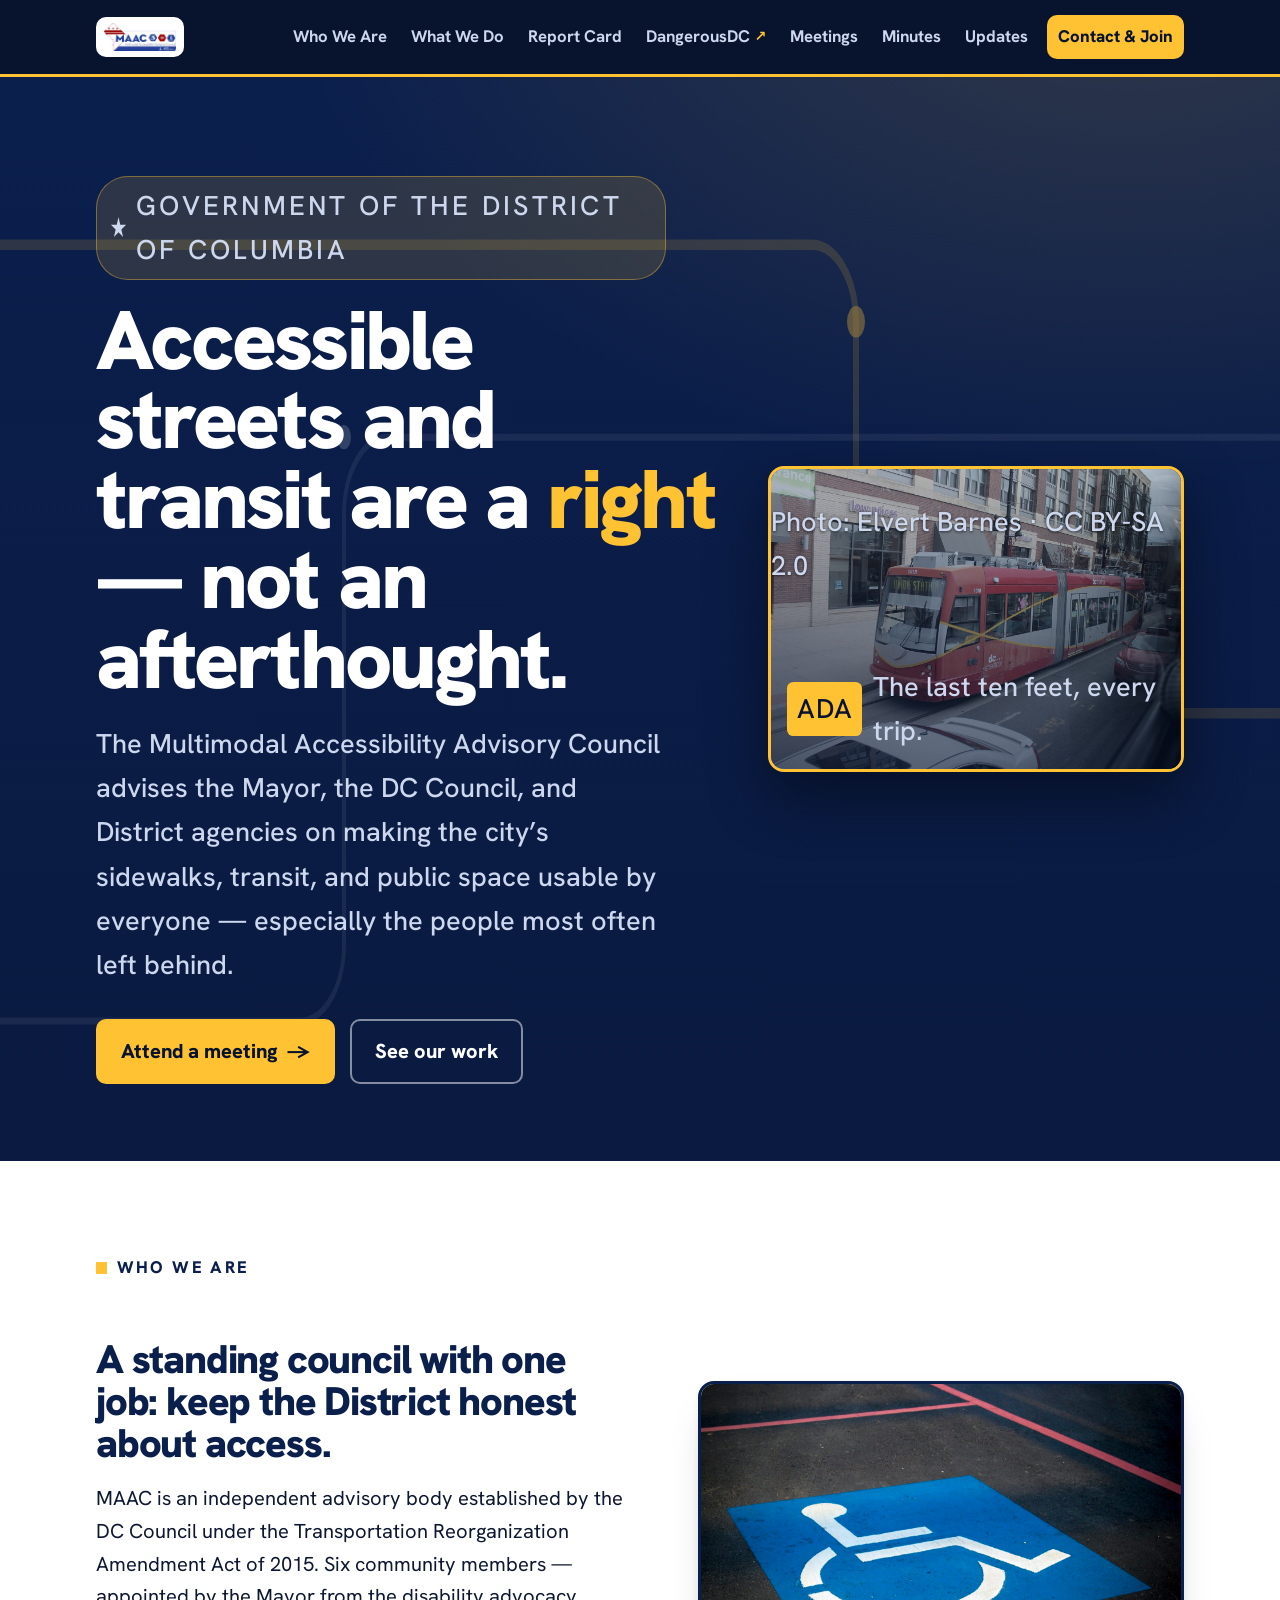
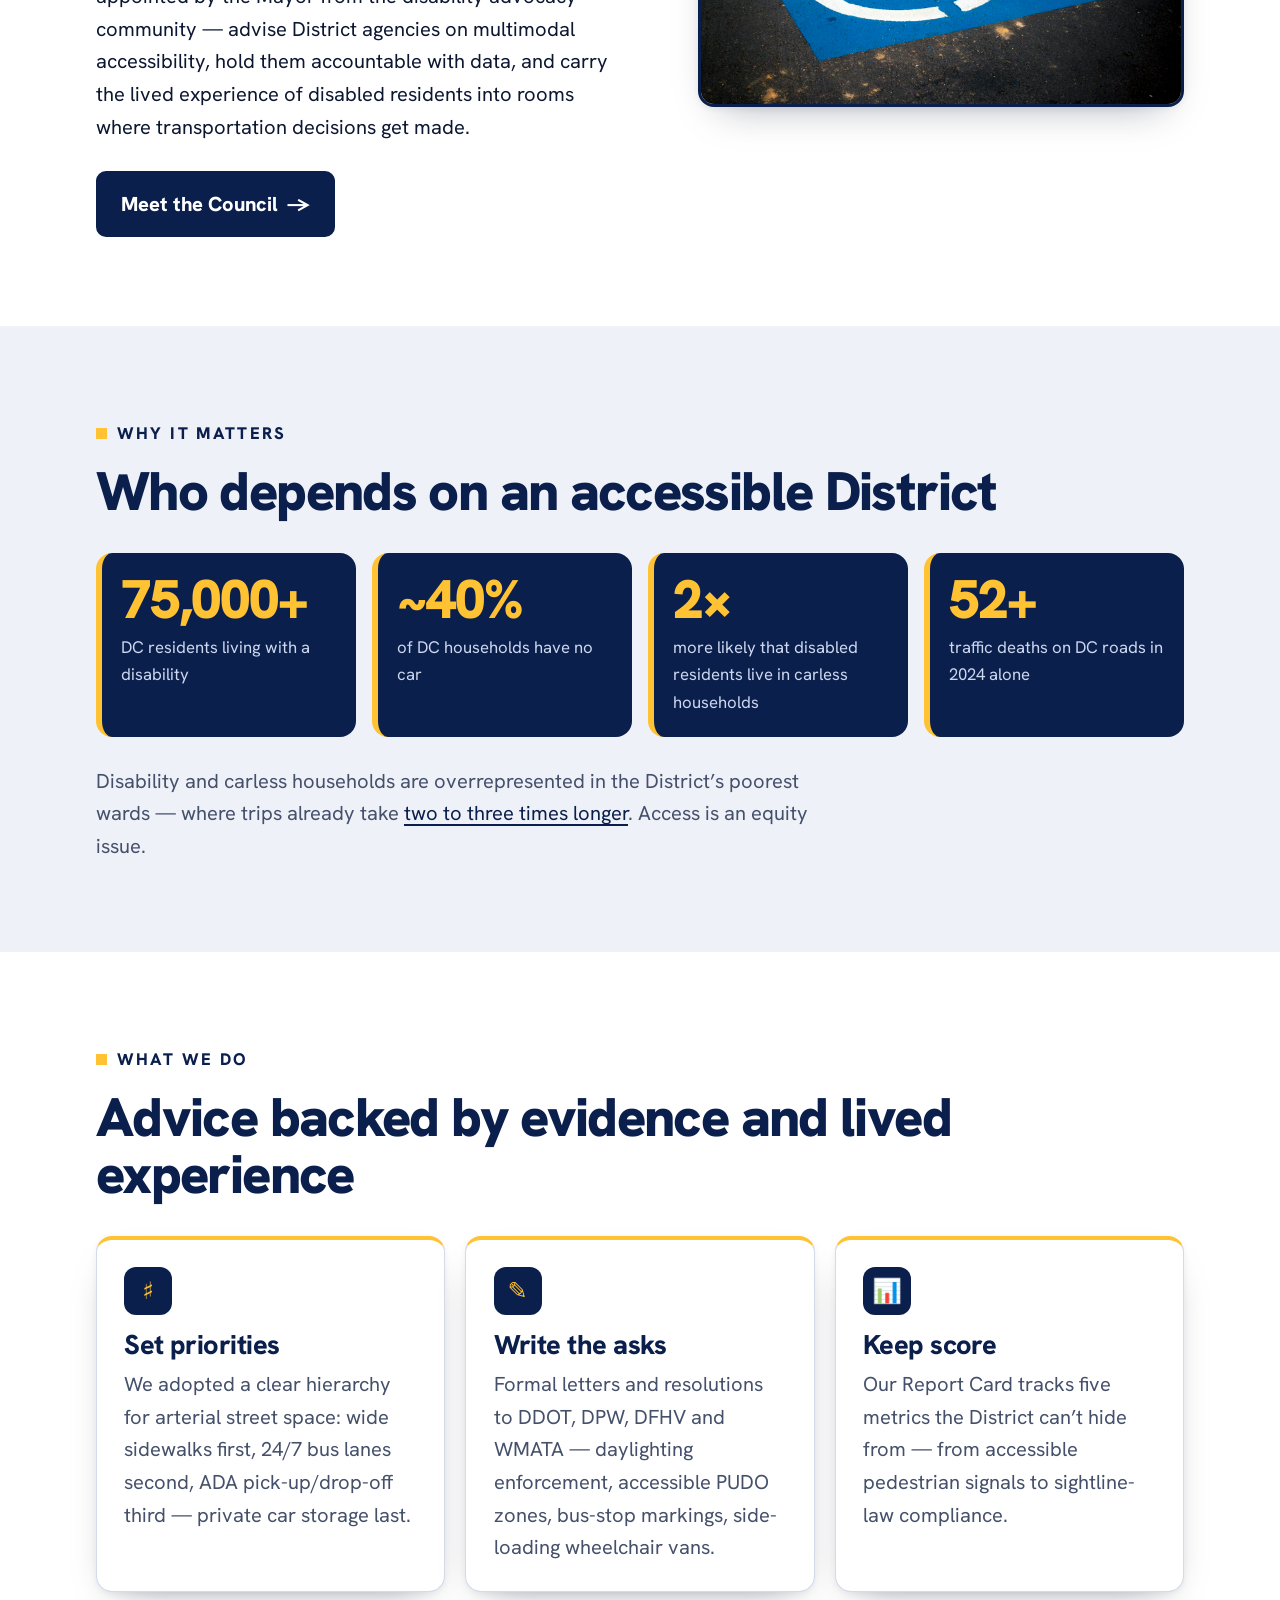
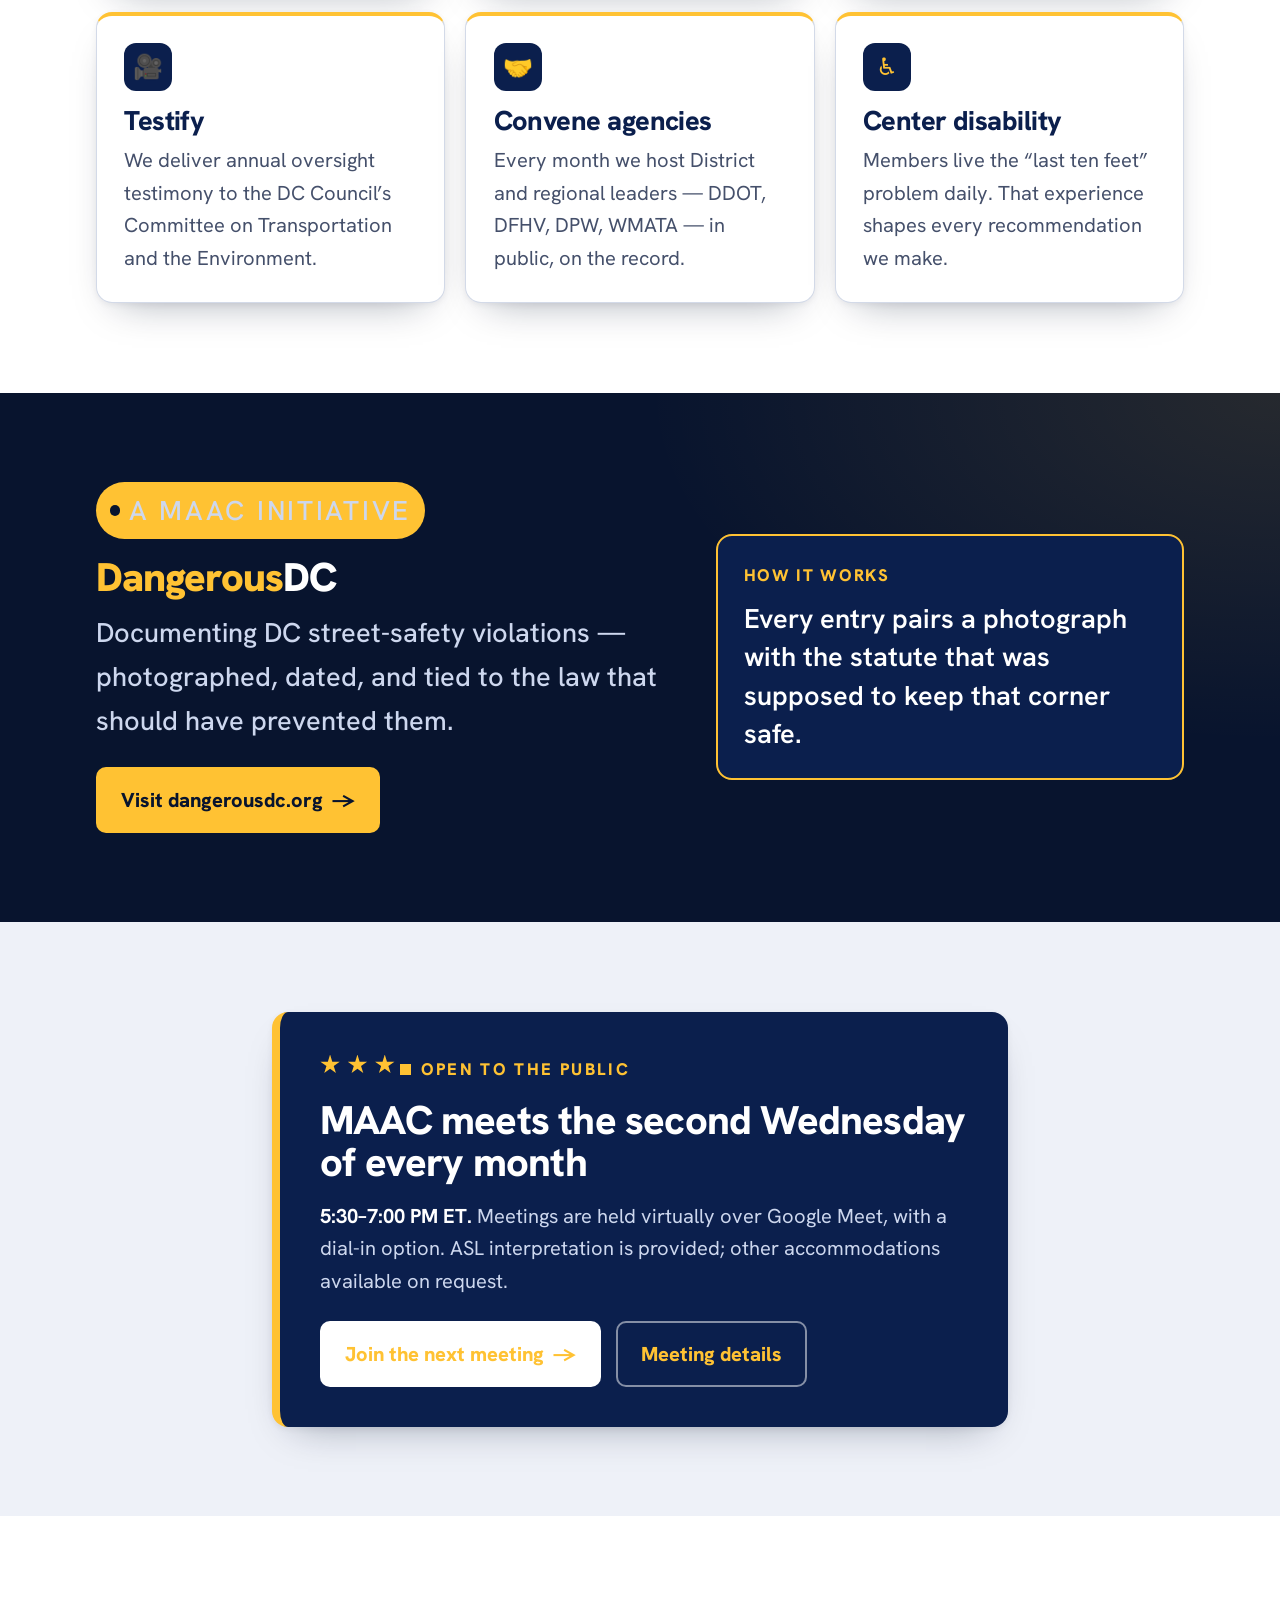
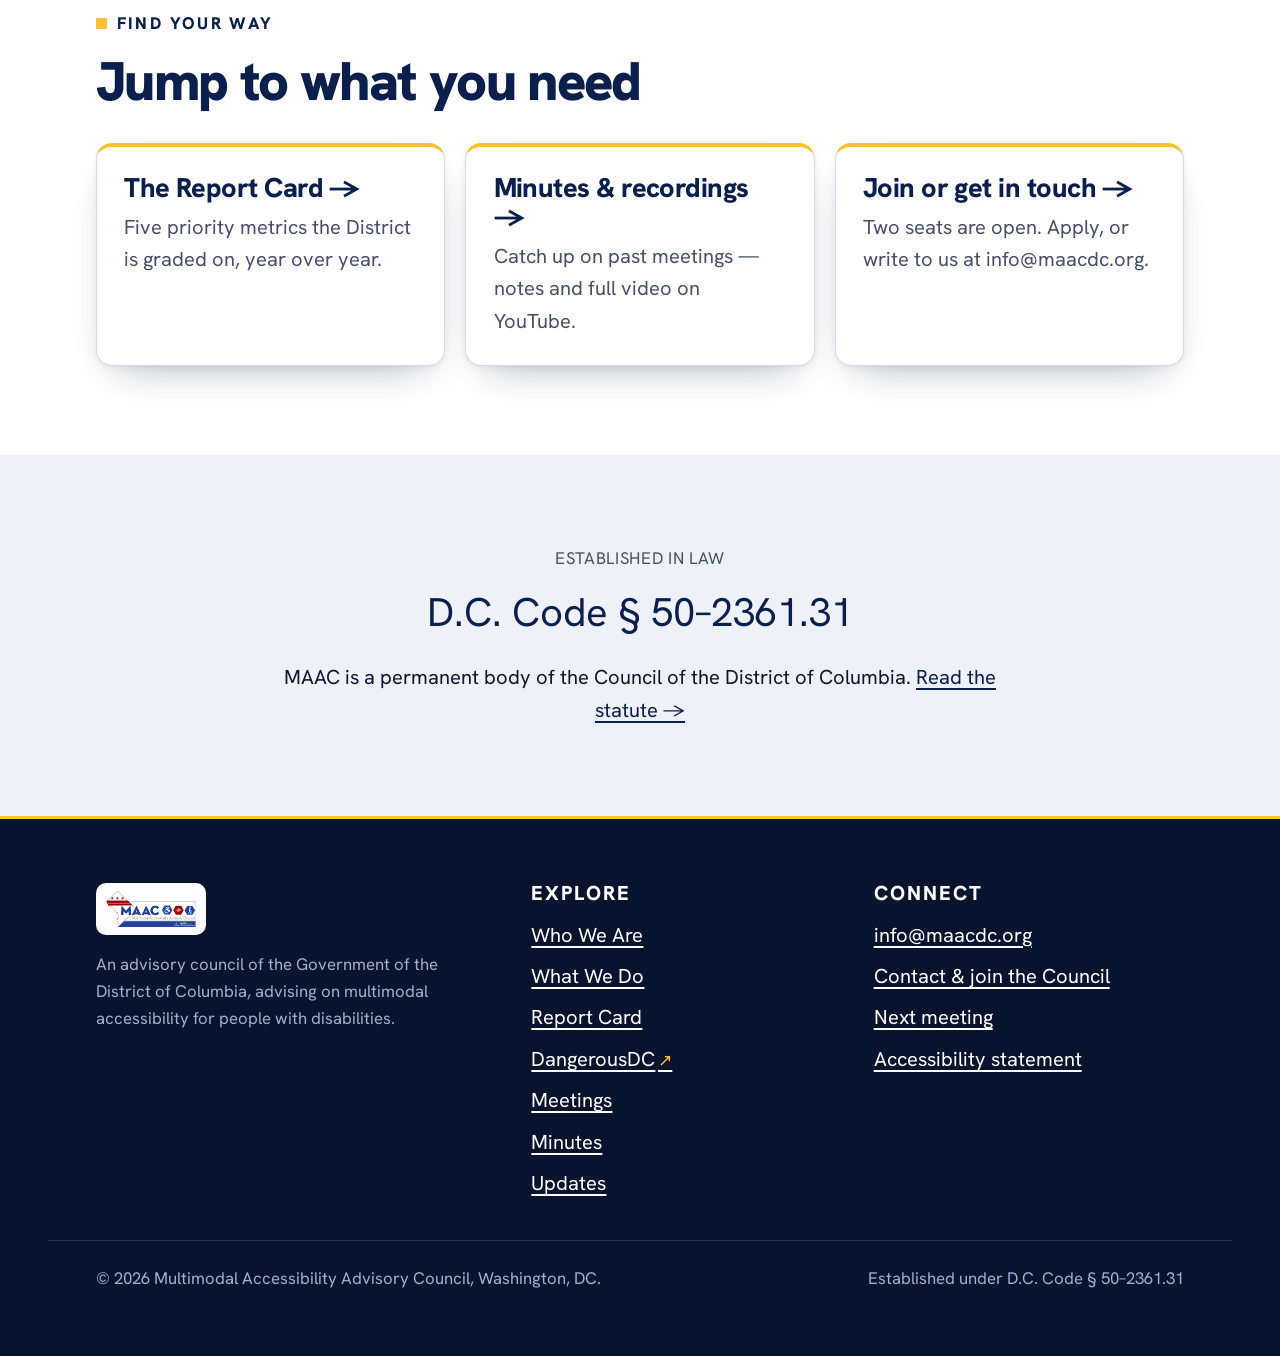
<file: index.html>
<!DOCTYPE html>
<html lang="en">
<head>
<meta charset="utf-8">
<meta name="viewport" content="width=device-width, initial-scale=1">
<title>MAAC — DC Multimodal Accessibility Advisory Council</title>
<meta name="description" content="The Multimodal Accessibility Advisory Council advises the Mayor, the DC Council, and District agencies on making transit and public space accessible to people with disabilities.">
<link rel="icon" href="assets/img/maac-logo.png">
<meta property="og:title" content="DC Multimodal Accessibility Advisory Council (MAAC)">
<meta property="og:description" content="Advising DC on accessible transit and public space for people with disabilities.">
<meta property="og:type" content="website">
<meta property="og:url" content="https://www.maacdc.org/">
<link rel="preconnect" href="https://fonts.googleapis.com">
<link rel="preconnect" href="https://fonts.gstatic.com" crossorigin>
<link href="https://fonts.googleapis.com/css2?family=Hanken+Grotesk:ital,wght@0,400;0,500;0,600;0,700;0,800;0,900;1,400&display=swap" rel="stylesheet">
<link rel="stylesheet" href="assets/css/styles.css">
</head>
<body>
<a class="skip-link" href="#main">Skip to main content</a>

<header class="site-header">
  <div class="container site-header__bar">
    <a class="brand" href="index.html" aria-label="MAAC home">
      <img src="assets/img/maac-logo.png" alt="" width="301" height="121">
      <span class="visually-hidden">Multimodal Accessibility Advisory Council — Home</span>
    </a>
    <button class="nav-toggle" aria-expanded="false" aria-controls="primary-nav"><span class="nav-toggle__label">Menu</span></button>
    <nav class="primary-nav" id="primary-nav" aria-label="Primary">
      <ul>
        <li><a href="who-we-are.html">Who We Are</a></li>
        <li><a href="what-we-do.html">What We Do</a></li>
        <li><a href="report-card.html">Report Card</a></li>
        <li><a class="ext" href="https://dangerousdc.org" target="_blank" rel="noopener noreferrer">DangerousDC<span class="visually-hidden"> (opens in a new tab)</span></a></li>
        <li><a href="meetings.html">Meetings</a></li>
        <li><a href="minutes.html">Minutes</a></li>
        <li><a href="updates.html">Updates</a></li>
        <li class="nav-cta"><a href="contact.html">Contact &amp; Join</a></li>
      </ul>
    </nav>
  </div>
</header>

<main id="main">

  <!-- HERO -->
  <section class="hero">
    <div class="hero__route" aria-hidden="true">
      <svg viewBox="0 0 1280 620" preserveAspectRatio="none" fill="none">
        <path d="M-60 96 H812 a44 44 0 0 1 44 44 V320 a44 44 0 0 0 44 44 H1360" stroke="#ffc233" stroke-width="6" stroke-opacity=".26"/>
        <path d="M-60 540 H300 a44 44 0 0 0 44 -44 V250 a44 44 0 0 1 44 -44 H1360" stroke="#ffffff" stroke-width="4" stroke-opacity=".12"/>
        <circle cx="856" cy="140" r="9" fill="#ffc233" fill-opacity=".6"/>
        <circle cx="344" cy="206" r="7" fill="#ffffff" fill-opacity=".3"/>
      </svg>
    </div>
    <div class="container hero__inner">
      <div class="hero__lead">
        <p class="hero__kicker reveal"><span class="starbox" aria-hidden="true"></span> Government of the District of Columbia</p>
        <h1 class="reveal d1">Accessible streets and transit are a <em>right</em> &mdash; not an afterthought.</h1>
        <p class="reveal d2">The Multimodal Accessibility Advisory Council advises the Mayor, the DC Council, and District agencies on making the city&rsquo;s sidewalks, transit, and public space usable by everyone &mdash; especially the people most often left behind.</p>
        <div class="hero__actions reveal d3">
          <a class="btn btn--primary" href="meetings.html">Attend a meeting <span class="btn__arrow" aria-hidden="true">&rarr;</span></a>
          <a class="btn btn--ghost" href="what-we-do.html">See our work</a>
        </div>
      </div>
      <div class="hero__tile reveal d2">
        <img src="assets/img/hero-streetcar.jpg" alt="A red DC Streetcar bound for Union Station runs along H Street NE.">
        <p class="hero__pin"><span class="chip">ADA</span> The last ten feet, every trip.</p>
        <p class="hero__credit">Photo: Elvert Barnes &middot; CC BY-SA 2.0</p>
      </div>
    </div>
  </section>

  <!-- MISSION / WHAT WE ARE -->
  <section class="section">
    <div class="container split">
      <div class="prose">
        <p class="section__eyebrow">Who we are</p>
        <h2 class="section__title display">A standing council with one job: keep the District honest about access.</h2>
        <p>MAAC is an independent advisory body established by the DC Council under the Transportation Reorganization Amendment Act of 2015. Six community members &mdash; appointed by the Mayor from the disability advocacy community &mdash; advise District agencies on multimodal accessibility, hold them accountable with data, and carry the lived experience of disabled residents into rooms where transportation decisions get made.</p>
        <div class="lead-actions">
          <a class="btn btn--navy" href="who-we-are.html">Meet the Council <span class="btn__arrow" aria-hidden="true">&rarr;</span></a>
        </div>
      </div>
      <img src="assets/img/about-maacdc.jpeg" alt="A person using a white cane crosses a District of Columbia street at a marked crosswalk." width="1500" height="1000" loading="lazy">
    </div>
  </section>

  <!-- THE PROBLEM, IN NUMBERS -->
  <section class="section section--tint">
    <div class="container">
      <p class="section__eyebrow">Why it matters</p>
      <h2 class="section__title display">Who depends on an accessible District</h2>
      <div class="stats" style="margin-top:2rem;">
        <div class="stat"><div class="figure">75,000+</div><div class="label">DC residents living with a disability</div></div>
        <div class="stat"><div class="figure">~40%</div><div class="label">of DC households have no car</div></div>
        <div class="stat"><div class="figure">2&times;</div><div class="label">more likely that disabled residents live in carless households</div></div>
        <div class="stat"><div class="figure">52+</div><div class="label">traffic deaths on DC roads in 2024 alone</div></div>
      </div>
      <p style="margin-top:1.75rem; color:var(--ink-soft);">Disability and carless households are overrepresented in the District&rsquo;s poorest wards &mdash; where trips already take <a href="https://www.karthik.link/timetax">two to three times longer</a>. Access is an equity issue.</p>
    </div>
  </section>

  <!-- WHAT WE DO -->
  <section class="section">
    <div class="container">
      <p class="section__eyebrow">What we do</p>
      <h2 class="section__title display">Advice backed by evidence and lived experience</h2>
      <div class="grid grid--3" style="margin-top:2rem;">
        <div class="card"><div class="card__icon" aria-hidden="true">&#9839;</div><h3>Set priorities</h3><p>We adopted a clear hierarchy for arterial street space: wide sidewalks first, 24/7 bus lanes second, ADA pick-up/drop-off third &mdash; private car storage last.</p></div>
        <div class="card"><div class="card__icon" aria-hidden="true">&#9998;</div><h3>Write the asks</h3><p>Formal letters and resolutions to DDOT, DPW, DFHV and WMATA &mdash; daylighting enforcement, accessible PUDO zones, bus-stop markings, side-loading wheelchair vans.</p></div>
        <div class="card"><div class="card__icon" aria-hidden="true">&#128202;</div><h3>Keep score</h3><p>Our Report Card tracks five metrics the District can&rsquo;t hide from &mdash; from accessible pedestrian signals to sightline-law compliance.</p></div>
        <div class="card"><div class="card__icon" aria-hidden="true">&#127909;</div><h3>Testify</h3><p>We deliver annual oversight testimony to the DC Council&rsquo;s Committee on Transportation and the Environment.</p></div>
        <div class="card"><div class="card__icon" aria-hidden="true">&#129309;</div><h3>Convene agencies</h3><p>Every month we host District and regional leaders &mdash; DDOT, DFHV, DPW, WMATA &mdash; in public, on the record.</p></div>
        <div class="card"><div class="card__icon" aria-hidden="true">&#9855;</div><h3>Center disability</h3><p>Members live the &ldquo;last ten feet&rdquo; problem daily. That experience shapes every recommendation we make.</p></div>
      </div>
    </div>
  </section>

  <!-- DANGEROUSDC INITIATIVE -->
  <section class="ddc section">
    <div class="container ddc__inner">
      <div>
        <p class="ddc__tag"><span class="dot" aria-hidden="true"></span> A MAAC initiative</p>
        <h2><span class="hot">Dangerous</span>DC</h2>
        <p>Documenting DC street-safety violations &mdash; photographed, dated, and tied to the law that should have prevented them.</p>
        <div class="hero__actions" style="margin-top:1.5rem;">
          <a class="btn btn--primary" href="https://dangerousdc.org" target="_blank" rel="noopener noreferrer">Visit dangerousdc.org <span class="btn__arrow" aria-hidden="true">&rarr;</span><span class="visually-hidden"> (opens in a new tab)</span></a>
        </div>
      </div>
      <div class="ddc__card">
        <p class="k">How it works</p>
        <p class="v">Every entry pairs a photograph with the statute that was supposed to keep that corner safe.</p>
      </div>
    </div>
  </section>

  <!-- NEXT MEETING CALLOUT -->
  <section class="section section--tint">
    <div class="container narrow">
      <div class="callout">
        <span class="stars" aria-hidden="true"><span class="starbox"></span><span class="starbox"></span><span class="starbox"></span></span>
        <p class="section__eyebrow" style="color:var(--star);">Open to the public</p>
        <h2 class="section__title" style="color:#fff; font-size:var(--step-2);">MAAC meets the second Wednesday of every month</h2>
        <p><strong style="color:#fff;">5:30&ndash;7:00 PM ET.</strong> Meetings are held virtually over Google Meet, with a dial-in option. ASL interpretation is provided; other accommodations available on request.</p>
        <div class="hero__actions" style="margin-top:1.5rem;">
          <a class="btn btn--light" href="https://www.maacdc.link/meeting">Join the next meeting <span class="btn__arrow" aria-hidden="true">&rarr;</span></a>
          <a class="btn btn--ghost" href="meetings.html">Meeting details</a>
        </div>
      </div>
    </div>
  </section>

  <!-- QUICK LINKS -->
  <section class="section">
    <div class="container">
      <p class="section__eyebrow">Find your way</p>
      <h2 class="section__title display">Jump to what you need</h2>
      <div class="quicklinks" style="margin-top:2rem;">
        <a class="card card--link" href="report-card.html" style="text-decoration:none;">
          <h3>The Report Card &rarr;</h3><p>Five priority metrics the District is graded on, year over year.</p>
        </a>
        <a class="card card--link" href="minutes.html" style="text-decoration:none;">
          <h3>Minutes &amp; recordings &rarr;</h3><p>Catch up on past meetings &mdash; notes and full video on YouTube.</p>
        </a>
        <a class="card card--link" href="contact.html" style="text-decoration:none;">
          <h3>Join or get in touch &rarr;</h3><p>Two seats are open. Apply, or write to us at info@maacdc.org.</p>
        </a>
      </div>
    </div>
  </section>

  <!-- STATUTE STRIP -->
  <section class="section section--tint">
    <div class="container narrow center">
      <p style="color:var(--ink-soft); font-size:var(--step--1); letter-spacing:.04em;">ESTABLISHED IN LAW</p>
      <p style="font-family:var(--font-display); font-size:var(--step-2); color:var(--navy); margin-top:.5rem;">D.C. Code &sect; 50&ndash;2361.31</p>
      <p style="margin:1rem auto 0;">MAAC is a permanent body of the Council of the District of Columbia. <a href="https://code.dccouncil.gov/us/dc/council/code/sections/50-2361.31">Read the statute &rarr;</a></p>
    </div>
  </section>

</main>

<footer class="site-footer">
  <div class="container footer-grid">
    <div>
      <div class="brand-foot"><img src="assets/img/maac-logo.png" alt="Multimodal Accessibility Advisory Council" width="301" height="121"></div>
      <p class="foot-note">An advisory council of the Government of the District of Columbia, advising on multimodal accessibility for people with disabilities.</p>
    </div>
    <div>
      <h2>Explore</h2>
      <ul>
        <li><a href="who-we-are.html">Who We Are</a></li>
        <li><a href="what-we-do.html">What We Do</a></li>
        <li><a href="report-card.html">Report Card</a></li>
        <li><a class="ext" href="https://dangerousdc.org" target="_blank" rel="noopener noreferrer">DangerousDC<span class="visually-hidden"> (opens in a new tab)</span></a></li>
        <li><a href="meetings.html">Meetings</a></li>
        <li><a href="minutes.html">Minutes</a></li>
        <li><a href="updates.html">Updates</a></li>
      </ul>
    </div>
    <div>
      <h2>Connect</h2>
      <ul>
        <li><a href="mailto:info@maacdc.org">info@maacdc.org</a></li>
        <li><a href="contact.html">Contact &amp; join the Council</a></li>
        <li><a href="https://www.maacdc.link/meeting">Next meeting</a></li>
        <li><a href="accessibility.html">Accessibility statement</a></li>
      </ul>
    </div>
  </div>
  <div class="container footer-bottom">
    <span>&copy; 2026 Multimodal Accessibility Advisory Council, Washington, DC.</span>
    <span>Established under D.C. Code &sect; 50&ndash;2361.31</span>
  </div>
</footer>

<script src="assets/js/nav.js" defer></script>
</body>
</html>
</file>
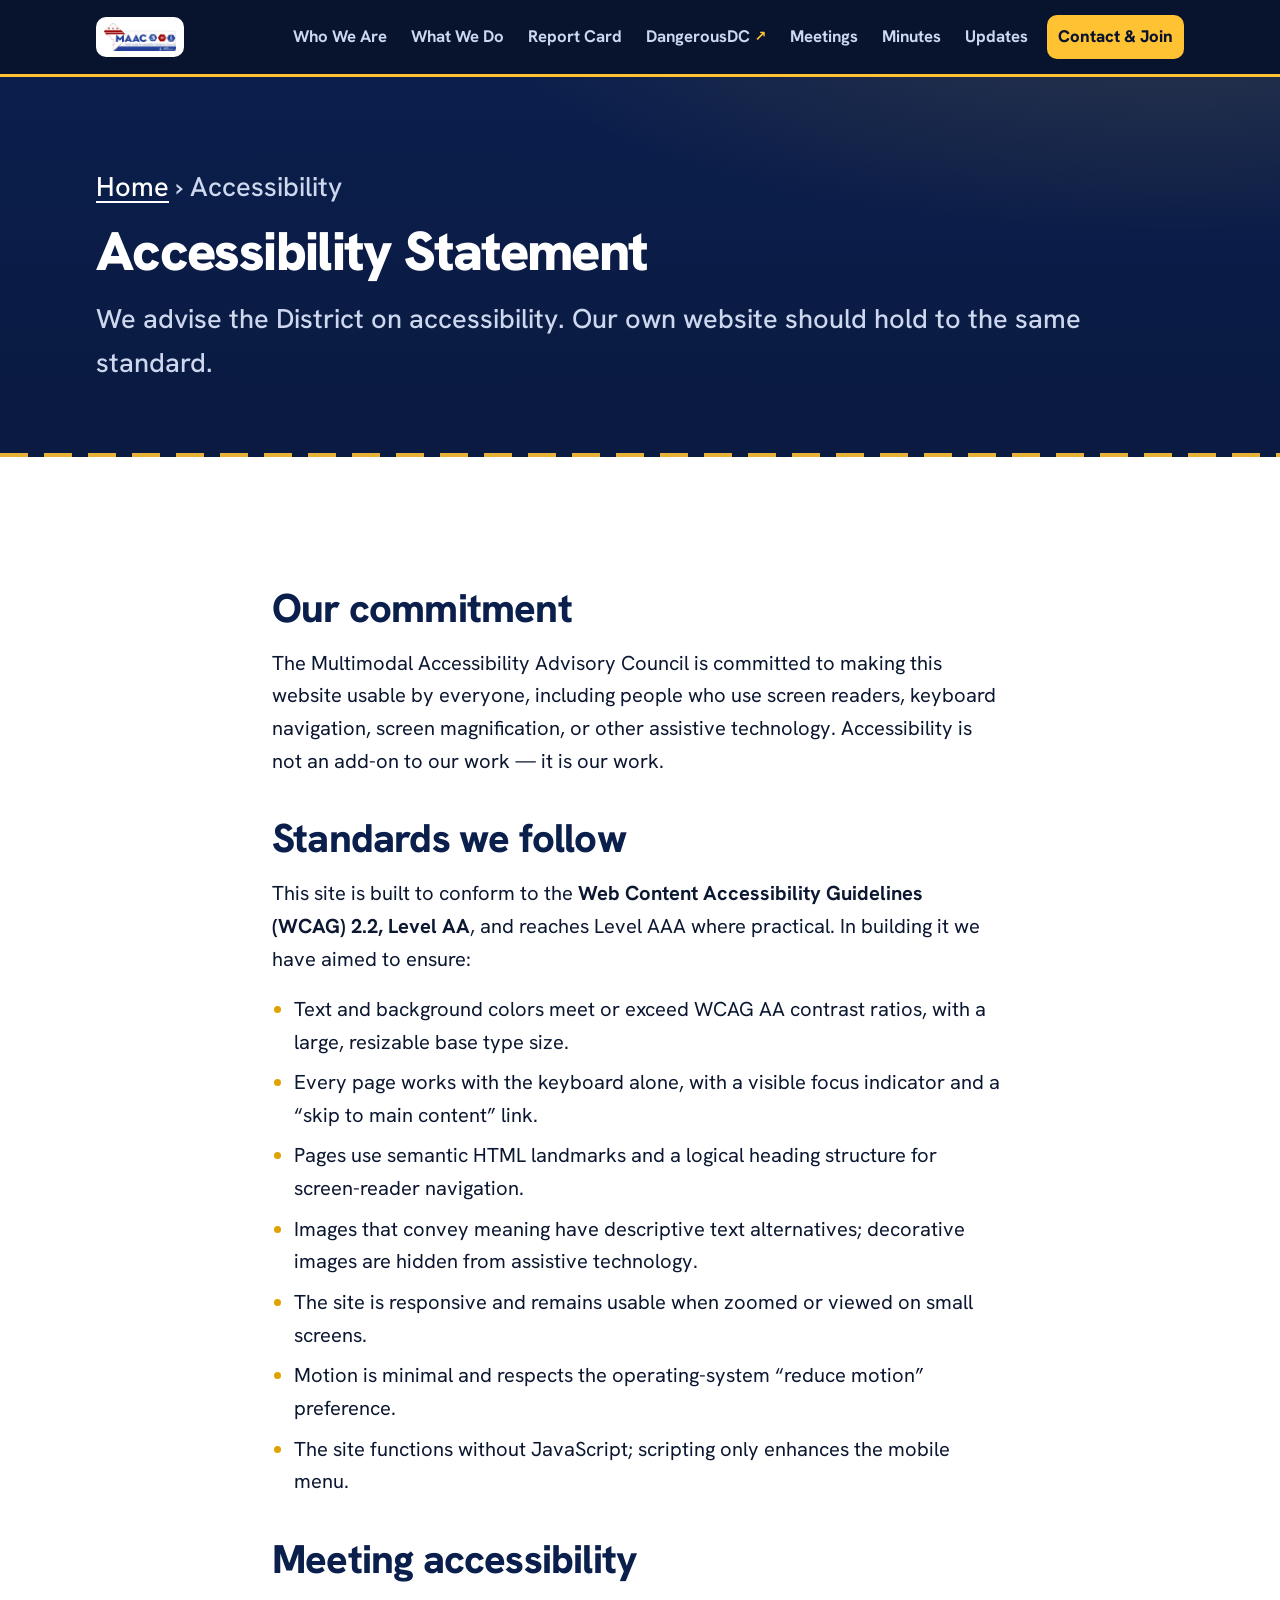
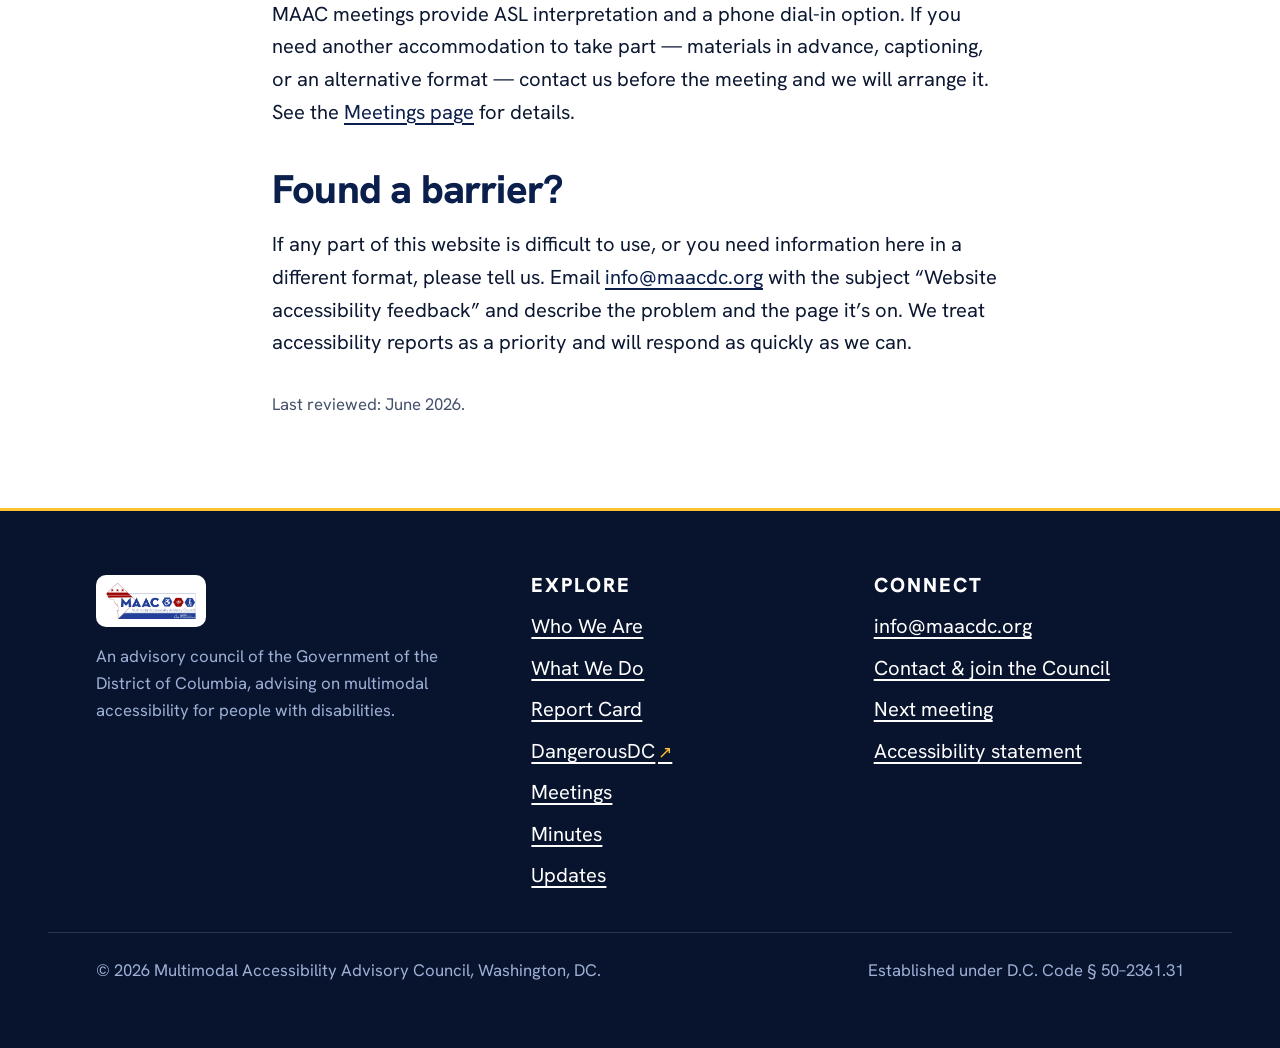
<file: accessibility.html>
<!DOCTYPE html>
<html lang="en">
<head>
<meta charset="utf-8">
<meta name="viewport" content="width=device-width, initial-scale=1">
<title>Accessibility Statement — MAAC</title>
<meta name="description" content="The MAAC website's commitment to accessibility, the standards it follows, and how to report a barrier.">
<link rel="icon" href="assets/img/maac-logo.png">
<link rel="preconnect" href="https://fonts.googleapis.com">
<link rel="preconnect" href="https://fonts.gstatic.com" crossorigin>
<link href="https://fonts.googleapis.com/css2?family=Hanken+Grotesk:ital,wght@0,400;0,500;0,600;0,700;0,800;0,900;1,400&display=swap" rel="stylesheet">
<link rel="stylesheet" href="assets/css/styles.css">
</head>
<body>
<a class="skip-link" href="#main">Skip to main content</a>

<header class="site-header">
  <div class="container site-header__bar">
    <a class="brand" href="index.html" aria-label="MAAC home">
      <img src="assets/img/maac-logo.png" alt="" width="301" height="121">
      <span class="visually-hidden">Multimodal Accessibility Advisory Council — Home</span>
    </a>
    <button class="nav-toggle" aria-expanded="false" aria-controls="primary-nav"><span class="nav-toggle__label">Menu</span></button>
    <nav class="primary-nav" id="primary-nav" aria-label="Primary">
      <ul>
        <li><a href="who-we-are.html">Who We Are</a></li>
        <li><a href="what-we-do.html">What We Do</a></li>
        <li><a href="report-card.html">Report Card</a></li>
        <li><a class="ext" href="https://dangerousdc.org" target="_blank" rel="noopener noreferrer">DangerousDC<span class="visually-hidden"> (opens in a new tab)</span></a></li>
        <li><a href="meetings.html">Meetings</a></li>
        <li><a href="minutes.html">Minutes</a></li>
        <li><a href="updates.html">Updates</a></li>
        <li class="nav-cta"><a href="contact.html">Contact &amp; Join</a></li>
      </ul>
    </nav>
  </div>
</header>

<main id="main">
  <div class="page-head">
    <div class="container page-head__inner">
      <p class="breadcrumb"><a href="index.html">Home</a> &rsaquo; Accessibility</p>
      <h1>Accessibility Statement</h1>
      <p>We advise the District on accessibility. Our own website should hold to the same standard.</p>
    </div>
  </div>

  <section class="section">
    <div class="container narrow prose">
      <h2>Our commitment</h2>
      <p>The Multimodal Accessibility Advisory Council is committed to making this website usable by everyone, including people who use screen readers, keyboard navigation, screen magnification, or other assistive technology. Accessibility is not an add-on to our work &mdash; it is our work.</p>

      <h2>Standards we follow</h2>
      <p>This site is built to conform to the <strong>Web Content Accessibility Guidelines (WCAG) 2.2, Level AA</strong>, and reaches Level AAA where practical. In building it we have aimed to ensure:</p>
      <ul>
        <li>Text and background colors meet or exceed WCAG AA contrast ratios, with a large, resizable base type size.</li>
        <li>Every page works with the keyboard alone, with a visible focus indicator and a &ldquo;skip to main content&rdquo; link.</li>
        <li>Pages use semantic HTML landmarks and a logical heading structure for screen-reader navigation.</li>
        <li>Images that convey meaning have descriptive text alternatives; decorative images are hidden from assistive technology.</li>
        <li>The site is responsive and remains usable when zoomed or viewed on small screens.</li>
        <li>Motion is minimal and respects the operating-system &ldquo;reduce motion&rdquo; preference.</li>
        <li>The site functions without JavaScript; scripting only enhances the mobile menu.</li>
      </ul>

      <h2>Meeting accessibility</h2>
      <p>MAAC meetings provide ASL interpretation and a phone dial-in option. If you need another accommodation to take part &mdash; materials in advance, captioning, or an alternative format &mdash; contact us before the meeting and we will arrange it. See the <a href="meetings.html">Meetings page</a> for details.</p>

      <h2>Found a barrier?</h2>
      <p>If any part of this website is difficult to use, or you need information here in a different format, please tell us. Email <a href="mailto:info@maacdc.org?subject=Website%20accessibility%20feedback">info@maacdc.org</a> with the subject &ldquo;Website accessibility feedback&rdquo; and describe the problem and the page it&rsquo;s on. We treat accessibility reports as a priority and will respond as quickly as we can.</p>

      <p style="margin-top:2rem; color:var(--ink-soft); font-size:var(--step--1);">Last reviewed: June 2026.</p>
    </div>
  </section>
</main>

<footer class="site-footer">
  <div class="container footer-grid">
    <div>
      <div class="brand-foot"><img src="assets/img/maac-logo.png" alt="Multimodal Accessibility Advisory Council" width="301" height="121"></div>
      <p class="foot-note">An advisory council of the Government of the District of Columbia, advising on multimodal accessibility for people with disabilities.</p>
    </div>
    <div>
      <h2>Explore</h2>
      <ul>
        <li><a href="who-we-are.html">Who We Are</a></li>
        <li><a href="what-we-do.html">What We Do</a></li>
        <li><a href="report-card.html">Report Card</a></li>
        <li><a class="ext" href="https://dangerousdc.org" target="_blank" rel="noopener noreferrer">DangerousDC<span class="visually-hidden"> (opens in a new tab)</span></a></li>
        <li><a href="meetings.html">Meetings</a></li>
        <li><a href="minutes.html">Minutes</a></li>
        <li><a href="updates.html">Updates</a></li>
      </ul>
    </div>
    <div>
      <h2>Connect</h2>
      <ul>
        <li><a href="mailto:info@maacdc.org">info@maacdc.org</a></li>
        <li><a href="contact.html">Contact &amp; join the Council</a></li>
        <li><a href="https://www.maacdc.link/meeting">Next meeting</a></li>
        <li><a href="accessibility.html">Accessibility statement</a></li>
      </ul>
    </div>
  </div>
  <div class="container footer-bottom">
    <span>&copy; 2026 Multimodal Accessibility Advisory Council, Washington, DC.</span>
    <span>Established under D.C. Code &sect; 50&ndash;2361.31</span>
  </div>
</footer>

<script src="assets/js/nav.js" defer></script>
</body>
</html>
</file>
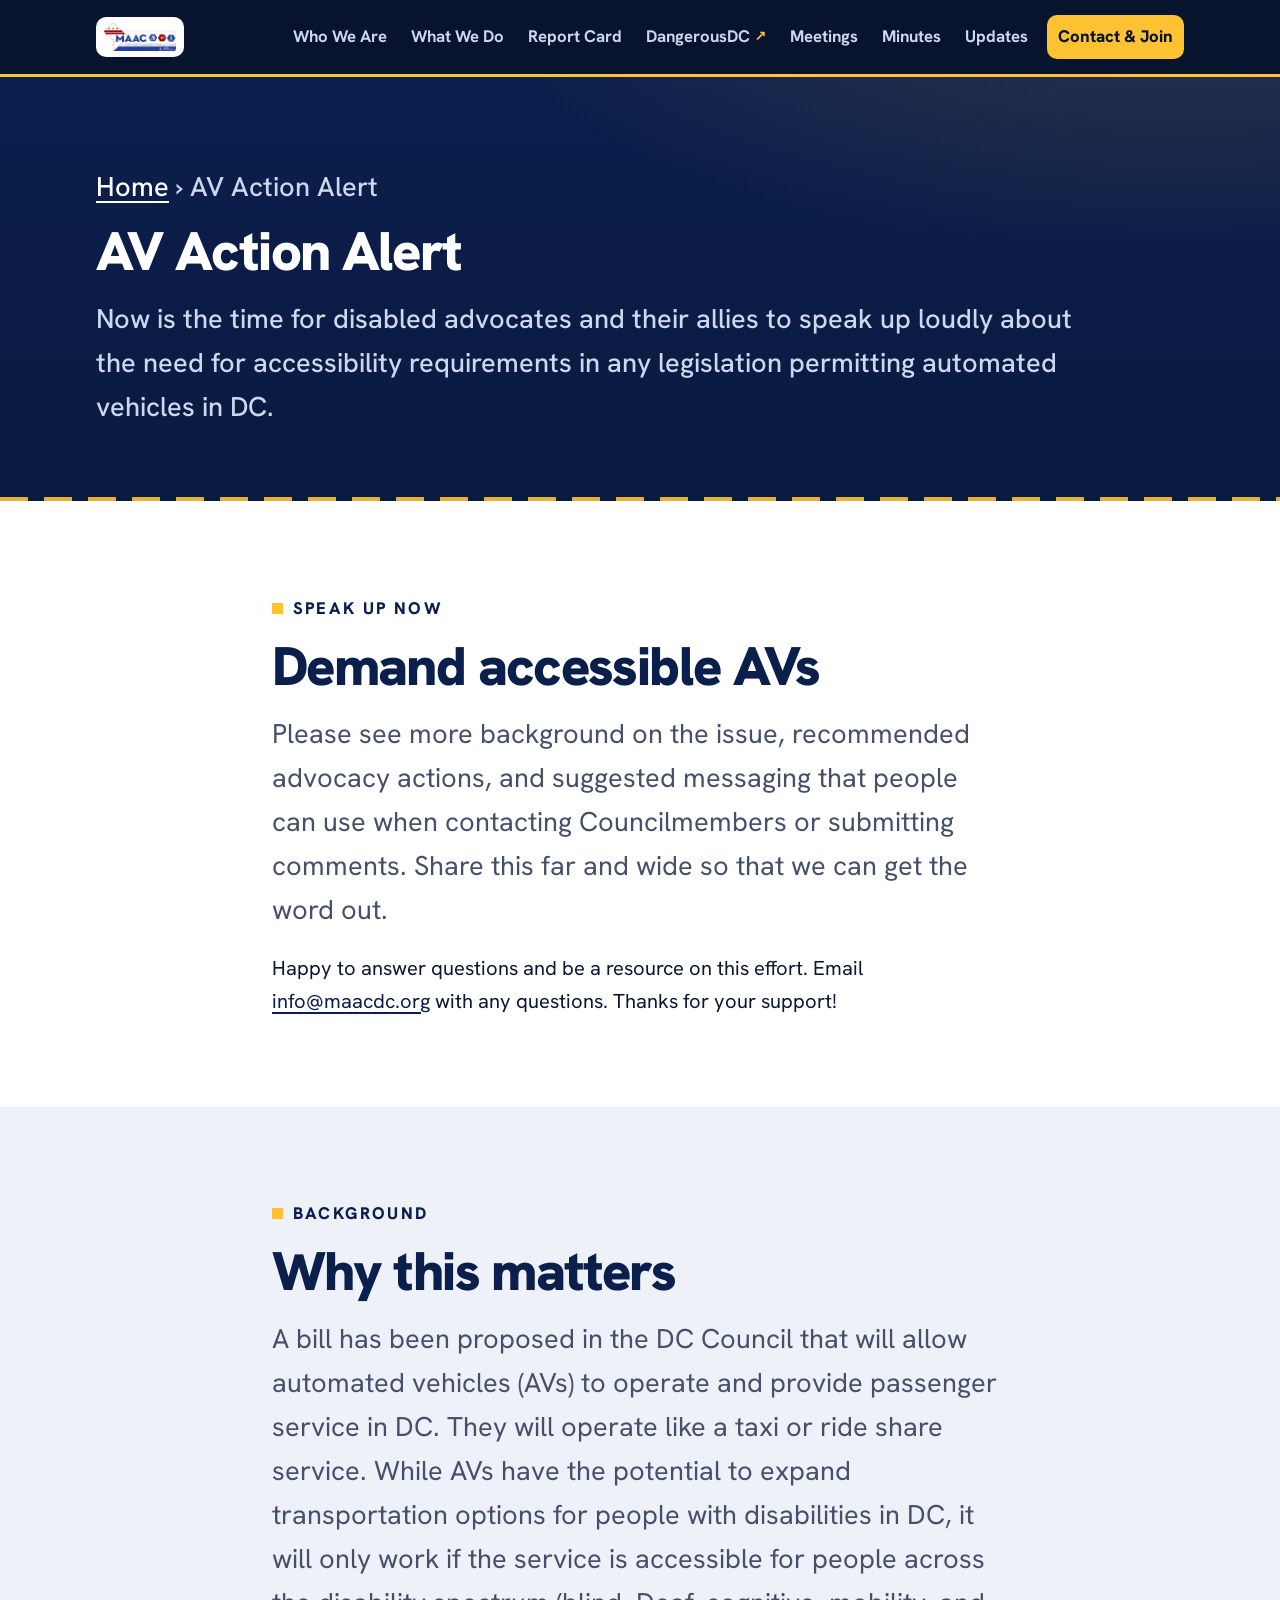
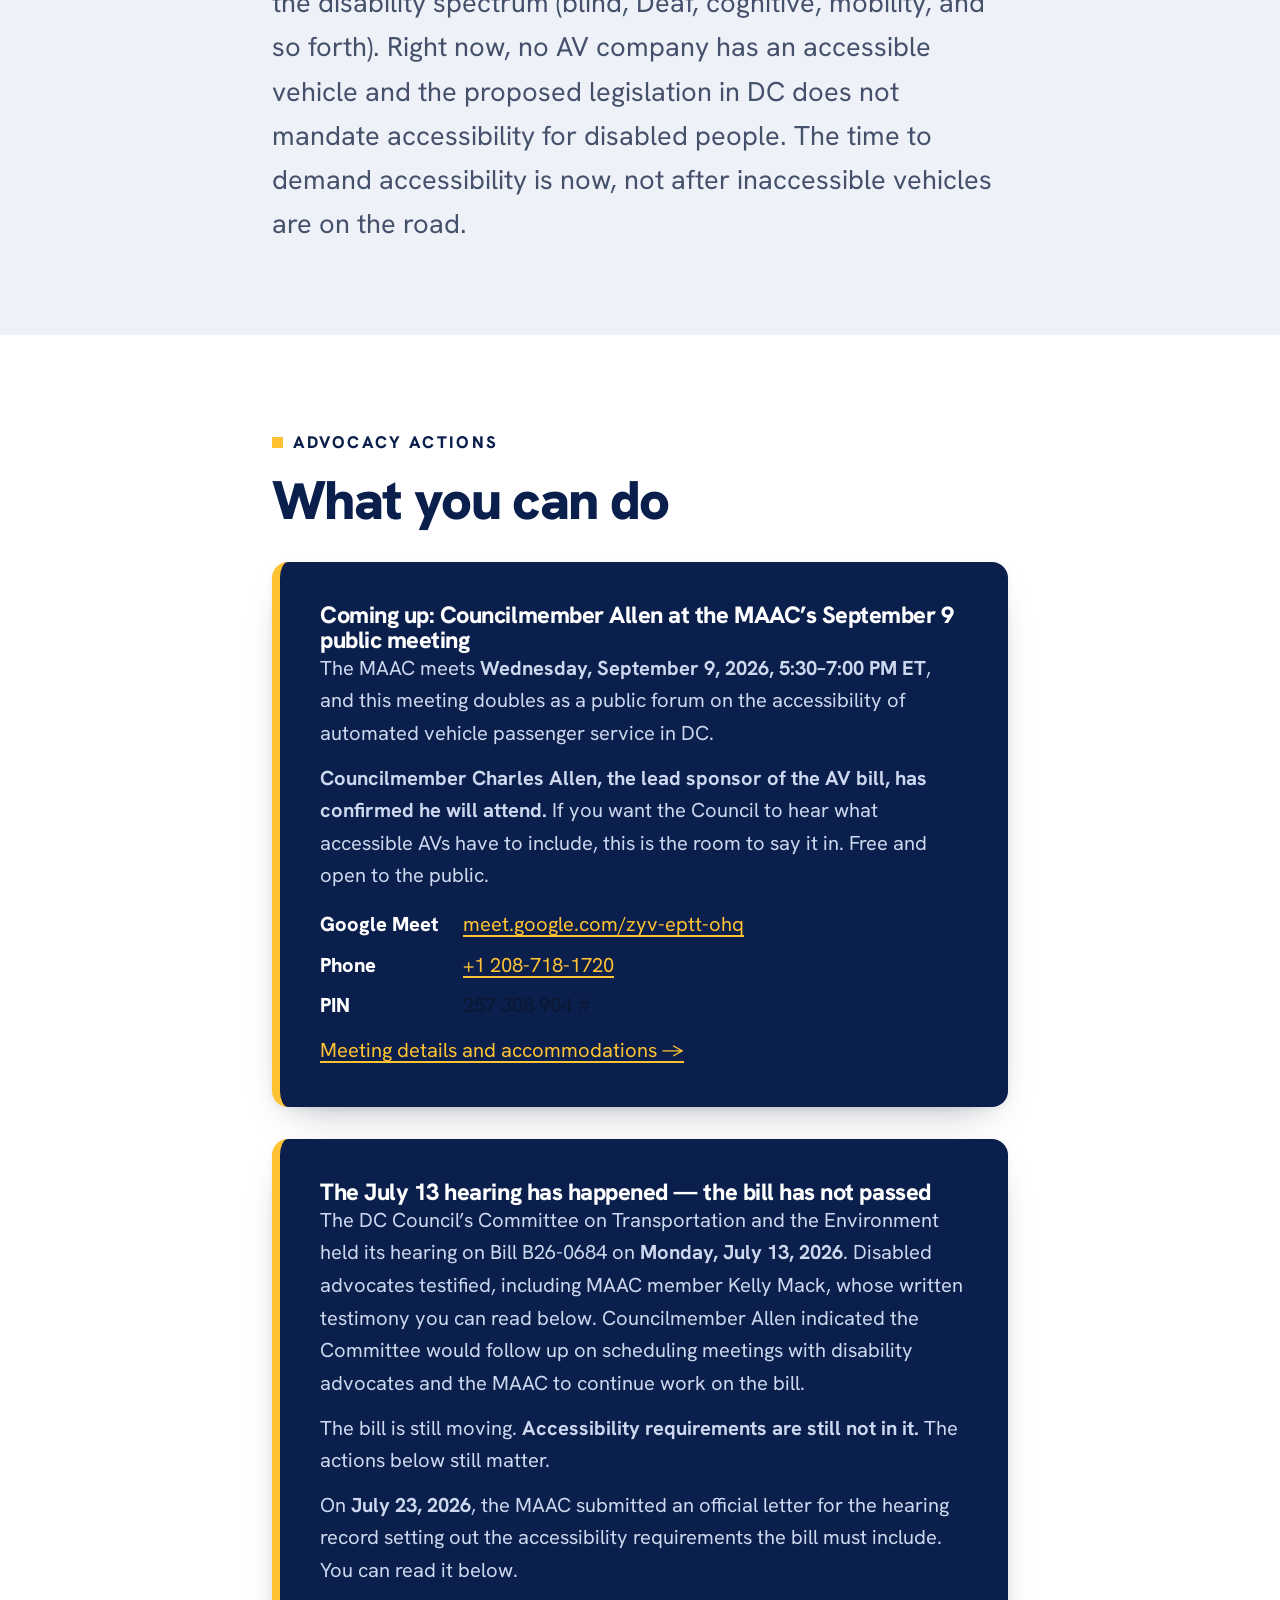
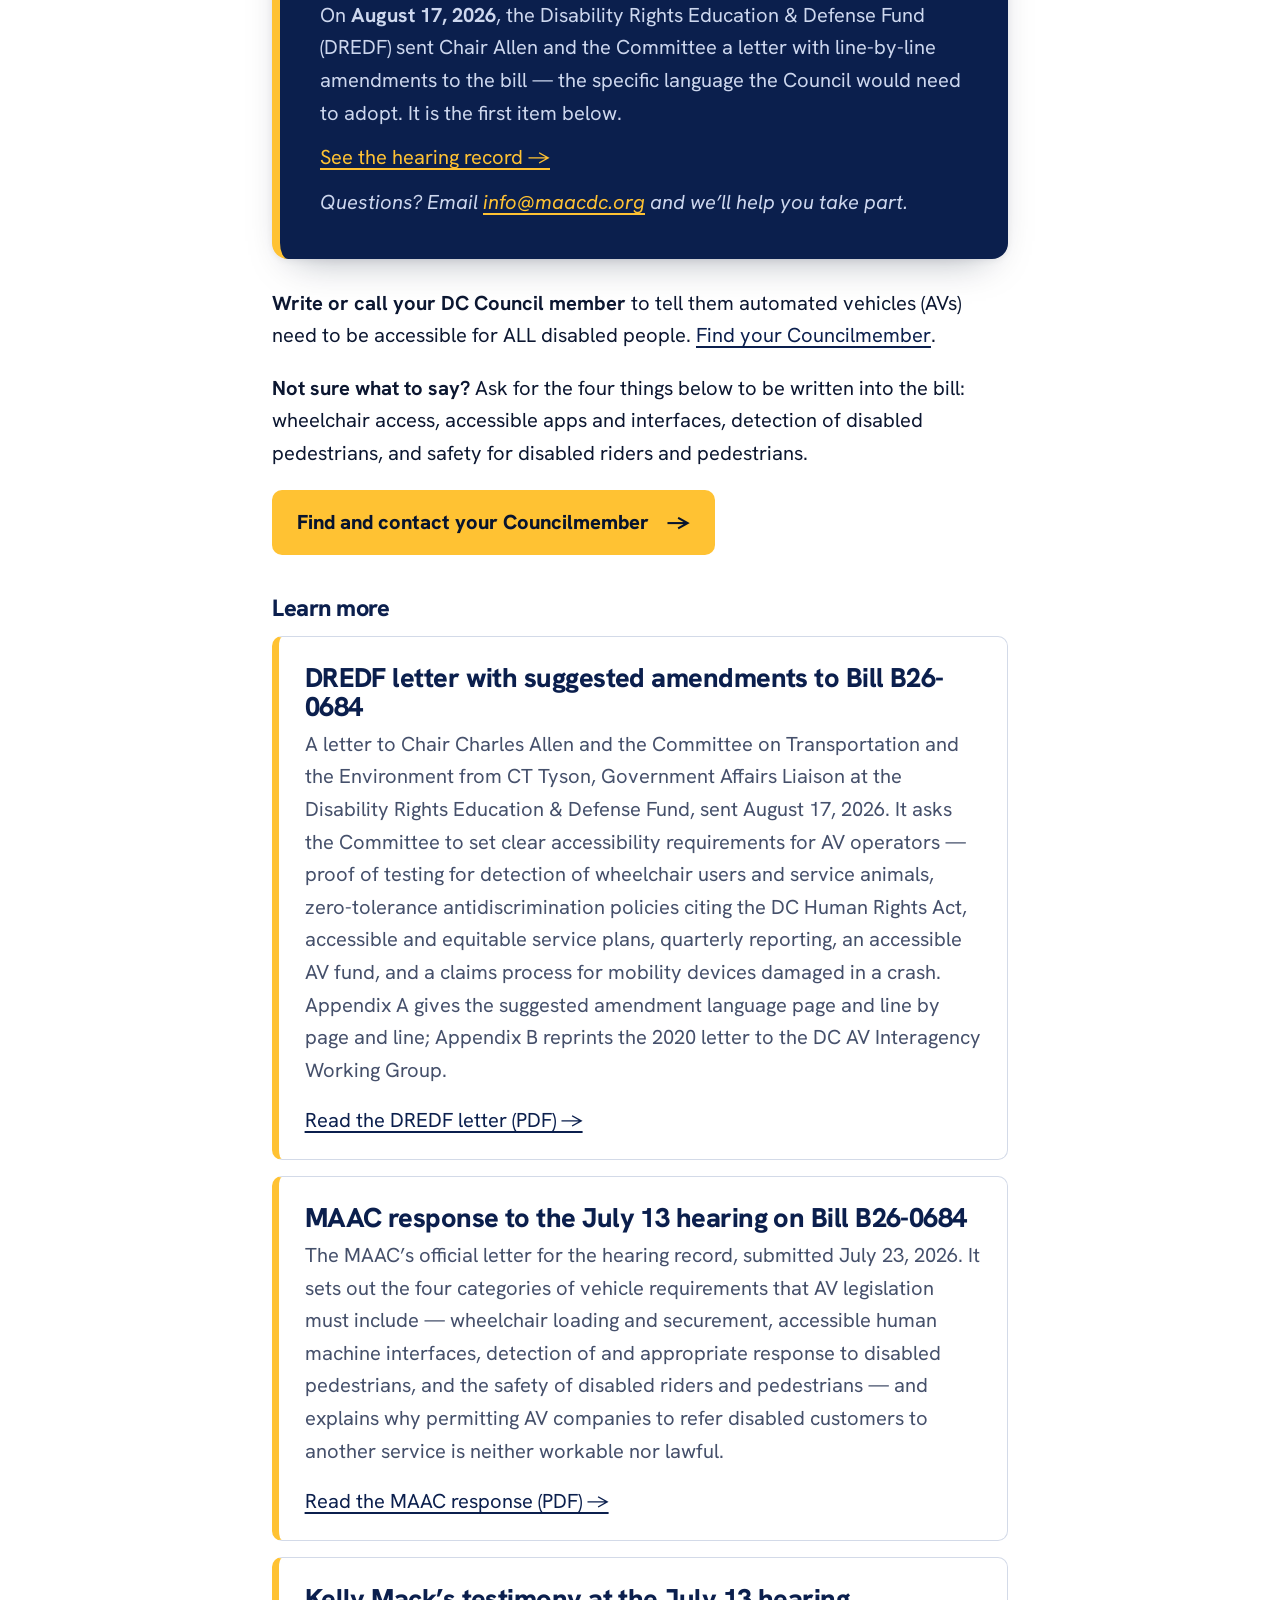
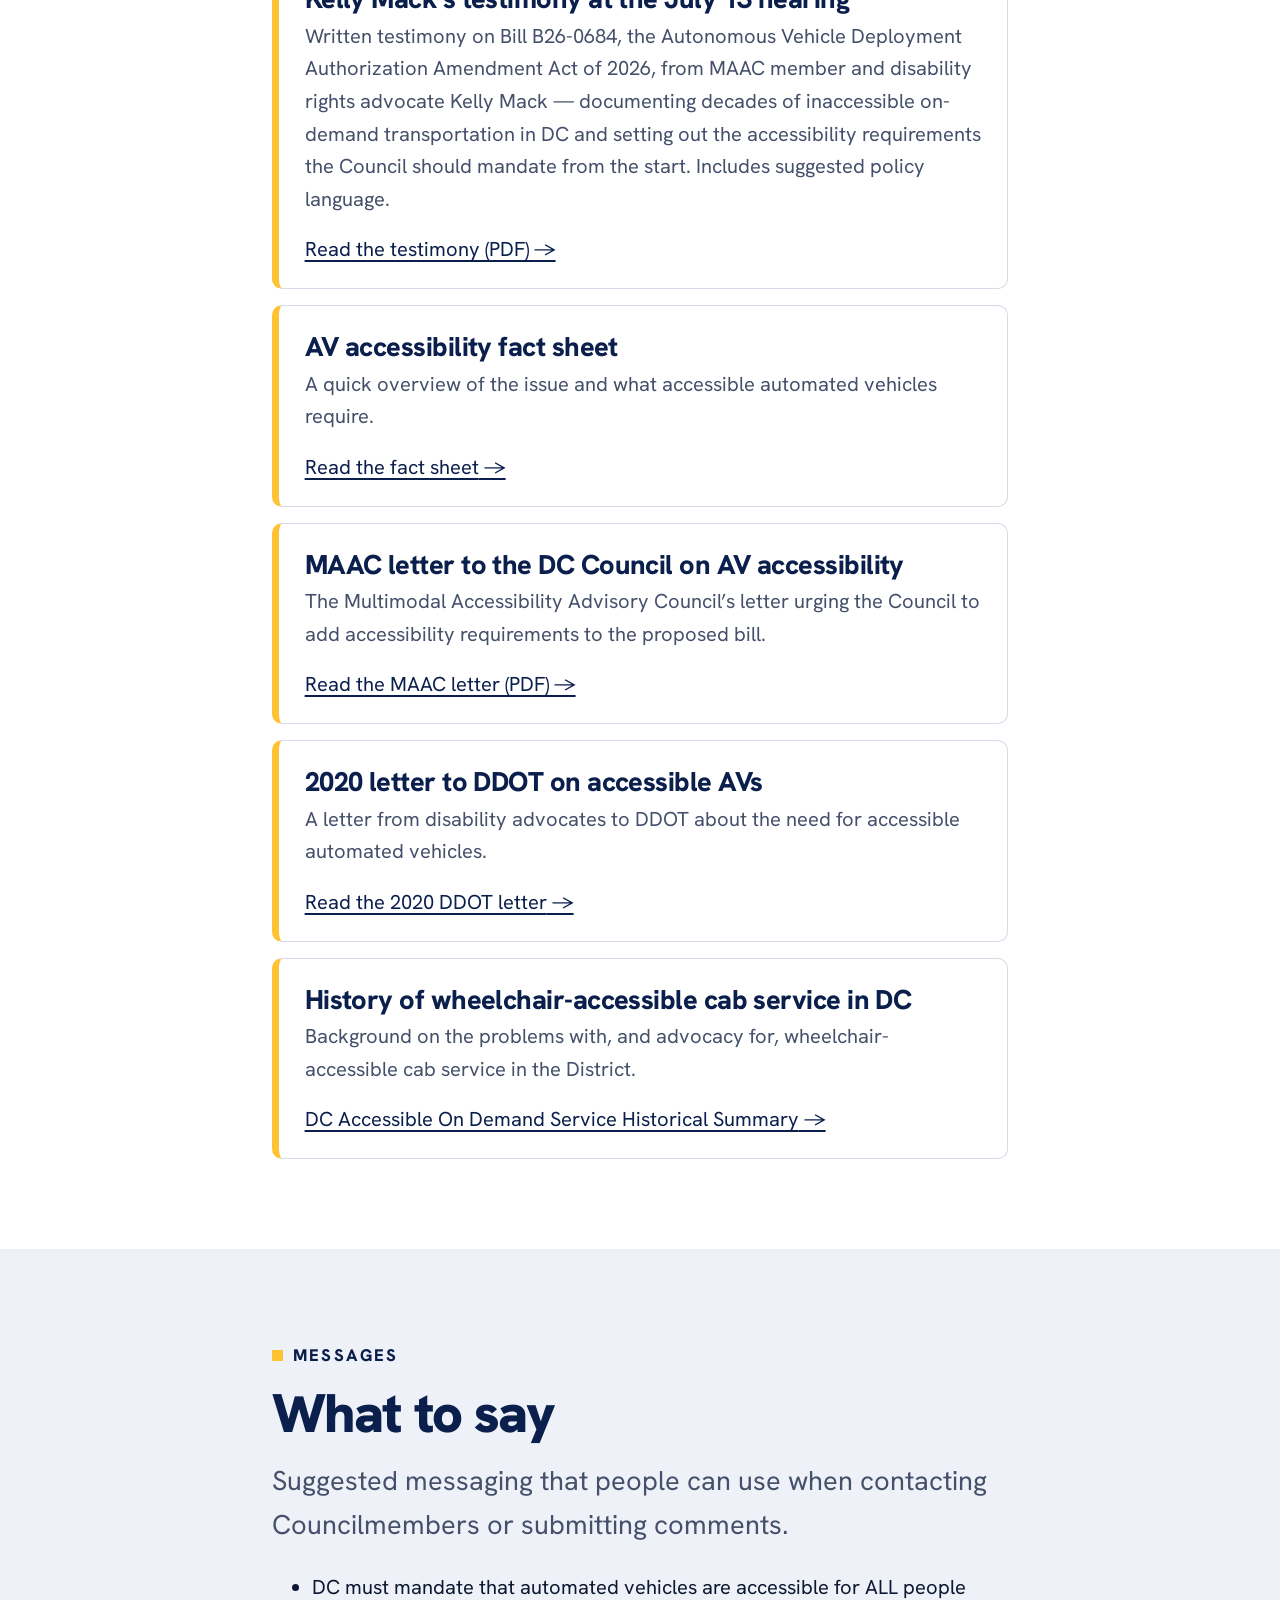
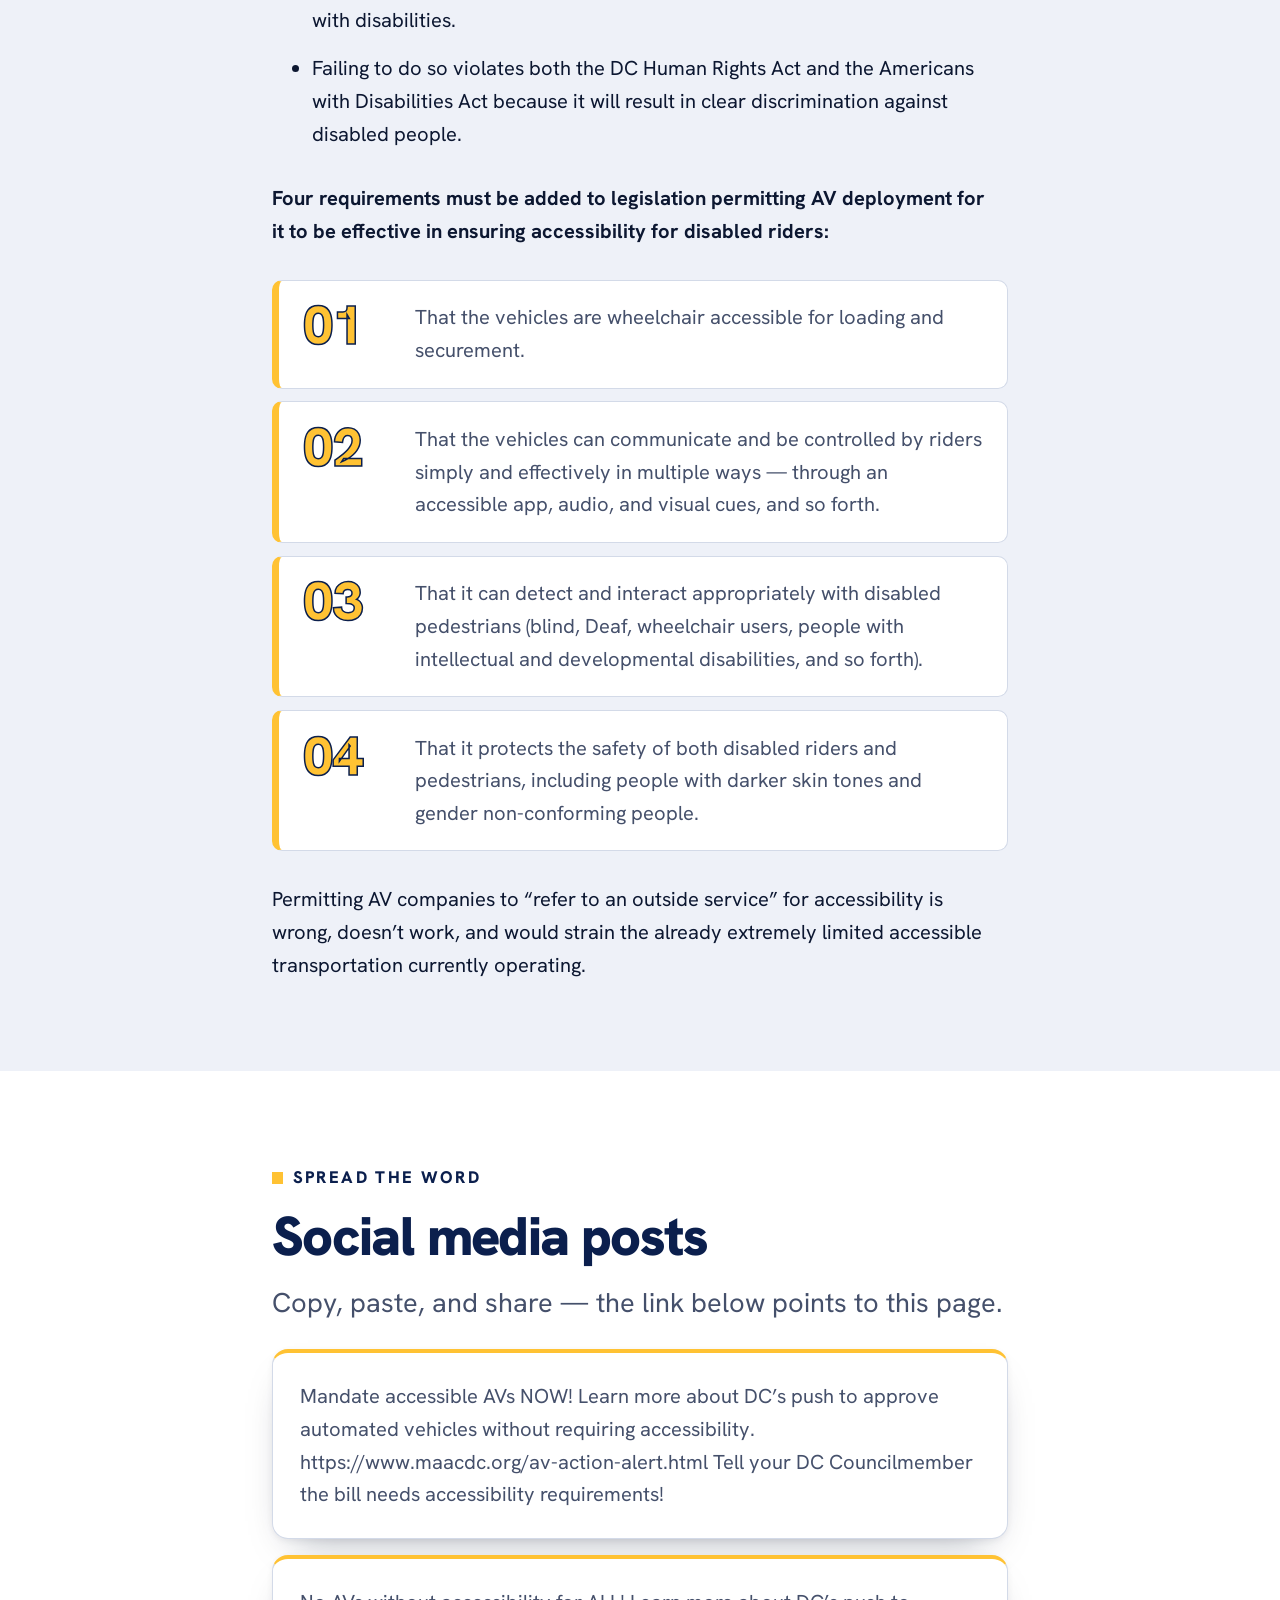
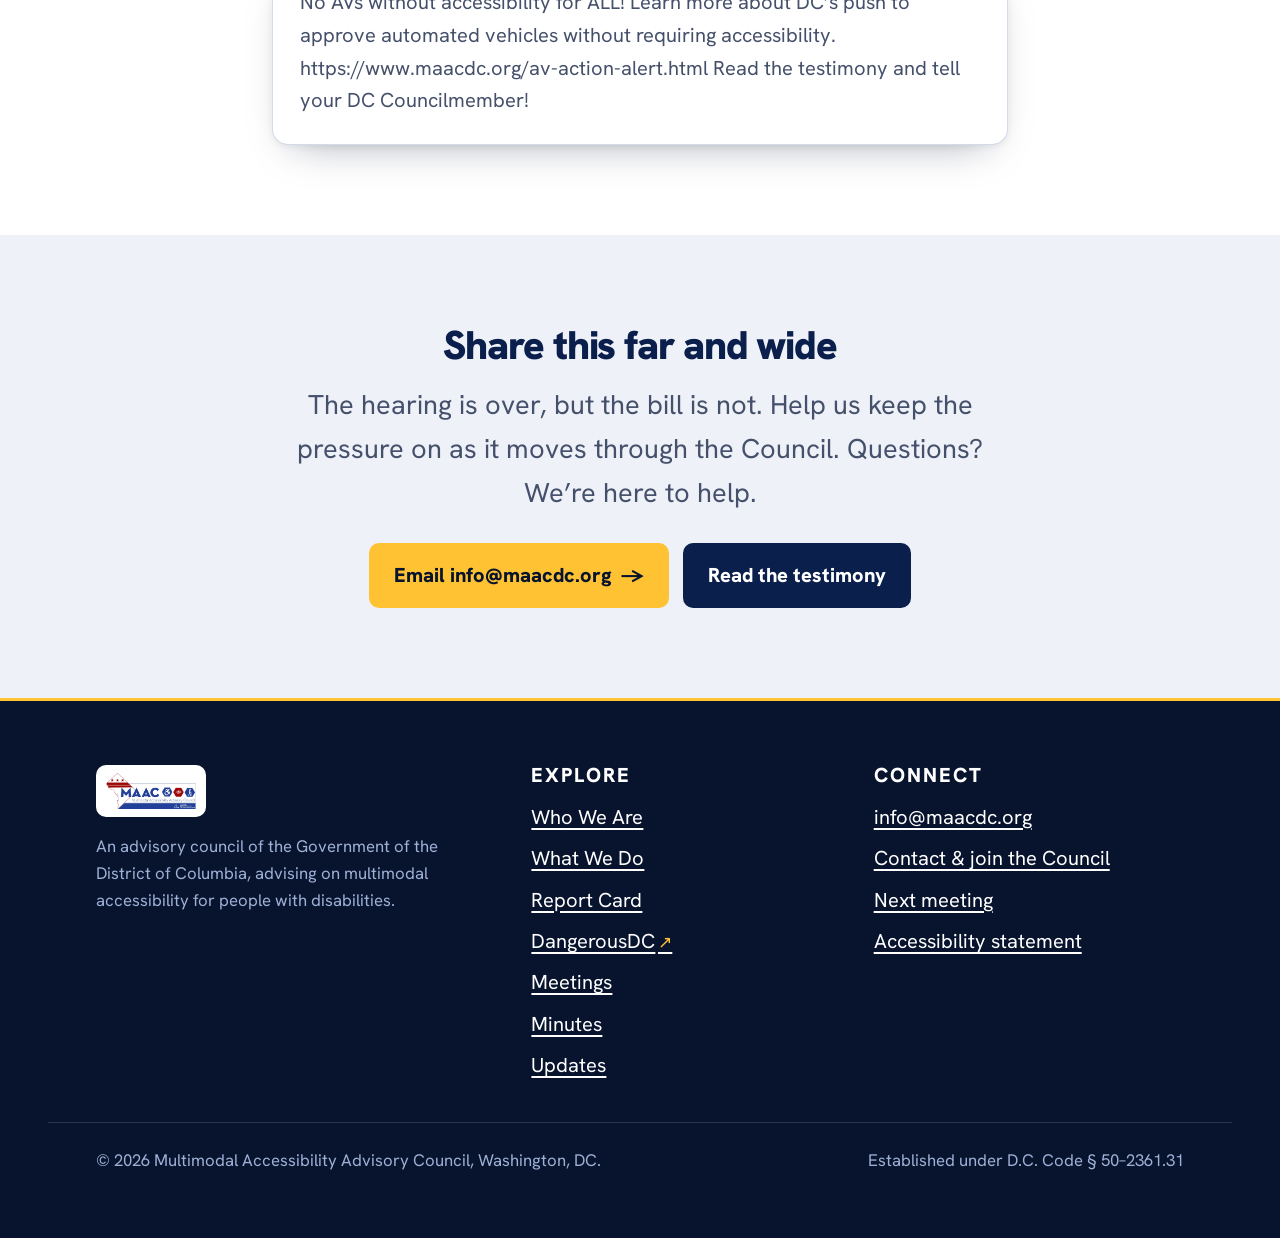
<file: av-action-alert.html>
<!DOCTYPE html>
<html lang="en">
<head>
<meta charset="utf-8">
<meta name="viewport" content="width=device-width, initial-scale=1">
<title>AV Action Alert — MAAC</title>
<meta name="description" content="Now is the time to demand that any DC legislation permitting automated vehicles (AVs) require accessibility for ALL disabled people. Background, advocacy actions, and messaging for the July 13 DC Council hearing.">
<link rel="icon" href="assets/img/maac-logo.png">
<link rel="preconnect" href="https://fonts.googleapis.com">
<link rel="preconnect" href="https://fonts.gstatic.com" crossorigin>
<link href="https://fonts.googleapis.com/css2?family=Hanken+Grotesk:ital,wght@0,400;0,500;0,600;0,700;0,800;0,900;1,400&display=swap" rel="stylesheet">
<link rel="stylesheet" href="assets/css/styles.css">
</head>
<body>
<a class="skip-link" href="#main">Skip to main content</a>

<header class="site-header">
  <div class="container site-header__bar">
    <a class="brand" href="index.html" aria-label="MAAC home">
      <img src="assets/img/maac-logo.png" alt="" width="301" height="121">
      <span class="visually-hidden">Multimodal Accessibility Advisory Council — Home</span>
    </a>
    <button class="nav-toggle" aria-expanded="false" aria-controls="primary-nav"><span class="nav-toggle__label">Menu</span></button>
    <nav class="primary-nav" id="primary-nav" aria-label="Primary">
      <ul>
        <li><a href="who-we-are.html">Who We Are</a></li>
        <li><a href="what-we-do.html">What We Do</a></li>
        <li><a href="report-card.html">Report Card</a></li>
        <li><a class="ext" href="https://dangerousdc.org" target="_blank" rel="noopener noreferrer">DangerousDC<span class="visually-hidden"> (opens in a new tab)</span></a></li>
        <li><a href="meetings.html">Meetings</a></li>
        <li><a href="minutes.html">Minutes</a></li>
        <li><a href="updates.html">Updates</a></li>
        <li class="nav-cta"><a href="contact.html">Contact &amp; Join</a></li>
      </ul>
    </nav>
  </div>
</header>

<main id="main">
  <div class="page-head">
    <div class="container page-head__inner">
      <p class="breadcrumb"><a href="index.html">Home</a> &rsaquo; AV Action Alert</p>
      <h1>AV Action Alert</h1>
      <p>Now is the time for disabled advocates and their allies to speak up loudly about the need for accessibility requirements in any legislation permitting automated vehicles in DC.</p>
    </div>
  </div>

  <section class="section">
    <div class="container narrow">
      <p class="section__eyebrow">Speak up now</p>
      <h2 class="section__title display">Demand accessible AVs</h2>
      <p class="section__lead">Please see more background on the issue, recommended advocacy actions, and suggested messaging that people can use when contacting Councilmembers or submitting comments. Share this far and wide so that we can get the word out.</p>
      <p style="margin-top:1.25rem;">Happy to answer questions and be a resource on this effort. Email <a href="mailto:info@maacdc.org">info@maacdc.org</a> with any questions. Thanks for your support!</p>
    </div>
  </section>

  <section class="section section--tint">
    <div class="container narrow">
      <p class="section__eyebrow">Background</p>
      <h2 class="section__title display">Why this matters</h2>
      <p class="section__lead">A bill has been proposed in the DC Council that will allow automated vehicles (AVs) to operate and provide passenger service in DC. They will operate like a taxi or ride share service. While AVs have the potential to expand transportation options for people with disabilities in DC, it will only work if the service is accessible for people across the disability spectrum (blind, Deaf, cognitive, mobility, and so forth). Right now, no AV company has an accessible vehicle and the proposed legislation in DC does not mandate accessibility for disabled people. The time to demand accessibility is now, not after inaccessible vehicles are on the road.</p>
    </div>
  </section>

  <section class="section">
    <div class="container narrow">
      <p class="section__eyebrow">Advocacy actions</p>
      <h2 class="section__title display">What you can do</h2>

      <div class="callout" style="margin-top:2rem;">
        <h3>Coming up: Councilmember Allen at the MAAC&rsquo;s September 9 public meeting</h3>
        <p>The MAAC meets <strong>Wednesday, September 9, 2026, 5:30&ndash;7:00 PM ET</strong>, and this meeting doubles as a public forum on the accessibility of automated vehicle passenger service in DC.</p>
        <p style="margin-top:.75rem;"><strong>Councilmember Charles Allen, the lead sponsor of the AV bill, has confirmed he will attend.</strong> If you want the Council to hear what accessible AVs have to include, this is the room to say it in. Free and open to the public.</p>
        <dl class="dl" style="margin-top:1rem;">
          <dt>Google Meet</dt><dd><a href="https://meet.google.com/zyv-eptt-ohq">meet.google.com/zyv-eptt-ohq</a></dd>
          <dt>Phone</dt><dd><a href="tel:+12087181720">+1 208-718-1720</a></dd>
          <dt>PIN</dt><dd>257 308 904 #</dd>
        </dl>
        <p style="margin-top:.75rem;"><a href="meetings.html">Meeting details and accommodations &rarr;</a></p>
      </div>

      <div class="callout" style="margin-top:2rem;">
        <h3>The July 13 hearing has happened &mdash; the bill has not passed</h3>
        <p>The DC Council&rsquo;s Committee on Transportation and the Environment held its hearing on Bill B26-0684 on <strong>Monday, July 13, 2026</strong>. Disabled advocates testified, including MAAC member Kelly Mack, whose written testimony you can read below. Councilmember Allen indicated the Committee would follow up on scheduling meetings with disability advocates and the MAAC to continue work on the bill.</p>
        <p style="margin-top:.75rem;">The bill is still moving. <strong>Accessibility requirements are still not in it.</strong> The actions below still matter.</p>
        <p style="margin-top:.75rem;">On <strong>July 23, 2026</strong>, the MAAC submitted an official letter for the hearing record setting out the accessibility requirements the bill must include. You can read it below.</p>
        <p style="margin-top:.75rem;">On <strong>August 17, 2026</strong>, the Disability Rights Education &amp; Defense Fund (DREDF) sent Chair Allen and the Committee a letter with line-by-line amendments to the bill &mdash; the specific language the Council would need to adopt. It is the first item below.</p>
        <p style="margin-top:.75rem;"><a href="https://lims.dccouncil.gov/Hearings/hearings/2364" target="_blank" rel="noopener noreferrer">See the hearing record<span class="visually-hidden"> (opens in a new tab)</span> &rarr;</a></p>
        <p style="margin-top:.75rem;"><em>Questions? Email <a href="mailto:info@maacdc.org">info@maacdc.org</a> and we&rsquo;ll help you take part.</em></p>
      </div>

      <p style="margin-top:1.75rem;"><strong>Write or call your DC Council member</strong> to tell them automated vehicles (AVs) need to be accessible for ALL disabled people. <a href="https://dccouncil.gov/councilmembers/" target="_blank" rel="noopener noreferrer">Find your Councilmember<span class="visually-hidden"> (opens in a new tab)</span></a>.</p>

      <p style="margin-top:1.25rem;"><strong>Not sure what to say?</strong> Ask for the four things below to be written into the bill: wheelchair access, accessible apps and interfaces, detection of disabled pedestrians, and safety for disabled riders and pedestrians.</p>

      <div class="lead-actions" style="margin-top:1.25rem;">
        <a class="btn btn--primary" href="https://dccouncil.gov/councilmembers/" target="_blank" rel="noopener noreferrer">Find and contact your Councilmember<span class="visually-hidden"> (opens in a new tab)</span> <span class="btn__arrow" aria-hidden="true">&rarr;</span></a>
      </div>

      <h3 style="margin-top:2.5rem;">Learn more</h3>
      <ul class="doc-list" style="margin-top:1rem;">
        <li>
          <h3>DREDF letter with suggested amendments to Bill B26-0684</h3>
          <p>A letter to Chair Charles Allen and the Committee on Transportation and the Environment from CT Tyson, Government Affairs Liaison at the Disability Rights Education &amp; Defense Fund, sent August 17, 2026. It asks the Committee to set clear accessibility requirements for AV operators &mdash; proof of testing for detection of wheelchair users and service animals, zero-tolerance antidiscrimination policies citing the DC Human Rights Act, accessible and equitable service plans, quarterly reporting, an accessible AV fund, and a claims process for mobility devices damaged in a crash. Appendix A gives the suggested amendment language page and line by page and line; Appendix B reprints the 2020 letter to the DC AV Interagency Working Group.</p>
          <p style="margin-top:.75rem;"><a href="assets/docs/dredf-av-bill-amendments-letter-2026-08-17.pdf">Read the DREDF letter (PDF) &rarr;</a></p>
        </li>
        <li>
          <h3>MAAC response to the July 13 hearing on Bill B26-0684</h3>
          <p>The MAAC&rsquo;s official letter for the hearing record, submitted July 23, 2026. It sets out the four categories of vehicle requirements that AV legislation must include &mdash; wheelchair loading and securement, accessible human machine interfaces, detection of and appropriate response to disabled pedestrians, and the safety of disabled riders and pedestrians &mdash; and explains why permitting AV companies to refer disabled customers to another service is neither workable nor lawful.</p>
          <p style="margin-top:.75rem;"><a href="assets/docs/maac-av-hearing-response-2026-07-23.pdf">Read the MAAC response (PDF) &rarr;</a></p>
        </li>
        <li>
          <h3>Kelly Mack&rsquo;s testimony at the July 13 hearing</h3>
          <p>Written testimony on Bill B26-0684, the Autonomous Vehicle Deployment Authorization Amendment Act of 2026, from MAAC member and disability rights advocate Kelly Mack &mdash; documenting decades of inaccessible on-demand transportation in DC and setting out the accessibility requirements the Council should mandate from the start. Includes suggested policy language.</p>
          <p style="margin-top:.75rem;"><a href="assets/docs/kelly-mack-testimony-av-deployment-2026-07-13.pdf">Read the testimony (PDF) &rarr;</a></p>
        </li>
        <li>
          <h3>AV accessibility fact sheet</h3>
          <p>A quick overview of the issue and what accessible automated vehicles require.</p>
          <p style="margin-top:.75rem;"><a href="https://docs.google.com/document/d/13VDo8vkD_2Rq3sbkPamn4JcRQrkmgMGgPJXcZyMOQy0/edit?usp=drive_link" target="_blank" rel="noopener noreferrer">Read the fact sheet<span class="visually-hidden"> (opens in a new tab)</span> &rarr;</a></p>
        </li>
        <li>
          <h3>MAAC letter to the DC Council on AV accessibility</h3>
          <p>The Multimodal Accessibility Advisory Council&rsquo;s letter urging the Council to add accessibility requirements to the proposed bill.</p>
          <p style="margin-top:.75rem;"><a href="assets/docs/maac-av-legislation-letter-2026-04-27.pdf">Read the MAAC letter (PDF) &rarr;</a></p>
        </li>
        <li>
          <h3>2020 letter to DDOT on accessible AVs</h3>
          <p>A letter from disability advocates to DDOT about the need for accessible automated vehicles.</p>
          <p style="margin-top:.75rem;"><a href="https://drive.google.com/file/d/1pvwuWv9jhHp_q5MeXl93HoApe9MyMEXl/view?usp=drive_link" target="_blank" rel="noopener noreferrer">Read the 2020 DDOT letter<span class="visually-hidden"> (opens in a new tab)</span> &rarr;</a></p>
        </li>
        <li>
          <h3>History of wheelchair-accessible cab service in DC</h3>
          <p>Background on the problems with, and advocacy for, wheelchair-accessible cab service in the District.</p>
          <p style="margin-top:.75rem;"><a href="https://docs.google.com/document/d/1fDvLrTS0fVac2FIc3MYhBS-oxFxEQQ7Fu9NPgp7kyWg/edit?usp=sharing" target="_blank" rel="noopener noreferrer">DC Accessible On Demand Service Historical Summary<span class="visually-hidden"> (opens in a new tab)</span> &rarr;</a></p>
        </li>
      </ul>
    </div>
  </section>

  <section class="section section--tint">
    <div class="container narrow">
      <p class="section__eyebrow">Messages</p>
      <h2 class="section__title display">What to say</h2>
      <p class="section__lead">Suggested messaging that people can use when contacting Councilmembers or submitting comments.</p>

      <ul style="margin-top:1.5rem; display:grid; gap:1rem;">
        <li>DC must mandate that automated vehicles are accessible for ALL people with disabilities.</li>
        <li>Failing to do so violates both the DC Human Rights Act and the Americans with Disabilities Act because it will result in clear discrimination against disabled people.</li>
      </ul>

      <p style="margin-top:2rem; font-weight:700;">Four requirements must be added to legislation permitting AV deployment for it to be effective in ensuring accessibility for disabled riders:</p>
      <div class="scorecard">
        <div class="scorecard__row">
          <span class="scorecard__no" aria-hidden="true"></span>
          <div class="scorecard__body"><p>That the vehicles are wheelchair accessible for loading and securement.</p></div>
        </div>
        <div class="scorecard__row">
          <span class="scorecard__no" aria-hidden="true"></span>
          <div class="scorecard__body"><p>That the vehicles can communicate and be controlled by riders simply and effectively in multiple ways &mdash; through an accessible app, audio, and visual cues, and so forth.</p></div>
        </div>
        <div class="scorecard__row">
          <span class="scorecard__no" aria-hidden="true"></span>
          <div class="scorecard__body"><p>That it can detect and interact appropriately with disabled pedestrians (blind, Deaf, wheelchair users, people with intellectual and developmental disabilities, and so forth).</p></div>
        </div>
        <div class="scorecard__row">
          <span class="scorecard__no" aria-hidden="true"></span>
          <div class="scorecard__body"><p>That it protects the safety of both disabled riders and pedestrians, including people with darker skin tones and gender non-conforming people.</p></div>
        </div>
      </div>

      <p style="margin-top:2rem;">Permitting AV companies to &ldquo;refer to an outside service&rdquo; for accessibility is wrong, doesn&rsquo;t work, and would strain the already extremely limited accessible transportation currently operating.</p>
    </div>
  </section>

  <section class="section">
    <div class="container narrow">
      <p class="section__eyebrow">Spread the word</p>
      <h2 class="section__title display">Social media posts</h2>
      <p class="section__lead">Copy, paste, and share &mdash; the link below points to this page.</p>

      <div class="card" style="margin-top:1.5rem;">
        <p>Mandate accessible AVs NOW! Learn more about DC&rsquo;s push to approve automated vehicles without requiring accessibility. https://www.maacdc.org/av-action-alert.html Tell your DC Councilmember the bill needs accessibility requirements!</p>
      </div>
      <div class="card" style="margin-top:1rem;">
        <p>No AVs without accessibility for ALL! Learn more about DC&rsquo;s push to approve automated vehicles without requiring accessibility. https://www.maacdc.org/av-action-alert.html Read the testimony and tell your DC Councilmember!</p>
      </div>
    </div>
  </section>

  <section class="section section--tint">
    <div class="container narrow center">
      <h2 class="section__title display" style="font-size:var(--step-2);">Share this far and wide</h2>
      <p class="section__lead" style="margin:0 auto;">The hearing is over, but the bill is not. Help us keep the pressure on as it moves through the Council. Questions? We&rsquo;re here to help.</p>
      <div class="lead-actions" style="justify-content:center;">
        <a class="btn btn--primary" href="mailto:info@maacdc.org">Email info@maacdc.org <span class="btn__arrow" aria-hidden="true">&rarr;</span></a>
        <a class="btn btn--navy" href="assets/docs/kelly-mack-testimony-av-deployment-2026-07-13.pdf">Read the testimony</a>
      </div>
    </div>
  </section>
</main>

<footer class="site-footer">
  <div class="container footer-grid">
    <div>
      <div class="brand-foot"><img src="assets/img/maac-logo.png" alt="Multimodal Accessibility Advisory Council" width="301" height="121"></div>
      <p class="foot-note">An advisory council of the Government of the District of Columbia, advising on multimodal accessibility for people with disabilities.</p>
    </div>
    <div>
      <h2>Explore</h2>
      <ul>
        <li><a href="who-we-are.html">Who We Are</a></li>
        <li><a href="what-we-do.html">What We Do</a></li>
        <li><a href="report-card.html">Report Card</a></li>
        <li><a class="ext" href="https://dangerousdc.org" target="_blank" rel="noopener noreferrer">DangerousDC<span class="visually-hidden"> (opens in a new tab)</span></a></li>
        <li><a href="meetings.html">Meetings</a></li>
        <li><a href="minutes.html">Minutes</a></li>
        <li><a href="updates.html">Updates</a></li>
      </ul>
    </div>
    <div>
      <h2>Connect</h2>
      <ul>
        <li><a href="mailto:info@maacdc.org">info@maacdc.org</a></li>
        <li><a href="contact.html">Contact &amp; join the Council</a></li>
        <li><a href="https://www.maacdc.link/meeting">Next meeting</a></li>
        <li><a href="accessibility.html">Accessibility statement</a></li>
      </ul>
    </div>
  </div>
  <div class="container footer-bottom">
    <span>&copy; 2026 Multimodal Accessibility Advisory Council, Washington, DC.</span>
    <span>Established under D.C. Code &sect; 50&ndash;2361.31</span>
  </div>
</footer>

<script src="assets/js/nav.js" defer></script>
</body>
</html>
</file>
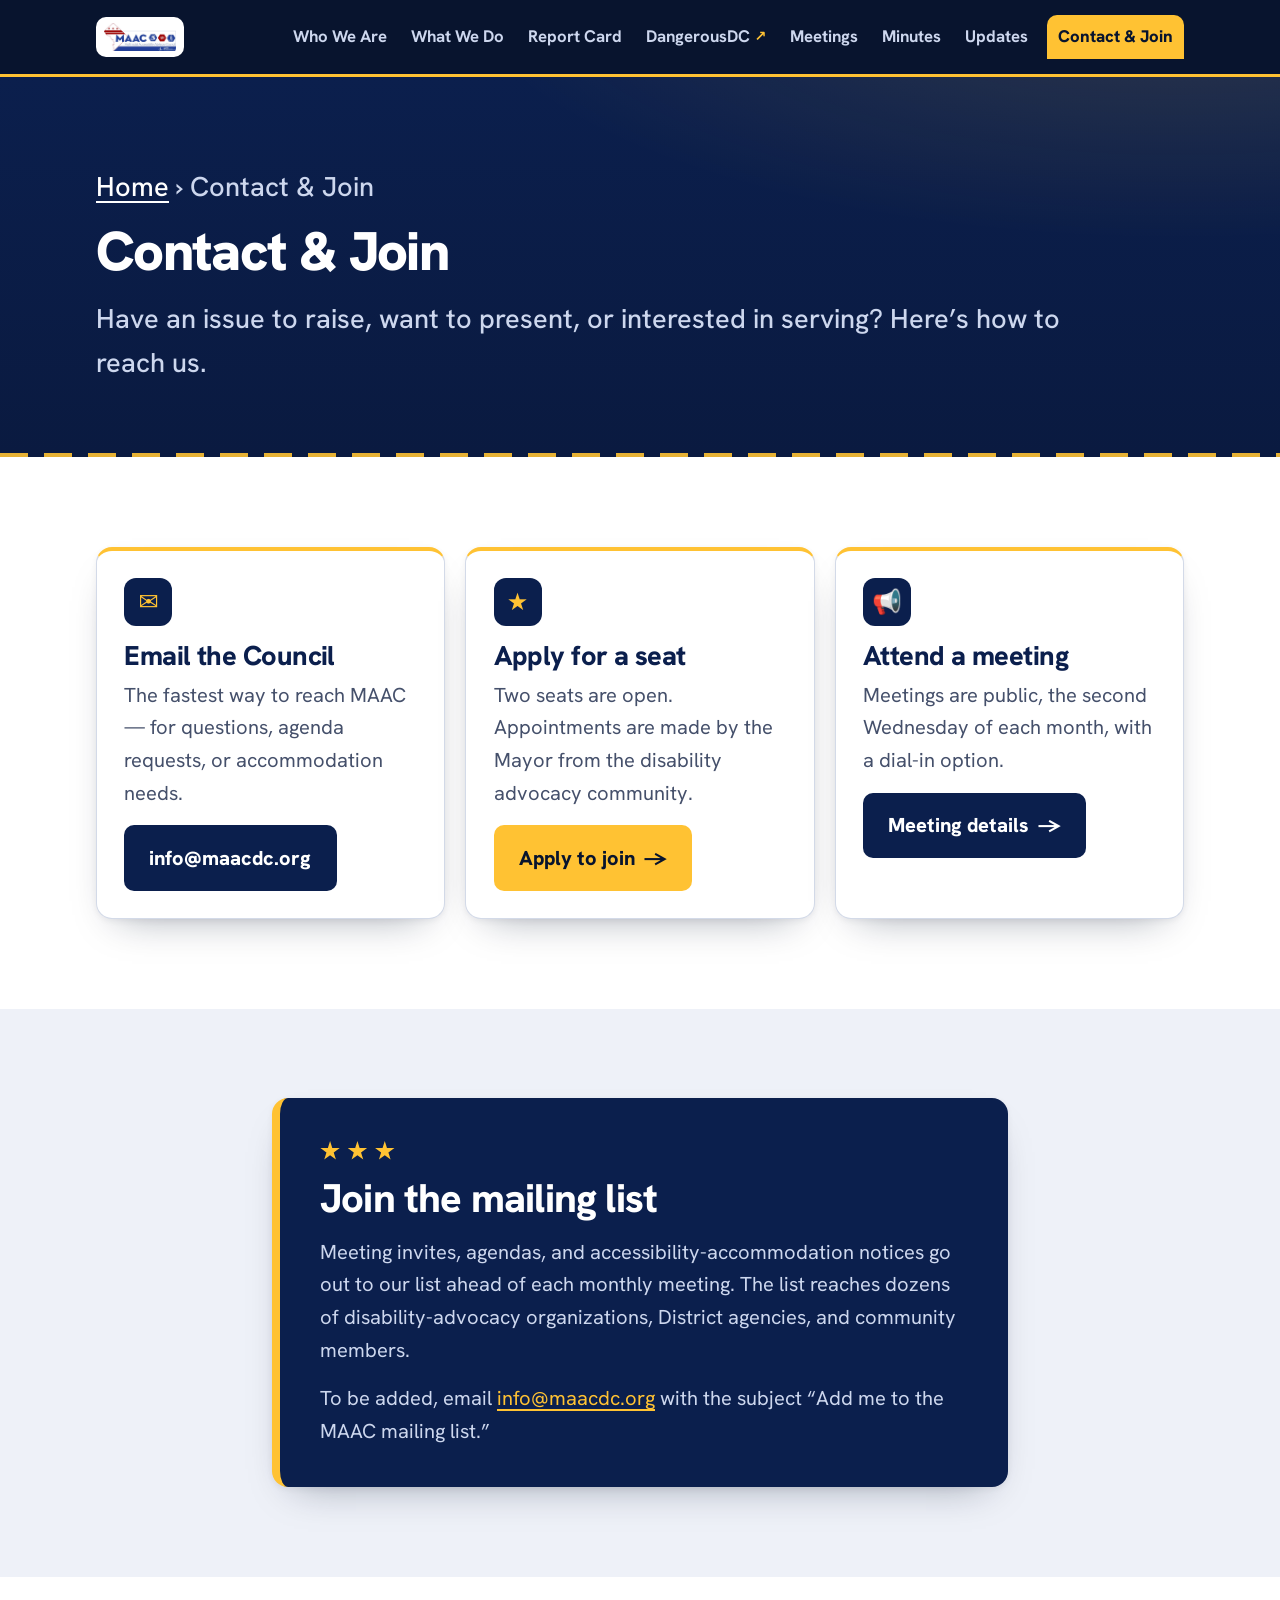
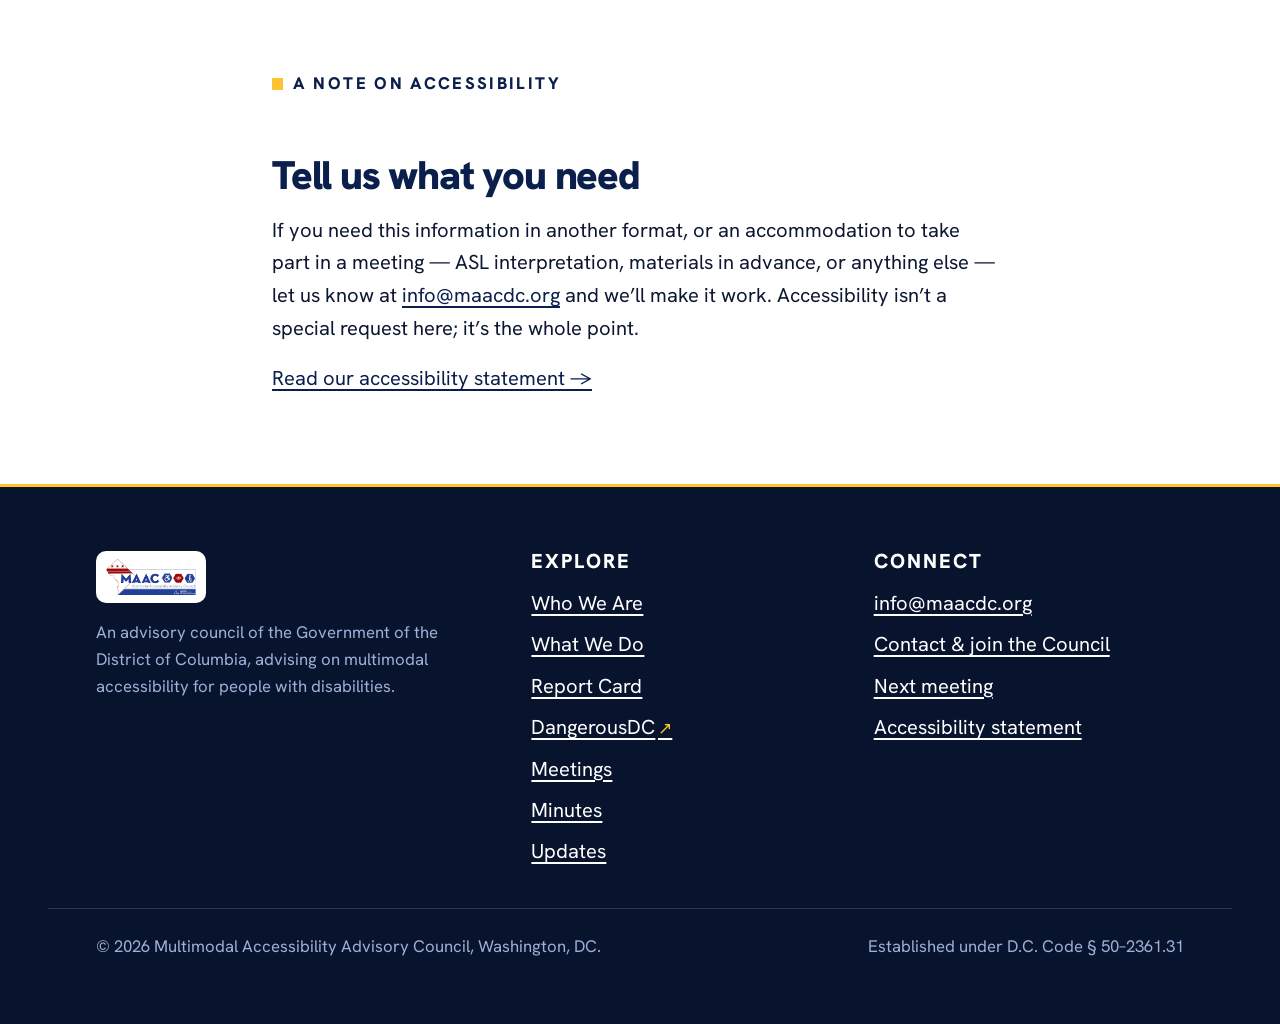
<file: contact.html>
<!DOCTYPE html>
<html lang="en">
<head>
<meta charset="utf-8">
<meta name="viewport" content="width=device-width, initial-scale=1">
<title>Contact &amp; Join — MAAC</title>
<meta name="description" content="Contact the DC Multimodal Accessibility Advisory Council, apply for an open seat, or join the meeting mailing list.">
<link rel="icon" href="assets/img/maac-logo.png">
<link rel="preconnect" href="https://fonts.googleapis.com">
<link rel="preconnect" href="https://fonts.gstatic.com" crossorigin>
<link href="https://fonts.googleapis.com/css2?family=Hanken+Grotesk:ital,wght@0,400;0,500;0,600;0,700;0,800;0,900;1,400&display=swap" rel="stylesheet">
<link rel="stylesheet" href="assets/css/styles.css">
</head>
<body>
<a class="skip-link" href="#main">Skip to main content</a>

<header class="site-header">
  <div class="container site-header__bar">
    <a class="brand" href="index.html" aria-label="MAAC home">
      <img src="assets/img/maac-logo.png" alt="" width="301" height="121">
      <span class="visually-hidden">Multimodal Accessibility Advisory Council — Home</span>
    </a>
    <button class="nav-toggle" aria-expanded="false" aria-controls="primary-nav"><span class="nav-toggle__label">Menu</span></button>
    <nav class="primary-nav" id="primary-nav" aria-label="Primary">
      <ul>
        <li><a href="who-we-are.html">Who We Are</a></li>
        <li><a href="what-we-do.html">What We Do</a></li>
        <li><a href="report-card.html">Report Card</a></li>
        <li><a class="ext" href="https://dangerousdc.org" target="_blank" rel="noopener noreferrer">DangerousDC<span class="visually-hidden"> (opens in a new tab)</span></a></li>
        <li><a href="meetings.html">Meetings</a></li>
        <li><a href="minutes.html">Minutes</a></li>
        <li><a href="updates.html">Updates</a></li>
        <li class="nav-cta"><a href="contact.html" aria-current="page">Contact &amp; Join</a></li>
      </ul>
    </nav>
  </div>
</header>

<main id="main">
  <div class="page-head">
    <div class="container page-head__inner">
      <p class="breadcrumb"><a href="index.html">Home</a> &rsaquo; Contact &amp; Join</p>
      <h1>Contact &amp; Join</h1>
      <p>Have an issue to raise, want to present, or interested in serving? Here&rsquo;s how to reach us.</p>
    </div>
  </div>

  <section class="section">
    <div class="container">
      <div class="grid grid--3">
        <div class="card">
          <div class="card__icon" aria-hidden="true">&#9993;</div>
          <h3>Email the Council</h3>
          <p>The fastest way to reach MAAC &mdash; for questions, agenda requests, or accommodation needs.</p>
          <p style="margin-top:1rem;"><a class="btn btn--navy" href="mailto:info@maacdc.org">info@maacdc.org</a></p>
        </div>
        <div class="card">
          <div class="card__icon" aria-hidden="true">&#9733;</div>
          <h3>Apply for a seat</h3>
          <p>Two seats are open. Appointments are made by the Mayor from the disability advocacy community.</p>
          <p style="margin-top:1rem;"><a class="btn btn--primary" href="https://motaboards.applytojob.com/apply/O269AvpHLP/Multimodal-Accessibility-Advisory-Council">Apply to join <span class="btn__arrow" aria-hidden="true">&rarr;</span></a></p>
        </div>
        <div class="card">
          <div class="card__icon" aria-hidden="true">&#128226;</div>
          <h3>Attend a meeting</h3>
          <p>Meetings are public, the second Wednesday of each month, with a dial-in option.</p>
          <p style="margin-top:1rem;"><a class="btn btn--navy" href="meetings.html">Meeting details <span class="btn__arrow" aria-hidden="true">&rarr;</span></a></p>
        </div>
      </div>
    </div>
  </section>

  <section class="section section--tint">
    <div class="container narrow">
      <div class="callout">
        <span class="stars" aria-hidden="true"><span class="starbox"></span><span class="starbox"></span><span class="starbox"></span></span>
        <h2 class="section__title" style="color:#fff; font-size:var(--step-2);">Join the mailing list</h2>
        <p>Meeting invites, agendas, and accessibility-accommodation notices go out to our list ahead of each monthly meeting. The list reaches dozens of disability-advocacy organizations, District agencies, and community members.</p>
        <p style="margin-top:1rem;">To be added, email <a href="mailto:info@maacdc.org?subject=Add%20me%20to%20the%20MAAC%20mailing%20list">info@maacdc.org</a> with the subject &ldquo;Add me to the MAAC mailing list.&rdquo;</p>
      </div>
    </div>
  </section>

  <section class="section">
    <div class="container narrow prose">
      <p class="section__eyebrow">A note on accessibility</p>
      <h2 class="section__title display">Tell us what you need</h2>
      <p>If you need this information in another format, or an accommodation to take part in a meeting &mdash; ASL interpretation, materials in advance, or anything else &mdash; let us know at <a href="mailto:info@maacdc.org">info@maacdc.org</a> and we&rsquo;ll make it work. Accessibility isn&rsquo;t a special request here; it&rsquo;s the whole point.</p>
      <p><a href="accessibility.html">Read our accessibility statement &rarr;</a></p>
    </div>
  </section>
</main>

<footer class="site-footer">
  <div class="container footer-grid">
    <div>
      <div class="brand-foot"><img src="assets/img/maac-logo.png" alt="Multimodal Accessibility Advisory Council" width="301" height="121"></div>
      <p class="foot-note">An advisory council of the Government of the District of Columbia, advising on multimodal accessibility for people with disabilities.</p>
    </div>
    <div>
      <h2>Explore</h2>
      <ul>
        <li><a href="who-we-are.html">Who We Are</a></li>
        <li><a href="what-we-do.html">What We Do</a></li>
        <li><a href="report-card.html">Report Card</a></li>
        <li><a class="ext" href="https://dangerousdc.org" target="_blank" rel="noopener noreferrer">DangerousDC<span class="visually-hidden"> (opens in a new tab)</span></a></li>
        <li><a href="meetings.html">Meetings</a></li>
        <li><a href="minutes.html">Minutes</a></li>
        <li><a href="updates.html">Updates</a></li>
      </ul>
    </div>
    <div>
      <h2>Connect</h2>
      <ul>
        <li><a href="mailto:info@maacdc.org">info@maacdc.org</a></li>
        <li><a href="contact.html">Contact &amp; join the Council</a></li>
        <li><a href="https://www.maacdc.link/meeting">Next meeting</a></li>
        <li><a href="accessibility.html">Accessibility statement</a></li>
      </ul>
    </div>
  </div>
  <div class="container footer-bottom">
    <span>&copy; 2026 Multimodal Accessibility Advisory Council, Washington, DC.</span>
    <span>Established under D.C. Code &sect; 50&ndash;2361.31</span>
  </div>
</footer>

<script src="assets/js/nav.js" defer></script>
</body>
</html>
</file>
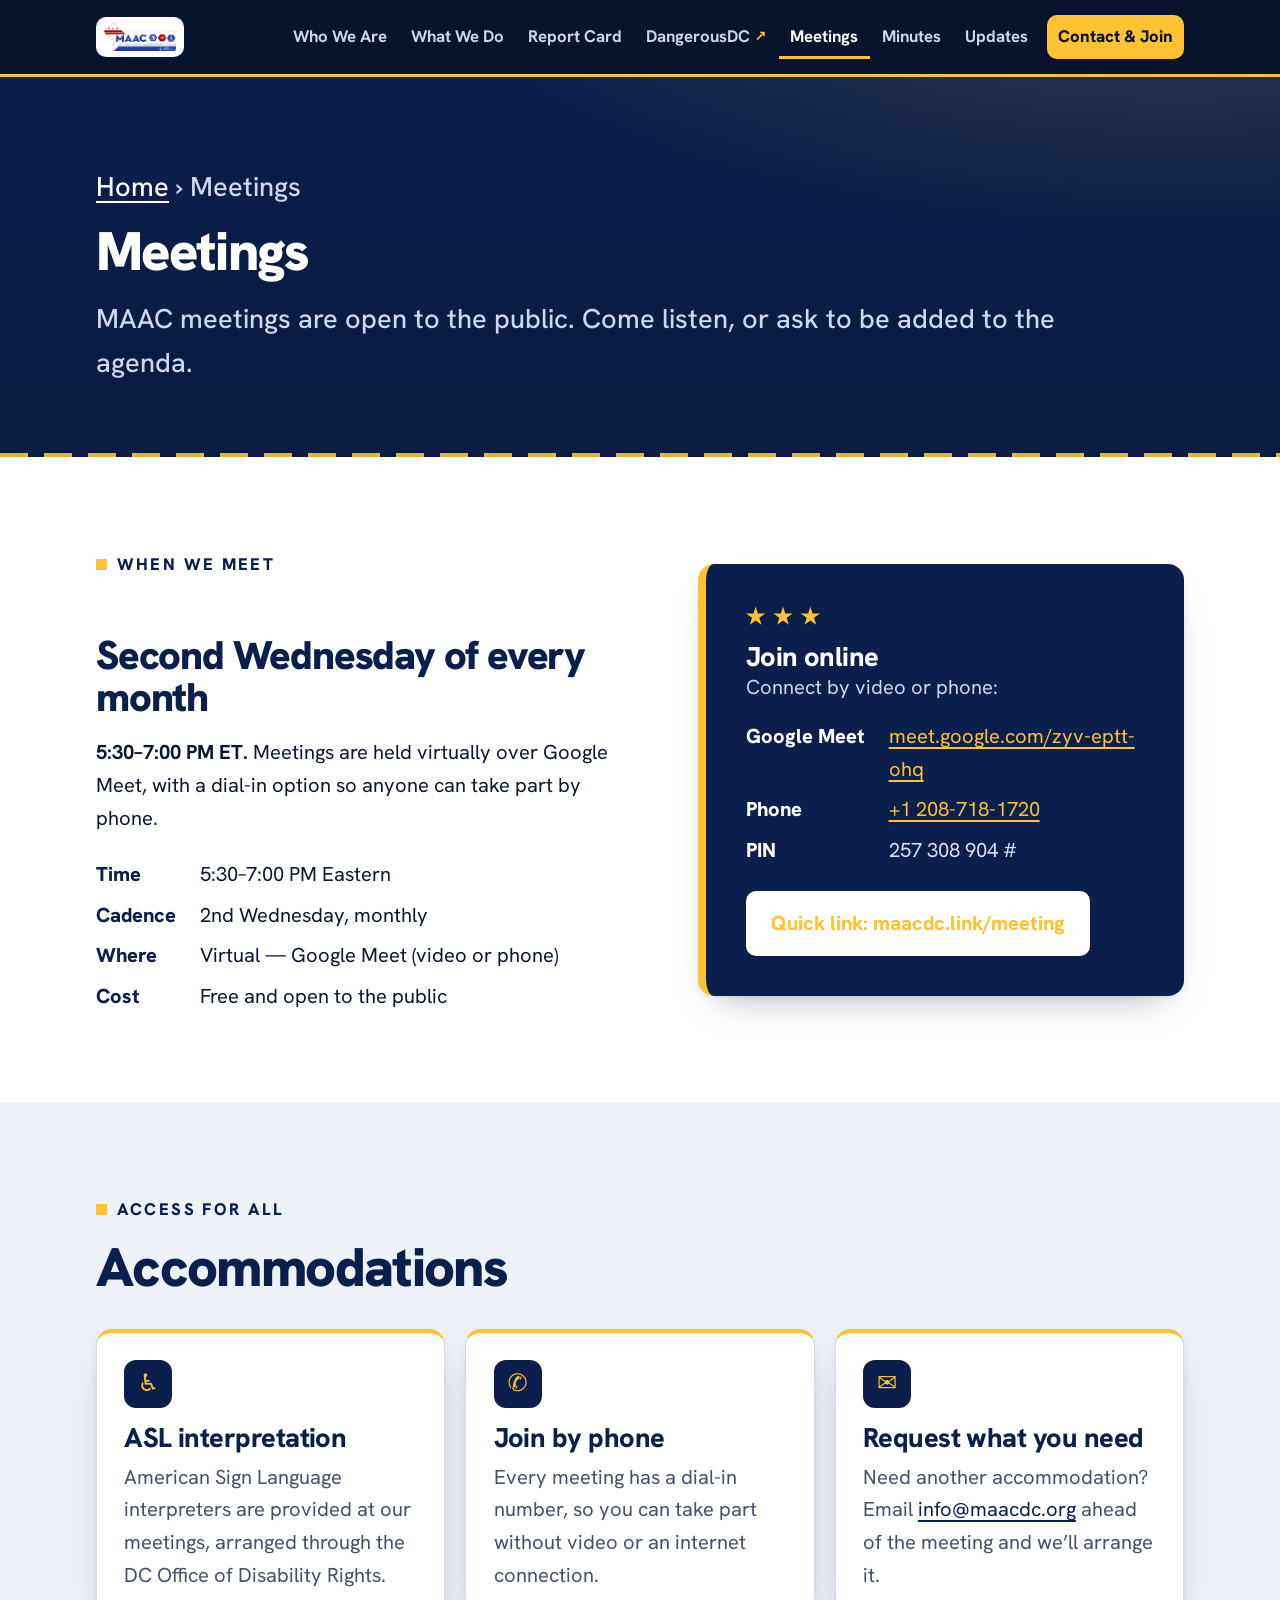
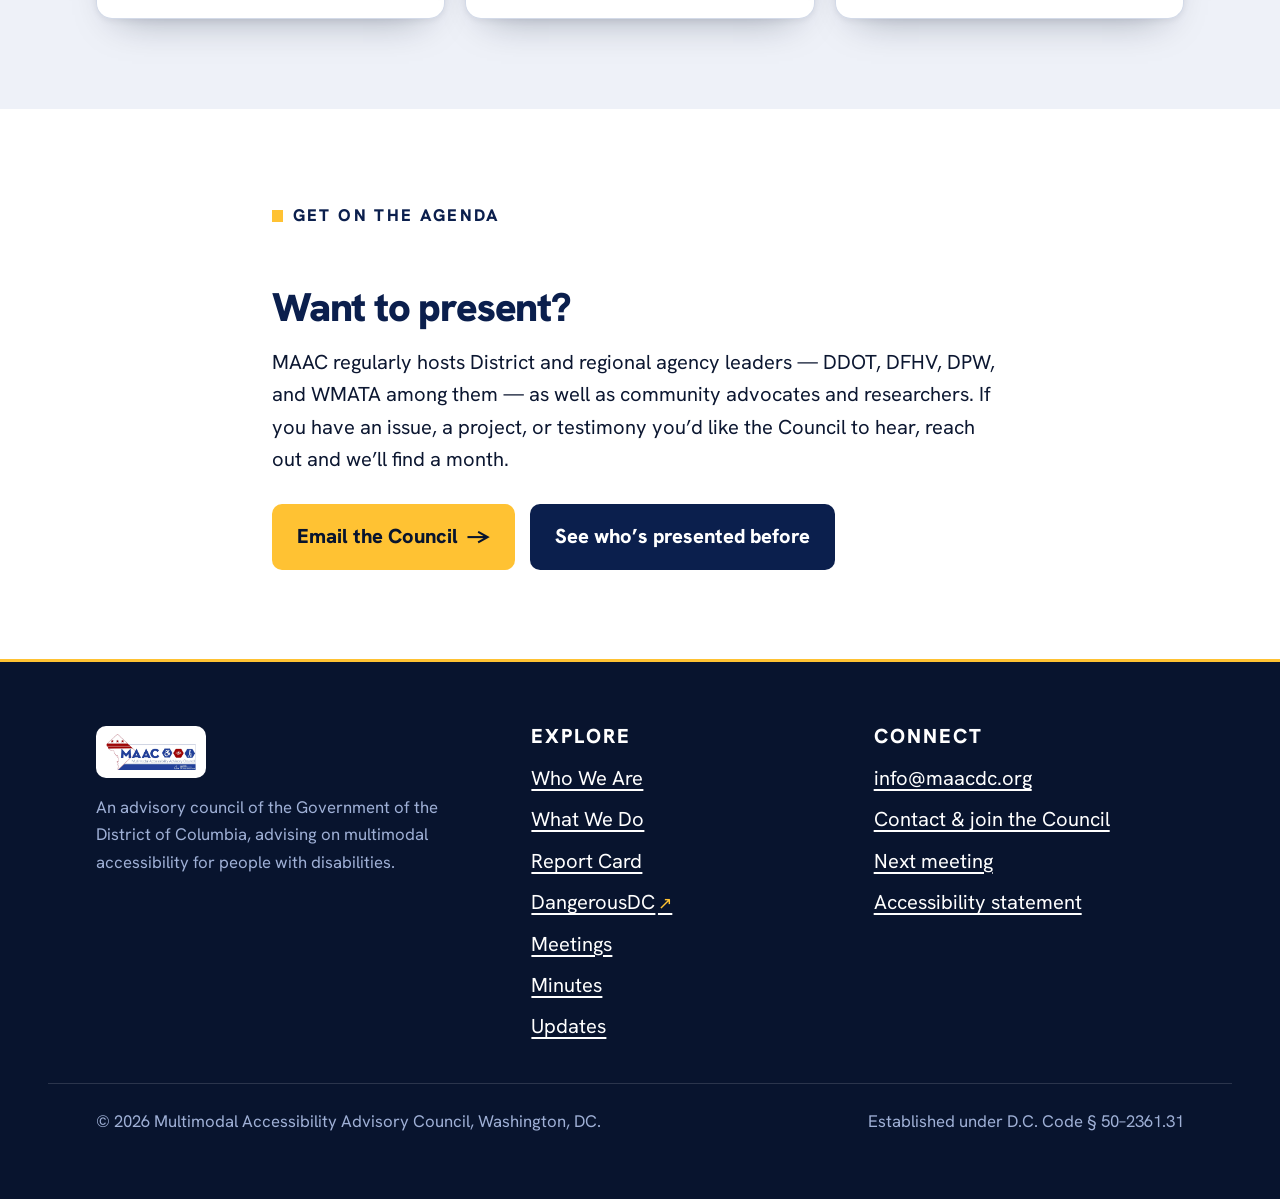
<file: meetings.html>
<!DOCTYPE html>
<html lang="en">
<head>
<meta charset="utf-8">
<meta name="viewport" content="width=device-width, initial-scale=1">
<title>Meetings — MAAC</title>
<meta name="description" content="When and how to attend a MAAC meeting: schedule, Google Meet link, dial-in, location, and accessibility accommodations.">
<link rel="icon" href="assets/img/maac-logo.png">
<link rel="preconnect" href="https://fonts.googleapis.com">
<link rel="preconnect" href="https://fonts.gstatic.com" crossorigin>
<link href="https://fonts.googleapis.com/css2?family=Hanken+Grotesk:ital,wght@0,400;0,500;0,600;0,700;0,800;0,900;1,400&display=swap" rel="stylesheet">
<link rel="stylesheet" href="assets/css/styles.css">
</head>
<body>
<a class="skip-link" href="#main">Skip to main content</a>

<header class="site-header">
  <div class="container site-header__bar">
    <a class="brand" href="index.html" aria-label="MAAC home">
      <img src="assets/img/maac-logo.png" alt="" width="301" height="121">
      <span class="visually-hidden">Multimodal Accessibility Advisory Council — Home</span>
    </a>
    <button class="nav-toggle" aria-expanded="false" aria-controls="primary-nav"><span class="nav-toggle__label">Menu</span></button>
    <nav class="primary-nav" id="primary-nav" aria-label="Primary">
      <ul>
        <li><a href="who-we-are.html">Who We Are</a></li>
        <li><a href="what-we-do.html">What We Do</a></li>
        <li><a href="report-card.html">Report Card</a></li>
        <li><a class="ext" href="https://dangerousdc.org" target="_blank" rel="noopener noreferrer">DangerousDC<span class="visually-hidden"> (opens in a new tab)</span></a></li>
        <li><a href="meetings.html" aria-current="page">Meetings</a></li>
        <li><a href="minutes.html">Minutes</a></li>
        <li><a href="updates.html">Updates</a></li>
        <li class="nav-cta"><a href="contact.html">Contact &amp; Join</a></li>
      </ul>
    </nav>
  </div>
</header>

<main id="main">
  <div class="page-head">
    <div class="container page-head__inner">
      <p class="breadcrumb"><a href="index.html">Home</a> &rsaquo; Meetings</p>
      <h1>Meetings</h1>
      <p>MAAC meetings are open to the public. Come listen, or ask to be added to the agenda.</p>
    </div>
  </div>

  <section class="section">
    <div class="container split">
      <div class="prose">
        <p class="section__eyebrow">When we meet</p>
        <h2 class="section__title display">Second Wednesday of every month</h2>
        <p><strong>5:30&ndash;7:00 PM ET.</strong> Meetings are held virtually over Google Meet, with a dial-in option so anyone can take part by phone.</p>
        <dl class="dl" style="margin-top:1.5rem;">
          <dt>Time</dt><dd>5:30&ndash;7:00 PM Eastern</dd>
          <dt>Cadence</dt><dd>2nd Wednesday, monthly</dd>
          <dt>Where</dt><dd>Virtual &mdash; Google Meet (video or phone)</dd>
          <dt>Cost</dt><dd>Free and open to the public</dd>
        </dl>
      </div>
      <div class="callout">
        <span class="stars" aria-hidden="true"><span class="starbox"></span><span class="starbox"></span><span class="starbox"></span></span>
        <h3 style="color:#fff; font-size:var(--step-1);">Join online</h3>
        <p>Connect by video or phone:</p>
        <dl class="dl" style="margin-top:1rem;">
          <dt style="color:#fff;">Google Meet</dt><dd style="color:#dbe2f7;"><a href="https://meet.google.com/zyv-eptt-ohq">meet.google.com/zyv-eptt-ohq</a></dd>
          <dt style="color:#fff;">Phone</dt><dd style="color:#dbe2f7;"><a href="tel:+12087181720">+1 208-718-1720</a></dd>
          <dt style="color:#fff;">PIN</dt><dd style="color:#dbe2f7;">257 308 904 #</dd>
        </dl>
        <div class="lead-actions" style="margin-top:1.5rem;">
          <a class="btn btn--light" href="https://www.maacdc.link/meeting">Quick link: maacdc.link/meeting</a>
        </div>
      </div>
    </div>
  </section>

  <section class="section section--tint">
    <div class="container">
      <p class="section__eyebrow">Access for all</p>
      <h2 class="section__title display">Accommodations</h2>
      <div class="grid grid--3" style="margin-top:2rem;">
        <div class="card"><div class="card__icon" aria-hidden="true">&#9855;</div><h3>ASL interpretation</h3><p>American Sign Language interpreters are provided at our meetings, arranged through the DC Office of Disability Rights.</p></div>
        <div class="card"><div class="card__icon" aria-hidden="true">&#9990;</div><h3>Join by phone</h3><p>Every meeting has a dial-in number, so you can take part without video or an internet connection.</p></div>
        <div class="card"><div class="card__icon" aria-hidden="true">&#9993;</div><h3>Request what you need</h3><p>Need another accommodation? Email <a href="mailto:info@maacdc.org">info@maacdc.org</a> ahead of the meeting and we&rsquo;ll arrange it.</p></div>
      </div>
    </div>
  </section>

  <section class="section">
    <div class="container narrow prose">
      <p class="section__eyebrow">Get on the agenda</p>
      <h2 class="section__title display">Want to present?</h2>
      <p>MAAC regularly hosts District and regional agency leaders &mdash; DDOT, DFHV, DPW, and WMATA among them &mdash; as well as community advocates and researchers. If you have an issue, a project, or testimony you&rsquo;d like the Council to hear, reach out and we&rsquo;ll find a month.</p>
      <div class="lead-actions">
        <a class="btn btn--primary" href="mailto:info@maacdc.org?subject=MAAC%20meeting%20agenda%20request">Email the Council <span class="btn__arrow" aria-hidden="true">&rarr;</span></a>
        <a class="btn btn--navy" href="minutes.html">See who&rsquo;s presented before</a>
      </div>
    </div>
  </section>
</main>

<footer class="site-footer">
  <div class="container footer-grid">
    <div>
      <div class="brand-foot"><img src="assets/img/maac-logo.png" alt="Multimodal Accessibility Advisory Council" width="301" height="121"></div>
      <p class="foot-note">An advisory council of the Government of the District of Columbia, advising on multimodal accessibility for people with disabilities.</p>
    </div>
    <div>
      <h2>Explore</h2>
      <ul>
        <li><a href="who-we-are.html">Who We Are</a></li>
        <li><a href="what-we-do.html">What We Do</a></li>
        <li><a href="report-card.html">Report Card</a></li>
        <li><a class="ext" href="https://dangerousdc.org" target="_blank" rel="noopener noreferrer">DangerousDC<span class="visually-hidden"> (opens in a new tab)</span></a></li>
        <li><a href="meetings.html">Meetings</a></li>
        <li><a href="minutes.html">Minutes</a></li>
        <li><a href="updates.html">Updates</a></li>
      </ul>
    </div>
    <div>
      <h2>Connect</h2>
      <ul>
        <li><a href="mailto:info@maacdc.org">info@maacdc.org</a></li>
        <li><a href="contact.html">Contact &amp; join the Council</a></li>
        <li><a href="https://www.maacdc.link/meeting">Next meeting</a></li>
        <li><a href="accessibility.html">Accessibility statement</a></li>
      </ul>
    </div>
  </div>
  <div class="container footer-bottom">
    <span>&copy; 2026 Multimodal Accessibility Advisory Council, Washington, DC.</span>
    <span>Established under D.C. Code &sect; 50&ndash;2361.31</span>
  </div>
</footer>

<script src="assets/js/nav.js" defer></script>
</body>
</html>
</file>
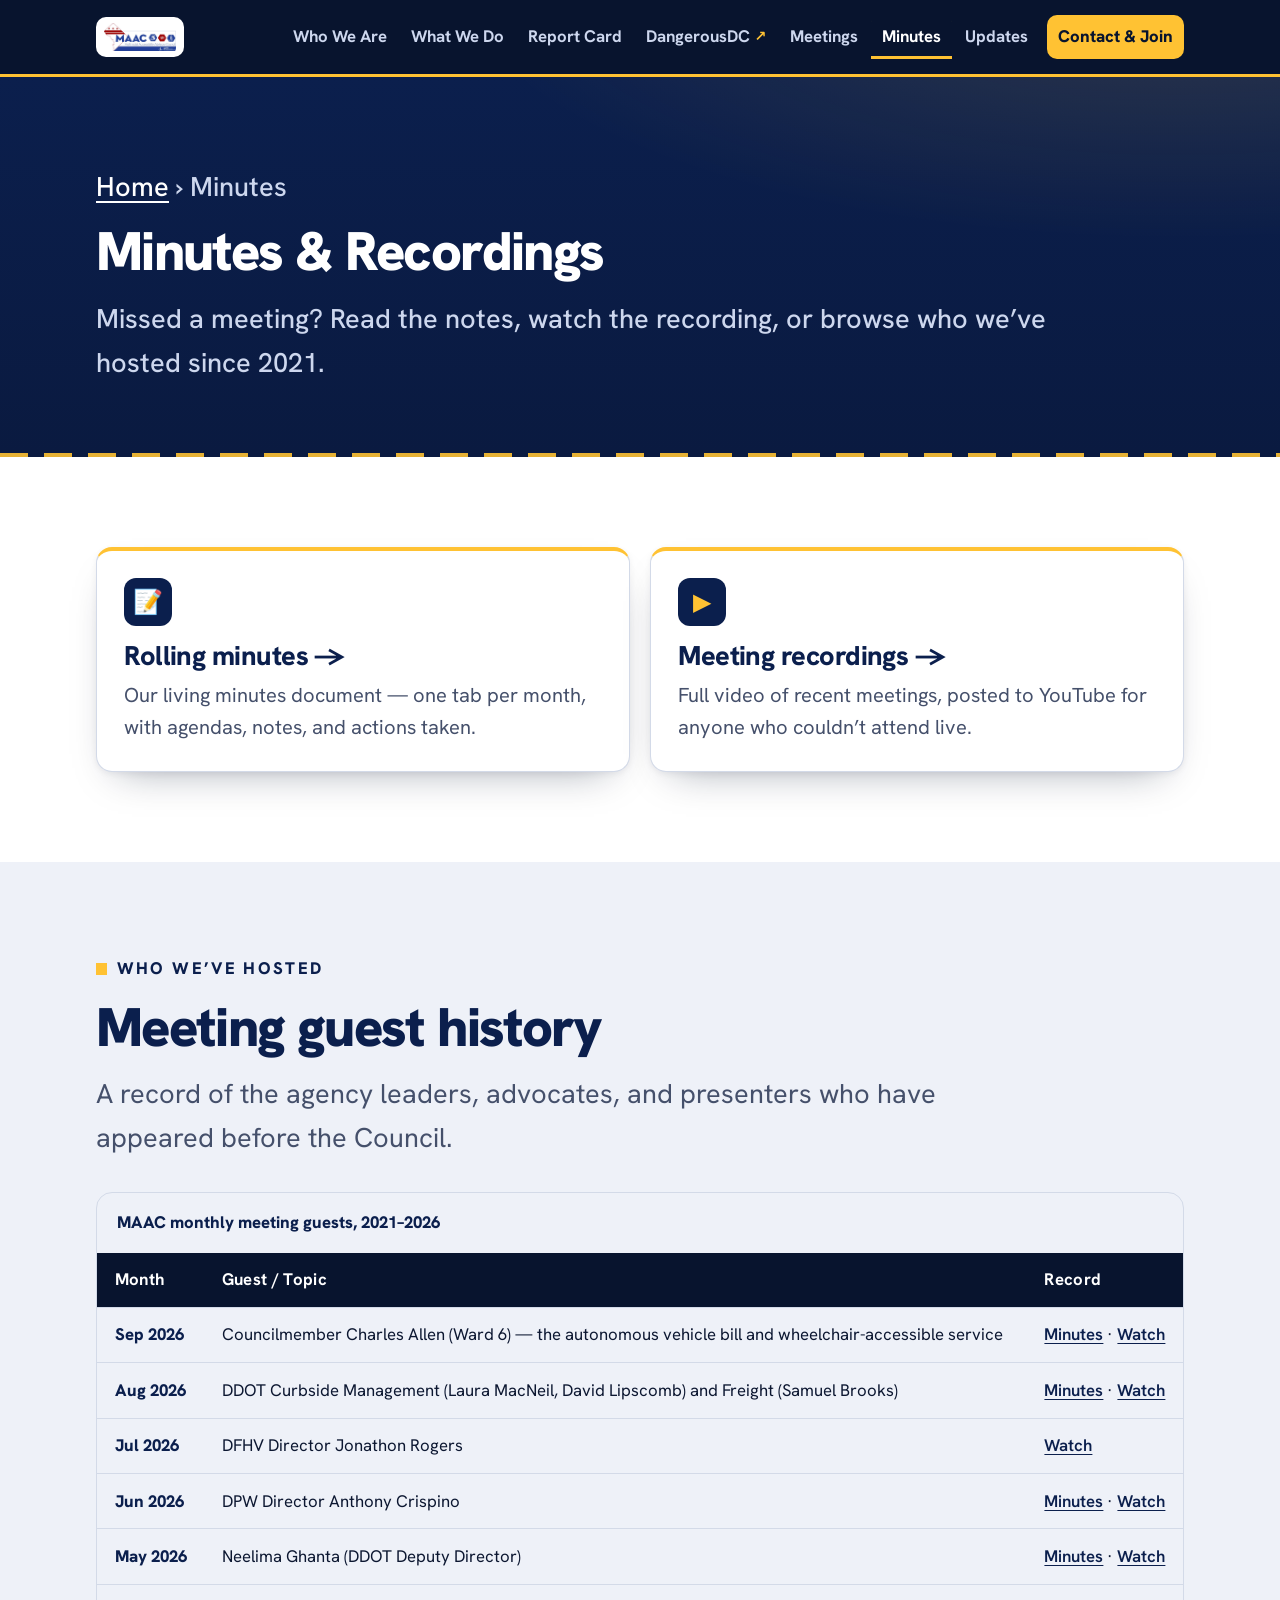
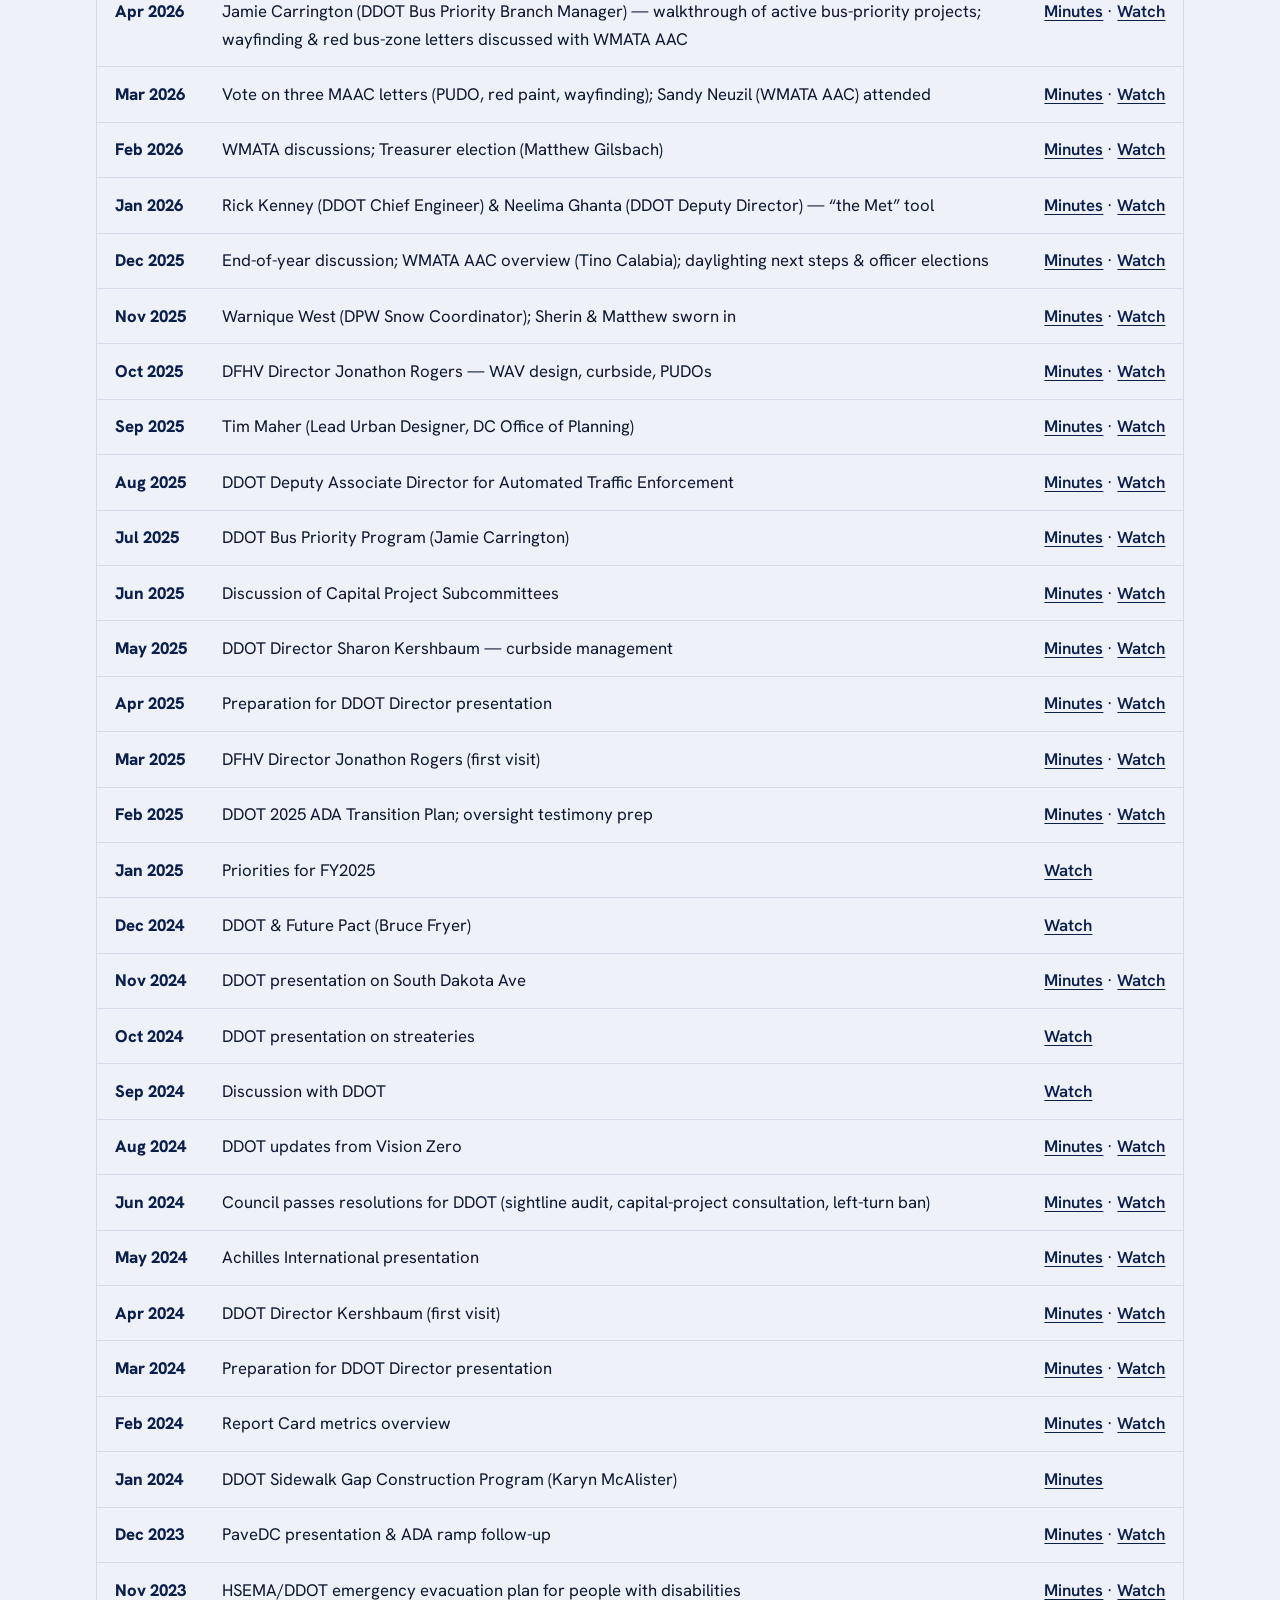
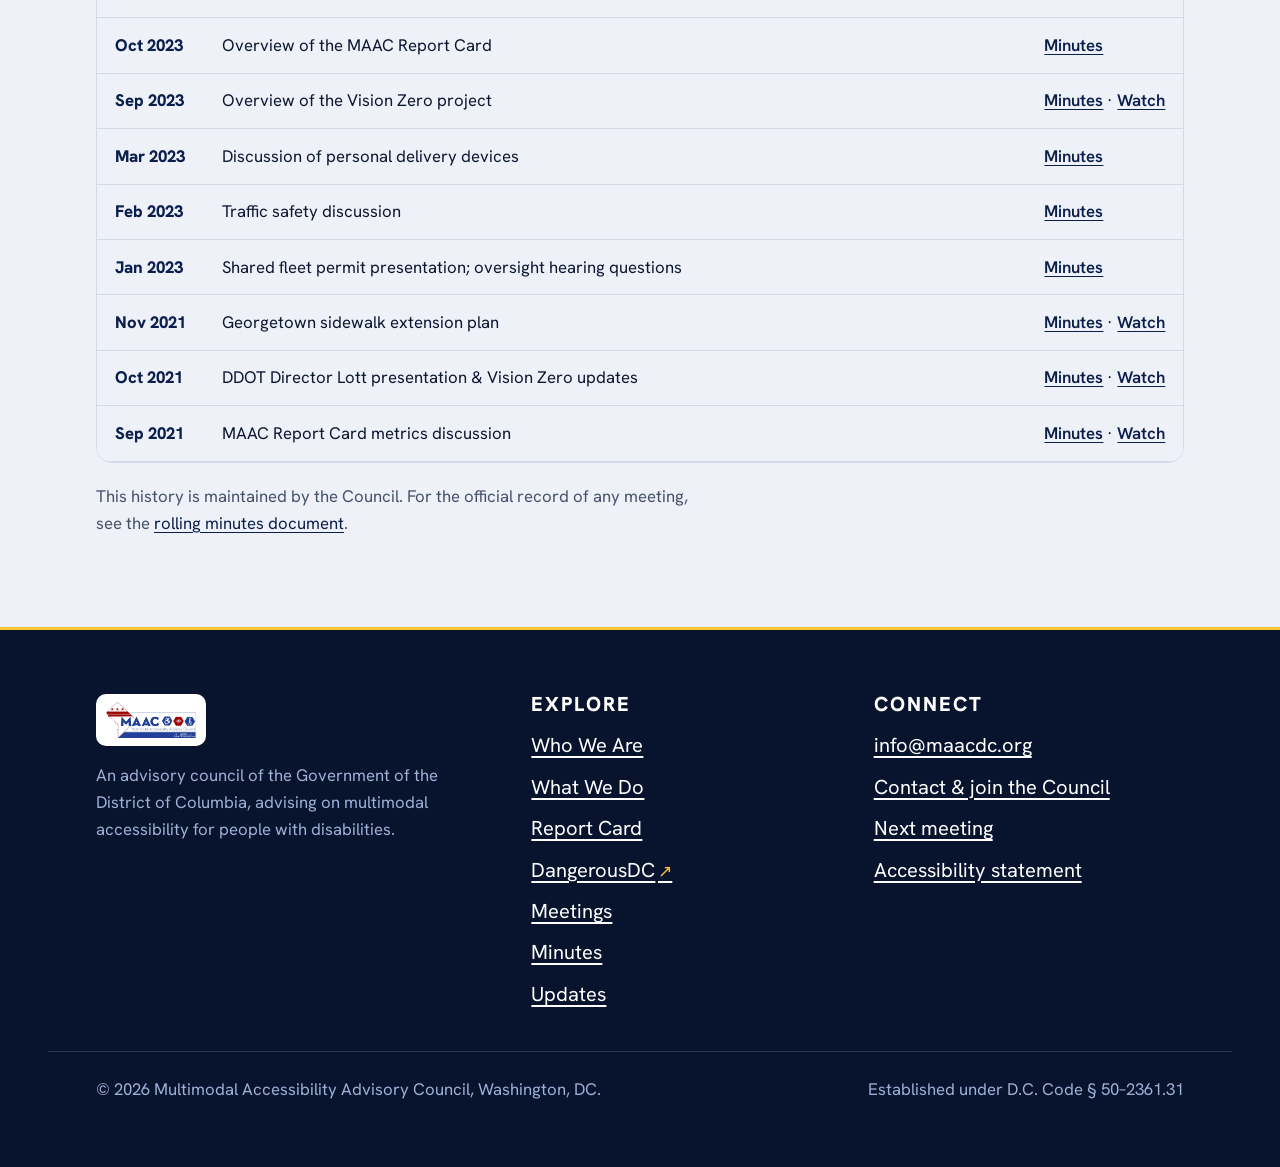
<file: minutes.html>
<!DOCTYPE html>
<html lang="en">
<head>
<meta charset="utf-8">
<meta name="viewport" content="width=device-width, initial-scale=1">
<title>Minutes &amp; Recordings — MAAC</title>
<meta name="description" content="MAAC meeting minutes, video recordings, and the full history of monthly meeting guests since 2021.">
<link rel="icon" href="assets/img/maac-logo.png">
<link rel="preconnect" href="https://fonts.googleapis.com">
<link rel="preconnect" href="https://fonts.gstatic.com" crossorigin>
<link href="https://fonts.googleapis.com/css2?family=Hanken+Grotesk:ital,wght@0,400;0,500;0,600;0,700;0,800;0,900;1,400&display=swap" rel="stylesheet">
<link rel="stylesheet" href="assets/css/styles.css">
</head>
<body>
<a class="skip-link" href="#main">Skip to main content</a>

<header class="site-header">
  <div class="container site-header__bar">
    <a class="brand" href="index.html" aria-label="MAAC home">
      <img src="assets/img/maac-logo.png" alt="" width="301" height="121">
      <span class="visually-hidden">Multimodal Accessibility Advisory Council — Home</span>
    </a>
    <button class="nav-toggle" aria-expanded="false" aria-controls="primary-nav"><span class="nav-toggle__label">Menu</span></button>
    <nav class="primary-nav" id="primary-nav" aria-label="Primary">
      <ul>
        <li><a href="who-we-are.html">Who We Are</a></li>
        <li><a href="what-we-do.html">What We Do</a></li>
        <li><a href="report-card.html">Report Card</a></li>
        <li><a class="ext" href="https://dangerousdc.org" target="_blank" rel="noopener noreferrer">DangerousDC<span class="visually-hidden"> (opens in a new tab)</span></a></li>
        <li><a href="meetings.html">Meetings</a></li>
        <li><a href="minutes.html" aria-current="page">Minutes</a></li>
        <li><a href="updates.html">Updates</a></li>
        <li class="nav-cta"><a href="contact.html">Contact &amp; Join</a></li>
      </ul>
    </nav>
  </div>
</header>

<main id="main">
  <div class="page-head">
    <div class="container page-head__inner">
      <p class="breadcrumb"><a href="index.html">Home</a> &rsaquo; Minutes</p>
      <h1>Minutes &amp; Recordings</h1>
      <p>Missed a meeting? Read the notes, watch the recording, or browse who we&rsquo;ve hosted since 2021.</p>
    </div>
  </div>

  <section class="section">
    <div class="container">
      <div class="grid grid--2">
        <a class="card card--link" href="https://docs.google.com/document/d/1Pplb23ovWnugZiW_DgKVGH2w3Xvt-SfrkXa-z070buc/edit" style="text-decoration:none;">
          <div class="card__icon" aria-hidden="true">&#128221;</div>
          <h3>Rolling minutes &rarr;</h3>
          <p>Our living minutes document &mdash; one tab per month, with agendas, notes, and actions taken.</p>
        </a>
        <a class="card card--link" href="https://www.youtube.com/@MAACDC" style="text-decoration:none;">
          <div class="card__icon" aria-hidden="true">&#9654;</div>
          <h3>Meeting recordings &rarr;</h3>
          <p>Full video of recent meetings, posted to YouTube for anyone who couldn&rsquo;t attend live.</p>
        </a>
      </div>
    </div>
  </section>

  <section class="section section--tint">
    <div class="container">
      <p class="section__eyebrow">Who we&rsquo;ve hosted</p>
      <h2 class="section__title display">Meeting guest history</h2>
      <p class="section__lead">A record of the agency leaders, advocates, and presenters who have appeared before the Council.</p>
      <div class="table-wrap" style="margin-top:2rem;">
        <table class="data">
          <caption>MAAC monthly meeting guests, 2021&ndash;2026</caption>
          <thead><tr><th scope="col">Month</th><th scope="col">Guest / Topic</th><th scope="col">Record</th></tr></thead>
          <tbody>
            <tr><th scope="row">Sep 2026</th><td>Councilmember Charles Allen (Ward 6) &mdash; the autonomous vehicle bill and wheelchair-accessible service</td><td><a href="https://docs.google.com/document/d/1Pplb23ovWnugZiW_DgKVGH2w3Xvt-SfrkXa-z070buc/edit?tab=t.55y3sf8ar7a5">Minutes</a> &middot; <a href="https://youtu.be/mVdUzM9Dx7k">Watch</a></td></tr>
            <tr><th scope="row">Aug 2026</th><td>DDOT Curbside Management (Laura MacNeil, David Lipscomb) and Freight (Samuel Brooks)</td><td><a href="https://docs.google.com/document/d/1Pplb23ovWnugZiW_DgKVGH2w3Xvt-SfrkXa-z070buc/edit">Minutes</a> &middot; <a href="https://youtu.be/z4vRj6LF3hc">Watch</a></td></tr>
            <tr><th scope="row">Jul 2026</th><td>DFHV Director Jonathon Rogers</td><td><a href="https://youtu.be/oo0vAqVL1gM">Watch</a></td></tr>
            <tr><th scope="row">Jun 2026</th><td>DPW Director Anthony Crispino</td><td><a href="https://docs.google.com/document/d/1Pplb23ovWnugZiW_DgKVGH2w3Xvt-SfrkXa-z070buc/edit?tab=t.69izp2ma657d">Minutes</a> &middot; <a href="https://youtu.be/MYjinPY68mU">Watch</a></td></tr>
            <tr><th scope="row">May 2026</th><td>Neelima Ghanta (DDOT Deputy Director)</td><td><a href="https://docs.google.com/document/d/1Pplb23ovWnugZiW_DgKVGH2w3Xvt-SfrkXa-z070buc/edit?tab=t.b51god92p8zn">Minutes</a> &middot; <a href="https://youtu.be/OCH7u5UtDjA">Watch</a></td></tr>
            <tr><th scope="row">Apr 2026</th><td>Jamie Carrington (DDOT Bus Priority Branch Manager) &mdash; walkthrough of active bus-priority projects; wayfinding &amp; red bus-zone letters discussed with WMATA AAC</td><td><a href="https://docs.google.com/document/d/1Pplb23ovWnugZiW_DgKVGH2w3Xvt-SfrkXa-z070buc/edit">Minutes</a> &middot; <a href="https://youtu.be/4GNSmKvrhwI">Watch</a></td></tr>
            <tr><th scope="row">Mar 2026</th><td>Vote on three MAAC letters (PUDO, red paint, wayfinding); Sandy Neuzil (WMATA AAC) attended</td><td><a href="https://docs.google.com/document/d/1Pplb23ovWnugZiW_DgKVGH2w3Xvt-SfrkXa-z070buc/edit?tab=t.yjt0p4y0clm3">Minutes</a> &middot; <a href="https://youtu.be/R6g79mWUgPA">Watch</a></td></tr>
            <tr><th scope="row">Feb 2026</th><td>WMATA discussions; Treasurer election (Matthew Gilsbach)</td><td><a href="https://docs.google.com/document/d/1Pplb23ovWnugZiW_DgKVGH2w3Xvt-SfrkXa-z070buc/edit?tab=t.hcti02r678ov">Minutes</a> &middot; <a href="https://youtu.be/7PaOiN-ZOgk">Watch</a></td></tr>
            <tr><th scope="row">Jan 2026</th><td>Rick Kenney (DDOT Chief Engineer) &amp; Neelima Ghanta (DDOT Deputy Director) &mdash; &ldquo;the Met&rdquo; tool</td><td><a href="https://docs.google.com/document/d/1Pplb23ovWnugZiW_DgKVGH2w3Xvt-SfrkXa-z070buc/edit?tab=t.hcti02r678ov">Minutes</a> &middot; <a href="https://youtu.be/E6e4L24j4ns">Watch</a></td></tr>
            <tr><th scope="row">Dec 2025</th><td>End-of-year discussion; WMATA AAC overview (Tino Calabia); daylighting next steps &amp; officer elections</td><td><a href="https://docs.google.com/document/d/1Pplb23ovWnugZiW_DgKVGH2w3Xvt-SfrkXa-z070buc/edit?tab=t.cw52cbhwjifz">Minutes</a> &middot; <a href="https://youtu.be/FVaNNZq7s48">Watch</a></td></tr>
            <tr><th scope="row">Nov 2025</th><td>Warnique West (DPW Snow Coordinator); Sherin &amp; Matthew sworn in</td><td><a href="https://docs.google.com/document/d/1Pplb23ovWnugZiW_DgKVGH2w3Xvt-SfrkXa-z070buc/edit?tab=t.zy7xj95a6nt">Minutes</a> &middot; <a href="https://youtu.be/Yrr7NdASW3U">Watch</a></td></tr>
            <tr><th scope="row">Oct 2025</th><td>DFHV Director Jonathon Rogers &mdash; WAV design, curbside, PUDOs</td><td><a href="https://docs.google.com/document/d/1Pplb23ovWnugZiW_DgKVGH2w3Xvt-SfrkXa-z070buc/edit?tab=t.awpzq58yucy2">Minutes</a> &middot; <a href="https://youtu.be/JbKxKXCNa00">Watch</a></td></tr>
            <tr><th scope="row">Sep 2025</th><td>Tim Maher (Lead Urban Designer, DC Office of Planning)</td><td><a href="https://docs.google.com/document/d/1Pplb23ovWnugZiW_DgKVGH2w3Xvt-SfrkXa-z070buc/edit?tab=t.bjymwubkrdn7">Minutes</a> &middot; <a href="https://youtu.be/6JhpAZdKALs">Watch</a></td></tr>
            <tr><th scope="row">Aug 2025</th><td>DDOT Deputy Associate Director for Automated Traffic Enforcement</td><td><a href="https://docs.google.com/document/d/1Pplb23ovWnugZiW_DgKVGH2w3Xvt-SfrkXa-z070buc/edit?tab=t.5mssoqhsdhbs">Minutes</a> &middot; <a href="https://youtu.be/kVxpoJm8bEs">Watch</a></td></tr>
            <tr><th scope="row">Jul 2025</th><td>DDOT Bus Priority Program (Jamie Carrington)</td><td><a href="https://docs.google.com/document/d/1Pplb23ovWnugZiW_DgKVGH2w3Xvt-SfrkXa-z070buc/edit?tab=t.3z1x1gk7osw">Minutes</a> &middot; <a href="https://youtu.be/AVK9DHBsH1U">Watch</a></td></tr>
            <tr><th scope="row">Jun 2025</th><td>Discussion of Capital Project Subcommittees</td><td><a href="https://docs.google.com/document/d/1Pplb23ovWnugZiW_DgKVGH2w3Xvt-SfrkXa-z070buc/edit?tab=t.bccsmsmpvhs7">Minutes</a> &middot; <a href="https://youtu.be/ub-67BKscuM">Watch</a></td></tr>
            <tr><th scope="row">May 2025</th><td>DDOT Director Sharon Kershbaum &mdash; curbside management</td><td><a href="https://docs.google.com/document/d/1Pplb23ovWnugZiW_DgKVGH2w3Xvt-SfrkXa-z070buc/edit?pli=1&amp;tab=t.fq1wbjgguf6h">Minutes</a> &middot; <a href="https://youtu.be/ZpNI9eayWso">Watch</a></td></tr>
            <tr><th scope="row">Apr 2025</th><td>Preparation for DDOT Director presentation</td><td><a href="https://docs.google.com/document/d/1Pplb23ovWnugZiW_DgKVGH2w3Xvt-SfrkXa-z070buc/edit?pli=1&amp;tab=t.dfbk2thylgem">Minutes</a> &middot; <a href="https://youtu.be/Be0o8XJFdnc">Watch</a></td></tr>
            <tr><th scope="row">Mar 2025</th><td>DFHV Director Jonathon Rogers (first visit)</td><td><a href="https://docs.google.com/document/d/1Pplb23ovWnugZiW_DgKVGH2w3Xvt-SfrkXa-z070buc/edit?tab=t.9d2w4m3e3e38">Minutes</a> &middot; <a href="https://youtu.be/xY1ZQPgVwl4">Watch</a></td></tr>
            <tr><th scope="row">Feb 2025</th><td>DDOT 2025 ADA Transition Plan; oversight testimony prep</td><td><a href="https://docs.google.com/document/d/1Pplb23ovWnugZiW_DgKVGH2w3Xvt-SfrkXa-z070buc/edit?tab=t.0">Minutes</a> &middot; <a href="https://www.youtube.com/watch?v=DELz7TFnvyE">Watch</a></td></tr>
            <tr><th scope="row">Jan 2025</th><td>Priorities for FY2025</td><td><a href="https://youtu.be/mX-vvgpWSo4">Watch</a></td></tr>
            <tr><th scope="row">Dec 2024</th><td>DDOT &amp; Future Pact (Bruce Fryer)</td><td><a href="https://youtu.be/yK4lBmVuRnw">Watch</a></td></tr>
            <tr><th scope="row">Nov 2024</th><td>DDOT presentation on South Dakota Ave</td><td><a href="https://docs.google.com/document/d/1--x3Tgd2JdAYqQUyWQAiHO-RokzpPRKN05WB1ifJq4c/edit?tab=t.0">Minutes</a> &middot; <a href="https://www.youtube.com/watch?v=-h53nL1ATC8">Watch</a></td></tr>
            <tr><th scope="row">Oct 2024</th><td>DDOT presentation on streateries</td><td><a href="https://youtu.be/cwK9Y3t2_bE">Watch</a></td></tr>
            <tr><th scope="row">Sep 2024</th><td>Discussion with DDOT</td><td><a href="https://www.youtube.com/watch?v=9eB4bKSJEgM">Watch</a></td></tr>
            <tr><th scope="row">Aug 2024</th><td>DDOT updates from Vision Zero</td><td><a href="https://docs.google.com/document/d/1aXVn1qlOuD7KPTP5Lw-Gy-G6FFYO7svuTzrgOktc5Bc/edit?tab=t.0">Minutes</a> &middot; <a href="https://youtu.be/N-WRlfY5Rw8">Watch</a></td></tr>
            <tr><th scope="row">Jun 2024</th><td>Council passes resolutions for DDOT (sightline audit, capital-project consultation, left-turn ban)</td><td><a href="https://docs.google.com/document/d/11StQ6PRhUArTjtdOpCtc1Q3NdkPAUBqBPFdYmupfQQA/edit">Minutes</a> &middot; <a href="https://www.youtube.com/watch?v=dVCidOUXJrc">Watch</a></td></tr>
            <tr><th scope="row">May 2024</th><td>Achilles International presentation</td><td><a href="https://docs.google.com/document/d/12Sqep4PhmxL0IjpNZ01-4cR_s6_d1JQDVvnOrFiMdb4/edit">Minutes</a> &middot; <a href="https://youtu.be/DsXAj-3qwqQ">Watch</a></td></tr>
            <tr><th scope="row">Apr 2024</th><td>DDOT Director Kershbaum (first visit)</td><td><a href="https://docs.google.com/document/d/1gXX6xF96llqS21cqSF6Y-cNfMX-MaZBXph_nonsnqlI/edit">Minutes</a> &middot; <a href="https://youtu.be/BuAAZSnvdxE">Watch</a></td></tr>
            <tr><th scope="row">Mar 2024</th><td>Preparation for DDOT Director presentation</td><td><a href="https://docs.google.com/document/d/1Z7trE8YcDFxWO7sacronnDVXpRuPmQMrkwDdh9uk_UU/edit">Minutes</a> &middot; <a href="https://youtu.be/YPCL1XntCto">Watch</a></td></tr>
            <tr><th scope="row">Feb 2024</th><td>Report Card metrics overview</td><td><a href="https://docs.google.com/document/d/1R2jihfVmYfIY5AiZis5BkWk6PKz7Nqc4nCS_oBtbt1Y/edit">Minutes</a> &middot; <a href="https://www.youtube.com/watch?v=uW-dkK10F8M">Watch</a></td></tr>
            <tr><th scope="row">Jan 2024</th><td>DDOT Sidewalk Gap Construction Program (Karyn McAlister)</td><td><a href="https://docs.google.com/document/d/1F2TfQsL_TprEPC6qMiz6Iv96KXelf-RWGnxbg5FfNy4/edit">Minutes</a></td></tr>
            <tr><th scope="row">Dec 2023</th><td>PaveDC presentation &amp; ADA ramp follow-up</td><td><a href="https://docs.google.com/document/d/1GFMOXIRulcGVHOoL19GOgpuDZGW8jETunBpwEGd7KCs/edit">Minutes</a> &middot; <a href="https://www.youtube.com/watch?v=AU_31779-SI">Watch</a></td></tr>
            <tr><th scope="row">Nov 2023</th><td>HSEMA/DDOT emergency evacuation plan for people with disabilities</td><td><a href="https://docs.google.com/document/d/1t12bhMqbBtP-QcWuaTBPgZ4WOtNJBjXQpbT4v-zAyWg/edit">Minutes</a> &middot; <a href="https://youtu.be/mXc4wuK6fZ8">Watch</a></td></tr>
            <tr><th scope="row">Oct 2023</th><td>Overview of the MAAC Report Card</td><td><a href="https://docs.google.com/document/d/1GRUMIs53F13lqFvYxAbDl408ySjy0eo6OOwktT6Kfig/edit">Minutes</a></td></tr>
            <tr><th scope="row">Sep 2023</th><td>Overview of the Vision Zero project</td><td><a href="https://docs.google.com/document/d/1teM4G8j6YJPYFh5KJ_EDgnp7KzUlUpYAdzI8e_9d3Bo/edit">Minutes</a> &middot; <a href="https://youtu.be/Y1n_OsG64pY">Watch</a></td></tr>
            <tr><th scope="row">Mar 2023</th><td>Discussion of personal delivery devices</td><td><a href="https://docs.google.com/document/d/1He2nDT0WDiDi24RL0PwuFUvBZnch7Y53kC8Pg3pa96g/edit">Minutes</a></td></tr>
            <tr><th scope="row">Feb 2023</th><td>Traffic safety discussion</td><td><a href="https://docs.google.com/document/d/1nxXzyJmSRltYqP0t55cV29LvV_LBaVwHWr6_tRVORcw/edit">Minutes</a></td></tr>
            <tr><th scope="row">Jan 2023</th><td>Shared fleet permit presentation; oversight hearing questions</td><td><a href="https://docs.google.com/document/d/1uUgv4ZD0tMAa7vpleP5GorjBaf-sSWA0jADOUbVLltE/edit">Minutes</a></td></tr>
            <tr><th scope="row">Nov 2021</th><td>Georgetown sidewalk extension plan</td><td><a href="https://docs.google.com/document/d/1pKaVmMJCfzm1j4_zBhUVH5uu1WJ9VF46/edit">Minutes</a> &middot; <a href="https://youtu.be/7aUQUz6axTQ">Watch</a></td></tr>
            <tr><th scope="row">Oct 2021</th><td>DDOT Director Lott presentation &amp; Vision Zero updates</td><td><a href="https://docs.google.com/document/d/1uhdaIZl6Nouh10Pb7TTvl6eA2nAmoo7e/edit">Minutes</a> &middot; <a href="https://youtu.be/BywJleJAFbE">Watch</a></td></tr>
            <tr><th scope="row">Sep 2021</th><td>MAAC Report Card metrics discussion</td><td><a href="https://docs.google.com/document/d/1zo1zeol7tPW6c7TJbqqg15q83I2w4Qyt/edit">Minutes</a> &middot; <a href="https://youtu.be/jeFaw7hQLPE">Watch</a></td></tr>
          </tbody>
        </table>
      </div>
      <p style="margin-top:1.25rem; color:var(--ink-soft); font-size:var(--step--1);">This history is maintained by the Council. For the official record of any meeting, see the <a href="https://docs.google.com/document/d/1Pplb23ovWnugZiW_DgKVGH2w3Xvt-SfrkXa-z070buc/edit">rolling minutes document</a>.</p>
    </div>
  </section>
</main>

<footer class="site-footer">
  <div class="container footer-grid">
    <div>
      <div class="brand-foot"><img src="assets/img/maac-logo.png" alt="Multimodal Accessibility Advisory Council" width="301" height="121"></div>
      <p class="foot-note">An advisory council of the Government of the District of Columbia, advising on multimodal accessibility for people with disabilities.</p>
    </div>
    <div>
      <h2>Explore</h2>
      <ul>
        <li><a href="who-we-are.html">Who We Are</a></li>
        <li><a href="what-we-do.html">What We Do</a></li>
        <li><a href="report-card.html">Report Card</a></li>
        <li><a class="ext" href="https://dangerousdc.org" target="_blank" rel="noopener noreferrer">DangerousDC<span class="visually-hidden"> (opens in a new tab)</span></a></li>
        <li><a href="meetings.html">Meetings</a></li>
        <li><a href="minutes.html">Minutes</a></li>
        <li><a href="updates.html">Updates</a></li>
      </ul>
    </div>
    <div>
      <h2>Connect</h2>
      <ul>
        <li><a href="mailto:info@maacdc.org">info@maacdc.org</a></li>
        <li><a href="contact.html">Contact &amp; join the Council</a></li>
        <li><a href="https://www.maacdc.link/meeting">Next meeting</a></li>
        <li><a href="accessibility.html">Accessibility statement</a></li>
      </ul>
    </div>
  </div>
  <div class="container footer-bottom">
    <span>&copy; 2026 Multimodal Accessibility Advisory Council, Washington, DC.</span>
    <span>Established under D.C. Code &sect; 50&ndash;2361.31</span>
  </div>
</footer>

<script src="assets/js/nav.js" defer></script>
</body>
</html>
</file>
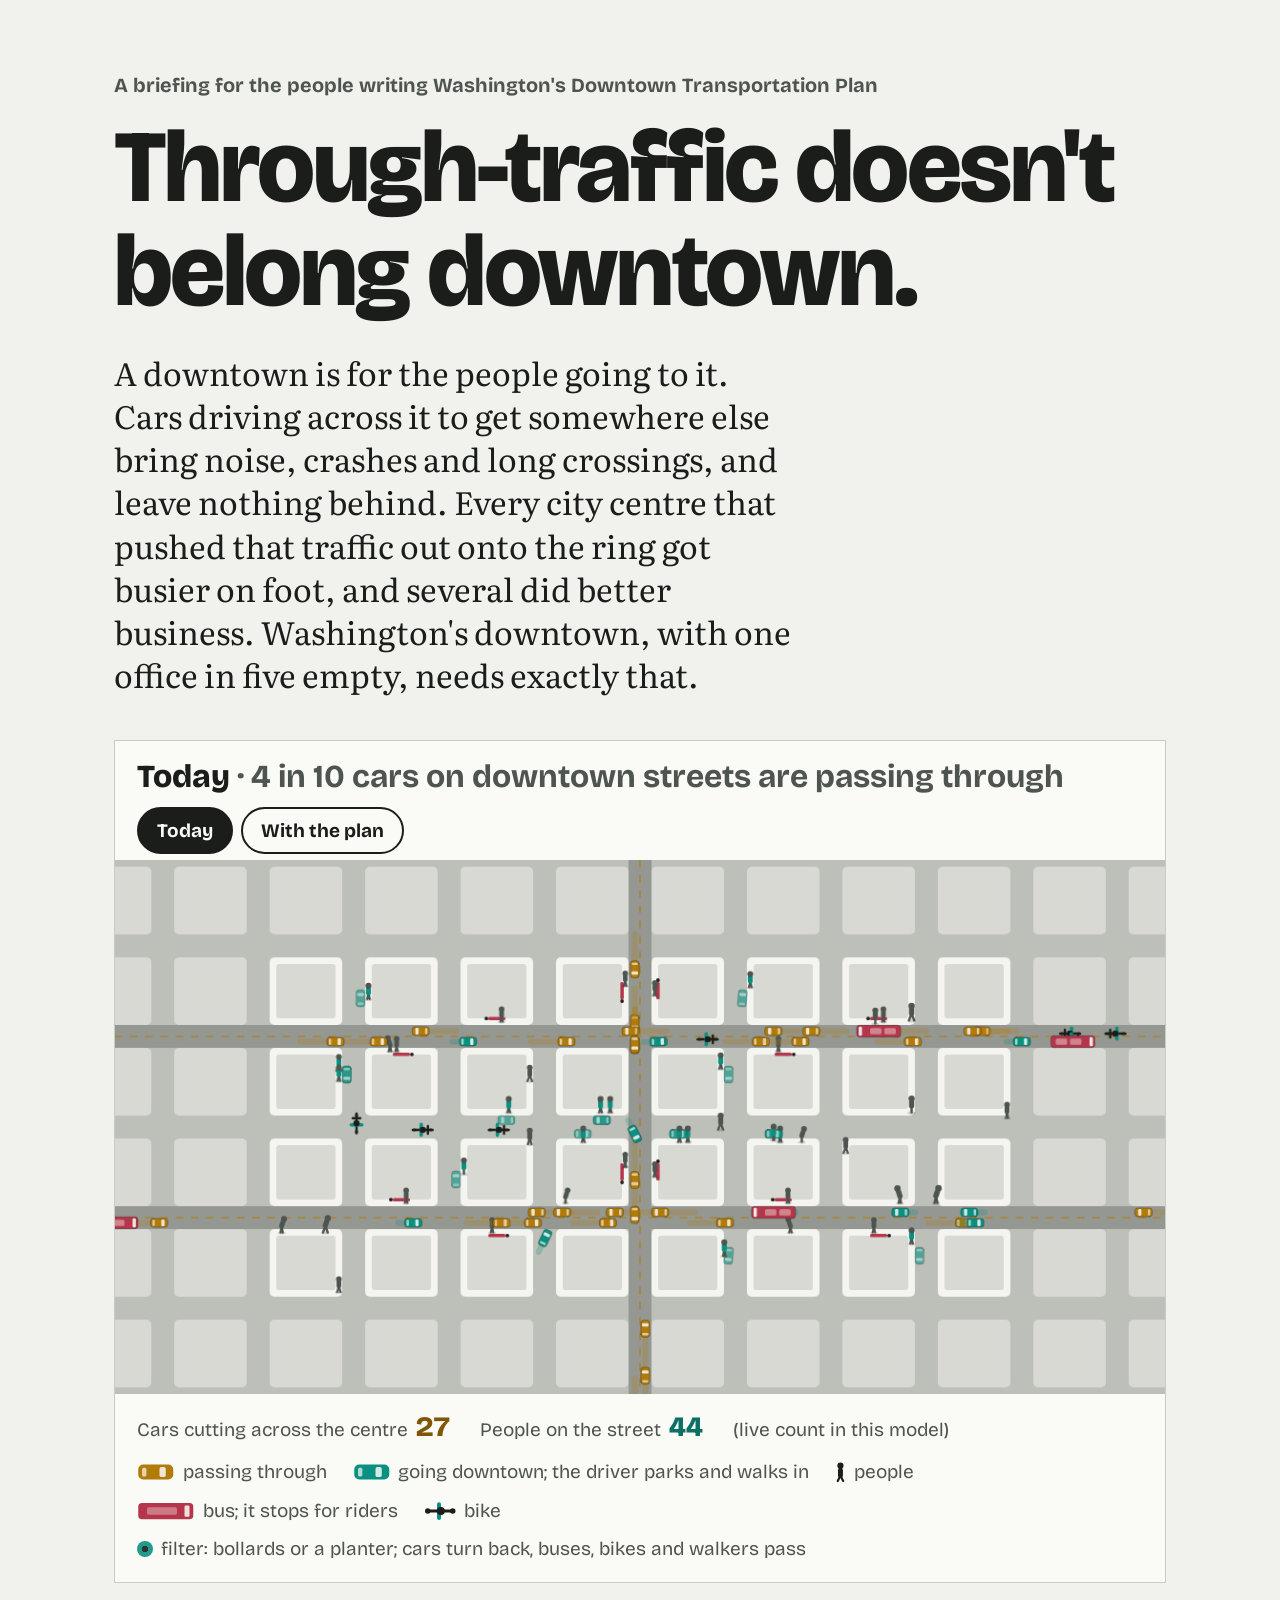
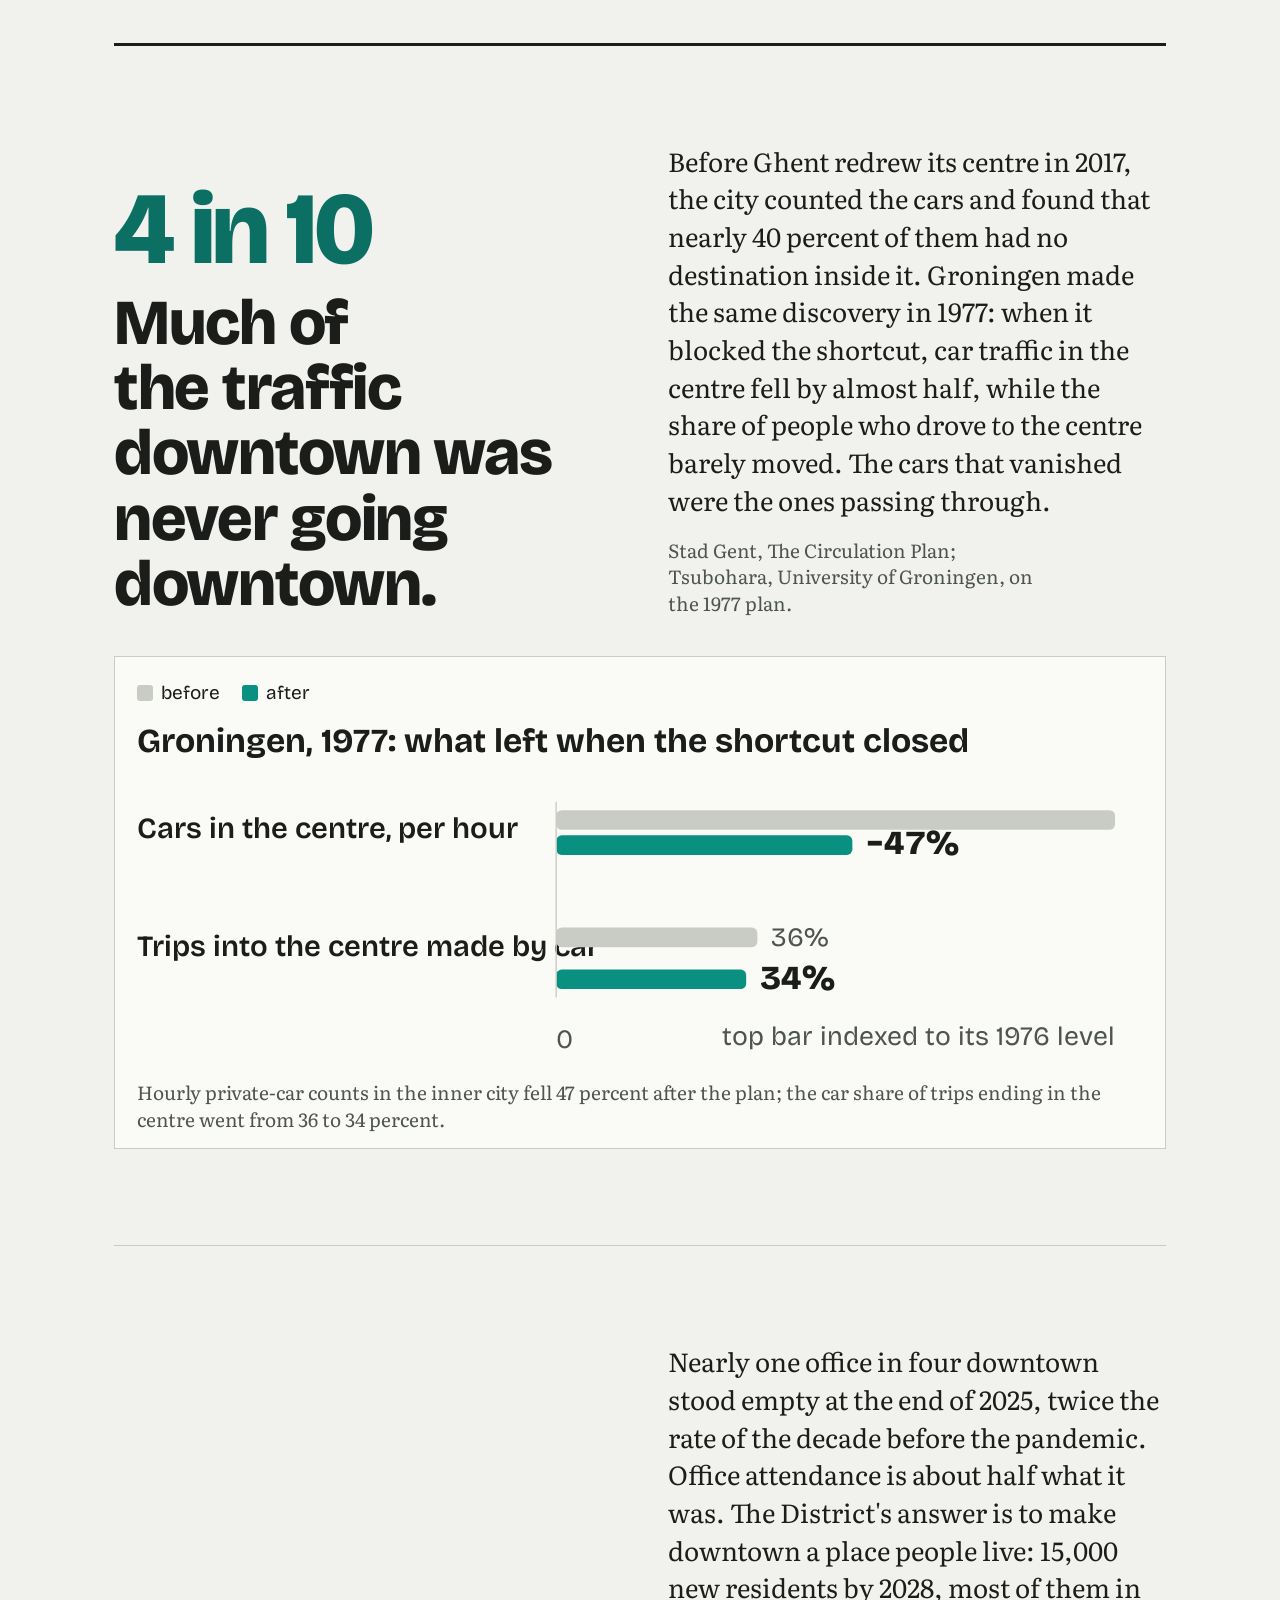
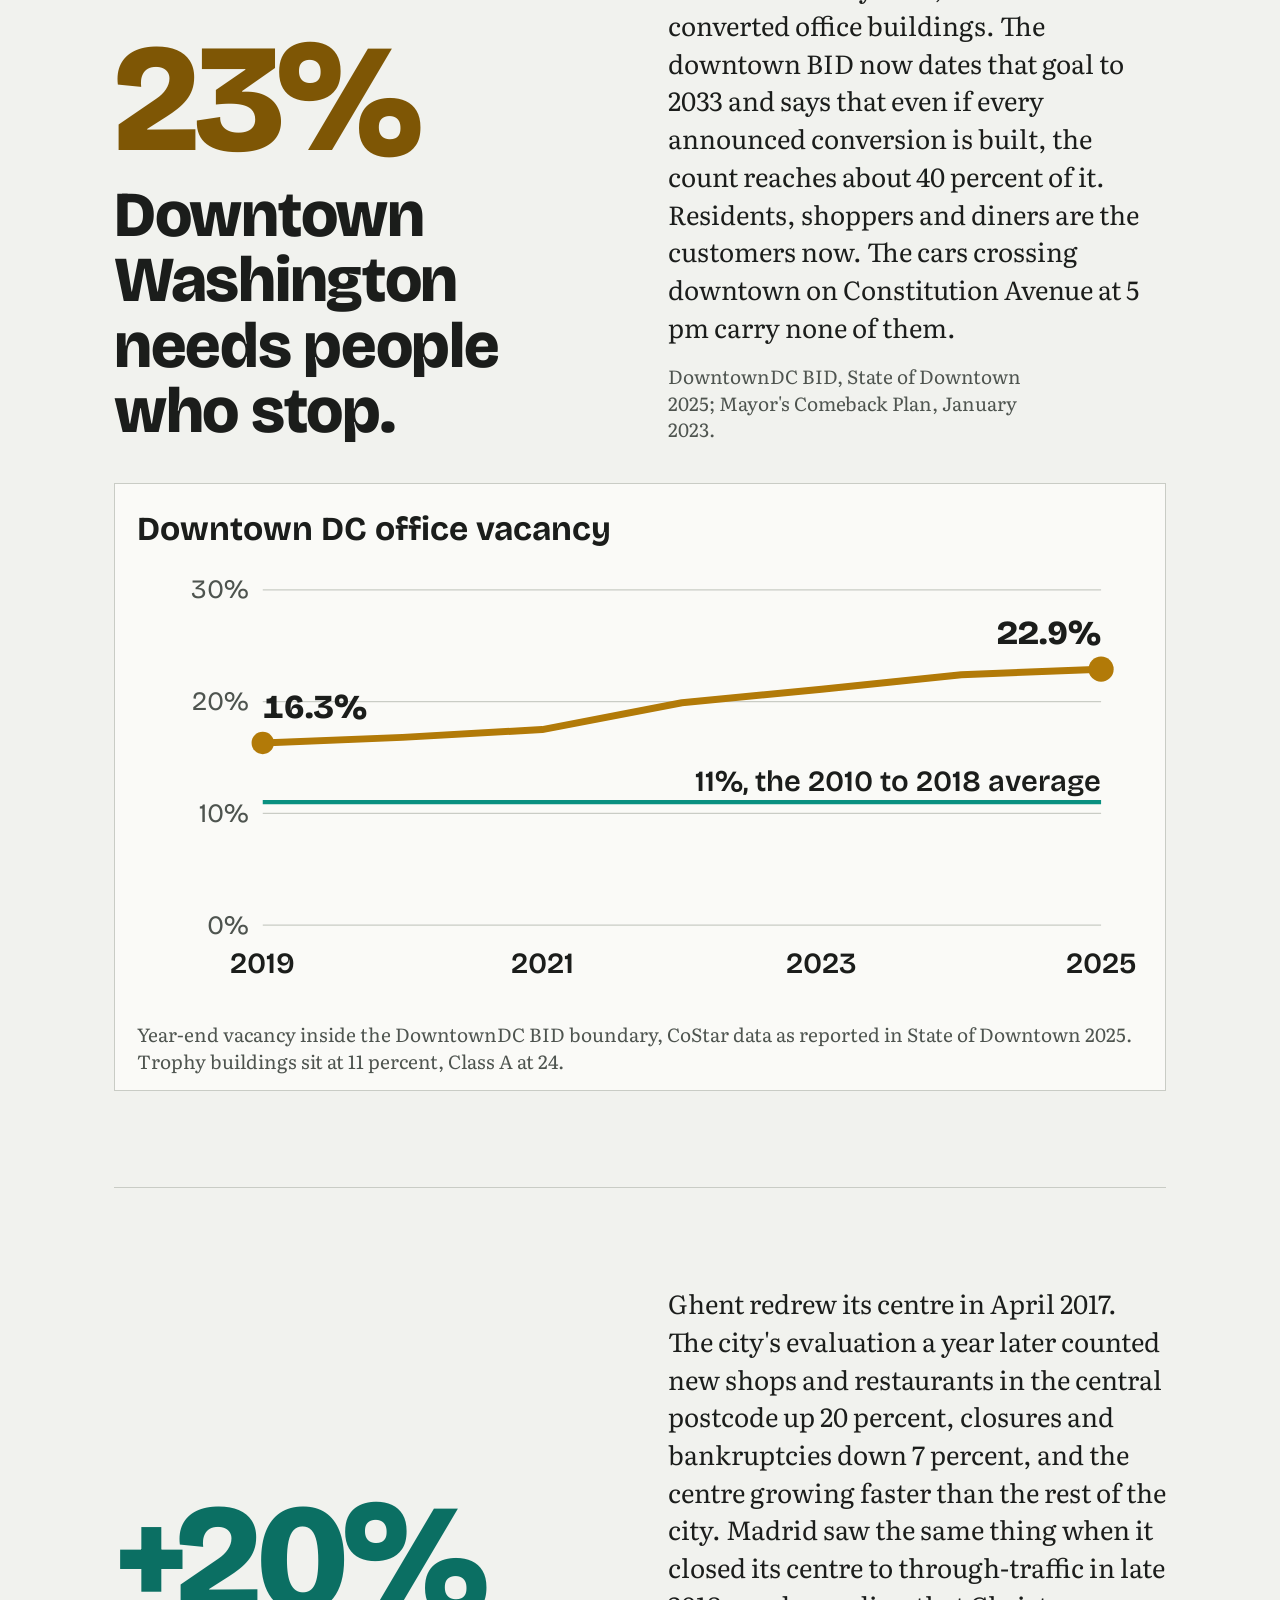
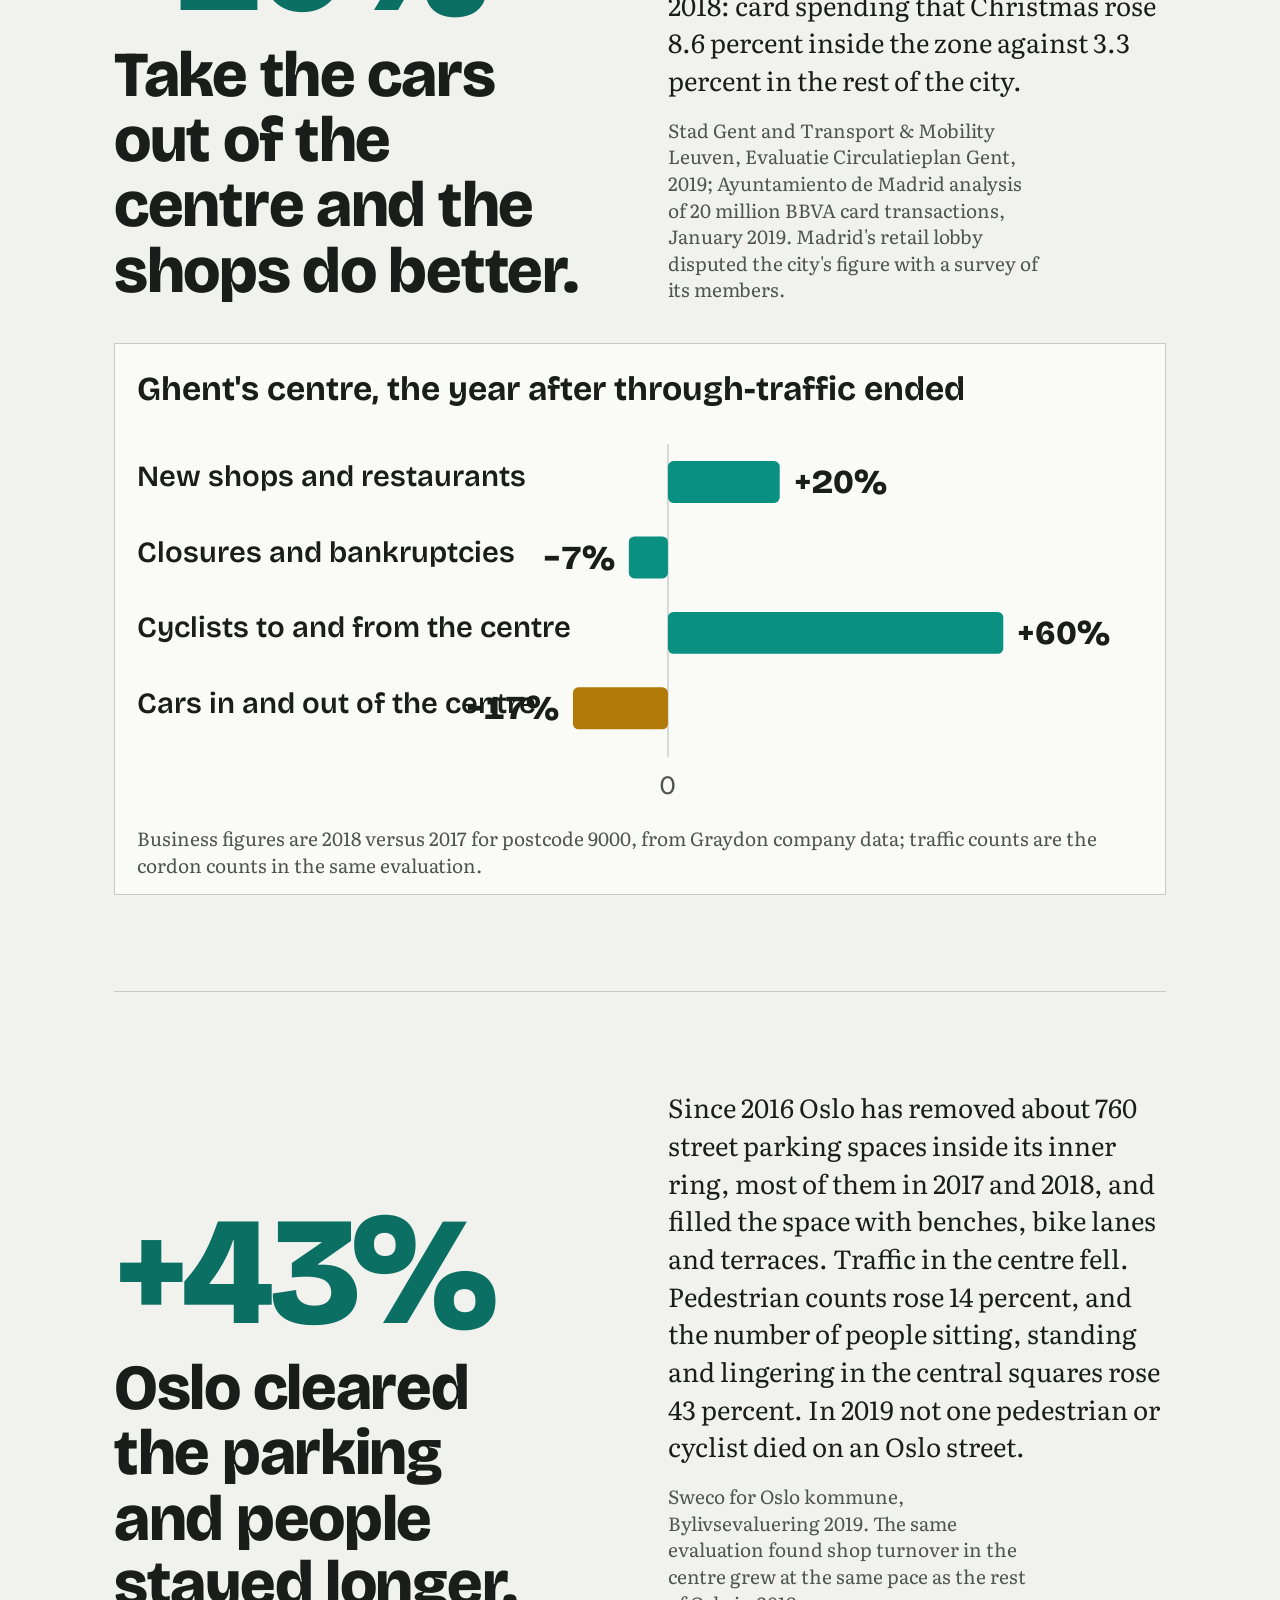
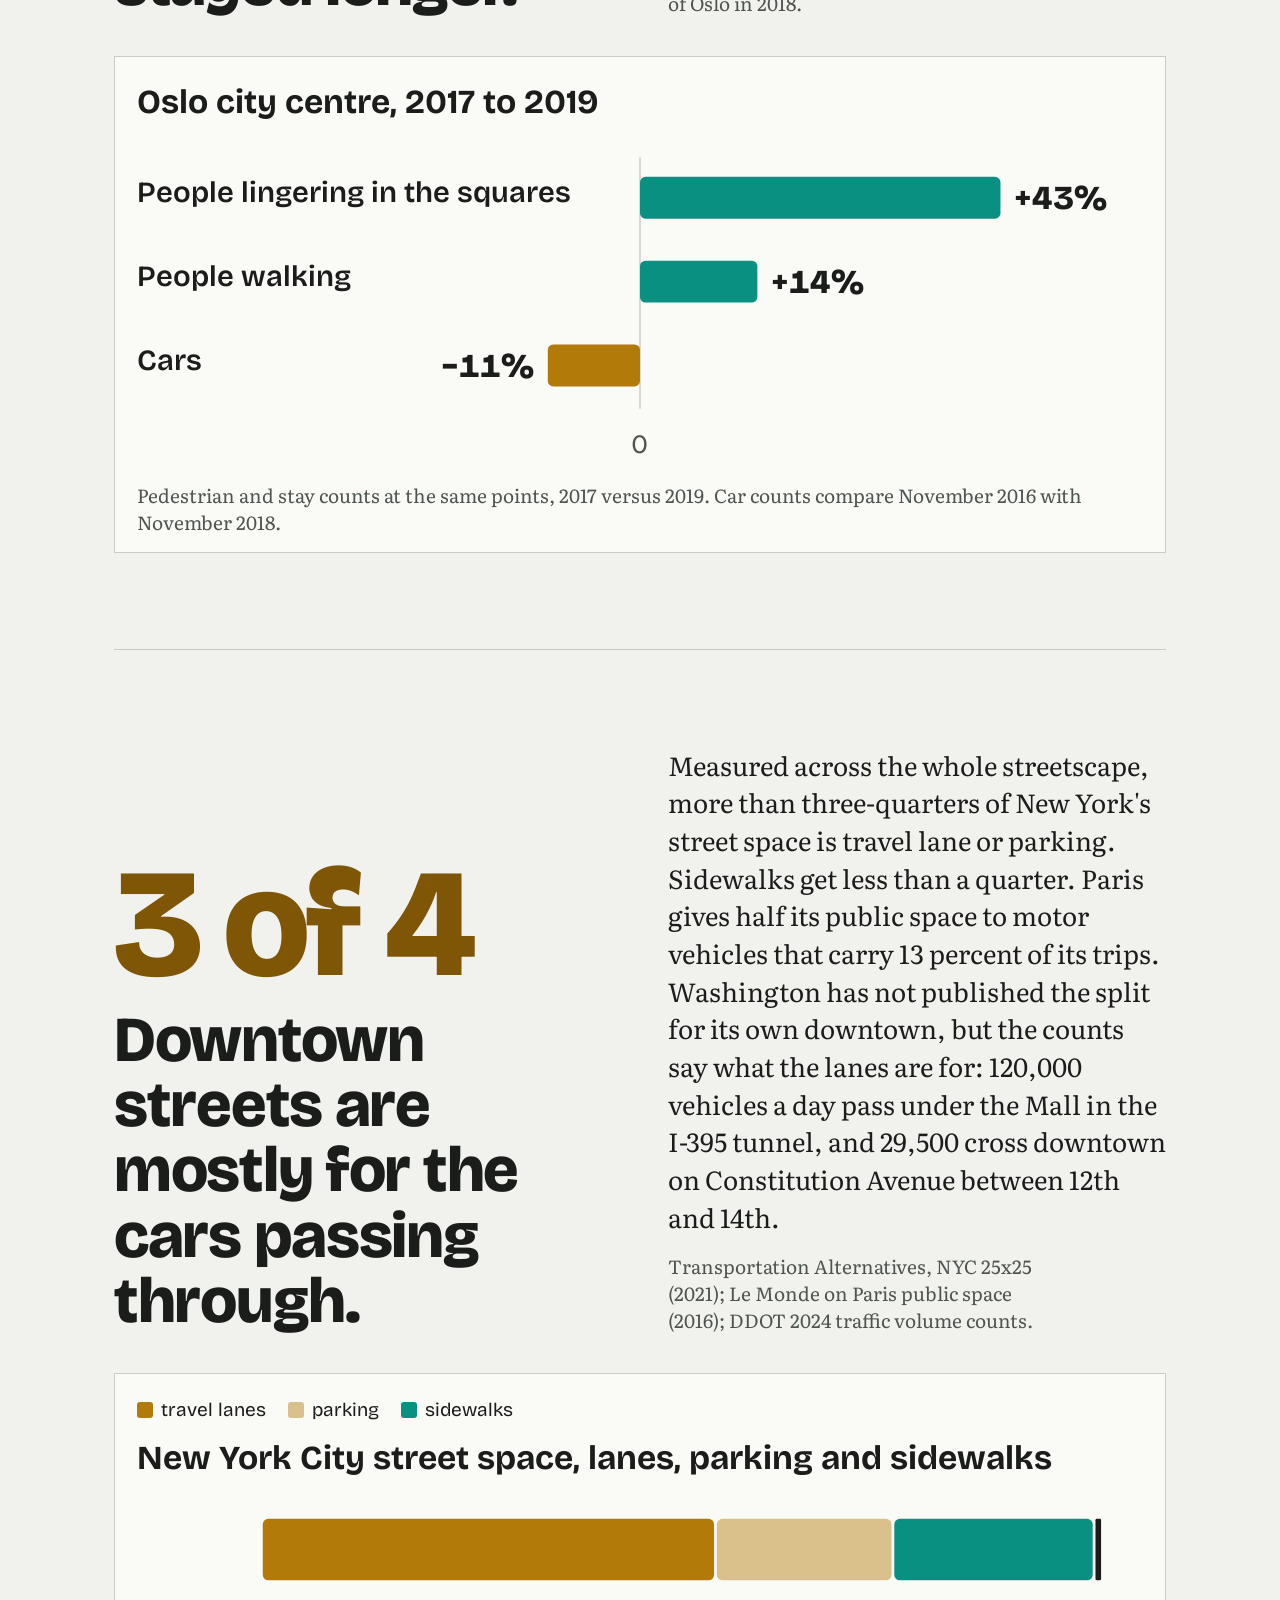
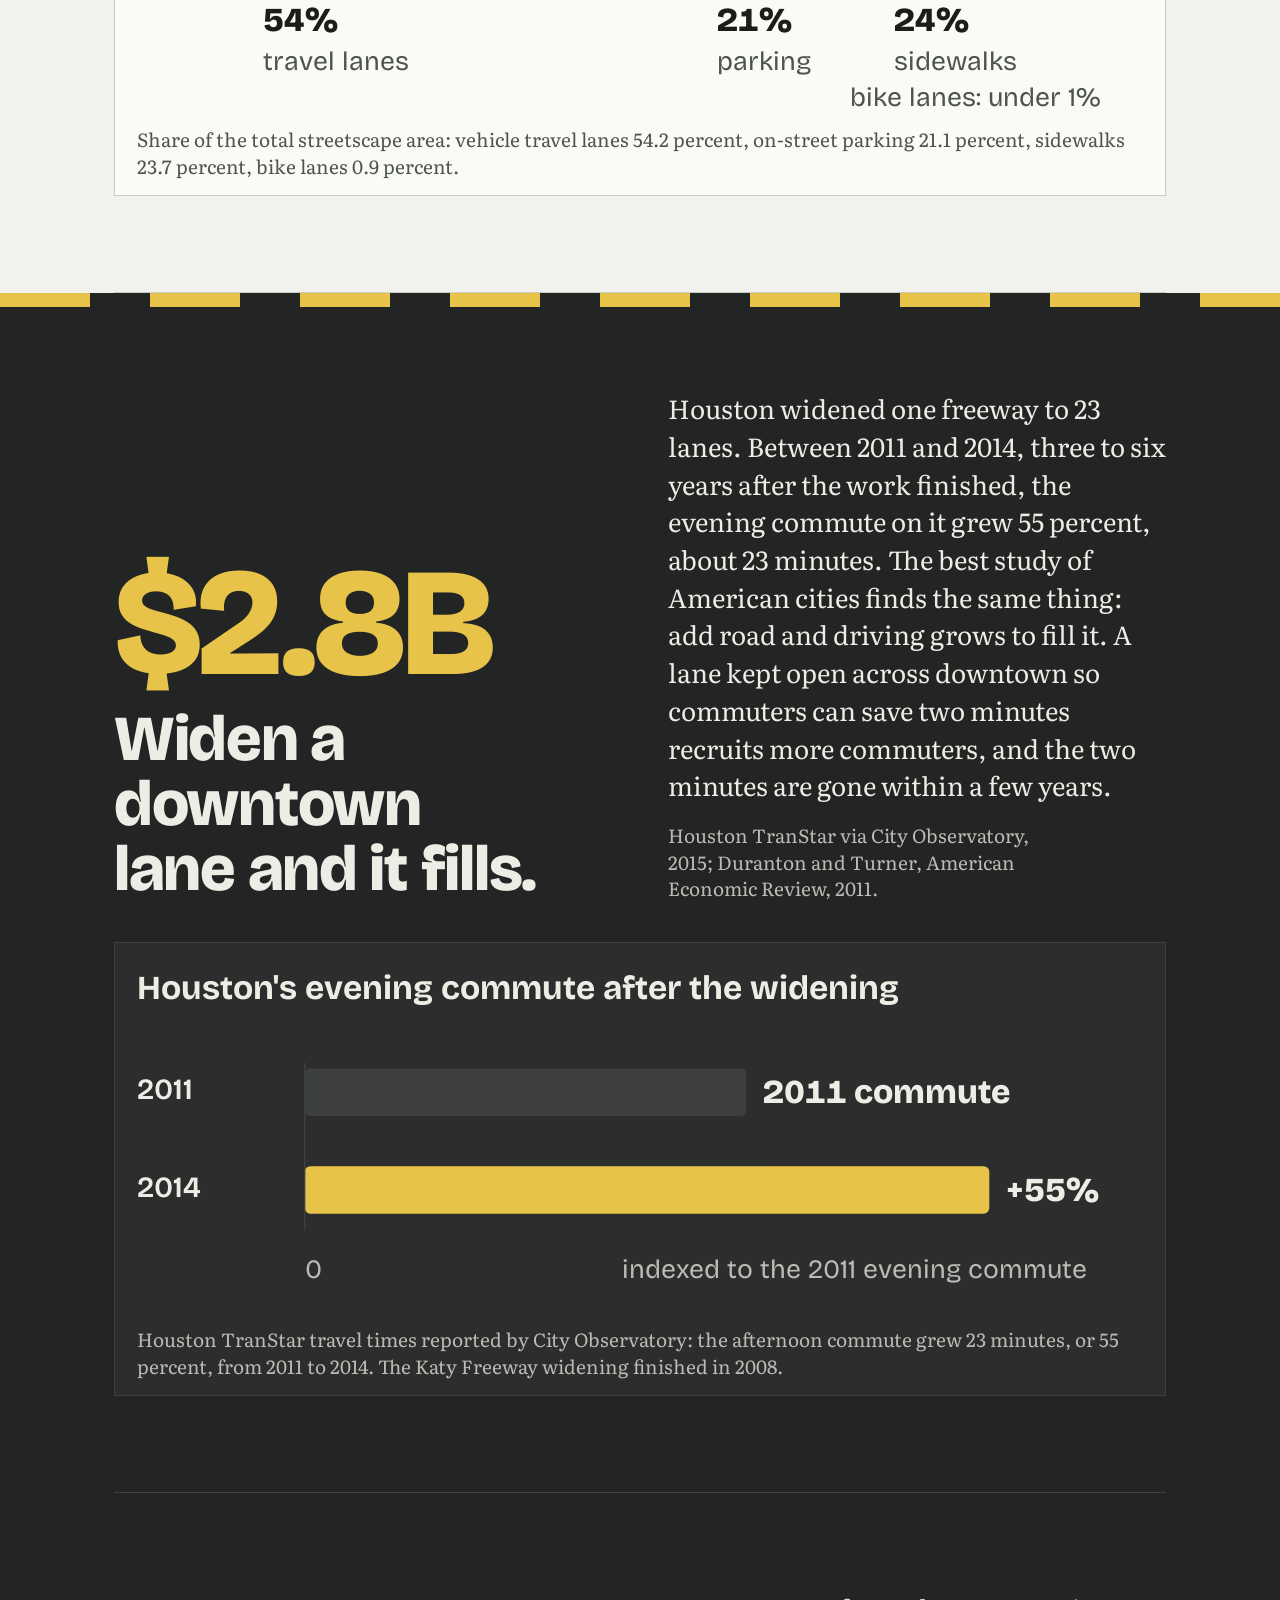
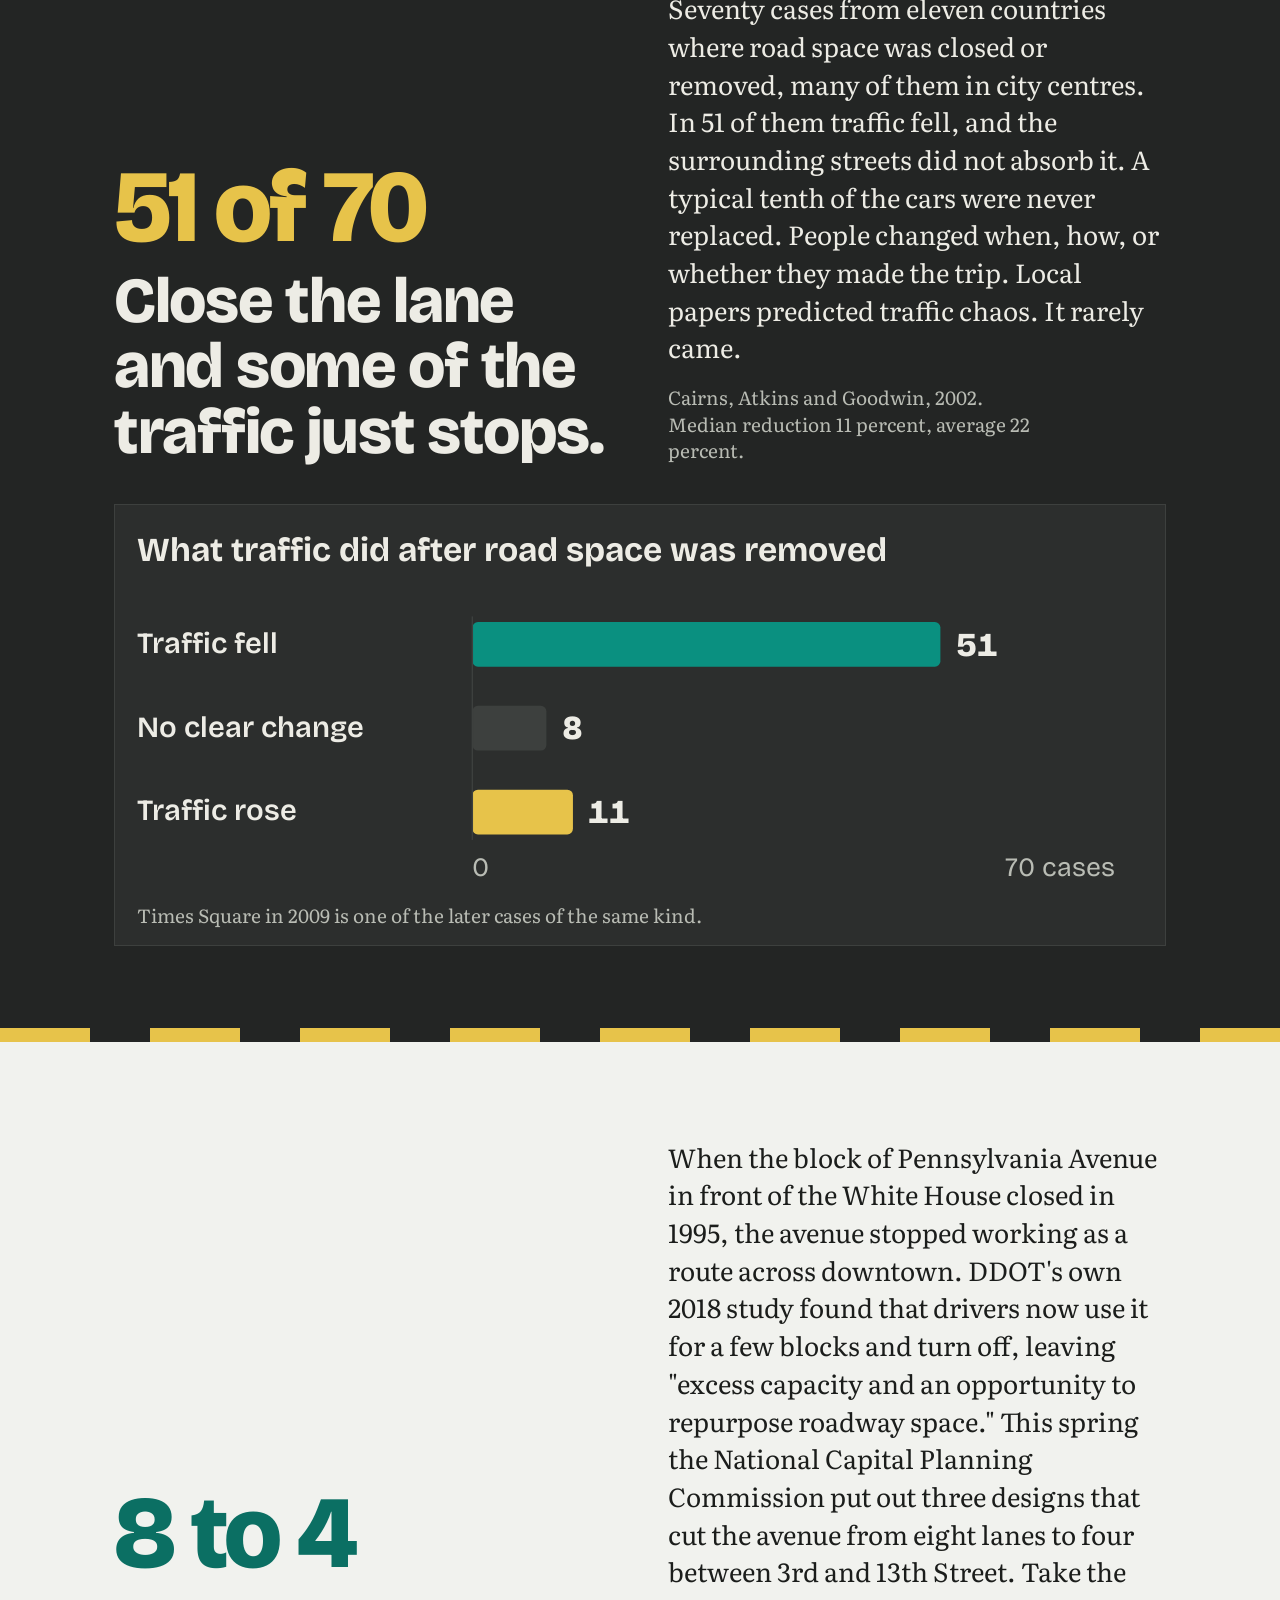
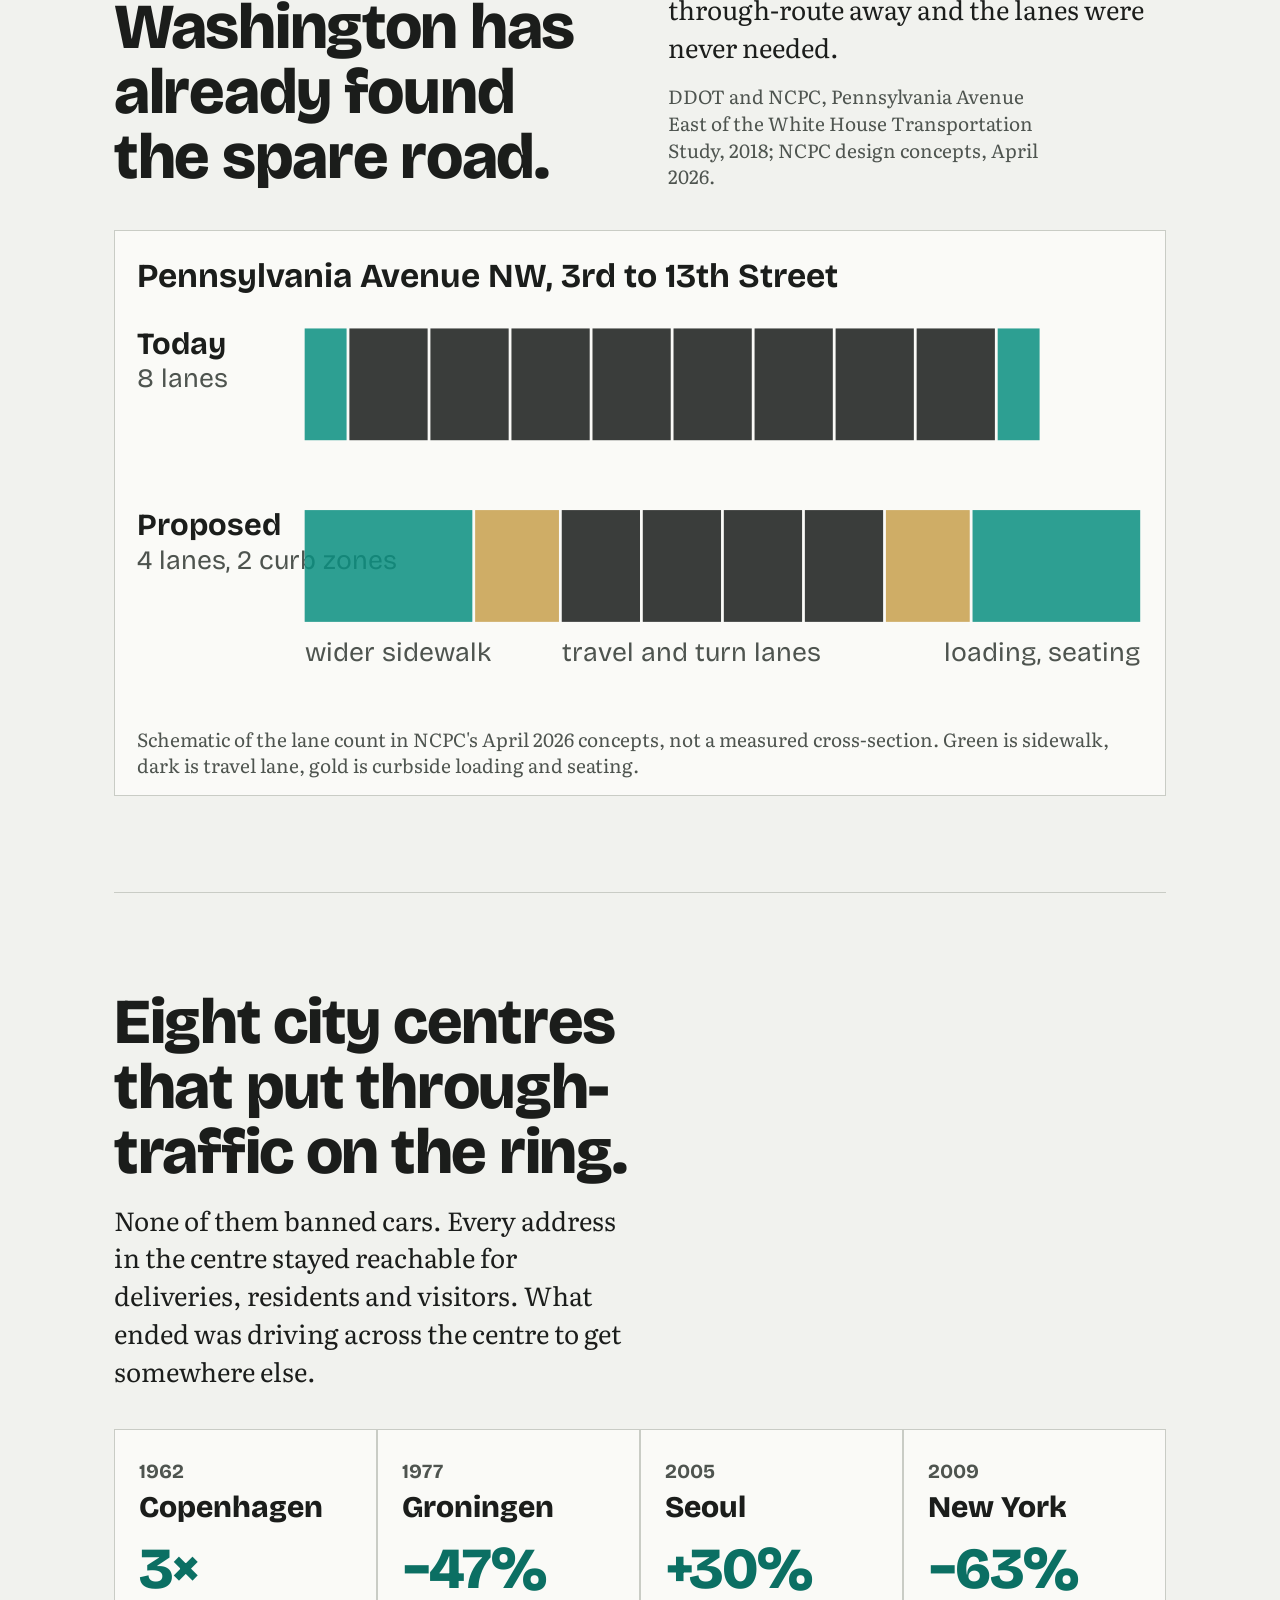
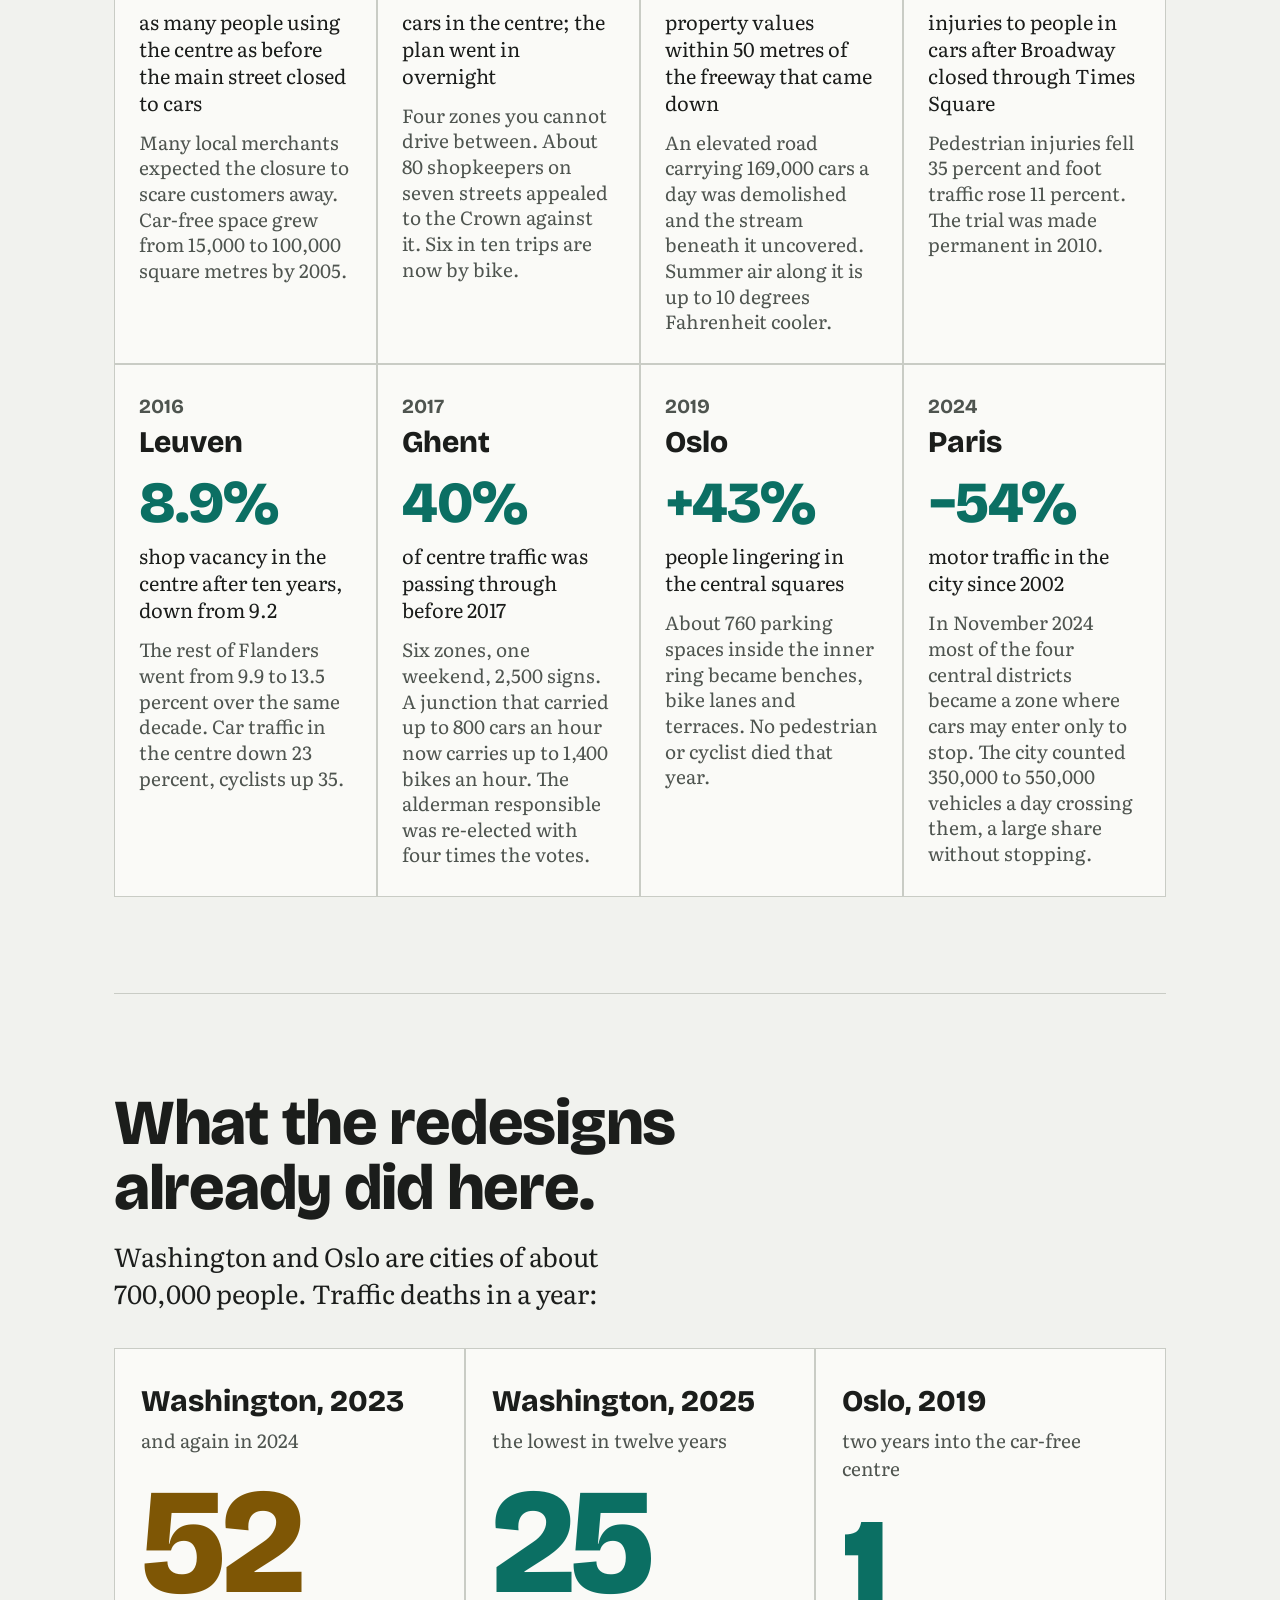
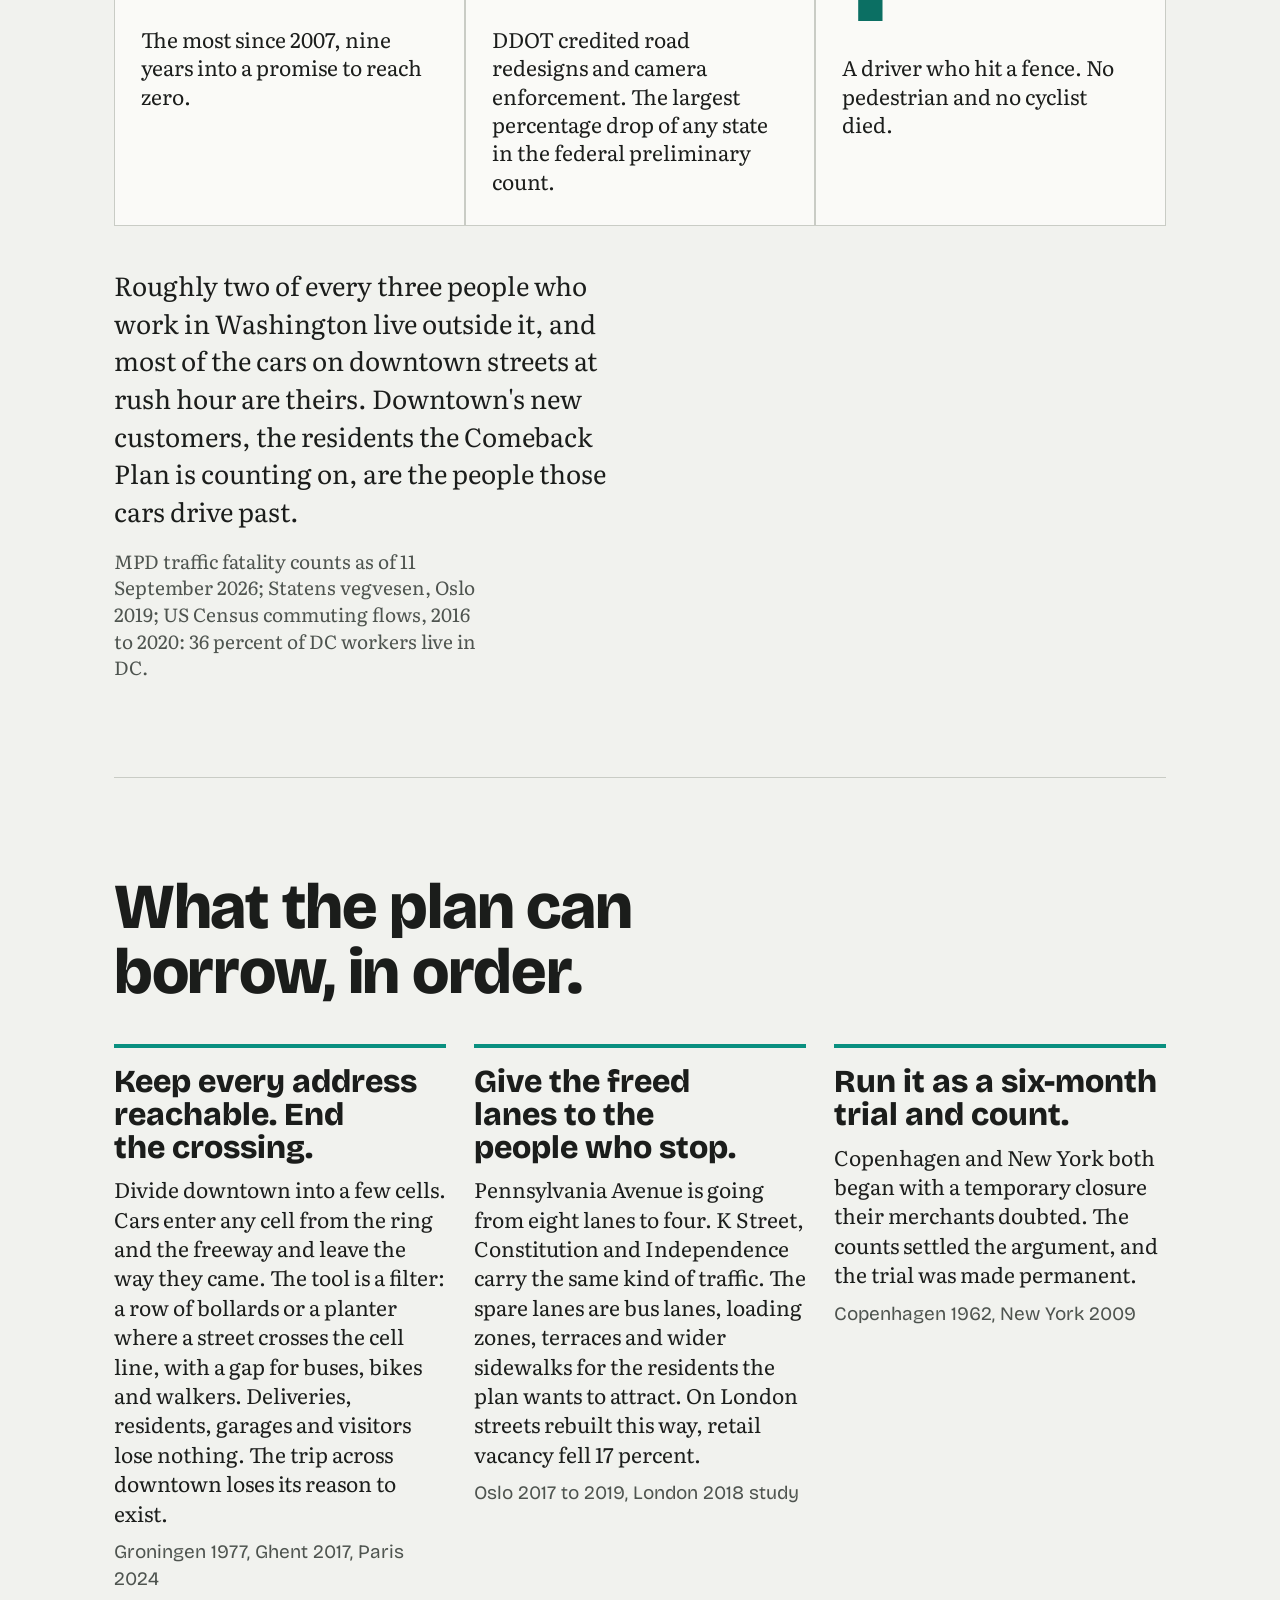
<file: nothroughtraffic.html>
<!doctype html><html lang="en"><head><meta charset="utf-8"><meta name="description" content="A briefing for the people writing Washington's Downtown Transportation Plan: through-traffic doesn't belong downtown."><meta property="og:title" content="Through-traffic doesn't belong downtown"><meta property="og:description" content="A briefing for the people writing Washington's Downtown Transportation Plan: through-traffic doesn't belong downtown."><meta property="og:url" content="https://www.maacdc.org/nothroughtraffic.html"><link rel="icon" href="assets/img/maac-logo.png"><title>Through-traffic doesn't belong downtown</title><meta name=viewport content="width=device-width,initial-scale=1"><style>:root{color-scheme:light}body{margin:0;padding:0;font:14px -apple-system,BlinkMacSystemFont,sans-serif;background:#faf9f5;color:#141413}img{max-width:100%}[hidden]:not([hidden=until-found i]){display:none!important}</style></head><body>
<link rel="preconnect" href="https://fonts.googleapis.com">
<link rel="stylesheet" href="https://fonts.googleapis.com/css2?family=Bricolage+Grotesque:opsz,wght@12..96,500;12..96,700;12..96,800&family=Literata:ital,opsz,wght@0,7..72,400;0,7..72,600;1,7..72,400&display=swap">
<style>
:root{
  --ground:#F1F2EE; --paper:#FAFAF7; --ink:#1B1D1B; --ink-2:#4E544F; --rule:#C9CCC5;
  --teal:#0A9080; --teal-ink:#0B6F63; --ochre:#B27A08; --ochre-ink:#7E5605;
  --asphalt:#232524; --asphalt-ink:#EDECE5; --asphalt-2:#B9BCB4; --asphalt-rule:#3D403E; --paint:#E7C34A;
  --road:#3A3D3B; --house:#D7D9D2; --person:#1B1D1B; --street:#BDC0B9; --walk:#F4F4F0; --bus:#B5364B; --shirt-1:#3F6DB5; --shirt-2:#8A4FA8; --shirt-3:#D2663E;
  --chart-a:#0A9080; --chart-b:#B27A08;
}
@media (prefers-color-scheme: dark){
  :root:not([data-theme="light"]){
    --ground:#171918; --paper:#1F2220; --ink:#ECEBE4; --ink-2:#B3B8B0; --rule:#3A3E3B;
    --teal:#2FA697; --teal-ink:#5CC9BA; --ochre:#B98A22; --ochre-ink:#D9AE3F;
    --road:#0F1110; --house:#3A3E3B; --person:#ECEBE4; --street:#121413; --walk:#484D49; --bus:#D9596D; --shirt-1:#7FA8E6; --shirt-2:#BC8FDB; --shirt-3:#EE8C63;
    --chart-a:#2FA697; --chart-b:#B98A22;
  }
}
:root[data-theme="dark"]{
  --ground:#171918; --paper:#1F2220; --ink:#ECEBE4; --ink-2:#B3B8B0; --rule:#3A3E3B;
  --teal:#2FA697; --teal-ink:#5CC9BA; --ochre:#B98A22; --ochre-ink:#D9AE3F;
  --road:#0F1110; --house:#3A3E3B; --person:#ECEBE4; --street:#121413; --walk:#484D49; --bus:#D9596D; --shirt-1:#7FA8E6; --shirt-2:#BC8FDB; --shirt-3:#EE8C63;
  --chart-a:#2FA697; --chart-b:#B98A22;
}
*{box-sizing:border-box}
body{margin:0;background:var(--ground);color:var(--ink);font-family:Literata,Georgia,"Times New Roman",serif;font-size:23px;line-height:1.5;-webkit-font-smoothing:antialiased}
.wrap{max-width:1100px;margin:0 auto;padding-inline:24px;padding-block:0}
h1,h2,h3{font-family:"Bricolage Grotesque","Helvetica Neue",Arial,sans-serif;text-wrap:balance;line-height:1.02;margin:0}
h1{font-size:clamp(50px,8vw,104px);font-weight:800;letter-spacing:-0.025em}
h2{font-size:clamp(38px,5.2vw,64px);font-weight:800;letter-spacing:-0.02em}
p{margin:0}
a{color:inherit;text-decoration-thickness:2px;text-underline-offset:3px;text-decoration-color:var(--teal)}
a:focus-visible{outline:3px solid var(--teal);outline-offset:3px}
.panel{padding-block:96px;border-bottom:1px solid var(--rule)}
.panel-grid{display:grid;grid-template-columns:1fr;gap:40px}
.say{display:grid;grid-template-columns:1fr;gap:12px 56px;align-items:end}
@media(min-width:900px){.say{grid-template-columns:minmax(0,1fr) minmax(0,1fr)}.say .lead{grid-column:1}.say .body{grid-column:2}}
.say h2{margin-bottom:0}
.say p{font-size:clamp(22px,2.2vw,26px);line-height:1.45;max-width:34ch}
.say .big{font-family:"Bricolage Grotesque",sans-serif;font-weight:800;font-size:clamp(84px,12vw,160px);line-height:.9;letter-spacing:-0.03em;color:var(--teal-ink);margin:0 0 14px;white-space:nowrap}
.say .big.long{font-size:clamp(60px,8vw,110px)}
.say.solo{display:block;max-width:46ch}
.say.solo h2{margin-bottom:16px}
.say .big.bad{color:var(--ochre-ink)}
.say .src{font-size:19px;color:var(--ink-2);margin-top:18px;line-height:1.4}

/* hero animation */
.sim{margin-top:44px;border:1px solid var(--rule);background:var(--paper)}
.sim-head{display:flex;flex-wrap:wrap;gap:12px 28px;align-items:center;justify-content:space-between;padding:18px 22px 6px}
.sim-title{font-family:"Bricolage Grotesque",sans-serif;font-weight:800;font-size:clamp(24px,2.6vw,32px);line-height:1.1;margin:0}
.sim-title span{color:var(--ink-2);font-weight:700}
.sim-btns{display:flex;gap:8px}
.sim-btns button{font:700 19px "Bricolage Grotesque",sans-serif;padding:10px 18px;border:2px solid var(--ink);background:transparent;color:var(--ink);border-radius:999px;cursor:pointer}
.sim-btns button[aria-pressed="true"]{background:var(--ink);color:var(--paper)}
.sim-btns button:focus-visible{outline:3px solid var(--teal);outline-offset:2px}
.sim .scroll{overflow-x:auto;overflow-y:hidden}
.sim canvas{display:block;width:100%;min-width:720px;height:auto;aspect-ratio:1100/560}
.sim-legend{display:flex;flex-wrap:wrap;gap:10px 26px;padding:10px 22px 18px;font-family:"Bricolage Grotesque",sans-serif;font-size:19px;color:var(--ink-2)}
.sim-legend svg{height:20px;width:auto;vertical-align:-4px;margin-right:8px;overflow:visible}
.sim-legend .flt{display:inline-block;width:16px;height:16px;border-radius:50%;margin-right:8px;vertical-align:-2px;background:radial-gradient(circle,var(--ink) 0 3px,transparent 3.5px),var(--chart-a);opacity:.9}
.sim-count{display:flex;flex-wrap:wrap;gap:4px 30px;align-items:baseline;padding:12px 22px 0;font-family:"Bricolage Grotesque",sans-serif;font-size:19px;color:var(--ink-2)}
.sim-count b{font-size:28px;font-weight:800;margin-left:8px;font-variant-numeric:tabular-nums}
.sim-count .c-thru b{color:var(--ochre-ink)}
.sim-count .c-ppl b{color:var(--teal-ink)}
/* hero */
.hero{padding-block:70px 60px;border-bottom:3px solid var(--ink)}
.hero .lede{font-size:clamp(24px,2.6vw,32px);line-height:1.35;max-width:36ch;margin-top:26px}
.hero .for{font-family:"Bricolage Grotesque",sans-serif;font-size:20px;color:var(--ink-2);margin-bottom:16px;font-weight:700}

/* figures */
figure{margin:0;background:var(--paper);border:1px solid var(--rule);padding:22px 22px 16px}
figure .scroll{overflow-x:auto;overflow-y:hidden;-webkit-overflow-scrolling:touch}
figure svg{display:block;min-width:720px;width:100%;height:auto;font-family:"Bricolage Grotesque",sans-serif}
figure .t{font-size:24px;font-weight:700;fill:var(--ink)}
figure .lab{font-size:21px;font-weight:600;fill:var(--ink)}
figure .sub{font-size:19px;fill:var(--ink-2)}
figure .num{font-size:24px;font-weight:800;fill:var(--ink);font-variant-numeric:tabular-nums}
figure .grid{stroke:var(--rule);stroke-width:1}
figcaption{font-size:19px;color:var(--ink-2);line-height:1.4;margin-top:12px}
.legend{display:flex;gap:22px;flex-wrap:wrap;font-family:"Bricolage Grotesque",sans-serif;font-size:19px;margin:0 0 10px}
.legend span::before{content:"";display:inline-block;width:16px;height:16px;border-radius:3px;margin-right:8px;vertical-align:-2px}
.legend .a::before{background:var(--chart-a)}
.legend .b::before{background:var(--chart-b)}
.legend .b2::before{background:var(--chart-b);opacity:.45}
.legend .g::before{background:var(--rule)}

/* lanes illustration */
.lanes .lane{fill:var(--road)}
.lanes .walk{fill:var(--teal);opacity:.85}
.lanes .curb{fill:var(--chart-b);opacity:.6}
.lanes .mark{stroke:var(--paint);stroke-width:2;stroke-dasharray:14 12}
.lanes .lab{font-size:22px;font-weight:700;fill:var(--ink)}
.lanes .sub{font-size:19px;fill:var(--ink-2)}

/* underpass: the dark middle */
.underpass{background:var(--asphalt);color:var(--asphalt-ink);position:relative}
.underpass::before,.underpass::after{content:"";position:absolute;left:0;right:0;height:14px;background:repeating-linear-gradient(90deg,var(--paint) 0 90px,transparent 90px 150px)}
.underpass::before{top:0}.underpass::after{bottom:0}
.underpass .panel{border-color:var(--asphalt-rule)}
.underpass .say .src{color:var(--asphalt-2)}
.underpass .say .big{color:var(--paint)}
.underpass figure{background:#2C2E2D;border-color:var(--asphalt-rule)}
.underpass figure .t,.underpass figure .lab,.underpass figure .num{fill:var(--asphalt-ink)}
.underpass figure .sub{fill:var(--asphalt-2)}
.underpass figure .grid{stroke:var(--asphalt-rule)}
.underpass figcaption{color:var(--asphalt-2)}
.underpass a{text-decoration-color:var(--paint)}

/* city gallery */
.gallery{display:grid;grid-template-columns:repeat(auto-fit,minmax(250px,1fr));gap:2px;background:var(--rule);border:1px solid var(--rule);margin-top:40px}
.gallery article{background:var(--paper);padding:26px 24px 28px;display:grid;gap:6px;align-content:start}
.gallery .year{font-family:"Bricolage Grotesque",sans-serif;font-weight:700;font-size:20px;color:var(--ink-2)}
.gallery .city{font-family:"Bricolage Grotesque",sans-serif;font-weight:800;font-size:30px;line-height:1.05}
.gallery .stat{font-family:"Bricolage Grotesque",sans-serif;font-weight:800;font-size:58px;line-height:1;color:var(--teal-ink);letter-spacing:-0.02em;margin-top:10px}
.gallery .what{font-size:20px;line-height:1.35;margin-top:4px}
.gallery .how{font-size:19px;color:var(--ink-2);line-height:1.35;margin-top:8px}

/* DC compare */
.compare{display:grid;grid-template-columns:1fr;gap:2px;background:var(--rule);border:1px solid var(--rule)}
@media(min-width:700px){.compare{grid-template-columns:1fr 1fr 1fr}}
.compare div{background:var(--paper);padding:30px 26px}
.compare .city{font-family:"Bricolage Grotesque",sans-serif;font-weight:800;font-size:30px}
.compare .pop{font-size:19px;color:var(--ink-2);margin-top:2px}
.compare .n{font-family:"Bricolage Grotesque",sans-serif;font-weight:800;font-size:clamp(90px,12vw,150px);line-height:.95;letter-spacing:-0.03em;margin-top:18px}
.compare .bad .n{color:var(--ochre-ink)}
.compare .good .n{color:var(--teal-ink)}
.compare .what{font-size:21px;line-height:1.35;margin-top:10px;max-width:24ch}

/* three moves */
.moves{display:grid;grid-template-columns:1fr;gap:28px;margin-top:40px}
@media(min-width:900px){.moves{grid-template-columns:1fr 1fr 1fr}}
.moves article{border-top:4px solid var(--teal);padding-top:18px}
.moves h3{font-size:clamp(26px,2.6vw,32px);font-weight:800;margin-bottom:10px}
.moves p{font-size:21px;line-height:1.4}
.moves .who{font-family:"Bricolage Grotesque",sans-serif;font-size:19px;color:var(--ink-2);margin-top:12px}

/* sources */
.sources{padding-block:44px 90px}
.sources h3{font-size:24px;margin-bottom:14px}
.sources ol{padding-left:1.3em;font-size:18px;line-height:1.45;margin:0}
.sources li{margin-bottom:6px;break-inside:avoid}
@media(min-width:900px){.sources ol{columns:2;column-gap:40px}}
@media (prefers-reduced-motion: reduce){*{animation:none!important}}
</style>

<div class="wrap">
<header class="hero">
  <p class="for">A briefing for the people writing Washington's Downtown Transportation Plan</p>
  <h1>Through-traffic doesn't belong downtown.</h1>
  <p class="lede">A downtown is for the people going to it. Cars driving across it to get somewhere else bring noise, crashes and long crossings, and leave nothing behind. Every city centre that pushed that traffic out onto the ring got busier on foot, and several did better business. Washington's downtown, with one office in five empty, needs exactly that.</p>
  <div class="sim" id="sim">
    <div class="sim-head">
      <p class="sim-title" id="simTitle">Today <span>· 4 in 10 cars on downtown streets are passing through</span></p>
      <div class="sim-btns" role="group" aria-label="Choose a scene">
        <button type="button" id="btnToday" aria-pressed="true">Today</button>
        <button type="button" id="btnPlan" aria-pressed="false">With the plan</button>
      </div>
    </div>
    <div class="scroll"><canvas id="simCanvas" width="1100" height="560" role="img" aria-label="Animated map of a downtown grid. Today, cars pass straight through the centre; with the plan, filters at the cell lines stop cars crossing the centre while every address stays reachable from the ring, and drivers park and walk in, buses and bikes pass the filters, and the freed street space fills with people at tables."></canvas></div>
    <div class="sim-count"><span class="c-thru">Cars cutting across the centre<b id="cntThru">0</b></span><span class="c-ppl">People on the street<b id="cntPpl">0</b></span><span>(live count in this model)</span></div>
    <div class="sim-legend"><span><svg viewBox="0 0 30 16" aria-hidden="true"><rect x="1" y="2" width="28" height="12" rx="4" fill="var(--chart-b)"/><rect x="18" y="4" width="5" height="8" rx="1.5" fill="var(--paper)" opacity=".85"/><rect x="4" y="4.5" width="3.5" height="7" rx="1.2" fill="var(--paper)" opacity=".7"/></svg>passing through</span><span><svg viewBox="0 0 30 16" aria-hidden="true"><rect x="1" y="2" width="28" height="12" rx="4" fill="var(--chart-a)"/><rect x="18" y="4" width="5" height="8" rx="1.5" fill="var(--paper)" opacity=".85"/><rect x="4" y="4.5" width="3.5" height="7" rx="1.2" fill="var(--paper)" opacity=".7"/></svg>going downtown; the driver parks and walks in</span><span><svg viewBox="0 0 12 22" aria-hidden="true"><circle cx="6" cy="4" r="3.4" fill="var(--person)"/><path d="M6 9v6M6 15l-3 6M6 15l3 6" stroke="var(--person)" stroke-linecap="round" stroke-width="2.4" fill="none"/><path d="M6 9v6" stroke="var(--person)" stroke-width="5.4" stroke-linecap="round"/></svg>people</span><span><svg viewBox="0 0 46 16" aria-hidden="true"><rect x="1" y="1.5" width="44" height="13" rx="3" fill="var(--bus)"/><rect x="38" y="3.5" width="4" height="9" rx="1" fill="var(--paper)" opacity=".85"/><rect x="8" y="5" width="24" height="6" rx="1.5" fill="var(--paper)" opacity=".35"/></svg>bus; it stops for riders</span><span><svg viewBox="0 0 26 16" aria-hidden="true"><path d="M3 8h20" stroke="var(--ink)" stroke-width="2.4" stroke-linecap="round"/><circle cx="3" cy="8" r="2.2" fill="var(--ink)"/><circle cx="23" cy="8" r="2.2" fill="var(--ink)"/><path d="M12 2.5v11" stroke="var(--chart-a)" stroke-width="3.2" stroke-linecap="round"/><circle cx="13.5" cy="8" r="3.2" fill="var(--ink)"/></svg>bike</span><span><i class="flt"></i>filter: bollards or a planter; cars turn back, buses, bikes and walkers pass</span></div>
  </div>
</header>

<!-- 1. HOW MUCH IS PASSING THROUGH -->
<section class="panel">
  <div class="panel-grid">
    <div class="say"><div class="lead">
      <p class="big long">4 in 10</p>
      <h2>Much of the traffic downtown was never going downtown.</h2></div><div class="body">
      <p>Before Ghent redrew its centre in 2017, the city counted the cars and found that nearly 40 percent of them had no destination inside it. Groningen made the same discovery in 1977: when it blocked the shortcut, car traffic in the centre fell by almost half, while the share of people who drove <em>to</em> the centre barely moved. The cars that vanished were the ones passing through.</p>
      <p class="src">Stad Gent, The Circulation Plan; Tsubohara, University of Groningen, on the 1977 plan.</p>
    </div></div>
    <figure aria-labelledby="f1">
      <div class="legend"><span class="g">before</span><span class="a">after</span></div>
      <div class="scroll">
      <svg viewBox="0 0 720 250" role="img" aria-describedby="f1cap">
        <text id="f1" class="t" x="0" y="24">Groningen, 1977: what left when the shortcut closed</text>
        <!-- scale: 0 at x=300, 100% = 400px -->
        <g transform="translate(0,66)">
          <text class="lab" x="0" y="20">Cars in the centre, per hour</text>
          <rect x="300" y="0" width="400" height="14" rx="4" fill="var(--rule)"/>
          <rect x="300" y="18" width="212" height="14" rx="4" fill="var(--chart-a)"/>
          <text class="num" x="522" y="31">−47%</text>
        </g>
        <g transform="translate(0,150)">
          <text class="lab" x="0" y="20">Trips into the centre made by car</text>
          <rect x="300" y="0" width="144" height="14" rx="4" fill="var(--rule)"/>
          <text class="sub" x="454" y="13">36%</text>
          <rect x="300" y="30" width="136" height="14" rx="4" fill="var(--chart-a)"/>
          <text class="num" x="446" y="44">34%</text>
        </g>
        <line class="grid" x1="300" x2="300" y1="60" y2="200"/>
        <text class="sub" x="300" y="236">0</text><text class="sub" x="700" y="234" text-anchor="end">top bar indexed to its 1976 level</text>
      </svg>
      </div>
      <figcaption id="f1cap">Hourly private-car counts in the inner city fell 47 percent after the plan; the car share of trips ending in the centre went from 36 to 34 percent.</figcaption>
    </figure>
  </div>
</section>

<!-- 2. DOWNTOWN DC TODAY -->
<section class="panel">
  <div class="panel-grid">
    <div class="say"><div class="lead">
      <p class="big bad">23%</p>
      <h2>Downtown Washington needs people who stop.</h2></div><div class="body">
      <p>Nearly one office in four downtown stood empty at the end of 2025, twice the rate of the decade before the pandemic. Office attendance is about half what it was. The District's answer is to make downtown a place people live: 15,000 new residents by 2028, most of them in converted office buildings. The downtown BID now dates that goal to 2033 and says that even if every announced conversion is built, the count reaches about 40 percent of it. Residents, shoppers and diners are the customers now. The cars crossing downtown on Constitution Avenue at 5 pm carry none of them.</p>
      <p class="src">DowntownDC BID, State of Downtown 2025; Mayor's Comeback Plan, January 2023.</p>
    </div></div>
    <figure aria-labelledby="f2">
      <div class="scroll">
      <svg viewBox="0 0 720 360" role="img" aria-describedby="f2cap">
        <text id="f2" class="t" x="0" y="24">Downtown DC office vacancy</text>
        <!-- plot x 90..690 (2019..2025 => 100px/yr), y 60..300 = 30%..0% (8px per point) -->
        <line class="grid" x1="90" x2="690" y1="300" y2="300"/>
        <line class="grid" x1="90" x2="690" y1="220" y2="220"/>
        <line class="grid" x1="90" x2="690" y1="140" y2="140"/>
        <line class="grid" x1="90" x2="690" y1="60" y2="60"/>
        <text class="sub" x="80" y="306" text-anchor="end">0%</text>
        <text class="sub" x="80" y="226" text-anchor="end">10%</text>
        <text class="sub" x="80" y="146" text-anchor="end">20%</text>
        <text class="sub" x="80" y="66" text-anchor="end">30%</text>
        <!-- pre-pandemic average 11% => y=212 -->
        <line x1="90" x2="690" y1="212" y2="212" stroke="var(--chart-a)" stroke-width="3"/>
        <text class="lab" x="690" y="204" text-anchor="end" fill="var(--ink)">11%, the 2010 to 2018 average</text>
        <!-- 2019 16.3 y=169.6 | 2020 16.8 165.6 | 2021 17.5 160 | 2022 19.9 140.8 | 2023 21.1 131.2 | 2024 22.4 120.8 | 2025 22.9 116.8 -->
        <path d="M90 169.6 L190 165.6 L290 160 L390 140.8 L490 131.2 L590 120.8 L690 116.8" fill="none" stroke="var(--chart-b)" stroke-width="5" stroke-linecap="round" stroke-linejoin="round"/>
        <g fill="var(--chart-b)"><circle cx="90" cy="169.6" r="8"/><circle cx="690" cy="116.8" r="9"/></g>
        <text class="num" x="90" y="152" text-anchor="start">16.3%</text>
        <text class="num" x="690" y="99" text-anchor="end">22.9%</text>
        <text class="lab" x="90" y="334" text-anchor="middle">2019</text>
        <text class="lab" x="290" y="334" text-anchor="middle">2021</text>
        <text class="lab" x="490" y="334" text-anchor="middle">2023</text>
        <text class="lab" x="690" y="334" text-anchor="middle">2025</text>
      </svg>
      </div>
      <figcaption id="f2cap">Year-end vacancy inside the DowntownDC BID boundary, CoStar data as reported in State of Downtown 2025. Trophy buildings sit at 11 percent, Class A at 24.</figcaption>
    </figure>
  </div>
</section>

<!-- 3. GHENT SHOPS -->
<section class="panel">
  <div class="panel-grid">
    <div class="say"><div class="lead">
      <p class="big">+20%</p>
      <h2>Take the cars out of the centre and the shops do better.</h2></div><div class="body">
      <p>Ghent redrew its centre in April 2017. The city's evaluation a year later counted new shops and restaurants in the central postcode up 20 percent, closures and bankruptcies down 7 percent, and the centre growing faster than the rest of the city. Madrid saw the same thing when it closed its centre to through-traffic in late 2018: card spending that Christmas rose 8.6 percent inside the zone against 3.3 percent in the rest of the city.</p>
      <p class="src">Stad Gent and Transport &amp; Mobility Leuven, Evaluatie Circulatieplan Gent, 2019; Ayuntamiento de Madrid analysis of 20 million BBVA card transactions, January 2019. Madrid's retail lobby disputed the city's figure with a survey of its members.</p>
    </div></div>
    <figure aria-labelledby="f3">
      <div class="scroll">
      <svg viewBox="0 0 720 320" role="img" aria-describedby="f3cap">
        <text id="f3" class="t" x="0" y="24">Ghent's centre, the year after through-traffic ended</text>
        <!-- zero at x=380, 4px per % -->
        <line class="grid" x1="380" x2="380" y1="56" y2="280"/>
        <g transform="translate(0,64)">
          <text class="lab" x="0" y="22">New shops and restaurants</text>
          <rect x="380" y="4" width="80" height="30" rx="4" fill="var(--chart-a)"/>
          <text class="num" x="470" y="27">+20%</text>
        </g>
        <g transform="translate(0,118)">
          <text class="lab" x="0" y="22">Closures and bankruptcies</text>
          <rect x="352" y="4" width="28" height="30" rx="4" fill="var(--chart-a)"/>
          <text class="num" x="342" y="27" text-anchor="end">−7%</text>
        </g>
        <g transform="translate(0,172)">
          <text class="lab" x="0" y="22">Cyclists to and from the centre</text>
          <rect x="380" y="4" width="240" height="30" rx="4" fill="var(--chart-a)"/>
          <text class="num" x="630" y="27">+60%</text>
        </g>
        <g transform="translate(0,226)">
          <text class="lab" x="0" y="22">Cars in and out of the centre</text>
          <rect x="312" y="4" width="68" height="30" rx="4" fill="var(--chart-b)"/>
          <text class="num" x="302" y="27" text-anchor="end">−17%</text>
        </g>
        <text class="sub" x="380" y="306" text-anchor="middle">0</text>
      </svg>
      </div>
      <figcaption id="f3cap">Business figures are 2018 versus 2017 for postcode 9000, from Graydon company data; traffic counts are the cordon counts in the same evaluation.</figcaption>
    </figure>
  </div>
</section>

<!-- 4. OSLO -->
<section class="panel">
  <div class="panel-grid">
    <div class="say"><div class="lead">
      <p class="big">+43%</p>
      <h2>Oslo cleared the parking and people stayed longer.</h2></div><div class="body">
      <p>Since 2016 Oslo has removed about 760 street parking spaces inside its inner ring, most of them in 2017 and 2018, and filled the space with benches, bike lanes and terraces. Traffic in the centre fell. Pedestrian counts rose 14 percent, and the number of people sitting, standing and lingering in the central squares rose 43 percent. In 2019 not one pedestrian or cyclist died on an Oslo street.</p>
      <p class="src">Sweco for Oslo kommune, Bylivsevaluering 2019. The same evaluation found shop turnover in the centre grew at the same pace as the rest of Oslo in 2018.</p>
    </div></div>
    <figure aria-labelledby="f4">
      <div class="scroll">
      <svg viewBox="0 0 720 280" role="img" aria-describedby="f4cap">
        <text id="f4" class="t" x="0" y="24">Oslo city centre, 2017 to 2019</text>
        <!-- zero at x=360, 6px per % -->
        <line class="grid" x1="360" x2="360" y1="56" y2="236"/>
        <g transform="translate(0,66)">
          <text class="lab" x="0" y="22">People lingering in the squares</text>
          <rect x="360" y="4" width="258" height="30" rx="4" fill="var(--chart-a)"/>
          <text class="num" x="628" y="27">+43%</text>
        </g>
        <g transform="translate(0,126)">
          <text class="lab" x="0" y="22">People walking</text>
          <rect x="360" y="4" width="84" height="30" rx="4" fill="var(--chart-a)"/>
          <text class="num" x="454" y="27">+14%</text>
        </g>
        <g transform="translate(0,186)">
          <text class="lab" x="0" y="22">Cars</text>
          <rect x="294" y="4" width="66" height="30" rx="4" fill="var(--chart-b)"/>
          <text class="num" x="284" y="27" text-anchor="end">−11%</text>
        </g>
        <text class="sub" x="360" y="268" text-anchor="middle">0</text>
      </svg>
      </div>
      <figcaption id="f4cap">Pedestrian and stay counts at the same points, 2017 versus 2019. Car counts compare November 2016 with November 2018.</figcaption>
    </figure>
  </div>
</section>

<!-- 5. STREET SPACE -->
<section class="panel">
  <div class="panel-grid">
    <div class="say"><div class="lead">
      <p class="big bad">3 of 4</p>
      <h2>Downtown streets are mostly for the cars passing through.</h2></div><div class="body">
      <p>Measured across the whole streetscape, more than three-quarters of New York's street space is travel lane or parking. Sidewalks get less than a quarter. Paris gives half its public space to motor vehicles that carry 13 percent of its trips. Washington has not published the split for its own downtown, but the counts say what the lanes are for: 120,000 vehicles a day pass under the Mall in the I-395 tunnel, and 29,500 cross downtown on Constitution Avenue between 12th and 14th.</p>
      <p class="src">Transportation Alternatives, NYC 25x25 (2021); Le Monde on Paris public space (2016); DDOT 2024 traffic volume counts.</p>
    </div></div>
    <figure aria-labelledby="f5">
      <div class="legend"><span class="b">travel lanes</span><span class="b2">parking</span><span class="a">sidewalks</span></div>
      <div class="scroll">
      <svg viewBox="0 0 720 200" role="img" aria-describedby="f5cap">
        <text id="f5" class="t" x="0" y="24">New York City street space, lanes, parking and sidewalks</text>
        <!-- 600px = 100%, x from 90; gaps 2px -->
        <g transform="translate(90,60)">
          <rect x="0" y="0" width="323" height="44" rx="4" fill="var(--chart-b)"/>
          <rect x="325" y="0" width="125" height="44" rx="4" fill="var(--chart-b)" opacity=".45"/>
          <rect x="452" y="0" width="142" height="44" rx="4" fill="var(--chart-a)"/>
          <rect x="596" y="0" width="4" height="44" rx="1" fill="var(--ink)"/>
          <text class="num" x="0" y="80">54%</text>
          <text class="num" x="325" y="80">21%</text>
          <text class="num" x="452" y="80">24%</text>
          <text class="sub" x="0" y="108">travel lanes</text>
          <text class="sub" x="325" y="108">parking</text>
          <text class="sub" x="452" y="108">sidewalks</text>
          <text class="sub" x="600" y="134" text-anchor="end">bike lanes: under 1%</text>
        </g>
      </svg>
      </div>
      <figcaption id="f5cap">Share of the total streetscape area: vehicle travel lanes 54.2 percent, on-street parking 21.1 percent, sidewalks 23.7 percent, bike lanes 0.9 percent.</figcaption>
    </figure>
  </div>
</section>
</div>

<!-- THE UNDERPASS -->
<section class="underpass">
<div class="wrap">
  <!-- 6. WIDENING -->
  <section class="panel">
    <div class="panel-grid">
      <div class="say"><div class="lead">
        <p class="big">$2.8B</p>
        <h2>Widen a downtown lane and it fills.</h2></div><div class="body">
        <p>Houston widened one freeway to 23 lanes. Between 2011 and 2014, three to six years after the work finished, the evening commute on it grew 55 percent, about 23 minutes. The best study of American cities finds the same thing: add road and driving grows to fill it. A lane kept open across downtown so commuters can save two minutes recruits more commuters, and the two minutes are gone within a few years.</p>
        <p class="src">Houston TranStar via City Observatory, 2015; Duranton and Turner, American Economic Review, 2011.</p>
      </div></div>
      <figure aria-labelledby="f6">
        <div class="scroll">
        <svg viewBox="0 0 720 250" role="img" aria-describedby="f6cap">
          <text id="f6" class="t" x="0" y="24">Houston's evening commute after the widening</text>
          <g transform="translate(0,70)">
            <text class="lab" x="0" y="26">2011</text>
            <rect x="120" y="4" width="316" height="34" rx="4" fill="var(--asphalt-rule)"/>
            <text class="num" x="448" y="29">2011 commute</text>
          </g>
          <g transform="translate(0,140)">
            <text class="lab" x="0" y="26">2014</text>
            <rect x="120" y="4" width="490" height="34" rx="4" fill="var(--paint)"/>
            <text class="num" x="622" y="29">+55%</text>
          </g>
          <line class="grid" x1="120" x2="120" y1="70" y2="190"/>
          <text class="sub" x="120" y="224">0</text>
          <text class="sub" x="680" y="224" text-anchor="end">indexed to the 2011 evening commute</text>
        </svg>
        </div>
        <figcaption id="f6cap">Houston TranStar travel times reported by City Observatory: the afternoon commute grew 23 minutes, or 55 percent, from 2011 to 2014. The Katy Freeway widening finished in 2008.</figcaption>
      </figure>
    </div>
  </section>

  <!-- 7. EVAPORATION -->
  <section class="panel" style="border-bottom:0">
    <div class="panel-grid">
      <div class="say"><div class="lead">
        <p class="big long">51 of 70</p>
        <h2>Close the lane and some of the traffic just stops.</h2></div><div class="body">
        <p>Seventy cases from eleven countries where road space was closed or removed, many of them in city centres. In 51 of them traffic fell, and the surrounding streets did not absorb it. A typical tenth of the cars were never replaced. People changed when, how, or whether they made the trip. Local papers predicted traffic chaos. It rarely came.</p>
        <p class="src">Cairns, Atkins and Goodwin, 2002. Median reduction 11 percent, average 22 percent.</p>
      </div></div>
      <figure aria-labelledby="f7">
        <div class="scroll">
        <svg viewBox="0 0 720 260" role="img" aria-describedby="f7cap">
          <text id="f7" class="t" x="0" y="24">What traffic did after road space was removed</text>
          <g transform="translate(0,64)"><text class="lab" x="0" y="26">Traffic fell</text><rect x="240" y="4" width="335" height="32" rx="4" fill="var(--chart-a)"/><text class="num" x="586" y="28">51</text></g>
          <g transform="translate(0,124)"><text class="lab" x="0" y="26">No clear change</text><rect x="240" y="4" width="53" height="32" rx="4" fill="var(--asphalt-rule)"/><text class="num" x="304" y="28">8</text></g>
          <g transform="translate(0,184)"><text class="lab" x="0" y="26">Traffic rose</text><rect x="240" y="4" width="72" height="32" rx="4" fill="var(--paint)"/><text class="num" x="323" y="28">11</text></g>
          <line class="grid" x1="240" x2="240" y1="64" y2="224"/>
          <text class="sub" x="240" y="250">0</text><text class="sub" x="700" y="250" text-anchor="end">70 cases</text>
        </svg>
        </div>
        <figcaption id="f7cap">Times Square in 2009 is one of the later cases of the same kind.</figcaption>
      </figure>
    </div>
  </section>
</div>
</section>

<div class="wrap">
<!-- 8. PENNSYLVANIA AVENUE -->
<section class="panel">
  <div class="panel-grid">
    <div class="say"><div class="lead">
      <p class="big long">8 to 4</p>
      <h2>Washington has already found the spare road.</h2></div><div class="body">
      <p>When the block of Pennsylvania Avenue in front of the White House closed in 1995, the avenue stopped working as a route across downtown. DDOT's own 2018 study found that drivers now use it for a few blocks and turn off, leaving "excess capacity and an opportunity to repurpose roadway space." This spring the National Capital Planning Commission put out three designs that cut the avenue from eight lanes to four between 3rd and 13th Street. Take the through-route away and the lanes were never needed.</p>
      <p class="src">DDOT and NCPC, Pennsylvania Avenue East of the White House Transportation Study, 2018; NCPC design concepts, April 2026.</p>
    </div></div>
    <figure aria-labelledby="f8">
      <div class="scroll">
      <svg class="lanes" viewBox="0 0 720 330" role="img" aria-describedby="f8cap">
        <text id="f8" class="t" x="0" y="24">Pennsylvania Avenue NW, 3rd to 13th Street</text>
        <!-- TODAY: 8 lanes, each 60px wide, from x=120 to 600; sidewalks 30 each side -->
        <g transform="translate(0,50)">
          <text class="lab" x="0" y="22">Today</text>
          <text class="sub" x="0" y="46">8 lanes</text>
          <rect class="walk" x="120" y="4" width="30" height="80"/>
          <g class="lane"><rect x="152" y="4" width="56" height="80"/><rect x="210" y="4" width="56" height="80"/><rect x="268" y="4" width="56" height="80"/><rect x="326" y="4" width="56" height="80"/><rect x="384" y="4" width="56" height="80"/><rect x="442" y="4" width="56" height="80"/><rect x="500" y="4" width="56" height="80"/><rect x="558" y="4" width="56" height="80"/></g>
          <rect class="walk" x="616" y="4" width="30" height="80"/>
        </g>
        <!-- PROPOSED: 4 travel lanes incl. turn, 2 curbside zones, wider walks -->
        <g transform="translate(0,180)">
          <text class="lab" x="0" y="22">Proposed</text>
          <text class="sub" x="0" y="46">4 lanes, 2 curb zones</text>
          <rect class="walk" x="120" y="4" width="120" height="80"/>
          <rect class="curb" x="242" y="4" width="60" height="80"/>
          <g class="lane"><rect x="304" y="4" width="56" height="80"/><rect x="362" y="4" width="56" height="80"/><rect x="420" y="4" width="56" height="80"/><rect x="478" y="4" width="56" height="80"/></g>
          <rect class="curb" x="536" y="4" width="60" height="80"/>
          <rect class="walk" x="598" y="4" width="120" height="80"/>
          <text class="sub" x="120" y="112">wider sidewalk</text>
          <text class="sub" x="304" y="112">travel and turn lanes</text>
          <text class="sub" x="718" y="112" text-anchor="end">loading, seating</text>
        </g>
      </svg>
      </div>
      <figcaption id="f8cap">Schematic of the lane count in NCPC's April 2026 concepts, not a measured cross-section. Green is sidewalk, dark is travel lane, gold is curbside loading and seating.</figcaption>
    </figure>
  </div>
</section>

<!-- 9. GALLERY -->
<section class="panel">
  <div class="say solo">
    <h2>Eight city centres that put through-traffic on the ring.</h2>
    <p>None of them banned cars. Every address in the centre stayed reachable for deliveries, residents and visitors. What ended was driving across the centre to get somewhere else.</p>
  </div>
  <div class="gallery">
    <article><p class="year">1962</p><p class="city">Copenhagen</p><p class="stat">3×</p><p class="what">as many people using the centre as before the main street closed to cars</p><p class="how">Many local merchants expected the closure to scare customers away. Car-free space grew from 15,000 to 100,000 square metres by 2005.</p></article>
    <article><p class="year">1977</p><p class="city">Groningen</p><p class="stat">−47%</p><p class="what">cars in the centre; the plan went in overnight</p><p class="how">Four zones you cannot drive between. About 80 shopkeepers on seven streets appealed to the Crown against it. Six in ten trips are now by bike.</p></article>
    
    <article><p class="year">2005</p><p class="city">Seoul</p><p class="stat">+30%</p><p class="what">property values within 50 metres of the freeway that came down</p><p class="how">An elevated road carrying 169,000 cars a day was demolished and the stream beneath it uncovered. Summer air along it is up to 10 degrees Fahrenheit cooler.</p></article>
    <article><p class="year">2009</p><p class="city">New York</p><p class="stat">−63%</p><p class="what">injuries to people in cars after Broadway closed through Times Square</p><p class="how">Pedestrian injuries fell 35 percent and foot traffic rose 11 percent. The trial was made permanent in 2010.</p></article>
    <article><p class="year">2016</p><p class="city">Leuven</p><p class="stat">8.9%</p><p class="what">shop vacancy in the centre after ten years, down from 9.2</p><p class="how">The rest of Flanders went from 9.9 to 13.5 percent over the same decade. Car traffic in the centre down 23 percent, cyclists up 35.</p></article>
    <article><p class="year">2017</p><p class="city">Ghent</p><p class="stat">40%</p><p class="what">of centre traffic was passing through before 2017</p><p class="how">Six zones, one weekend, 2,500 signs. A junction that carried up to 800 cars an hour now carries up to 1,400 bikes an hour. The alderman responsible was re-elected with four times the votes.</p></article>
    <article><p class="year">2019</p><p class="city">Oslo</p><p class="stat">+43%</p><p class="what">people lingering in the central squares</p><p class="how">About 760 parking spaces inside the inner ring became benches, bike lanes and terraces. No pedestrian or cyclist died that year.</p></article>
    <article><p class="year">2024</p><p class="city">Paris</p><p class="stat">−54%</p><p class="what">motor traffic in the city since 2002</p><p class="how">In November 2024 most of the four central districts became a zone where cars may enter only to stop. The city counted 350,000 to 550,000 vehicles a day crossing them, a large share without stopping.</p></article>
  </div>
</section>

<!-- 10. WASHINGTON DEATHS -->
<section class="panel">
  <div class="say solo" style="margin-bottom:36px">
    <h2>What the redesigns already did here.</h2>
    <p>Washington and Oslo are cities of about 700,000 people. Traffic deaths in a year:</p>
  </div>
  <div class="compare">
    <div class="bad"><p class="city">Washington, 2023</p><p class="pop">and again in 2024</p><p class="n">52</p><p class="what">The most since 2007, nine years into a promise to reach zero.</p></div>
    <div class="good"><p class="city">Washington, 2025</p><p class="pop">the lowest in twelve years</p><p class="n">25</p><p class="what">DDOT credited road redesigns and camera enforcement. The largest percentage drop of any state in the federal preliminary count.</p></div>
    <div class="good"><p class="city">Oslo, 2019</p><p class="pop">two years into the car-free centre</p><p class="n">1</p><p class="what">A driver who hit a fence. No pedestrian and no cyclist died.</p></div>
  </div>
  <div class="say solo" style="margin-top:40px">
    <p>Roughly two of every three people who work in Washington live outside it, and most of the cars on downtown streets at rush hour are theirs. Downtown's new customers, the residents the Comeback Plan is counting on, are the people those cars drive past.</p>
    <p class="src">MPD traffic fatality counts as of 11 September 2026; Statens vegvesen, Oslo 2019; US Census commuting flows, 2016 to 2020: 36 percent of DC workers live in DC.</p>
  </div>
</section>

<!-- 11. THREE MOVES -->
<section class="panel" style="border-bottom:0">
  <div class="say solo">
    <h2>What the plan can borrow, in order.</h2>
  </div>
  <div class="moves">
    <article><h3>Keep every address reachable. End the crossing.</h3><p>Divide downtown into a few cells. Cars enter any cell from the ring and the freeway and leave the way they came. The tool is a filter: a row of bollards or a planter where a street crosses the cell line, with a gap for buses, bikes and walkers. Deliveries, residents, garages and visitors lose nothing. The trip across downtown loses its reason to exist.</p><p class="who">Groningen 1977, Ghent 2017, Paris 2024</p></article>
    <article><h3>Give the freed lanes to the people who stop.</h3><p>Pennsylvania Avenue is going from eight lanes to four. K Street, Constitution and Independence carry the same kind of traffic. The spare lanes are bus lanes, loading zones, terraces and wider sidewalks for the residents the plan wants to attract. On London streets rebuilt this way, retail vacancy fell 17 percent.</p><p class="who">Oslo 2017 to 2019, London 2018 study</p></article>
    <article><h3>Run it as a six-month trial and count.</h3><p>Copenhagen and New York both began with a temporary closure their merchants doubted. The counts settled the argument, and the trial was made permanent.</p><p class="who">Copenhagen 1962, New York 2009</p></article>
  </div>
</section>

<section class="sources">
  <h3>Sources</h3>
  <ol>
    <li>Stad Gent. <a href="https://stad.gent/en/mobility-ghent/circulation-plan">The Circulation Plan</a>; CIHT (2018), <a href="https://www.ciht.org.uk/news/learning-from-ghent-how-to-beat-congestion/">Learning from Ghent</a>; alderman Filip Watteeuw's preference votes, 3,270 in 2012 and about 13,000 in 2018, <a href="https://nl.wikipedia.org/wiki/Filip_Watteeuw">nl.wikipedia</a>; <a href="https://persruimte.stad.gent/164723-circulatieplan-en-parkeerplan-bereiken-hun-doel-meer-verkeersveiligheid-en-leefkwaliteit-in-gent-bijsturingen-zorgen-voor-verbetering/">Stad Gent first evaluation (2018)</a>.</li>
    <li>Tsubohara, S. <a href="https://pure.rug.nl/ws/files/14433101/317.pdf">The effect and modification of the Traffic Circulation Plan (VCP), Groningen</a>, University of Groningen; BicycleDutch (2016) on the cycling share.</li>
    <li>DowntownDC BID (May 2026). <a href="https://www.downtowndc.org/wp-content/uploads/2026/05/260428_DDC_SoD_2025_Print.pdf">State of Downtown 2025</a>; <a href="https://www.downtowndc.org/press_release/downtowndc-bids-state-of-downtown-2024-report-shows-positive-trends/">State of Downtown 2024 release</a>.</li>
    <li>Executive Office of the Mayor (9 Jan 2023). <a href="https://mayor.dc.gov/release/mayor-bowser-unveils-dcs-comeback-plan">DC's Comeback Plan</a>; DMPED, <a href="https://dmped.dc.gov/page/housing-downtown-hid-program">Housing in Downtown program</a>.</li>
    <li>NYC DOT (January 2010). <a href="https://nacto.org/wp-content/uploads/greenlight_midtown_nycdot.pdf">Green Light for Midtown evaluation report</a>.</li>
    <li>Stad Gent and Transport &amp; Mobility Leuven (May 2019). <a href="https://stad.gent/sites/default/files/onepager/cta/Evaluatierapport%20Circulatieplan%20Gent%202019%20finaal.pdf">Evaluatie Circulatieplan Gent, tweede periode</a>, sections 3.4.1 and 3.4.3.</li>
    <li>Madrid Central: <a href="https://www.eldiario.es/madrid/encargado-ayuntamiento-madrid-bbva-restricciones_1_1734249.html">elDiario.es (21 Jan 2019)</a> on the Ayuntamiento de Madrid analysis of BBVA card data.</li>
    <li>Transport for London (16 Nov 2018). <a href="https://tfl-newsroom.prgloo.com/news/tfl-press-release-new-research-shows-getting-more-people-walking-and-cycling-could-help-save-our-high-streets">New research on walking, cycling and high streets</a>, UCL Street Appeal study.</li>
    <li>Sweco for Oslo kommune (2019). <a href="https://www.oslo.kommune.no/get-file/1124381/1a74b8b6c37423683fed7c9a1a604ff80930005f4e16a82a1eb43dfe8ee55818">Bylivsevaluering 2019, sluttrapport</a>; Oslo kommune, <a href="https://www.oslo.kommune.no/byutvikling/bilfritt-byliv-2016-2023/">Bilfritt byliv 2016 to 2023</a>; Statens vegvesen (30 Dec 2019), <a href="https://www.vegvesen.no/om-oss/presse/aktuelt/lokalt/region-ost/en-person-drept-i-oslo-trafikken-i-2019/">one traffic death in Oslo in 2019</a>; Oslo kommune, <a href="https://www.oslo.kommune.no/get-file/1124386/7a686b533c0ff4dd2d99a24690810804503b2a805c36c5cc8b9345e6012a0a87">A step towards the city centre of the future: car-free liveability 2017 to 2019</a> (traffic down 11 percent, November 2016 to November 2018).</li>
    <li>Transportation Alternatives (2021). <a href="https://nyc25x25.org/methodology">NYC 25x25, methodology</a>. Paris public space: Le Monde (30 Nov 2016) via <a href="https://www.caradisiac.com/a-paris-la-voiture-occupe-la-moitie-de-l-espace-public-111377.htm">Caradisiac</a>.</li>
    <li>DDOT. <a href="https://opendata.dc.gov/datasets/DCGIS::2024-traffic-volume">2024 Traffic Volume</a>, Open Data DC: I-395 under the Mall 120,867; Constitution Ave NW between 12th and 14th 29,549; K St NW at 16th to 17th 19,252 vehicles a day.</li>
    <li>City Observatory (2015). <a href="https://cityobservatory.org/reducing-congestion-katy-didnt/">Reducing congestion: Katy didn't.</a> Duranton, G. and Turner, M. (2011). <a href="https://www.aeaweb.org/articles?id=10.1257/aer.101.6.2616">The Fundamental Law of Road Congestion</a>, <em>American Economic Review</em>.</li>
    <li>Cairns, S., Atkins, S. and Goodwin, P. (2002). <a href="https://nacto.org/wp-content/uploads/disappearing_traffic_cairns.pdf">Disappearing traffic? The story so far.</a></li>
    <li>DDOT and NCPC (March 2018). <a href="https://www.ncpc.gov/docs/C_PennAve_Transportation_Study_DDOT.pdf">Pennsylvania Avenue East of the White House Transportation Study</a>; NCPC (21 Apr 2026), <a href="https://www.ncpc.gov/news/item/260/1/">three design concepts released</a>; lane counts per WJLA (3 Apr 2026).</li>
    <li>Copenhagen: Gehl, J. (2010), <em>Cities for People</em> (car-free area 15,800 to 99,780 square metres, 1962 to 2005); merchants' fears per <a href="https://en.wikipedia.org/wiki/Str%C3%B8get">Wikipedia, Strøget</a>; <a href="https://www.pps.org/article/howtorevitalizeacity">Project for Public Spaces, How to revitalize a city</a>, from Gehl et al., <em>New City Life</em> (2006).</li>
    <li>Seoul: <a href="https://www.landscapeperformance.org/case-study-briefs/cheonggyecheon-stream-restoration">Landscape Performance Series, Cheonggyecheon</a>.</li>
    <li>Leuven: <a href="https://www.vrt.be/vrtnws/nl/2026/08/27/leuven-10-jaar-circulatieplan-veranderd-fietsers-autos-handel/">VRT NWS (27 Aug 2026), ten years of the circulation plan</a>.</li>
    <li>Paris: <a href="https://www.paris.fr/pages/le-bilan-des-deplacements-a-paris-en-2023-27604">Ville de Paris, Bilan des déplacements 2023</a>; <a href="https://bovp.apps.paris.fr/doc_num_data.php?explnum_id=31507">Arrêté 2024P16495</a> creating the central limited-traffic zone.</li>
    <li>Washington deaths: <a href="https://mpdc.dc.gov/page/traffic-data">MPD traffic data</a>; <a href="https://www.nbcwashington.com/news/local/transportation/dc-traffic-deaths-at-12-year-low-as-city-credits-road-redesigns/3980380/">NBC4 (26 Aug 2025)</a>; NHTSA, <a href="https://crashstats.nhtsa.dot.gov/Api/Public/ViewPublication/813800">Early Estimate of Motor Vehicle Traffic Fatalities in 2025</a> (DC down 46.8 percent, the largest decrease in the state table). Commuting: <a href="https://www2.census.gov/programs-surveys/demo/tables/metro-micro/2020/commuting-flows-2020/table1.xlsx">US Census, county-to-county commuting flows, ACS 2016 to 2020</a>.</li>
    <li>Downtown recovery context: Chapple et al., School of Cities, <a href="https://downtownrecovery.com/death_of_downtown_policy_brief.pdf">The death of downtown? (2023)</a>: downtowns with diverse uses recovered best, office-only downtowns worst.</li>
  </ol>
</section>
</div>

<script>
(function(){
  var cv=document.getElementById('simCanvas'); if(!cv||!cv.getContext) return;
  var ctx=cv.getContext('2d'), W=1100, H=560, dpr=Math.min(window.devicePixelRatio||1,2);
  cv.width=W*dpr; cv.height=H*dpr; ctx.scale(dpr,dpr);
  var reduce=window.matchMedia('(prefers-reduced-motion: reduce)').matches;
  var css=function(n){return getComputedStyle(document.documentElement).getPropertyValue(n).trim();};
  var col={};
  function readColors(){col={paper:css('--paper'),block:css('--house'),street:css('--street'),walk:css('--walk'),road:css('--road'),ink:css('--ink'),ink2:css('--ink-2'),person:css('--person'),bus:css('--bus'),shirts:[css('--person'),css('--shirt-1'),css('--shirt-2'),css('--shirt-3')],thru:css('--chart-b'),dest:css('--chart-a')};if(reduce&&window.__simDraw)window.__simDraw();}
  readColors();
  if(window.matchMedia){window.matchMedia('(prefers-color-scheme: dark)').addEventListener('change',readColors);}
  new MutationObserver(readColors).observe(document.documentElement,{attributes:true,attributeFilter:['data-theme']});

  // geometry: every x in SX and y in SY is a street centre line; R is the ring road
  var R={x:150,y:90,w:800,h:380};
  var VX=[250,350,450,550,650,750,850], HY=[185,280,375];
  var SX=[R.x].concat(VX,[R.x+R.w]), SY=[R.y].concat(HY,[R.y+R.h]);
  var AV=[185,375]; // avenues that run out to the canvas edges
  var BX=500, BY=232; // cell lines in the plan scene (mid-block)
  var FILTERS=HY.map(function(y){return [BX,y,'h'];}).concat(VX.map(function(x){return [x,BY,'v'];}));
  var HALF=12, LANE=5.5, PARK=7.2, SW=15.5; // street half-width, driving lane, parking lane, sidewalk centre
  // plan scene: street segments next to the filters that no car needs any more become plazas
  var PLAZA=[], TABLES=[];
  VX.forEach(function(x,i){ if(x===550) return; PLAZA.push([x-HALF,R.y+95+HALF,2*HALF,95-2*HALF]); TABLES.push([x+(i%2?6:-6), i%2?254:210]); });
  [280].forEach(function(y,i){ PLAZA.push([450+HALF,y-HALF,100-2*HALF,2*HALF]); TABLES.push([478,y+(i?6:-6)]); TABLES.push([522,y+(i?-6:6)]); });
  var GROUPS=[]; VX.forEach(function(x,i){ if(x===550) return; GROUPS.push([x+(i%2?-3:3), i%2?210:254]); });
  var mode='today', auto=!reduce, lastSwitch=0, seatA=0;

  function rnd(a,b){return a+Math.random()*(b-a);}
  function pick(a){return a[Math.floor(Math.random()*a.length)];}
  function pathLen(p){var L=0;for(var i=1;i<p.length;i++)L+=Math.hypot(p[i][0]-p[i-1][0],p[i][1]-p[i-1][1]);return L;}
  function posAt(p,d){for(var i=1;i<p.length;i++){var seg=Math.hypot(p[i][0]-p[i-1][0],p[i][1]-p[i-1][1]);if(d<=seg){var t=seg?d/seg:0;return [p[i-1][0]+(p[i][0]-p[i-1][0])*t,p[i-1][1]+(p[i][1]-p[i-1][1])*t,(p[i][0]-p[i-1][0])/(seg||1),(p[i][1]-p[i-1][1])/(seg||1)];}d-=seg;}var q=p[p.length-1],r=p[p.length-2]||q;var sg=Math.hypot(q[0]-r[0],q[1]-r[1])||1;return [q[0],q[1],(q[0]-r[0])/sg,(q[1]-r[1])/sg];}
  function turnTo(a,b,k){var d=Math.atan2(Math.sin(b-a),Math.cos(b-a));return a+d*Math.min(1,k);}
  function clamp01(v){return v<0?0:v>1?1:v;}

  function throughPath(){
    var horiz=Math.random()<0.7, dir=Math.random()<0.5?1:-1;
    if(horiz){
      var y=pick(AV), x0=dir>0?-30:W+30, x1=dir>0?W+30:-30;
      if(mode==='today') return [[x0,y],[x1,y]];
      var edgeY=(y===185)?R.y:R.y+R.h, xa=dir>0?R.x:R.x+R.w, xb=dir>0?R.x+R.w:R.x;
      return [[x0,y],[xa,y],[xa,edgeY],[xb,edgeY],[xb,y],[x1,y]];
    } else {
      var x=550, y0=dir>0?-30:H+30, y1=dir>0?H+30:-30;
      if(mode==='today') return [[x,y0],[x,y1]];
      var edgeX=Math.random()<0.5?R.x:R.x+R.w, ya=dir>0?R.y:R.y+R.h, yb=dir>0?R.y+R.h:R.y;
      return [[x,y0],[x,ya],[edgeX,ya],[edgeX,yb],[x,yb],[x,y1]];
    }
  }
  function nearFilter(x,y){return mode==='plan'&&FILTERS.some(function(f){return Math.hypot(f[0]-x,f[1]-y)<32;});}
  function destPath(){
    for(var tries=0;tries<30;tries++){
      var xi=pick(VX), av, fromLeft;
      if(mode==='plan'){ fromLeft=xi<BX; av=Math.random()<0.4?185:375; } else { av=pick(AV); fromLeft=Math.random()<0.5; }
      var p=[[fromLeft?-30:W+30,av],[xi,av]];
      if((mode!=='plan'||av===375)&&(xi===550||Math.random()<0.5)){ var o=pick([-40,40]); if(nearFilter(xi+o,280)) o=-o; p.push([xi,280]); p.push([xi+o,280]); return p; }
      if(xi===550) continue;
      var oy=pick([-40,40]); if(nearFilter(xi,av+oy)) oy=-oy; if(nearFilter(xi,av+oy)) continue;
      p.push([xi,av+oy]); return p;
    }
    return [[-30,375],[250,375],[250,415]];
  }
  // bus routes: two crosstown avenues and one north-south street, both directions, with mid-block stops
  var ROUTES=[
    {p:[[-50,185],[W+50,185]],at:[300,700]},{p:[[W+50,185],[-50,185]],at:[800,400]},
    {p:[[-50,375],[W+50,375]],at:[400,800]},{p:[[W+50,375],[-50,375]],at:[700,300]},
    {p:[[550,-50],[550,H+50]],at:[137,327]},{p:[[550,H+50],[550,-50]],at:[327,137]}];
  var SHELTERS=[];
  ROUTES.forEach(function(r){var a=r.p[0],b=r.p[1],L=Math.hypot(b[0]-a[0],b[1]-a[1]),ux=(b[0]-a[0])/L,uy=(b[1]-a[1])/L,h=a[1]===b[1];
    r.L=L; r.stops=r.at.map(function(v){var d=Math.abs(v-(h?a[0]:a[1]));var sx=a[0]+ux*d,sy=a[1]+uy*d;var sh={x:sx-uy*SW,y:sy+ux*SW,ux:ux,uy:uy,busy:false};SHELTERS.push(sh);return {d:d,sh:sh};});});
  function bikePath(){
    var dir=Math.random()<0.5?1:-1;
    if(Math.random()<0.55){var y=pick(HY);return dir>0?[[-20,y],[W+20,y]]:[[W+20,y],[-20,y]];}
    var x=pick(VX);return dir>0?[[x,-20],[x,H+20]]:[[x,H+20],[x,-20]];
  }
  function initAng(p){return Math.atan2(p[1][1]-p[0][1],p[1][0]-p[0][0]);}

  var cars=[], buses=[], bikes=[], peds=[];
  function spawnThrough(pr){var p=throughPath(),L=pathLen(p);var c={kind:'thru',p:p,L:L,d:(pr==null?0:pr)*L,v:rnd(200,250)};c.ang=Math.atan2(posAt(p,c.d)[3],posAt(p,c.d)[2]);return c;}
  function spawnDest(pr){var p=destPath(),L=pathLen(p);var c={kind:'dest',p:p,L:L,d:(pr==null?0:pr)*L,v:rnd(42,58),state:'in',stay:rnd(7,11),t:0,w:rnd(-14,14)};c.ang=Math.atan2(posAt(p,c.d)[3],posAt(p,c.d)[2]);if(pr!=null&&Math.random()<0.5){c.state='stay';c.d=L;c.t=rnd(0,c.stay);var e=posAt(p,L);c.ang=Math.atan2(e[3],e[2]);}return c;}
  function spawnBus(pr){var r=pick(ROUTES),d=(pr==null?0:pr)*r.L,ni=0;while(ni<r.stops.length&&r.stops[ni].d<=d)ni++;return {p:r.p,L:r.L,d:d,v:rnd(50,62),ang:initAng(r.p),r:r,ni:ni,pause:0};}
  function spawnBike(pr){var p=bikePath(),L=pathLen(p);return {p:p,L:L,d:(pr==null?0:pr)*L,v:rnd(38,52),ang:initAng(p)};}
  // sidewalk lattice: people walk along sidewalk lines and cross the streets at the corners
  var SWX=[],SWY=[];
  SX.forEach(function(x){if(x>R.x)SWX.push(x-SW);if(x<R.x+R.w)SWX.push(x+SW);});
  SY.forEach(function(y){if(y>R.y)SWY.push(y-SW);if(y<R.y+R.h)SWY.push(y+SW);});
  var XMIN=R.x+SW,XMAX=R.x+R.w-SW,YMIN=R.y+SW,YMAX=R.y+R.h-SW;
  function spawnPed(){var h=Math.random()<0.6;var q={h:h,dir:Math.random()<0.5?1:-1,v:rnd(5.5,9),ph:rnd(0,6.3),s:rnd(0.88,1.1),a:0,pause:0,c:Math.floor(Math.random()*4),pair:Math.random()<0.38};
    if(h){q.y=pick(SWY);q.x=rnd(XMIN,XMAX);}else{q.x=pick(SWX);q.y=rnd(YMIN,YMAX);}return q;}
  function stepPed(q,dt){
    if(q.pause>0){q.pause-=dt;return false;}
    if(Math.random()<dt*0.06){q.pause=rnd(1,3);return false;}
    var st=q.v*dt*q.dir, lo=q.h?XMIN:YMIN, hi=q.h?XMAX:YMAX, cur=q.h?q.x:q.y, nx=cur+st, lines=q.h?SWX:SWY, turned=false;
    for(var i=0;i<lines.length;i++){var s=lines[i];if(((cur-s)*(nx-s)<0||nx===s)&&Math.random()<0.28){nx=s;turned=true;break;}}
    if(nx<lo){nx=lo;turned=true;} if(nx>hi){nx=hi;turned=true;}
    if(q.h)q.x=nx;else q.y=nx;
    if(turned){q.h=!q.h;var c2=q.h?q.x:q.y,l2=q.h?XMIN:YMIN,h2=q.h?XMAX:YMAX;q.dir=c2<=l2+1?1:c2>=h2-1?-1:(Math.random()<0.5?1:-1);}
    q.ph+=dt*q.v*0.9; return true;
  }
  var N_THRU=34, N_DEST=26;
  function pedTarget(){return mode==='today'?16:64;}
  function bikeTarget(){return mode==='today'?8:24;}
  function busTarget(){return mode==='today'?4:6;}
  function reseed(){cars=[];for(var i=0;i<N_THRU;i++)cars.push(spawnThrough(Math.random()));for(var j=0;j<N_DEST;j++)cars.push(spawnDest(Math.random()));buses=[];for(var u=0;u<busTarget();u++)buses.push(spawnBus(Math.random()));}
  reseed(); for(var k=0;k<pedTarget();k++){var q0=spawnPed();q0.a=1;peds.push(q0);} for(var b0=0;b0<bikeTarget();b0++)bikes.push(spawnBike(Math.random()));

  function setMode(m,fromUser){
    if(fromUser) auto=false;
    if(m===mode&&!fromUser) return;
    mode=m; lastSwitch=performance.now();
    cars=cars.map(function(c){return c.kind==='thru'?spawnThrough(Math.random()):c;});
    document.getElementById('btnToday').setAttribute('aria-pressed',m==='today');
    document.getElementById('btnPlan').setAttribute('aria-pressed',m==='plan');
    document.getElementById('simTitle').innerHTML=m==='today'?'Today <span>· 4 in 10 cars on downtown streets are passing through</span>':'With the plan <span>· filters split downtown into cells; every address is reachable from the ring, nothing can cut across</span>';
  }
  document.getElementById('btnToday').addEventListener('click',function(){setMode('today',true);});
  document.getElementById('btnPlan').addEventListener('click',function(){setMode('plan',true);});

  function drawBlock(x,y,w,h){ctx.fillStyle=col.walk;ctx.beginPath();ctx.roundRect(x,y,w,h,5);ctx.fill();ctx.fillStyle=col.block;ctx.beginPath();ctx.roundRect(x+7,y+7,w-14,h-14,3);ctx.fill();}
  function drawMap(){
    ctx.fillStyle=col.street; ctx.fillRect(0,0,W,H);
    // outside blocks (context), faded
    ctx.globalAlpha=.5;
    for(var a=-3;a<12;a++)for(var b=-2;b<7;b++){var bx=R.x+a*100,by=R.y+b*95;if(bx>=R.x-1&&bx<R.x+R.w&&by>=R.y-1&&by<R.y+R.h)continue;drawBlock(bx+HALF,by+HALF,100-2*HALF,95-2*HALF);}
    ctx.globalAlpha=1;
    for(var i=0;i<SX.length-1;i++)for(var j=0;j<SY.length-1;j++)drawBlock(SX[i]+HALF,SY[j]+HALF,SX[i+1]-SX[i]-2*HALF,SY[j+1]-SY[j]-2*HALF);
    // the roads that carry the through traffic in each scene
    ctx.strokeStyle=col.road; ctx.lineWidth=2*HALF; ctx.globalAlpha=.3; ctx.beginPath();
    if(mode==='today'){AV.forEach(function(y){ctx.moveTo(0,y);ctx.lineTo(W,y);});ctx.moveTo(550,0);ctx.lineTo(550,H);}
    else{ctx.rect(R.x,R.y,R.w,R.h);}
    ctx.stroke(); ctx.globalAlpha=1;
    // centre-line dashes on those roads
    ctx.strokeStyle=col.thru; ctx.lineWidth=1.6; ctx.setLineDash([7,9]); ctx.globalAlpha=.7; ctx.beginPath();
    if(mode==='today'){AV.forEach(function(y){ctx.moveTo(0,y);ctx.lineTo(W,y);});ctx.moveTo(550,0);ctx.lineTo(550,H);}
    else{ctx.rect(R.x,R.y,R.w,R.h);}
    ctx.stroke(); ctx.setLineDash([]); ctx.globalAlpha=1;
    // plazas and cafe tables on the freed street space
    if(seatA>0.01){
      ctx.globalAlpha=seatA; ctx.fillStyle=col.walk; PLAZA.forEach(function(r){ctx.fillRect(r[0],r[1],r[2],r[3]);}); ctx.globalAlpha=1;
    }
    if(mode==='plan'){
      ctx.strokeStyle=col.dest;ctx.globalAlpha=.3;ctx.lineWidth=3;ctx.setLineDash([10,8]);ctx.beginPath();ctx.moveTo(BX,R.y);ctx.lineTo(BX,R.y+R.h);ctx.moveTo(R.x,BY);ctx.lineTo(R.x+R.w,BY);ctx.stroke();ctx.setLineDash([]);ctx.globalAlpha=1;
      FILTERS.forEach(function(f){var x=f[0],y=f[1],h=f[2]==='h';
        ctx.fillStyle=col.dest;ctx.globalAlpha=.3;ctx.beginPath();ctx.arc(x,y,19,0,Math.PI*2);ctx.fill();ctx.globalAlpha=1;
        ctx.fillStyle=col.ink;for(var k=-1;k<=1;k++){ctx.beginPath();ctx.arc(h?x:x+k*8,h?y+k*8:y,3.4,0,Math.PI*2);ctx.fill();}
      });
    }
  }
  function drawCar(x,y,ang,c,alpha,moving){
    ctx.save();ctx.translate(x,y);ctx.rotate(ang);ctx.globalAlpha=alpha;
    if(moving){ctx.strokeStyle=c;ctx.globalAlpha=alpha*.25;ctx.lineWidth=6;ctx.lineCap='round';ctx.beginPath();ctx.moveTo(-11,0);ctx.lineTo(-11-moving,0);ctx.stroke();ctx.globalAlpha=alpha;}
    ctx.fillStyle=c;ctx.beginPath();ctx.roundRect(-9,-4.6,18,9.2,3);ctx.fill();
    ctx.strokeStyle=col.ink;ctx.globalAlpha=alpha*.35;ctx.lineWidth=1;ctx.stroke();
    ctx.fillStyle=col.paper;ctx.globalAlpha=alpha*.85;ctx.beginPath();ctx.roundRect(2.2,-3.5,3.4,7,1.2);ctx.fill();
    ctx.globalAlpha=alpha*.65;ctx.beginPath();ctx.roundRect(-7,-3.2,2.4,6.4,1);ctx.fill();
    ctx.restore();
  }
  function drawBus(x,y,ang){
    ctx.save();ctx.translate(x,y);ctx.rotate(ang);
    ctx.fillStyle=col.bus;ctx.beginPath();ctx.roundRect(-23,-6.2,46,12.4,3);ctx.fill();
    ctx.strokeStyle=col.ink;ctx.globalAlpha=.35;ctx.lineWidth=1;ctx.stroke();
    ctx.fillStyle=col.paper;ctx.globalAlpha=.9;ctx.beginPath();ctx.roundRect(17.5,-4.8,3.4,9.6,1.2);ctx.fill();
    ctx.globalAlpha=.4;ctx.beginPath();ctx.roundRect(-18,-3.2,12,6.4,1.5);ctx.roundRect(-3,-3.2,12,6.4,1.5);ctx.fill();
    ctx.restore();
  }
  function drawShelter(sh){
    ctx.save();ctx.translate(sh.x,sh.y);ctx.rotate(Math.atan2(sh.uy,sh.ux));
    ctx.fillStyle=col.bus;ctx.beginPath();ctx.roundRect(-9,1.5,18,3.6,1.5);ctx.fill();
    ctx.fillStyle=col.ink;ctx.beginPath();ctx.arc(11,3.3,1.9,0,Math.PI*2);ctx.fill();
    ctx.restore();
  }
  function drawBike(x,y,ang){
    ctx.save();ctx.translate(x,y);ctx.rotate(ang);ctx.lineCap='round';
    ctx.strokeStyle=col.ink;ctx.lineWidth=2.4;ctx.beginPath();ctx.moveTo(-9,0);ctx.lineTo(9,0);ctx.moveTo(5.5,-4);ctx.lineTo(5.5,4);ctx.stroke();
    ctx.fillStyle=col.ink;ctx.beginPath();ctx.ellipse(-9,0,2.8,1.6,0,0,Math.PI*2);ctx.ellipse(9,0,2.8,1.6,0,0,Math.PI*2);ctx.fill();
    ctx.strokeStyle=col.dest;ctx.lineWidth=3.6;ctx.beginPath();ctx.moveTo(-1.5,-5.6);ctx.lineTo(-1.5,5.6);ctx.stroke();
    ctx.fillStyle=col.ink;ctx.beginPath();ctx.arc(0.2,0,3.3,0,Math.PI*2);ctx.fill();
    ctx.restore();
  }
  // an upright figure standing at (x,y); body colour c; ph drives the walk cycle
  // an upright figure standing at (x,y); ph drives the walk cycle; c = torso colour (null = by scene)
  // seatA doubles as the mood: 0 = today (grey, head down), 1 = with the plan (upright, colourful)
  function drawPerson(x,y,s,ph,walking,alpha,c,lean,wave){
    var slump=1-seatA, lx=(lean||0)*slump;
    var bob=walking?Math.abs(Math.sin(ph))*(0.5+0.8*seatA):0, sw=walking?Math.sin(ph)*2.6:1.3;
    var skin=seatA>0.5?col.person:col.ink2, shirt=c||(seatA>0.5?col.shirts[0]:col.ink2);
    ctx.globalAlpha=alpha*.18;ctx.fillStyle=col.ink;ctx.beginPath();ctx.ellipse(x,y+0.5,4*s,1.5*s,0,0,Math.PI*2);ctx.fill();
    ctx.globalAlpha=alpha;ctx.lineCap='round';ctx.strokeStyle=skin;ctx.lineWidth=2.3*s;
    ctx.beginPath();ctx.moveTo(x,y-6*s-bob);ctx.lineTo(x-sw*s,y);ctx.moveTo(x,y-6*s-bob);ctx.lineTo(x+sw*s,y);ctx.stroke();
    if(wave){ctx.lineWidth=2*s;ctx.beginPath();ctx.moveTo(x+1.5*s,y-11.5*s);ctx.lineTo(x+5*s,y-17*s);ctx.stroke();}
    ctx.strokeStyle=shirt;ctx.lineWidth=5.2*s;ctx.beginPath();ctx.moveTo(x+lx*1.3*s,y-(12.5-2*slump)*s-bob);ctx.lineTo(x,y-6.5*s-bob);ctx.stroke();
    ctx.fillStyle=skin;ctx.beginPath();ctx.arc(x+lx*2.4*s,y-(17-3.2*slump)*s-bob,3.1*s,0,Math.PI*2);ctx.fill();
    ctx.globalAlpha=1;
  }
  function drawSeated(x,y,face,alpha,t,shirt){
    var nod=Math.sin(t)*0.5;
    ctx.globalAlpha=alpha;ctx.lineCap='round';ctx.strokeStyle=col.person;ctx.lineWidth=2.3;
    ctx.beginPath();ctx.moveTo(x,y-2);ctx.lineTo(x+face*4.5,y-1.5);ctx.lineTo(x+face*4.5,y+2.5);ctx.stroke();
    ctx.strokeStyle=shirt||col.person;ctx.lineWidth=5.2;ctx.beginPath();ctx.moveTo(x,y-8);ctx.lineTo(x,y-2.5);ctx.stroke();
    ctx.fillStyle=col.person;ctx.beginPath();ctx.arc(x+nod,y-12.5,3.1,0,Math.PI*2);ctx.fill();
    ctx.globalAlpha=1;
  }
  function drawTable(x,y,alpha,t){
    ctx.globalAlpha=alpha;ctx.fillStyle=col.block;ctx.strokeStyle=col.ink2;ctx.lineWidth=1.3;ctx.beginPath();ctx.arc(x,y,4.2,0,Math.PI*2);ctx.fill();ctx.stroke();ctx.globalAlpha=1;
    var k=Math.round(t*0)+Math.round((x+y)/7);drawSeated(x-8,y+1,1,alpha,t,col.shirts[(k+1)%4]);drawSeated(x+8,y+1,-1,alpha,t+2,col.shirts[(k+3)%4]);
  }
  // where the driver of a parked car is, t seconds after parking
  function driverAt(c){
    var e=posAt(c.p,c.L), ux=e[2], uy=e[3], nx=-uy, ny=ux, v=8;
    var D=[e[0]+nx*(PARK+4),e[1]+ny*(PARK+4)], S1=[e[0]+nx*SW,e[1]+ny*SW], S2=[S1[0]+ux*c.w,S1[1]+uy*c.w];
    var l1=Math.hypot(S1[0]-D[0],S1[1]-D[1])/v, l2=Math.abs(c.w)/v, t=c.t, T=c.stay;
    var tOut=0.5, tBack=T-0.4-l1-l2;
    function lerp(A,B,f){return [A[0]+(B[0]-A[0])*f,A[1]+(B[1]-A[1])*f];}
    if(t<tOut||t>T-0.4) return null;
    if(t<tOut+l1) return lerp(D,S1,(t-tOut)/l1).concat(1);
    if(t<tOut+l1+l2) return lerp(S1,S2,(t-tOut-l1)/l2).concat(1);
    if(t<tBack) return S2.concat(0);
    if(t<tBack+l2) return lerp(S2,S1,(t-tBack)/l2).concat(1);
    return lerp(S1,D,clamp01((t-tBack-l2)/l1)).concat(1);
  }
  function moveAlong(o,dt,off){
    var P=posAt(o.p,o.d), x=P[0]-P[3]*off, y=P[1]+P[2]*off;
    if(o.x!=null){var mx=x-o.x,my=y-o.y;if(Math.hypot(mx,my)>0.02)o.ang=turnTo(o.ang,Math.atan2(my,mx),dt*9);}
    o.x=x;o.y=y;return P;
  }

  var last=performance.now(), lastCount=0;
  function frame(now){
    var dt=Math.min(0.05,(now-last)/1000); last=now;
    if(auto&&now-lastSwitch>9000) setMode(mode==='today'?'plan':'today',false);
    seatA=reduce?(mode==='plan'?1:0):seatA+((mode==='plan'?1:0)-seatA)*Math.min(1,dt*1.5);
    drawMap();
    var onFoot=0, crossing=0;
    if(seatA>0.01){TABLES.forEach(function(tb,i){drawTable(tb[0],tb[1],seatA,now/900+i);});if(seatA>0.5)onFoot+=TABLES.length*2;}
    // people on the sidewalks
    var target=pedTarget();
    while(peds.length<target){var np=spawnPed();if(reduce)np.a=1;peds.push(np);}
    for(var i=peds.length-1;i>=0;i--){var q=peds[i];var want=i<target?1:0;q.a=reduce?want:q.a+(want-q.a)*Math.min(1,dt*1.5);if(want===0&&q.a<0.03){peds.splice(i,1);continue;}
      var walking=stepPed(q,dt), sc=seatA>0.5?col.shirts[q.c]:null, ln=q.h?q.dir:0;
      if(q.pair&&seatA>0.5){var px=q.h?q.x-1.5*q.dir:q.x+5, py=q.h?q.y+4:q.y+1;drawPerson(q.x,q.y,q.s,q.ph,walking,q.a,sc,ln);drawPerson(px,py,q.s*0.96,q.ph+1.6,walking,q.a,col.shirts[(q.c+2)%4],ln);if(q.a>0.5)onFoot+=2;}
      else{drawPerson(q.x,q.y,q.s,q.ph,walking,q.a,sc,ln);if(q.a>0.5)onFoot++;}}
    // groups chatting on the plazas
    if(seatA>0.01){GROUPS.forEach(function(g,i){var t=now/700+i*1.7;
      drawPerson(g[0]-6,g[1],0.95,0,false,seatA,col.shirts[(i+1)%4],0,Math.sin(t)>0.75);
      drawPerson(g[0]+6,g[1],1.02,0,false,seatA,col.shirts[(i+2)%4],0,false);
      drawPerson(g[0],g[1]+5,0.98,0,false,seatA,col.shirts[(i+3)%4],0,Math.sin(t+2.5)>0.8);});
      if(seatA>0.5)onFoot+=GROUPS.length*3;}
    // bus stops and the people waiting at them
    SHELTERS.forEach(function(sh,i){drawShelter(sh);if(!sh.busy){drawPerson(sh.x-sh.ux*5,sh.y-sh.uy*5,0.95,0,false,1,null);onFoot++;}});
    // bikes
    var bt=bikeTarget(); while(bikes.length<bt)bikes.push(spawnBike(reduce?Math.random():0));
    for(var bi=bikes.length-1;bi>=0;bi--){var bk=bikes[bi];bk.d+=bk.v*dt;if(bk.d>=bk.L){if(bikes.length>bt){bikes.splice(bi,1);continue;}bikes[bi]=bk=spawnBike(0);}moveAlong(bk,dt,3);drawBike(bk.x,bk.y,bk.ang);}
    // cars: parked ones and their drivers first, moving ones on top
    for(var k=0;k<cars.length;k++){var c=cars[k];if(c.kind!=='dest'||c.state!=='stay')continue;
      c.t+=dt; var e=posAt(c.p,c.L); drawCar(e[0]-e[3]*PARK,e[1]+e[2]*PARK,c.ang,col.dest,.6,false);
      var dr=driverAt(c); if(dr){drawPerson(dr[0],dr[1],1,now/110+k,dr[2]===1,1,col.dest);onFoot++;}
      if(c.t>c.stay){c.state='out';c.d=c.L;}}
    for(var m=0;m<cars.length;m++){var cc=cars[m];
      if(cc.kind==='thru'){cc.d+=cc.v*dt;if(cc.d>=cc.L){cars[m]=spawnThrough(0);continue;}moveAlong(cc,dt,LANE);drawCar(cc.x,cc.y,cc.ang,col.thru,1,26);
        if(cc.x>R.x+HALF+4&&cc.x<R.x+R.w-HALF-4&&cc.y>R.y+HALF+4&&cc.y<R.y+R.h-HALF-4)crossing++;}
      else if(cc.state==='in'){cc.d+=cc.v*dt;if(cc.d>=cc.L){cc.d=cc.L;cc.state='stay';cc.t=0;}var off=LANE+(PARK-LANE)*clamp01(1-(cc.L-cc.d)/20);moveAlong(cc,dt,off);drawCar(cc.x,cc.y,cc.ang,col.dest,1,5);}
      else if(cc.state==='out'){cc.d-=cc.v*dt;if(cc.d<=0){cars[m]=spawnDest(0);continue;}var off2=PARK+(-LANE-PARK)*clamp01((cc.L-cc.d)/30);moveAlong(cc,dt,off2);drawCar(cc.x,cc.y,cc.ang,col.dest,1,5);}
    }
    var bst=busTarget(); while(buses.length<bst)buses.push(spawnBus(reduce?Math.random():0));
    for(var u=buses.length-1;u>=0;u--){var bs=buses[u];
      if(bs.pause>0){bs.pause-=dt;if(bs.pause<=0)bs.stop.sh.busy=false;}
      else{bs.d+=bs.v*dt;if(bs.ni<bs.r.stops.length&&bs.d>=bs.r.stops[bs.ni].d){bs.stop=bs.r.stops[bs.ni];bs.d=bs.stop.d;bs.ni++;bs.pause=2.6;bs.stop.sh.busy=true;}
        if(bs.d>=bs.L){if(buses.length>bst){buses.splice(u,1);continue;}buses[u]=bs=spawnBus(0);}}
      moveAlong(bs,dt,LANE);drawBus(bs.x,bs.y,bs.ang);
      if(bs.pause>0){var sh=bs.stop.sh,f=1-bs.pause/2.6,Dx=bs.x-sh.uy*7,Dy=bs.y+sh.ux*7;
        var g1=clamp01(f*1.7), g2=clamp01((f-0.35)*1.9);
        drawPerson(Dx+(sh.x+sh.ux*12-Dx)*g1,Dy+(sh.y+sh.uy*12-Dy)*g1,1,now/110,g1<1,1,null);onFoot++;
        if(g2<1){drawPerson(sh.x-sh.ux*5+(Dx-sh.x+sh.ux*5)*g2,sh.y-sh.uy*5+(Dy-sh.y+sh.uy*5)*g2,0.95,now/110+2,g2>0,1,null);onFoot++;}}
    }
    if(reduce||now-lastCount>400){lastCount=now;document.getElementById('cntThru').textContent=crossing;document.getElementById('cntPpl').textContent=onFoot;}
    if(!reduce) requestAnimationFrame(frame);
  }
  window.__simDraw=function(){frame(performance.now());};
  if(reduce){ frame(performance.now()); document.getElementById('btnToday').addEventListener('click',window.__simDraw); document.getElementById('btnPlan').addEventListener('click',window.__simDraw); }
  else requestAnimationFrame(frame);
})();
</script>

</body></html>
</file>
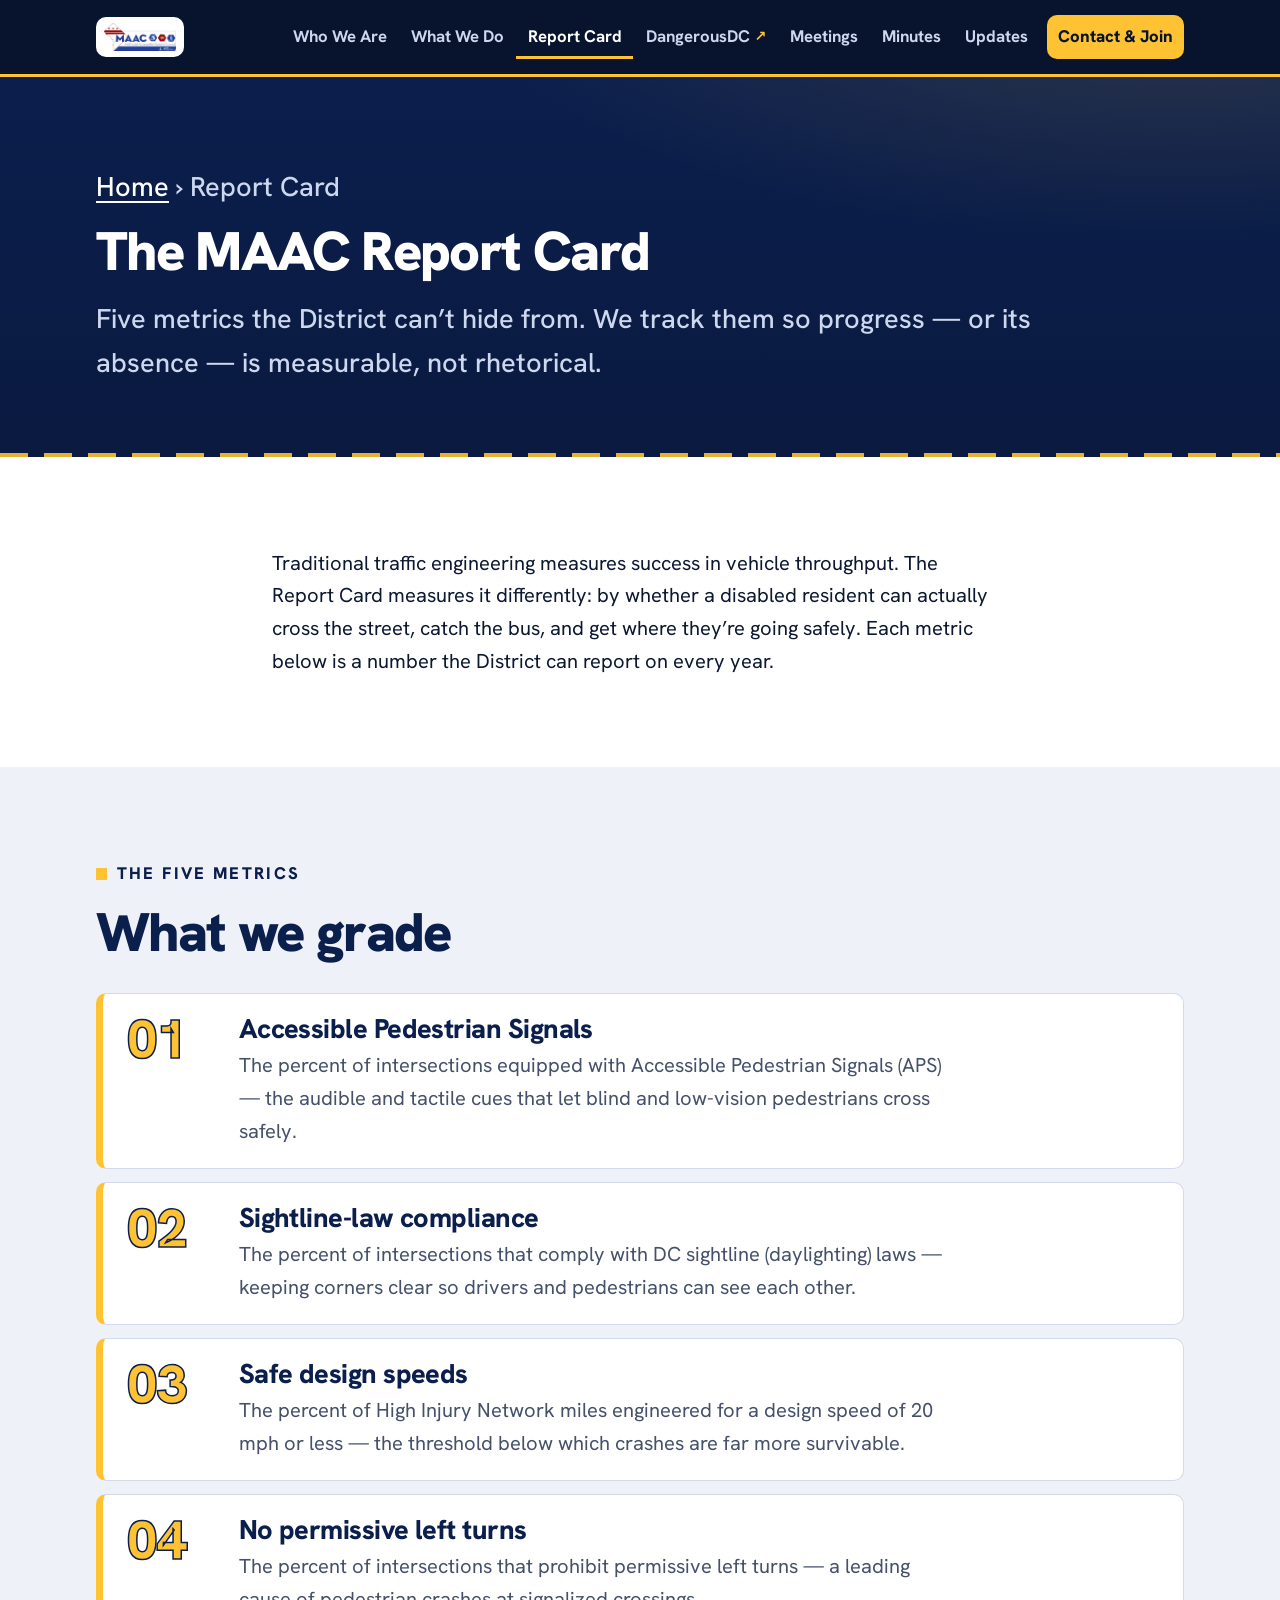
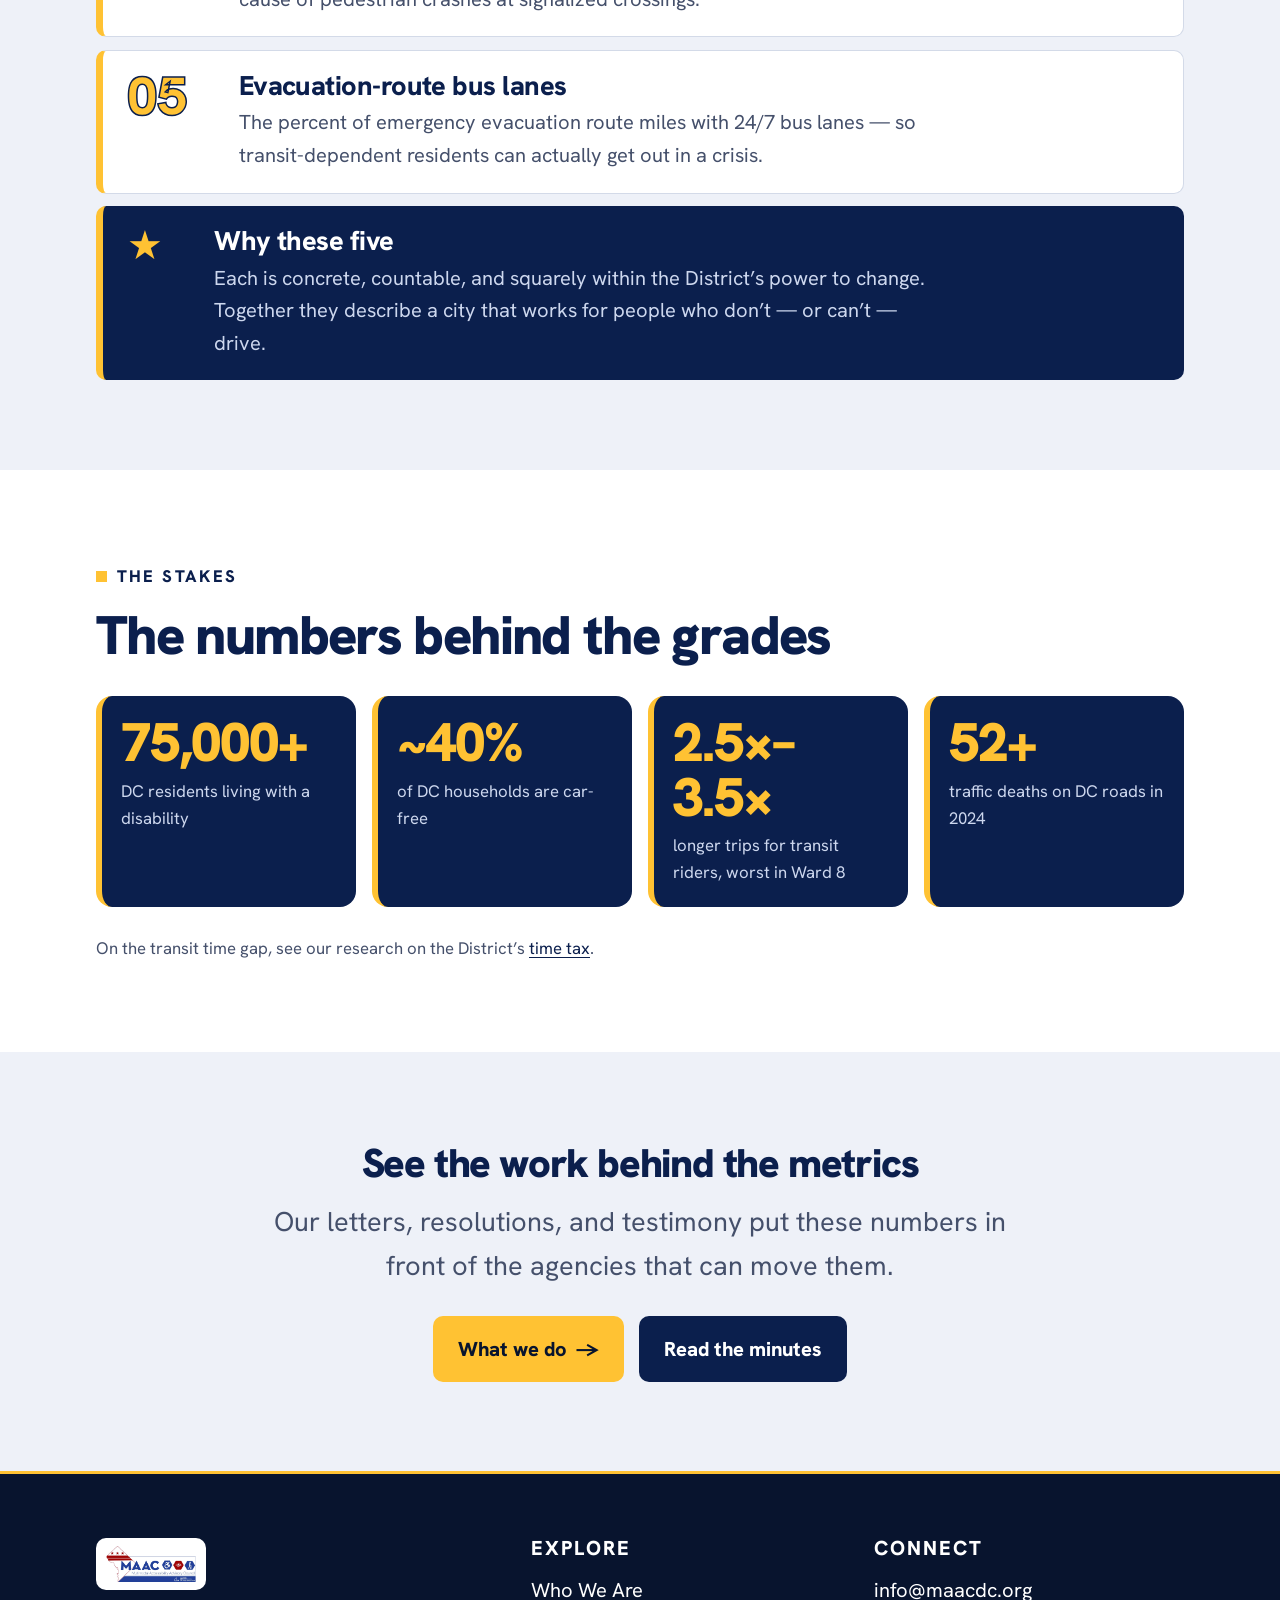
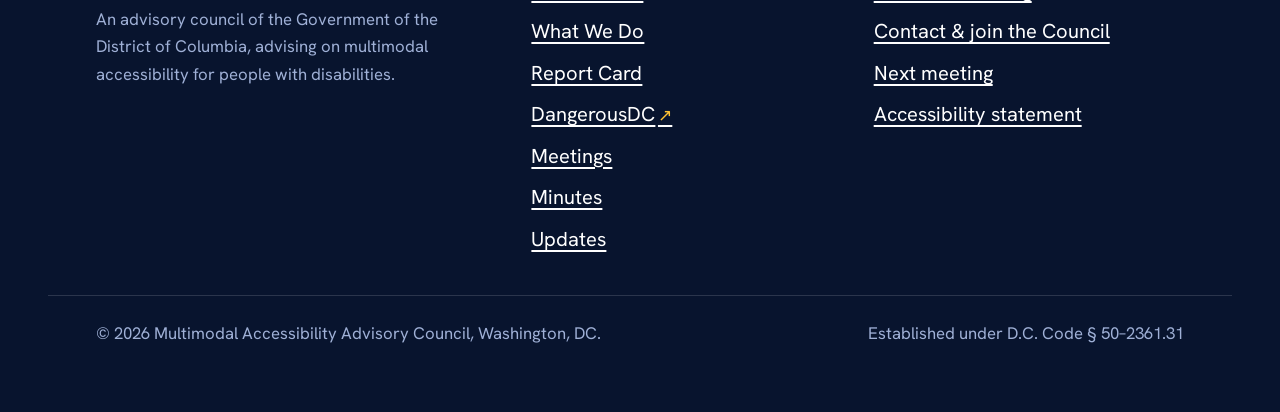
<file: report-card.html>
<!DOCTYPE html>
<html lang="en">
<head>
<meta charset="utf-8">
<meta name="viewport" content="width=device-width, initial-scale=1">
<title>Report Card — MAAC</title>
<meta name="description" content="The five priority metrics by which MAAC grades the District's progress on multimodal accessibility.">
<link rel="icon" href="assets/img/maac-logo.png">
<link rel="preconnect" href="https://fonts.googleapis.com">
<link rel="preconnect" href="https://fonts.gstatic.com" crossorigin>
<link href="https://fonts.googleapis.com/css2?family=Hanken+Grotesk:ital,wght@0,400;0,500;0,600;0,700;0,800;0,900;1,400&display=swap" rel="stylesheet">
<link rel="stylesheet" href="assets/css/styles.css">
</head>
<body>
<a class="skip-link" href="#main">Skip to main content</a>

<header class="site-header">
  <div class="container site-header__bar">
    <a class="brand" href="index.html" aria-label="MAAC home">
      <img src="assets/img/maac-logo.png" alt="" width="301" height="121">
      <span class="visually-hidden">Multimodal Accessibility Advisory Council — Home</span>
    </a>
    <button class="nav-toggle" aria-expanded="false" aria-controls="primary-nav"><span class="nav-toggle__label">Menu</span></button>
    <nav class="primary-nav" id="primary-nav" aria-label="Primary">
      <ul>
        <li><a href="who-we-are.html">Who We Are</a></li>
        <li><a href="what-we-do.html">What We Do</a></li>
        <li><a href="report-card.html" aria-current="page">Report Card</a></li>
        <li><a class="ext" href="https://dangerousdc.org" target="_blank" rel="noopener noreferrer">DangerousDC<span class="visually-hidden"> (opens in a new tab)</span></a></li>
        <li><a href="meetings.html">Meetings</a></li>
        <li><a href="minutes.html">Minutes</a></li>
        <li><a href="updates.html">Updates</a></li>
        <li class="nav-cta"><a href="contact.html">Contact &amp; Join</a></li>
      </ul>
    </nav>
  </div>
</header>

<main id="main">
  <div class="page-head">
    <div class="container page-head__inner">
      <p class="breadcrumb"><a href="index.html">Home</a> &rsaquo; Report Card</p>
      <h1>The MAAC Report Card</h1>
      <p>Five metrics the District can&rsquo;t hide from. We track them so progress &mdash; or its absence &mdash; is measurable, not rhetorical.</p>
    </div>
  </div>

  <section class="section">
    <div class="container narrow prose">
      <p>Traditional traffic engineering measures success in vehicle throughput. The Report Card measures it differently: by whether a disabled resident can actually cross the street, catch the bus, and get where they&rsquo;re going safely. Each metric below is a number the District can report on every year.</p>
    </div>
  </section>

  <section class="section section--tint">
    <div class="container">
      <p class="section__eyebrow">The five metrics</p>
      <h2 class="section__title display">What we grade</h2>
      <div class="scorecard">
        <div class="scorecard__row">
          <span class="scorecard__no" aria-hidden="true"></span>
          <div class="scorecard__body"><h3>Accessible Pedestrian Signals</h3><p>The percent of intersections equipped with Accessible Pedestrian Signals (APS) &mdash; the audible and tactile cues that let blind and low-vision pedestrians cross safely.</p></div>
        </div>
        <div class="scorecard__row">
          <span class="scorecard__no" aria-hidden="true"></span>
          <div class="scorecard__body"><h3>Sightline-law compliance</h3><p>The percent of intersections that comply with DC sightline (daylighting) laws &mdash; keeping corners clear so drivers and pedestrians can see each other.</p></div>
        </div>
        <div class="scorecard__row">
          <span class="scorecard__no" aria-hidden="true"></span>
          <div class="scorecard__body"><h3>Safe design speeds</h3><p>The percent of High Injury Network miles engineered for a design speed of 20 mph or less &mdash; the threshold below which crashes are far more survivable.</p></div>
        </div>
        <div class="scorecard__row">
          <span class="scorecard__no" aria-hidden="true"></span>
          <div class="scorecard__body"><h3>No permissive left turns</h3><p>The percent of intersections that prohibit permissive left turns &mdash; a leading cause of pedestrian crashes at signalized crossings.</p></div>
        </div>
        <div class="scorecard__row">
          <span class="scorecard__no" aria-hidden="true"></span>
          <div class="scorecard__body"><h3>Evacuation-route bus lanes</h3><p>The percent of emergency evacuation route miles with 24/7 bus lanes &mdash; so transit-dependent residents can actually get out in a crisis.</p></div>
        </div>
        <div class="scorecard__row scorecard__why">
          <span class="scorecard__no star" aria-hidden="true">&#9733;</span>
          <div class="scorecard__body"><h3>Why these five</h3><p>Each is concrete, countable, and squarely within the District&rsquo;s power to change. Together they describe a city that works for people who don&rsquo;t &mdash; or can&rsquo;t &mdash; drive.</p></div>
        </div>
      </div>
    </div>
  </section>

  <section class="section">
    <div class="container">
      <p class="section__eyebrow">The stakes</p>
      <h2 class="section__title display">The numbers behind the grades</h2>
      <div class="stats" style="margin-top:2rem;">
        <div class="stat"><div class="figure">75,000+</div><div class="label">DC residents living with a disability</div></div>
        <div class="stat"><div class="figure">~40%</div><div class="label">of DC households are car-free</div></div>
        <div class="stat"><div class="figure">2.5&times;&ndash;3.5&times;</div><div class="label">longer trips for transit riders, worst in Ward 8</div></div>
        <div class="stat"><div class="figure">52+</div><div class="label">traffic deaths on DC roads in 2024</div></div>
      </div>
      <p style="margin-top:1.75rem; color:var(--ink-soft); font-size:var(--step--1);">On the transit time gap, see our research on the District&rsquo;s <a href="https://www.karthik.link/timetax">time tax</a>.</p>
    </div>
  </section>

  <section class="section section--tint">
    <div class="container narrow center">
      <h2 class="section__title display" style="font-size:var(--step-2);">See the work behind the metrics</h2>
      <p class="section__lead" style="margin:0 auto;">Our letters, resolutions, and testimony put these numbers in front of the agencies that can move them.</p>
      <div class="lead-actions" style="justify-content:center;">
        <a class="btn btn--primary" href="what-we-do.html">What we do <span class="btn__arrow" aria-hidden="true">&rarr;</span></a>
        <a class="btn btn--navy" href="minutes.html">Read the minutes</a>
      </div>
    </div>
  </section>
</main>

<footer class="site-footer">
  <div class="container footer-grid">
    <div>
      <div class="brand-foot"><img src="assets/img/maac-logo.png" alt="Multimodal Accessibility Advisory Council" width="301" height="121"></div>
      <p class="foot-note">An advisory council of the Government of the District of Columbia, advising on multimodal accessibility for people with disabilities.</p>
    </div>
    <div>
      <h2>Explore</h2>
      <ul>
        <li><a href="who-we-are.html">Who We Are</a></li>
        <li><a href="what-we-do.html">What We Do</a></li>
        <li><a href="report-card.html">Report Card</a></li>
        <li><a class="ext" href="https://dangerousdc.org" target="_blank" rel="noopener noreferrer">DangerousDC<span class="visually-hidden"> (opens in a new tab)</span></a></li>
        <li><a href="meetings.html">Meetings</a></li>
        <li><a href="minutes.html">Minutes</a></li>
        <li><a href="updates.html">Updates</a></li>
      </ul>
    </div>
    <div>
      <h2>Connect</h2>
      <ul>
        <li><a href="mailto:info@maacdc.org">info@maacdc.org</a></li>
        <li><a href="contact.html">Contact &amp; join the Council</a></li>
        <li><a href="https://www.maacdc.link/meeting">Next meeting</a></li>
        <li><a href="accessibility.html">Accessibility statement</a></li>
      </ul>
    </div>
  </div>
  <div class="container footer-bottom">
    <span>&copy; 2026 Multimodal Accessibility Advisory Council, Washington, DC.</span>
    <span>Established under D.C. Code &sect; 50&ndash;2361.31</span>
  </div>
</footer>

<script src="assets/js/nav.js" defer></script>
</body>
</html>
</file>
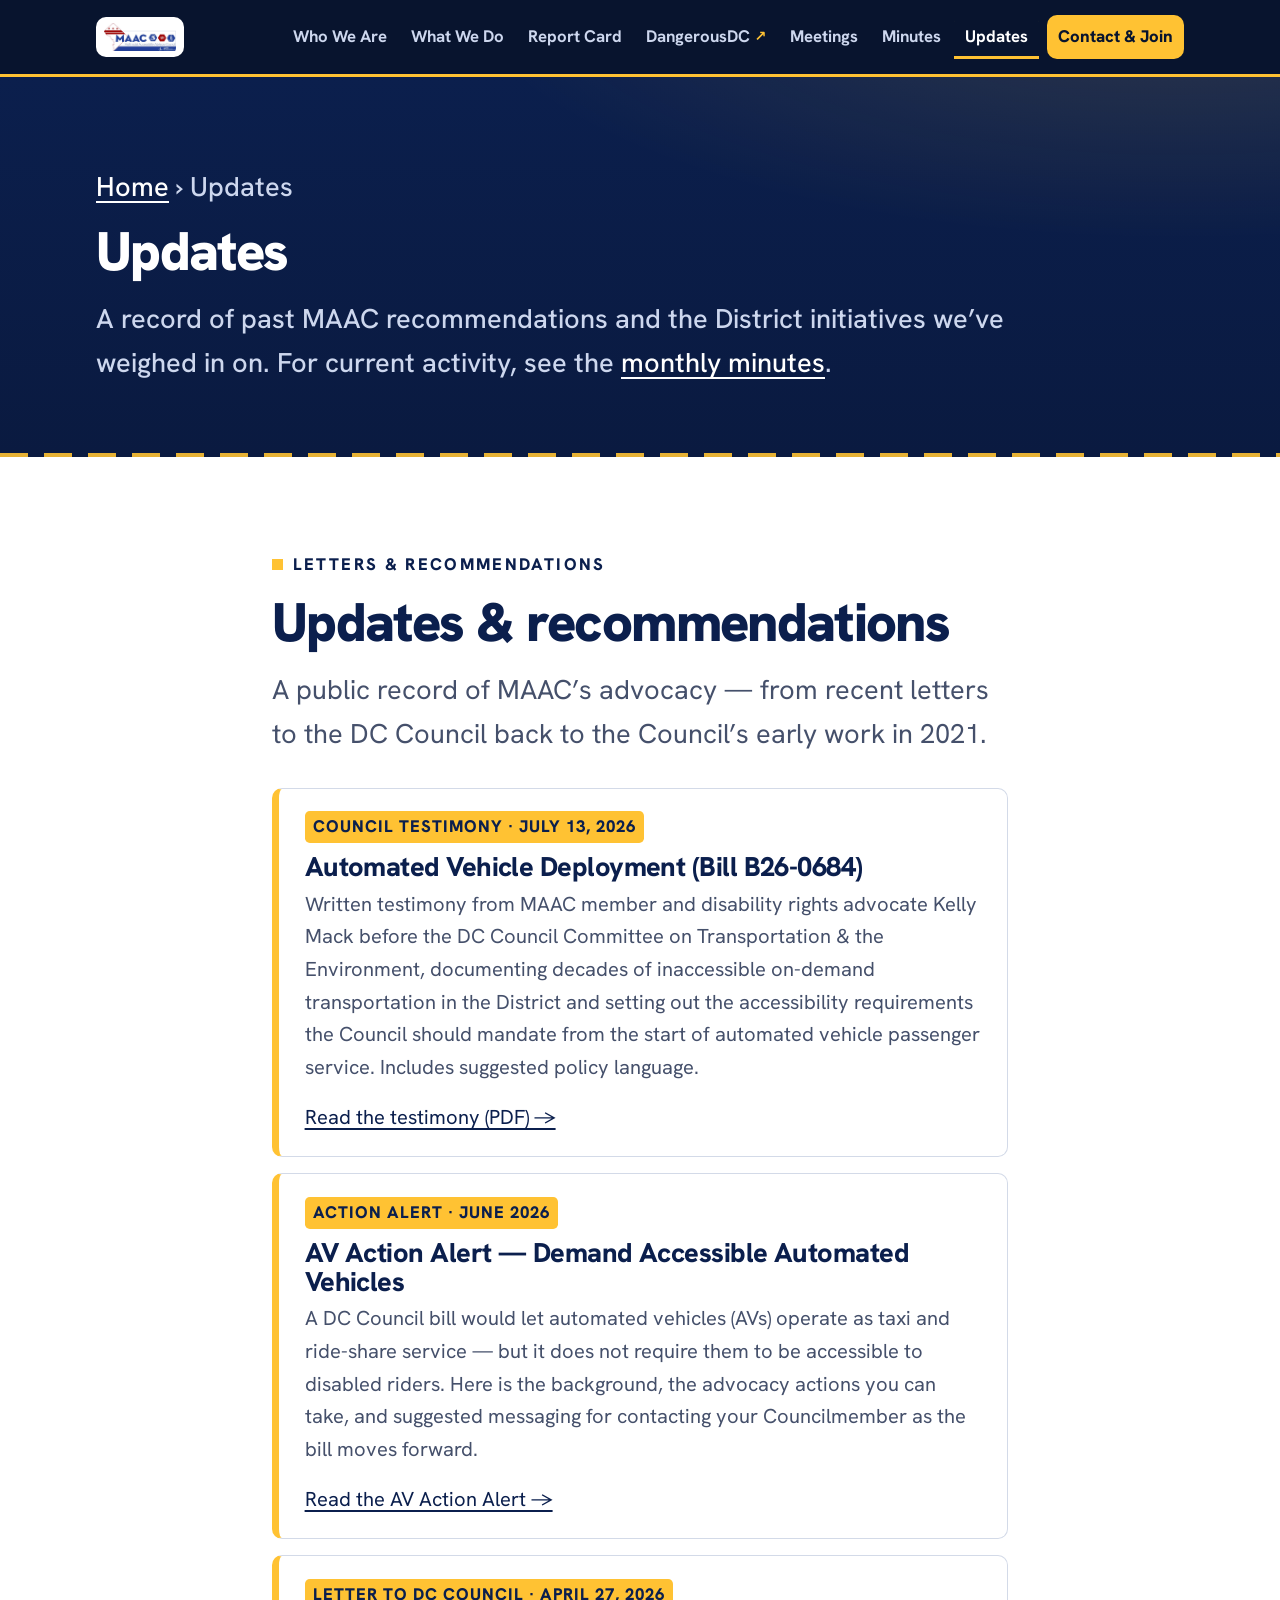
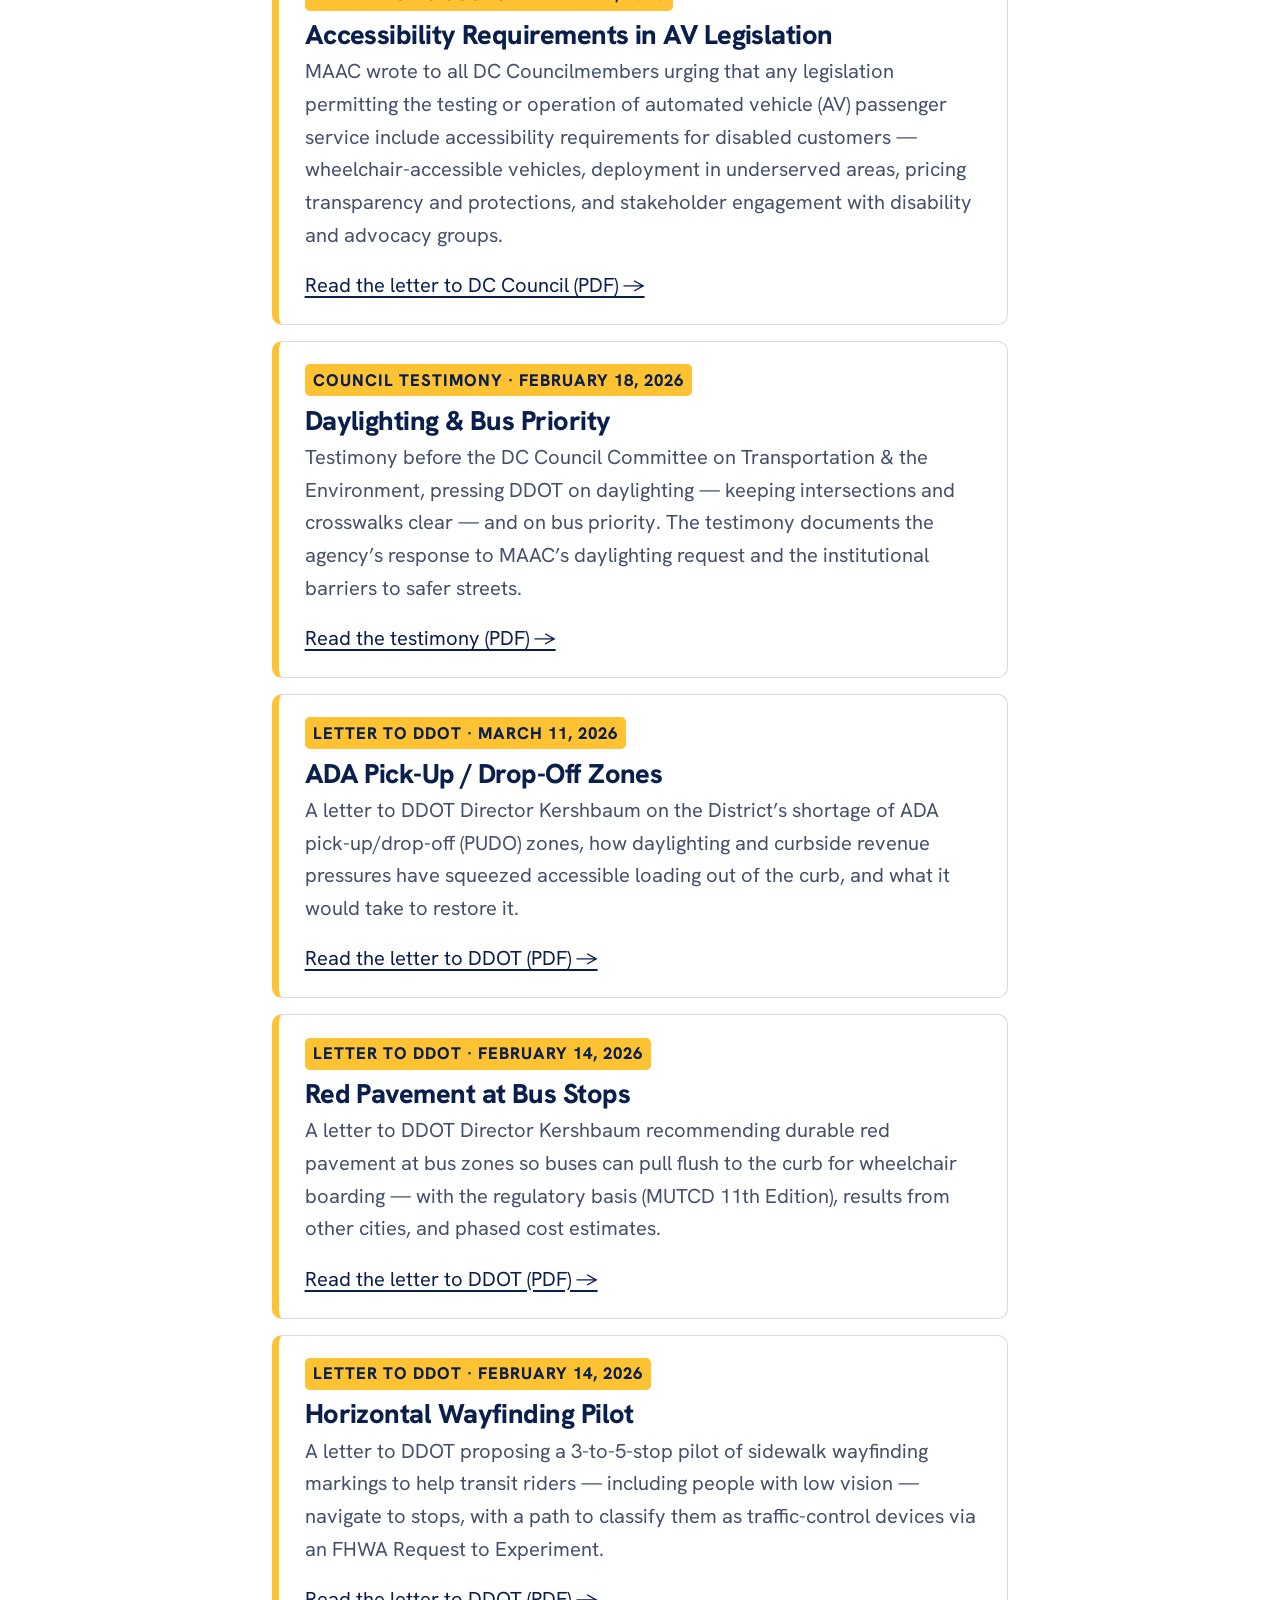
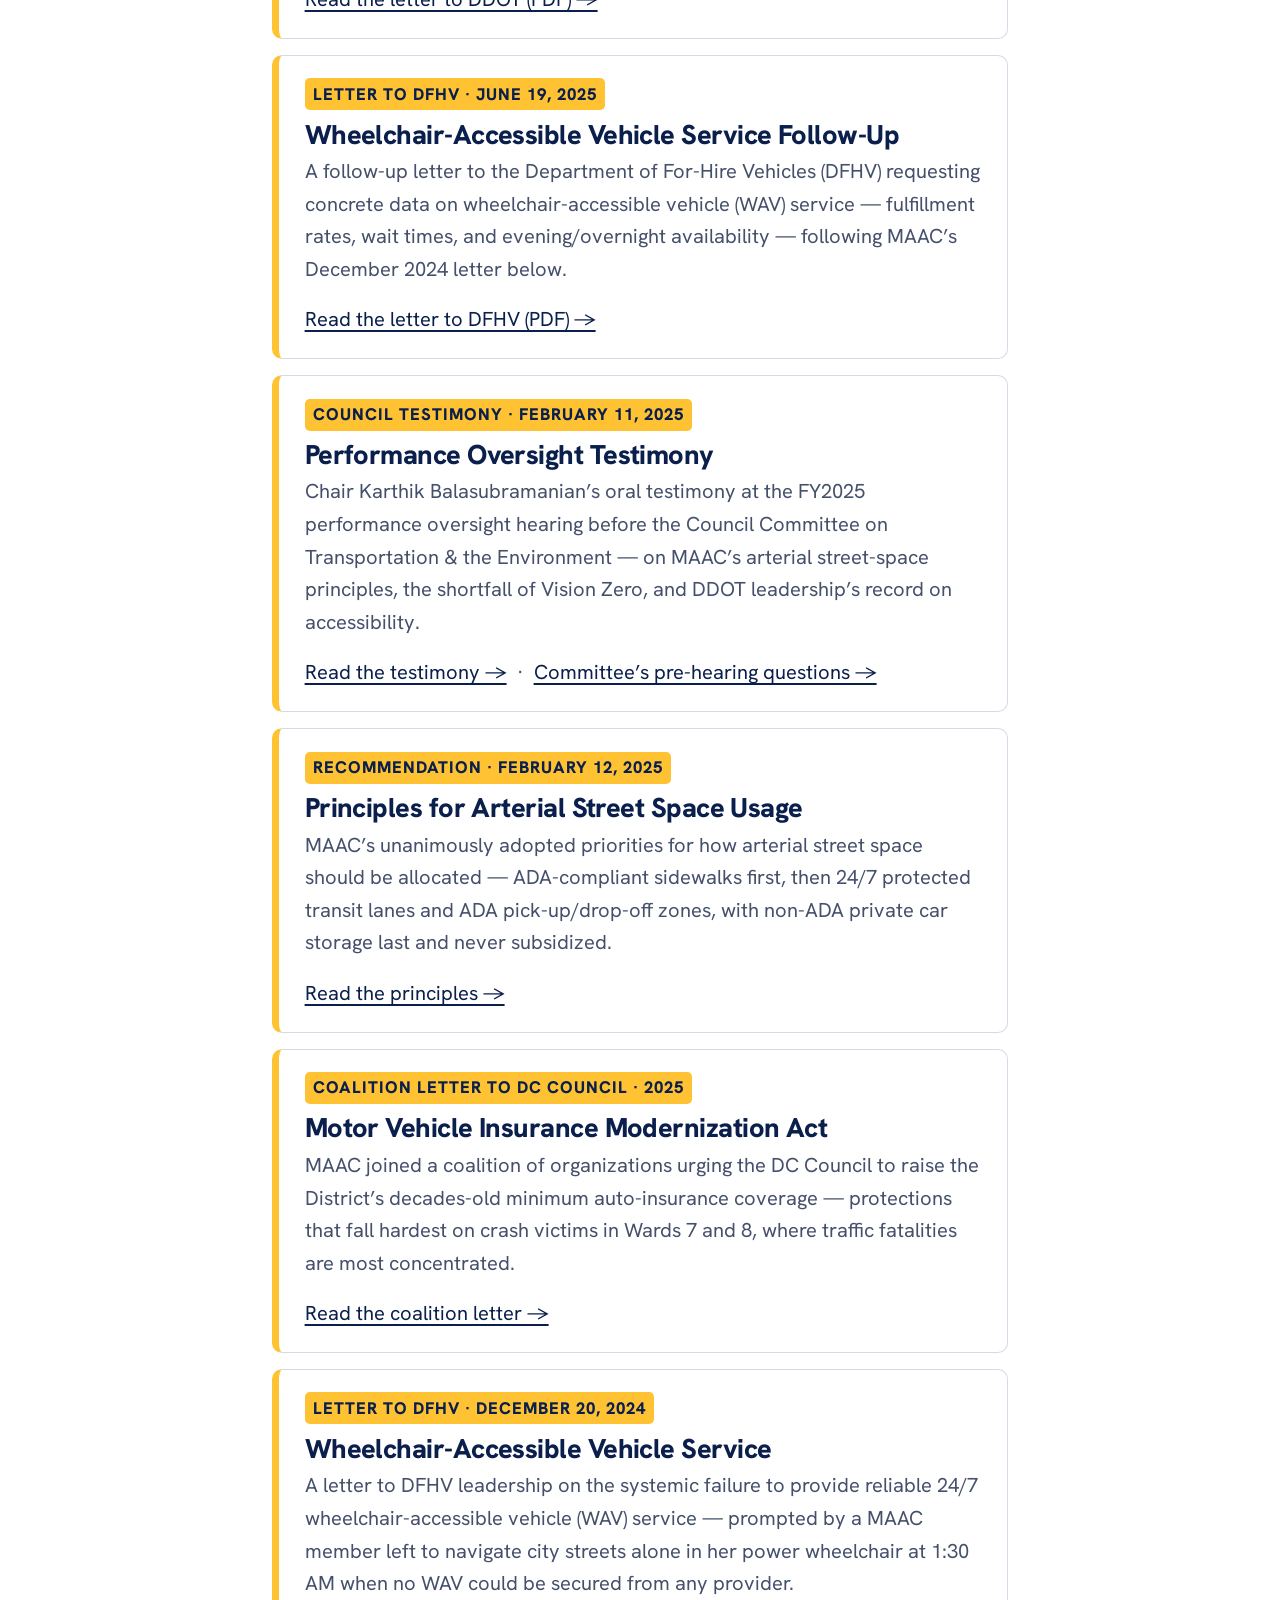
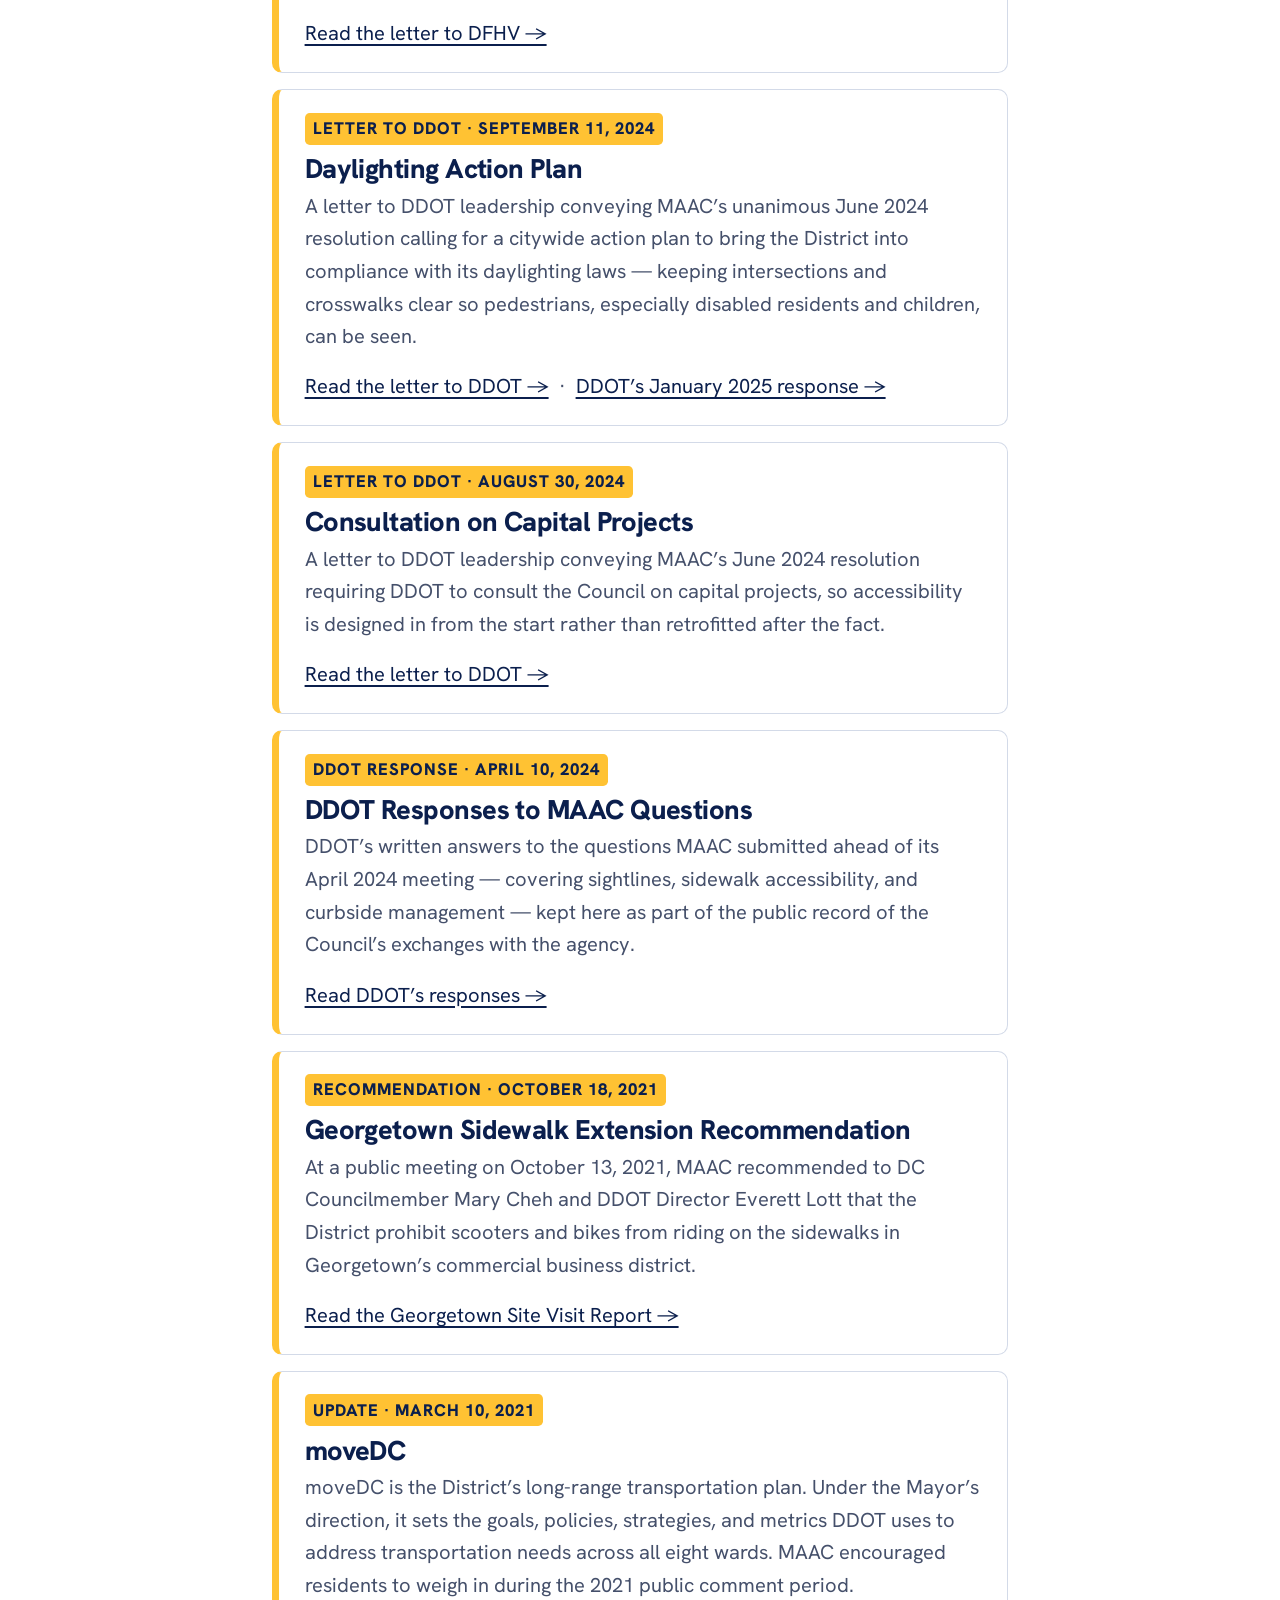
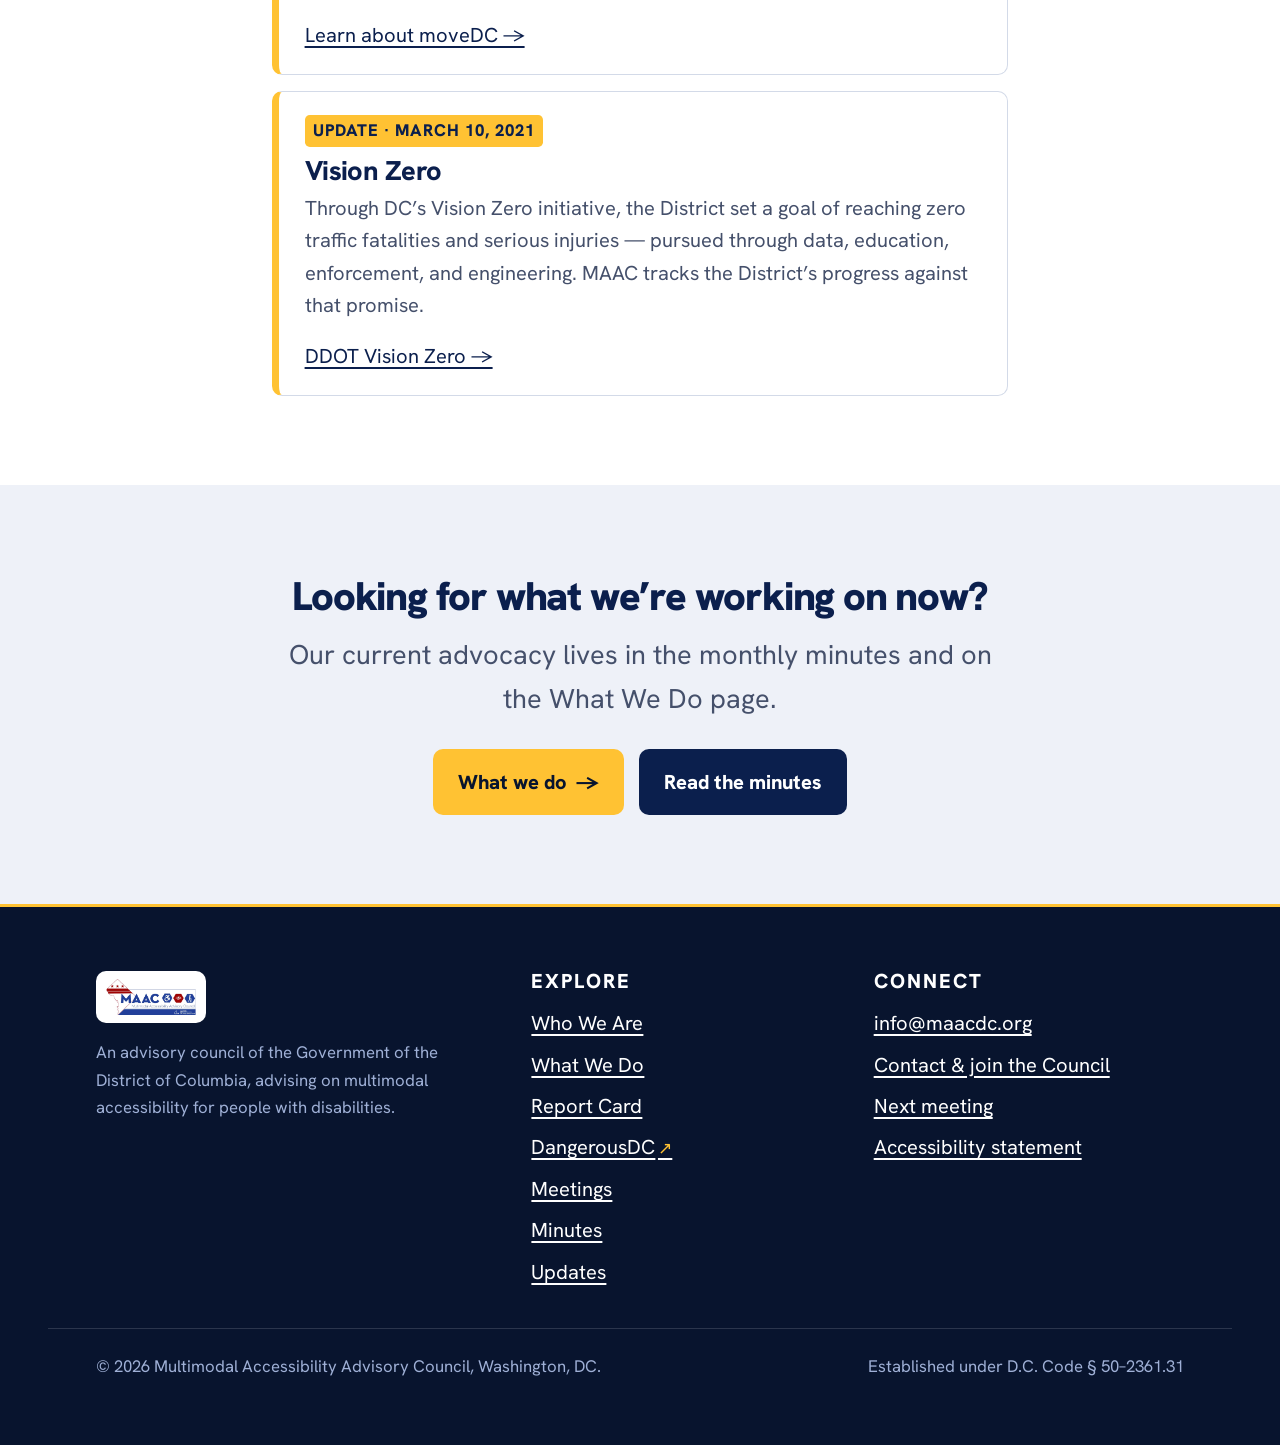
<file: updates.html>
<!DOCTYPE html>
<html lang="en">
<head>
<meta charset="utf-8">
<meta name="viewport" content="width=device-width, initial-scale=1">
<title>Updates — MAAC</title>
<meta name="description" content="A record of MAAC updates and recommendations, including the 2026 letter to DC Council on accessibility in AV legislation, the Georgetown sidewalk recommendation, moveDC, and Vision Zero.">
<link rel="icon" href="assets/img/maac-logo.png">
<link rel="preconnect" href="https://fonts.googleapis.com">
<link rel="preconnect" href="https://fonts.gstatic.com" crossorigin>
<link href="https://fonts.googleapis.com/css2?family=Hanken+Grotesk:ital,wght@0,400;0,500;0,600;0,700;0,800;0,900;1,400&display=swap" rel="stylesheet">
<link rel="stylesheet" href="assets/css/styles.css">
</head>
<body>
<a class="skip-link" href="#main">Skip to main content</a>

<header class="site-header">
  <div class="container site-header__bar">
    <a class="brand" href="index.html" aria-label="MAAC home">
      <img src="assets/img/maac-logo.png" alt="" width="301" height="121">
      <span class="visually-hidden">Multimodal Accessibility Advisory Council — Home</span>
    </a>
    <button class="nav-toggle" aria-expanded="false" aria-controls="primary-nav"><span class="nav-toggle__label">Menu</span></button>
    <nav class="primary-nav" id="primary-nav" aria-label="Primary">
      <ul>
        <li><a href="who-we-are.html">Who We Are</a></li>
        <li><a href="what-we-do.html">What We Do</a></li>
        <li><a href="report-card.html">Report Card</a></li>
        <li><a class="ext" href="https://dangerousdc.org" target="_blank" rel="noopener noreferrer">DangerousDC<span class="visually-hidden"> (opens in a new tab)</span></a></li>
        <li><a href="meetings.html">Meetings</a></li>
        <li><a href="minutes.html">Minutes</a></li>
        <li><a href="updates.html" aria-current="page">Updates</a></li>
        <li class="nav-cta"><a href="contact.html">Contact &amp; Join</a></li>
      </ul>
    </nav>
  </div>
</header>

<main id="main">
  <div class="page-head">
    <div class="container page-head__inner">
      <p class="breadcrumb"><a href="index.html">Home</a> &rsaquo; Updates</p>
      <h1>Updates</h1>
      <p>A record of past MAAC recommendations and the District initiatives we&rsquo;ve weighed in on. For current activity, see the <a href="minutes.html">monthly minutes</a>.</p>
    </div>
  </div>

  <section class="section">
    <div class="container narrow">
      <p class="section__eyebrow">Letters &amp; recommendations</p>
      <h2 class="section__title display">Updates &amp; recommendations</h2>
      <p class="section__lead">A public record of MAAC&rsquo;s advocacy &mdash; from recent letters to the DC Council back to the Council&rsquo;s early work in 2021.</p>

      <ul class="doc-list" style="margin-top:2rem;">
        <li>
          <span class="tag">Council testimony &middot; July 13, 2026</span>
          <h3>Automated Vehicle Deployment (Bill B26-0684)</h3>
          <p>Written testimony from MAAC member and disability rights advocate Kelly Mack before the DC Council Committee on Transportation &amp; the Environment, documenting decades of inaccessible on-demand transportation in the District and setting out the accessibility requirements the Council should mandate from the start of automated vehicle passenger service. Includes suggested policy language.</p>
          <p style="margin-top:.75rem;"><a href="assets/docs/kelly-mack-testimony-av-deployment-2026-07-13.pdf">Read the testimony (PDF) &rarr;</a></p>
        </li>
        <li>
          <span class="tag">Action Alert &middot; June 2026</span>
          <h3>AV Action Alert &mdash; Demand Accessible Automated Vehicles</h3>
          <p>A DC Council bill would let automated vehicles (AVs) operate as taxi and ride-share service &mdash; but it does not require them to be accessible to disabled riders. Here is the background, the advocacy actions you can take, and suggested messaging for contacting your Councilmember as the bill moves forward.</p>
          <p style="margin-top:.75rem;"><a href="av-action-alert.html">Read the AV Action Alert &rarr;</a></p>
        </li>
        <li>
          <span class="tag">Letter to DC Council &middot; April 27, 2026</span>
          <h3>Accessibility Requirements in AV Legislation</h3>
          <p>MAAC wrote to all DC Councilmembers urging that any legislation permitting the testing or operation of automated vehicle (AV) passenger service include accessibility requirements for disabled customers &mdash; wheelchair-accessible vehicles, deployment in underserved areas, pricing transparency and protections, and stakeholder engagement with disability and advocacy groups.</p>
          <p style="margin-top:.75rem;"><a href="assets/docs/maac-av-legislation-letter-2026-04-27.pdf">Read the letter to DC Council (PDF) &rarr;</a></p>
        </li>
        <li>
          <span class="tag">Council testimony &middot; February 18, 2026</span>
          <h3>Daylighting &amp; Bus Priority</h3>
          <p>Testimony before the DC Council Committee on Transportation &amp; the Environment, pressing DDOT on daylighting &mdash; keeping intersections and crosswalks clear &mdash; and on bus priority. The testimony documents the agency&rsquo;s response to MAAC&rsquo;s daylighting request and the institutional barriers to safer streets.</p>
          <p style="margin-top:.75rem;"><a href="assets/docs/maac-testimony-daylighting-bus-priority-2026-02-18.pdf">Read the testimony (PDF) &rarr;</a></p>
        </li>
        <li>
          <span class="tag">Letter to DDOT &middot; March 11, 2026</span>
          <h3>ADA Pick-Up / Drop-Off Zones</h3>
          <p>A letter to DDOT Director Kershbaum on the District&rsquo;s shortage of ADA pick-up/drop-off (PUDO) zones, how daylighting and curbside revenue pressures have squeezed accessible loading out of the curb, and what it would take to restore it.</p>
          <p style="margin-top:.75rem;"><a href="assets/docs/maac-letter-ada-pudo-zones-2026-03-11.pdf">Read the letter to DDOT (PDF) &rarr;</a></p>
        </li>
        <li>
          <span class="tag">Letter to DDOT &middot; February 14, 2026</span>
          <h3>Red Pavement at Bus Stops</h3>
          <p>A letter to DDOT Director Kershbaum recommending durable red pavement at bus zones so buses can pull flush to the curb for wheelchair boarding &mdash; with the regulatory basis (MUTCD 11th Edition), results from other cities, and phased cost estimates.</p>
          <p style="margin-top:.75rem;"><a href="assets/docs/maac-letter-bus-stop-red-paint-2026-02-14.pdf">Read the letter to DDOT (PDF) &rarr;</a></p>
        </li>
        <li>
          <span class="tag">Letter to DDOT &middot; February 14, 2026</span>
          <h3>Horizontal Wayfinding Pilot</h3>
          <p>A letter to DDOT proposing a 3-to-5-stop pilot of sidewalk wayfinding markings to help transit riders &mdash; including people with low vision &mdash; navigate to stops, with a path to classify them as traffic-control devices via an FHWA Request to Experiment.</p>
          <p style="margin-top:.75rem;"><a href="assets/docs/maac-letter-horizontal-wayfinding-pilot-2026-02-14.pdf">Read the letter to DDOT (PDF) &rarr;</a></p>
        </li>
        <li>
          <span class="tag">Letter to DFHV &middot; June 19, 2025</span>
          <h3>Wheelchair-Accessible Vehicle Service Follow-Up</h3>
          <p>A follow-up letter to the Department of For-Hire Vehicles (DFHV) requesting concrete data on wheelchair-accessible vehicle (WAV) service &mdash; fulfillment rates, wait times, and evening/overnight availability &mdash; following MAAC&rsquo;s December 2024 letter below.</p>
          <p style="margin-top:.75rem;"><a href="assets/docs/maac-letter-dfhv-wav-followup-2025-06-19.pdf">Read the letter to DFHV (PDF) &rarr;</a></p>
        </li>
        <li>
          <span class="tag">Council testimony &middot; February 11, 2025</span>
          <h3>Performance Oversight Testimony</h3>
          <p>Chair Karthik Balasubramanian&rsquo;s oral testimony at the FY2025 performance oversight hearing before the Council Committee on Transportation &amp; the Environment &mdash; on MAAC&rsquo;s arterial street-space principles, the shortfall of Vision Zero, and DDOT leadership&rsquo;s record on accessibility.</p>
          <p style="margin-top:.75rem;"><a href="https://www.maacdc.link/Oral_25">Read the testimony &rarr;</a> &nbsp;&middot;&nbsp; <a href="https://www.maacdc.link/Performance_25">Committee&rsquo;s pre-hearing questions &rarr;</a></p>
        </li>
        <li>
          <span class="tag">Recommendation &middot; February 12, 2025</span>
          <h3>Principles for Arterial Street Space Usage</h3>
          <p>MAAC&rsquo;s unanimously adopted priorities for how arterial street space should be allocated &mdash; ADA-compliant sidewalks first, then 24/7 protected transit lanes and ADA pick-up/drop-off zones, with non-ADA private car storage last and never subsidized.</p>
          <p style="margin-top:.75rem;"><a href="https://www.maacdc.link/principles">Read the principles &rarr;</a></p>
        </li>
        <li>
          <span class="tag">Coalition letter to DC Council &middot; 2025</span>
          <h3>Motor Vehicle Insurance Modernization Act</h3>
          <p>MAAC joined a coalition of organizations urging the DC Council to raise the District&rsquo;s decades-old minimum auto-insurance coverage &mdash; protections that fall hardest on crash victims in Wards 7 and 8, where traffic fatalities are most concentrated.</p>
          <p style="margin-top:.75rem;"><a href="https://www.maacdc.link/insurance_letter">Read the coalition letter &rarr;</a></p>
        </li>
        <li>
          <span class="tag">Letter to DFHV &middot; December 20, 2024</span>
          <h3>Wheelchair-Accessible Vehicle Service</h3>
          <p>A letter to DFHV leadership on the systemic failure to provide reliable 24/7 wheelchair-accessible vehicle (WAV) service &mdash; prompted by a MAAC member left to navigate city streets alone in her power wheelchair at 1:30 AM when no WAV could be secured from any provider.</p>
          <p style="margin-top:.75rem;"><a href="https://www.maacdc.link/wav">Read the letter to DFHV &rarr;</a></p>
        </li>
        <li>
          <span class="tag">Letter to DDOT &middot; September 11, 2024</span>
          <h3>Daylighting Action Plan</h3>
          <p>A letter to DDOT leadership conveying MAAC&rsquo;s unanimous June 2024 resolution calling for a citywide action plan to bring the District into compliance with its daylighting laws &mdash; keeping intersections and crosswalks clear so pedestrians, especially disabled residents and children, can be seen.</p>
          <p style="margin-top:.75rem;"><a href="https://www.maacdc.link/daylighting">Read the letter to DDOT &rarr;</a> &nbsp;&middot;&nbsp; <a href="https://www.maacdc.link/daylighting_response">DDOT&rsquo;s January 2025 response &rarr;</a></p>
        </li>
        <li>
          <span class="tag">Letter to DDOT &middot; August 30, 2024</span>
          <h3>Consultation on Capital Projects</h3>
          <p>A letter to DDOT leadership conveying MAAC&rsquo;s June 2024 resolution requiring DDOT to consult the Council on capital projects, so accessibility is designed in from the start rather than retrofitted after the fact.</p>
          <p style="margin-top:.75rem;"><a href="https://www.maacdc.link/Capital">Read the letter to DDOT &rarr;</a></p>
        </li>
        <li>
          <span class="tag">DDOT response &middot; April 10, 2024</span>
          <h3>DDOT Responses to MAAC Questions</h3>
          <p>DDOT&rsquo;s written answers to the questions MAAC submitted ahead of its April 2024 meeting &mdash; covering sightlines, sidewalk accessibility, and curbside management &mdash; kept here as part of the public record of the Council&rsquo;s exchanges with the agency.</p>
          <p style="margin-top:.75rem;"><a href="https://www.maacdc.link/ddot_responses">Read DDOT&rsquo;s responses &rarr;</a></p>
        </li>
        <li>
          <span class="tag">Recommendation &middot; October 18, 2021</span>
          <h3>Georgetown Sidewalk Extension Recommendation</h3>
          <p>At a public meeting on October 13, 2021, MAAC recommended to DC Councilmember Mary Cheh and DDOT Director Everett Lott that the District prohibit scooters and bikes from riding on the sidewalks in Georgetown&rsquo;s commercial business district.</p>
          <p style="margin-top:.75rem;"><a href="https://drive.google.com/file/d/1pjEXUwSmb9lYuq5D9h6EQbdZryoV_-wP/view?usp=sharing">Read the Georgetown Site Visit Report &rarr;</a></p>
        </li>
        <li>
          <span class="tag">Update &middot; March 10, 2021</span>
          <h3>moveDC</h3>
          <p>moveDC is the District&rsquo;s long-range transportation plan. Under the Mayor&rsquo;s direction, it sets the goals, policies, strategies, and metrics DDOT uses to address transportation needs across all eight wards. MAAC encouraged residents to weigh in during the 2021 public comment period.</p>
          <p style="margin-top:.75rem;"><a href="https://movedc-dcgis.hub.arcgis.com/">Learn about moveDC &rarr;</a></p>
        </li>
        <li>
          <span class="tag">Update &middot; March 10, 2021</span>
          <h3>Vision Zero</h3>
          <p>Through DC&rsquo;s Vision Zero initiative, the District set a goal of reaching zero traffic fatalities and serious injuries &mdash; pursued through data, education, enforcement, and engineering. MAAC tracks the District&rsquo;s progress against that promise.</p>
          <p style="margin-top:.75rem;"><a href="https://ddot.dc.gov/node/1025572">DDOT Vision Zero &rarr;</a></p>
        </li>
      </ul>
    </div>
  </section>

  <section class="section section--tint">
    <div class="container narrow center">
      <h2 class="section__title display" style="font-size:var(--step-2);">Looking for what we&rsquo;re working on now?</h2>
      <p class="section__lead" style="margin:0 auto;">Our current advocacy lives in the monthly minutes and on the What We Do page.</p>
      <div class="lead-actions" style="justify-content:center;">
        <a class="btn btn--primary" href="what-we-do.html">What we do <span class="btn__arrow" aria-hidden="true">&rarr;</span></a>
        <a class="btn btn--navy" href="minutes.html">Read the minutes</a>
      </div>
    </div>
  </section>
</main>

<footer class="site-footer">
  <div class="container footer-grid">
    <div>
      <div class="brand-foot"><img src="assets/img/maac-logo.png" alt="Multimodal Accessibility Advisory Council" width="301" height="121"></div>
      <p class="foot-note">An advisory council of the Government of the District of Columbia, advising on multimodal accessibility for people with disabilities.</p>
    </div>
    <div>
      <h2>Explore</h2>
      <ul>
        <li><a href="who-we-are.html">Who We Are</a></li>
        <li><a href="what-we-do.html">What We Do</a></li>
        <li><a href="report-card.html">Report Card</a></li>
        <li><a class="ext" href="https://dangerousdc.org" target="_blank" rel="noopener noreferrer">DangerousDC<span class="visually-hidden"> (opens in a new tab)</span></a></li>
        <li><a href="meetings.html">Meetings</a></li>
        <li><a href="minutes.html">Minutes</a></li>
        <li><a href="updates.html">Updates</a></li>
      </ul>
    </div>
    <div>
      <h2>Connect</h2>
      <ul>
        <li><a href="mailto:info@maacdc.org">info@maacdc.org</a></li>
        <li><a href="contact.html">Contact &amp; join the Council</a></li>
        <li><a href="https://www.maacdc.link/meeting">Next meeting</a></li>
        <li><a href="accessibility.html">Accessibility statement</a></li>
      </ul>
    </div>
  </div>
  <div class="container footer-bottom">
    <span>&copy; 2026 Multimodal Accessibility Advisory Council, Washington, DC.</span>
    <span>Established under D.C. Code &sect; 50&ndash;2361.31</span>
  </div>
</footer>

<script src="assets/js/nav.js" defer></script>
</body>
</html>
</file>
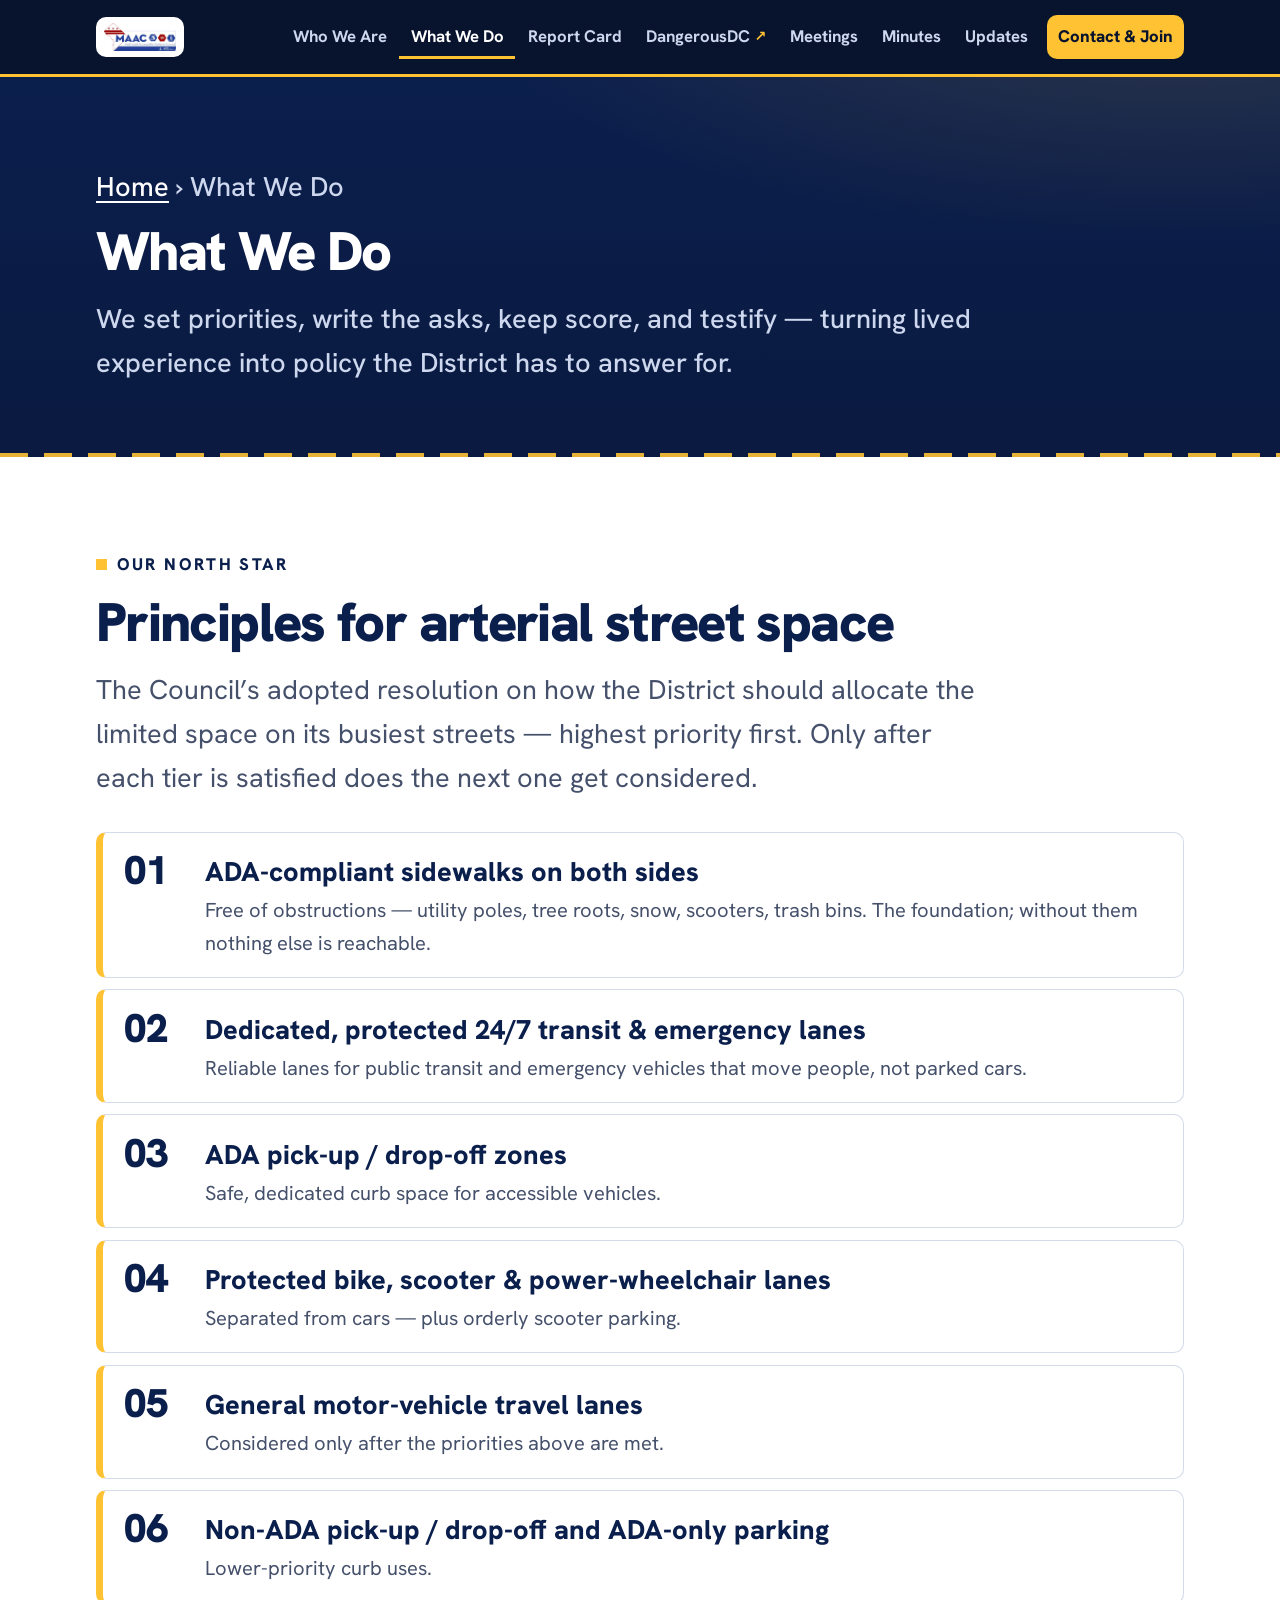
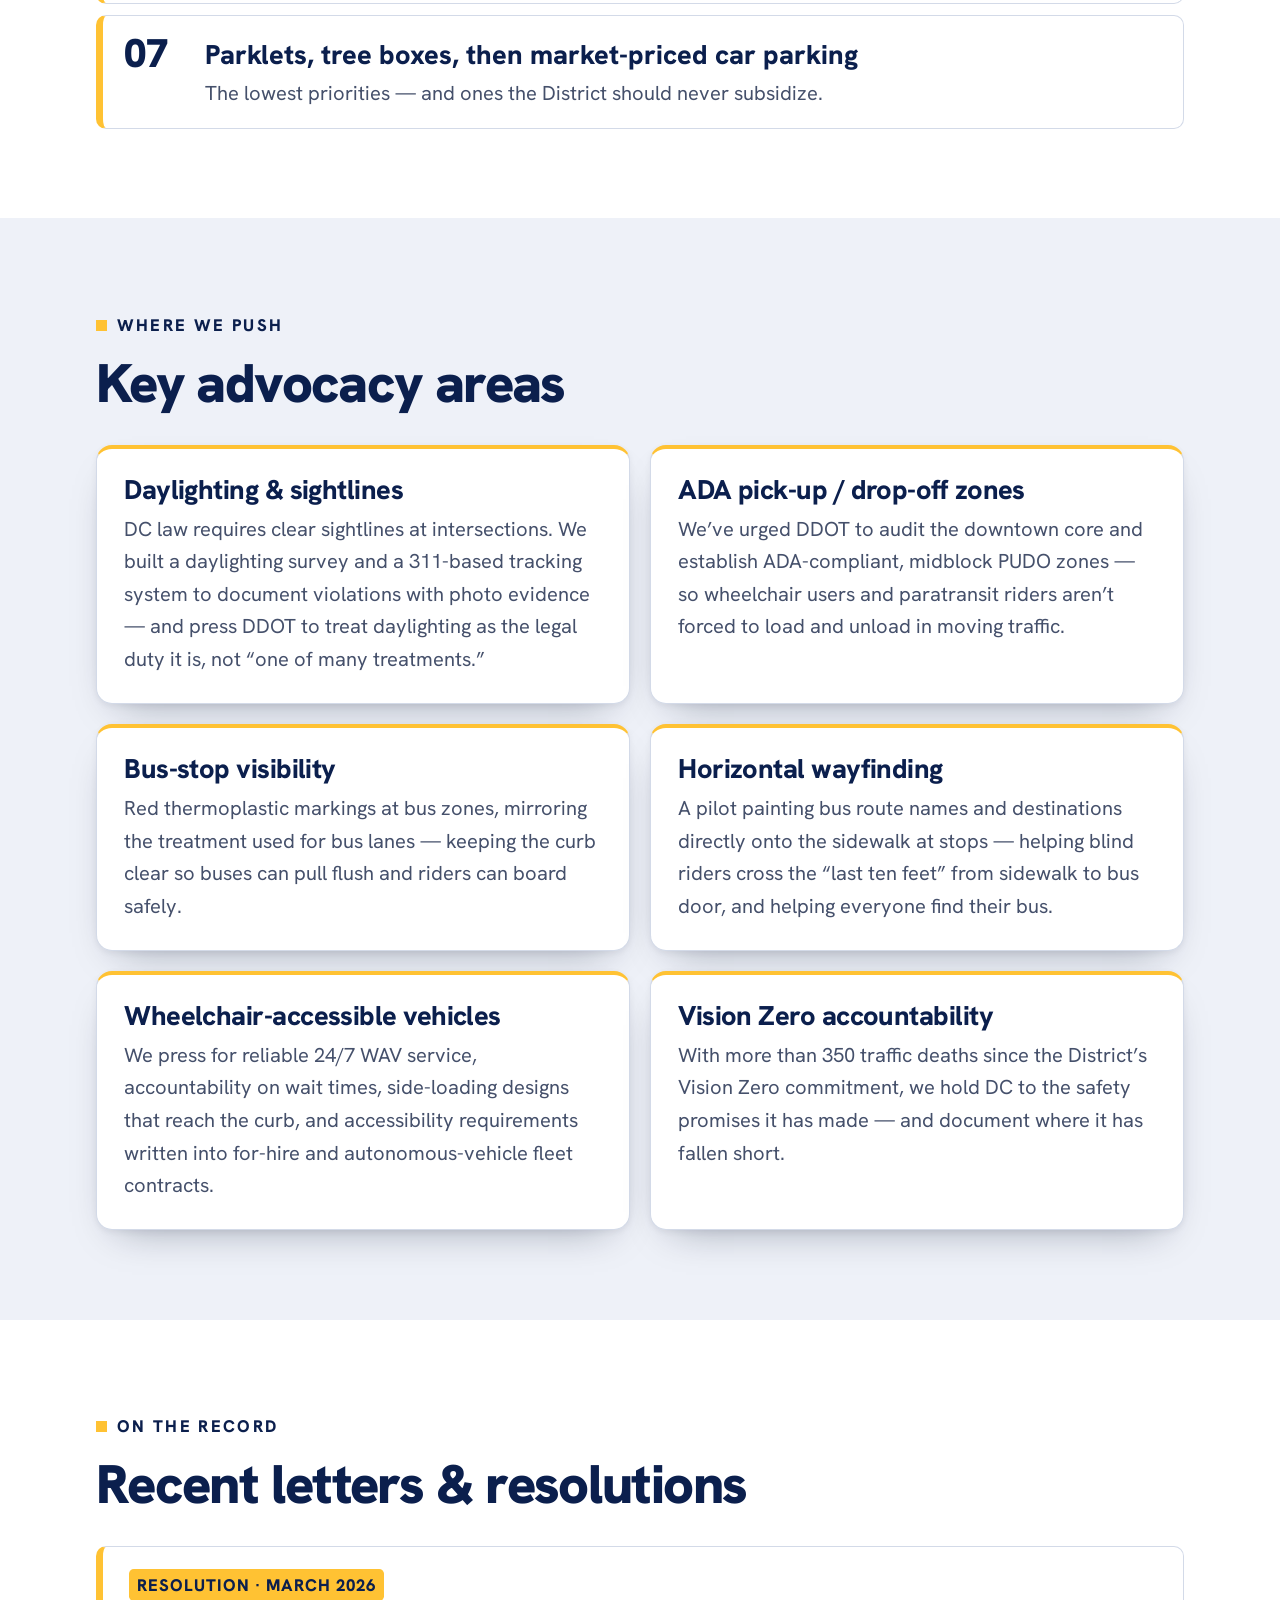
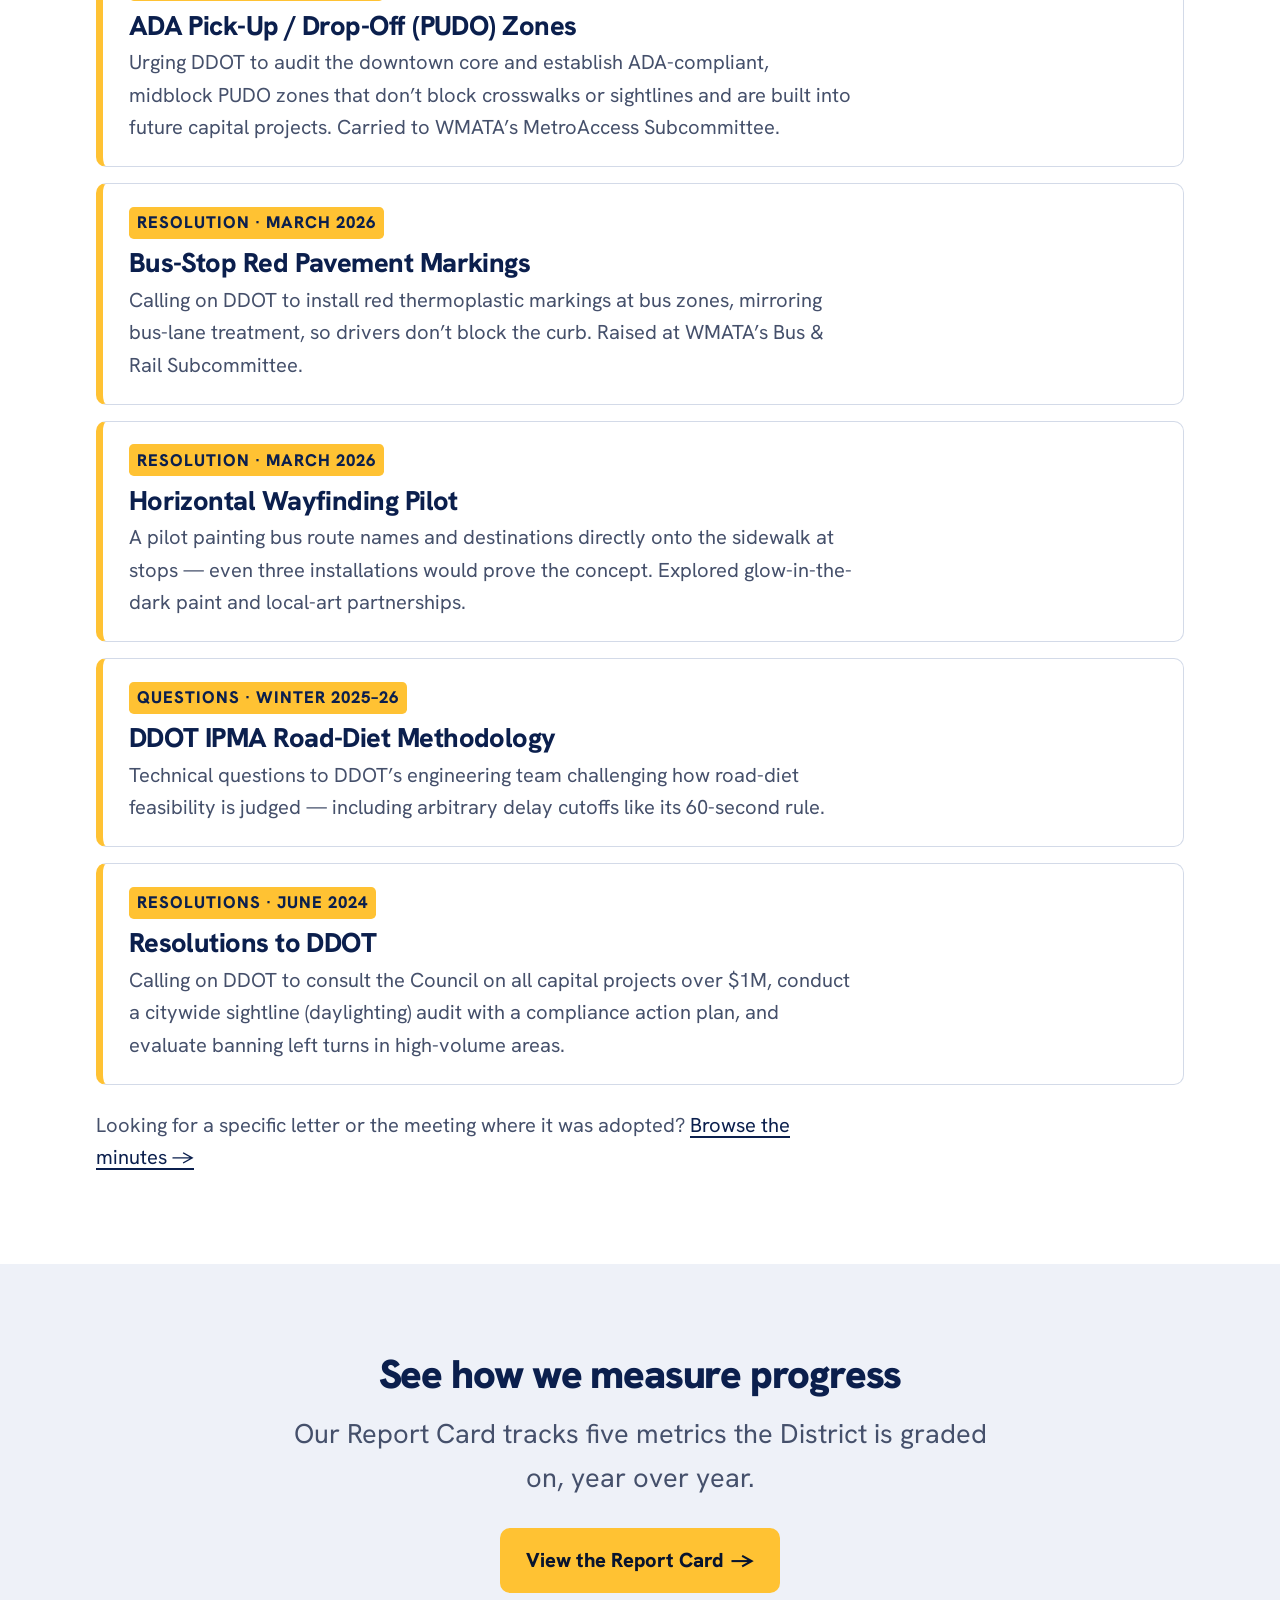
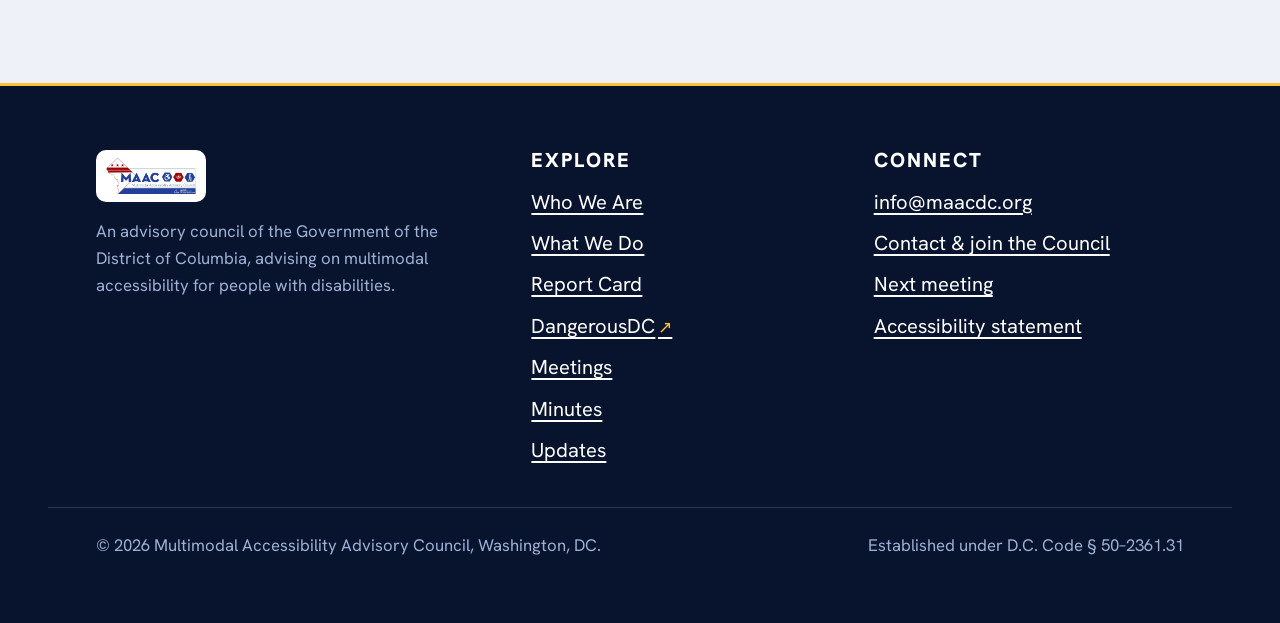
<file: what-we-do.html>
<!DOCTYPE html>
<html lang="en">
<head>
<meta charset="utf-8">
<meta name="viewport" content="width=device-width, initial-scale=1">
<title>What We Do — MAAC</title>
<meta name="description" content="MAAC's priorities for District street space, its key advocacy campaigns, and its recent letters and resolutions to DC agencies.">
<link rel="icon" href="assets/img/maac-logo.png">
<link rel="preconnect" href="https://fonts.googleapis.com">
<link rel="preconnect" href="https://fonts.gstatic.com" crossorigin>
<link href="https://fonts.googleapis.com/css2?family=Hanken+Grotesk:ital,wght@0,400;0,500;0,600;0,700;0,800;0,900;1,400&display=swap" rel="stylesheet">
<link rel="stylesheet" href="assets/css/styles.css">
</head>
<body>
<a class="skip-link" href="#main">Skip to main content</a>

<header class="site-header">
  <div class="container site-header__bar">
    <a class="brand" href="index.html" aria-label="MAAC home">
      <img src="assets/img/maac-logo.png" alt="" width="301" height="121">
      <span class="visually-hidden">Multimodal Accessibility Advisory Council — Home</span>
    </a>
    <button class="nav-toggle" aria-expanded="false" aria-controls="primary-nav"><span class="nav-toggle__label">Menu</span></button>
    <nav class="primary-nav" id="primary-nav" aria-label="Primary">
      <ul>
        <li><a href="who-we-are.html">Who We Are</a></li>
        <li><a href="what-we-do.html" aria-current="page">What We Do</a></li>
        <li><a href="report-card.html">Report Card</a></li>
        <li><a class="ext" href="https://dangerousdc.org" target="_blank" rel="noopener noreferrer">DangerousDC<span class="visually-hidden"> (opens in a new tab)</span></a></li>
        <li><a href="meetings.html">Meetings</a></li>
        <li><a href="minutes.html">Minutes</a></li>
        <li><a href="updates.html">Updates</a></li>
        <li class="nav-cta"><a href="contact.html">Contact &amp; Join</a></li>
      </ul>
    </nav>
  </div>
</header>

<main id="main">
  <div class="page-head">
    <div class="container page-head__inner">
      <p class="breadcrumb"><a href="index.html">Home</a> &rsaquo; What We Do</p>
      <h1>What We Do</h1>
      <p>We set priorities, write the asks, keep score, and testify &mdash; turning lived experience into policy the District has to answer for.</p>
    </div>
  </div>

  <!-- PRIORITIES LADDER -->
  <section class="section">
    <div class="container">
      <p class="section__eyebrow">Our north star</p>
      <h2 class="section__title display">Principles for arterial street space</h2>
      <p class="section__lead">The Council&rsquo;s adopted resolution on how the District should allocate the limited space on its busiest streets &mdash; highest priority first. Only after each tier is satisfied does the next one get considered.</p>
      <ol class="ladder" style="margin-top:2rem;">
        <li><span class="rank" aria-hidden="true"></span><span class="copy"><strong>ADA-compliant sidewalks on both sides</strong><span>Free of obstructions &mdash; utility poles, tree roots, snow, scooters, trash bins. The foundation; without them nothing else is reachable.</span></span></li>
        <li><span class="rank" aria-hidden="true"></span><span class="copy"><strong>Dedicated, protected 24/7 transit &amp; emergency lanes</strong><span>Reliable lanes for public transit and emergency vehicles that move people, not parked cars.</span></span></li>
        <li><span class="rank" aria-hidden="true"></span><span class="copy"><strong>ADA pick-up / drop-off zones</strong><span>Safe, dedicated curb space for accessible vehicles.</span></span></li>
        <li><span class="rank" aria-hidden="true"></span><span class="copy"><strong>Protected bike, scooter &amp; power-wheelchair lanes</strong><span>Separated from cars &mdash; plus orderly scooter parking.</span></span></li>
        <li><span class="rank" aria-hidden="true"></span><span class="copy"><strong>General motor-vehicle travel lanes</strong><span>Considered only after the priorities above are met.</span></span></li>
        <li><span class="rank" aria-hidden="true"></span><span class="copy"><strong>Non-ADA pick-up / drop-off and ADA-only parking</strong><span>Lower-priority curb uses.</span></span></li>
        <li><span class="rank" aria-hidden="true"></span><span class="copy"><strong>Parklets, tree boxes, then market-priced car parking</strong><span>The lowest priorities &mdash; and ones the District should never subsidize.</span></span></li>
      </ol>
    </div>
  </section>

  <!-- ADVOCACY AREAS -->
  <section class="section section--tint">
    <div class="container">
      <p class="section__eyebrow">Where we push</p>
      <h2 class="section__title display">Key advocacy areas</h2>
      <div class="grid grid--2" style="margin-top:2rem;">
        <div class="card"><h3>Daylighting &amp; sightlines</h3><p>DC law requires clear sightlines at intersections. We built a daylighting survey and a 311-based tracking system to document violations with photo evidence &mdash; and press DDOT to treat daylighting as the legal duty it is, not &ldquo;one of many treatments.&rdquo;</p></div>
        <div class="card"><h3>ADA pick-up / drop-off zones</h3><p>We&rsquo;ve urged DDOT to audit the downtown core and establish ADA-compliant, midblock PUDO zones &mdash; so wheelchair users and paratransit riders aren&rsquo;t forced to load and unload in moving traffic.</p></div>
        <div class="card"><h3>Bus-stop visibility</h3><p>Red thermoplastic markings at bus zones, mirroring the treatment used for bus lanes &mdash; keeping the curb clear so buses can pull flush and riders can board safely.</p></div>
        <div class="card"><h3>Horizontal wayfinding</h3><p>A pilot painting bus route names and destinations directly onto the sidewalk at stops &mdash; helping blind riders cross the &ldquo;last ten feet&rdquo; from sidewalk to bus door, and helping everyone find their bus.</p></div>
        <div class="card"><h3>Wheelchair-accessible vehicles</h3><p>We press for reliable 24/7 WAV service, accountability on wait times, side-loading designs that reach the curb, and accessibility requirements written into for-hire and autonomous-vehicle fleet contracts.</p></div>
        <div class="card"><h3>Vision Zero accountability</h3><p>With more than 350 traffic deaths since the District&rsquo;s Vision Zero commitment, we hold DC to the safety promises it has made &mdash; and document where it has fallen short.</p></div>
      </div>
    </div>
  </section>

  <!-- RECENT ACTIONS -->
  <section class="section">
    <div class="container">
      <p class="section__eyebrow">On the record</p>
      <h2 class="section__title display">Recent letters &amp; resolutions</h2>
      <ul class="doc-list" style="margin-top:2rem;">
        <li>
          <span class="tag">Resolution &middot; March 2026</span>
          <h3>ADA Pick-Up / Drop-Off (PUDO) Zones</h3>
          <p>Urging DDOT to audit the downtown core and establish ADA-compliant, midblock PUDO zones that don&rsquo;t block crosswalks or sightlines and are built into future capital projects. Carried to WMATA&rsquo;s MetroAccess Subcommittee.</p>
        </li>
        <li>
          <span class="tag">Resolution &middot; March 2026</span>
          <h3>Bus-Stop Red Pavement Markings</h3>
          <p>Calling on DDOT to install red thermoplastic markings at bus zones, mirroring bus-lane treatment, so drivers don&rsquo;t block the curb. Raised at WMATA&rsquo;s Bus &amp; Rail Subcommittee.</p>
        </li>
        <li>
          <span class="tag">Resolution &middot; March 2026</span>
          <h3>Horizontal Wayfinding Pilot</h3>
          <p>A pilot painting bus route names and destinations directly onto the sidewalk at stops &mdash; even three installations would prove the concept. Explored glow-in-the-dark paint and local-art partnerships.</p>
        </li>
        <li>
          <span class="tag">Questions &middot; Winter 2025&ndash;26</span>
          <h3>DDOT IPMA Road-Diet Methodology</h3>
          <p>Technical questions to DDOT&rsquo;s engineering team challenging how road-diet feasibility is judged &mdash; including arbitrary delay cutoffs like its 60-second rule.</p>
        </li>
        <li>
          <span class="tag">Resolutions &middot; June 2024</span>
          <h3>Resolutions to DDOT</h3>
          <p>Calling on DDOT to consult the Council on all capital projects over $1M, conduct a citywide sightline (daylighting) audit with a compliance action plan, and evaluate banning left turns in high-volume areas.</p>
        </li>
      </ul>
      <p style="margin-top:1.5rem; color:var(--ink-soft);">Looking for a specific letter or the meeting where it was adopted? <a href="minutes.html">Browse the minutes &rarr;</a></p>
    </div>
  </section>

  <section class="section section--tint">
    <div class="container narrow center">
      <h2 class="section__title display" style="font-size:var(--step-2);">See how we measure progress</h2>
      <p class="section__lead" style="margin:0 auto;">Our Report Card tracks five metrics the District is graded on, year over year.</p>
      <div class="lead-actions" style="justify-content:center;">
        <a class="btn btn--primary" href="report-card.html">View the Report Card <span class="btn__arrow" aria-hidden="true">&rarr;</span></a>
      </div>
    </div>
  </section>
</main>

<footer class="site-footer">
  <div class="container footer-grid">
    <div>
      <div class="brand-foot"><img src="assets/img/maac-logo.png" alt="Multimodal Accessibility Advisory Council" width="301" height="121"></div>
      <p class="foot-note">An advisory council of the Government of the District of Columbia, advising on multimodal accessibility for people with disabilities.</p>
    </div>
    <div>
      <h2>Explore</h2>
      <ul>
        <li><a href="who-we-are.html">Who We Are</a></li>
        <li><a href="what-we-do.html">What We Do</a></li>
        <li><a href="report-card.html">Report Card</a></li>
        <li><a class="ext" href="https://dangerousdc.org" target="_blank" rel="noopener noreferrer">DangerousDC<span class="visually-hidden"> (opens in a new tab)</span></a></li>
        <li><a href="meetings.html">Meetings</a></li>
        <li><a href="minutes.html">Minutes</a></li>
        <li><a href="updates.html">Updates</a></li>
      </ul>
    </div>
    <div>
      <h2>Connect</h2>
      <ul>
        <li><a href="mailto:info@maacdc.org">info@maacdc.org</a></li>
        <li><a href="contact.html">Contact &amp; join the Council</a></li>
        <li><a href="https://www.maacdc.link/meeting">Next meeting</a></li>
        <li><a href="accessibility.html">Accessibility statement</a></li>
      </ul>
    </div>
  </div>
  <div class="container footer-bottom">
    <span>&copy; 2026 Multimodal Accessibility Advisory Council, Washington, DC.</span>
    <span>Established under D.C. Code &sect; 50&ndash;2361.31</span>
  </div>
</footer>

<script src="assets/js/nav.js" defer></script>
</body>
</html>
</file>
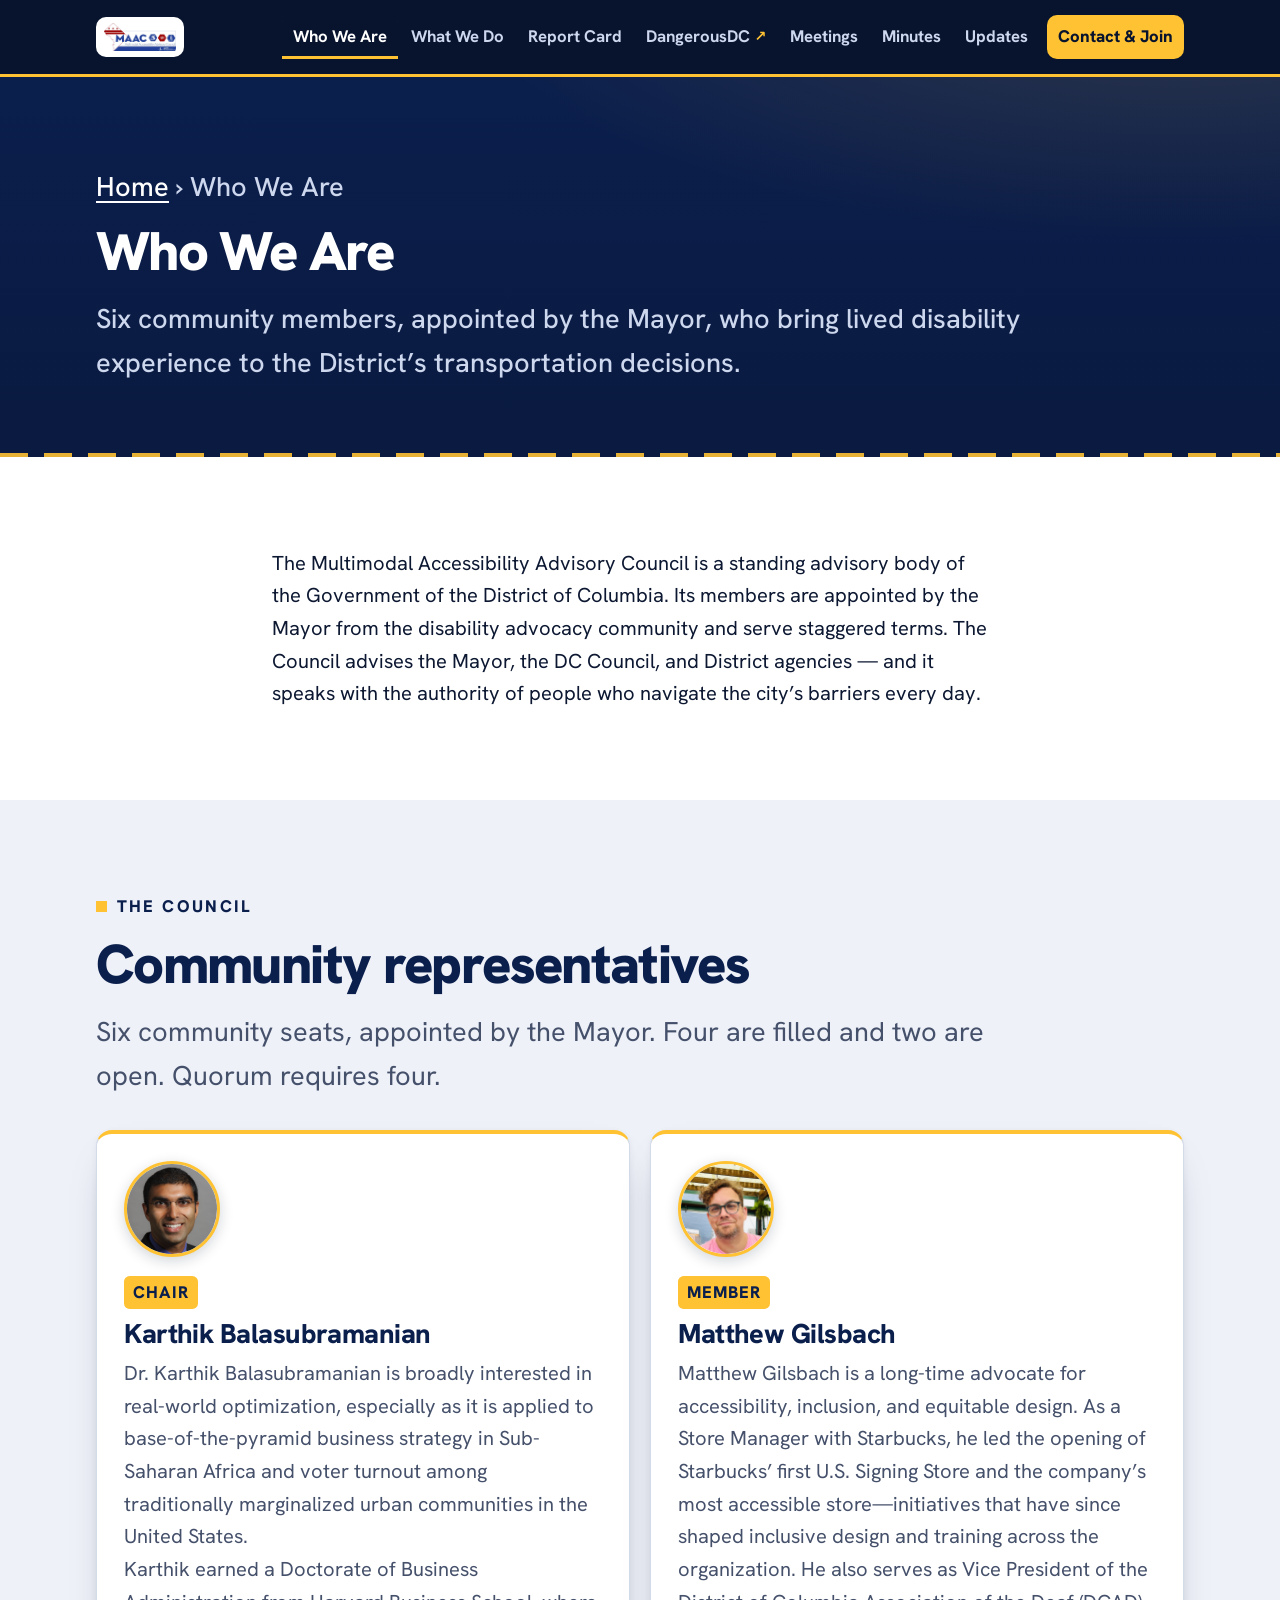
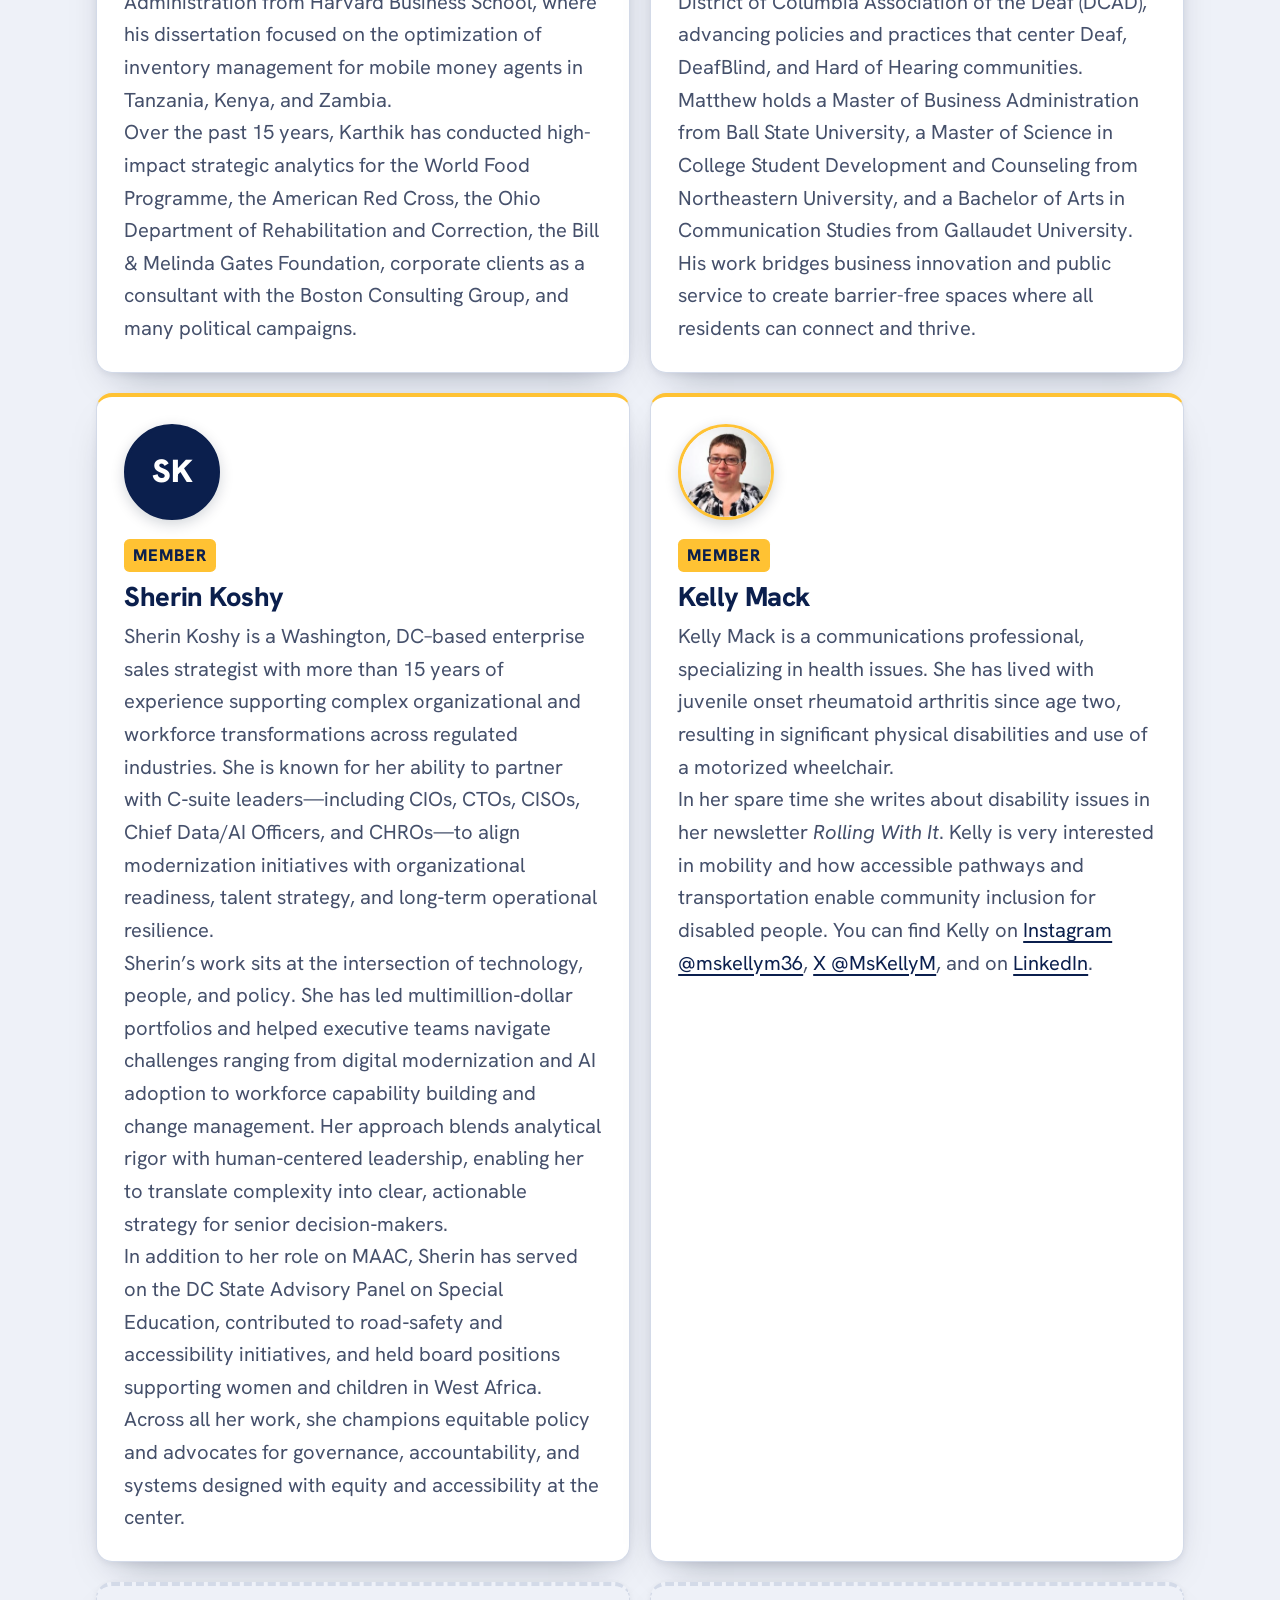
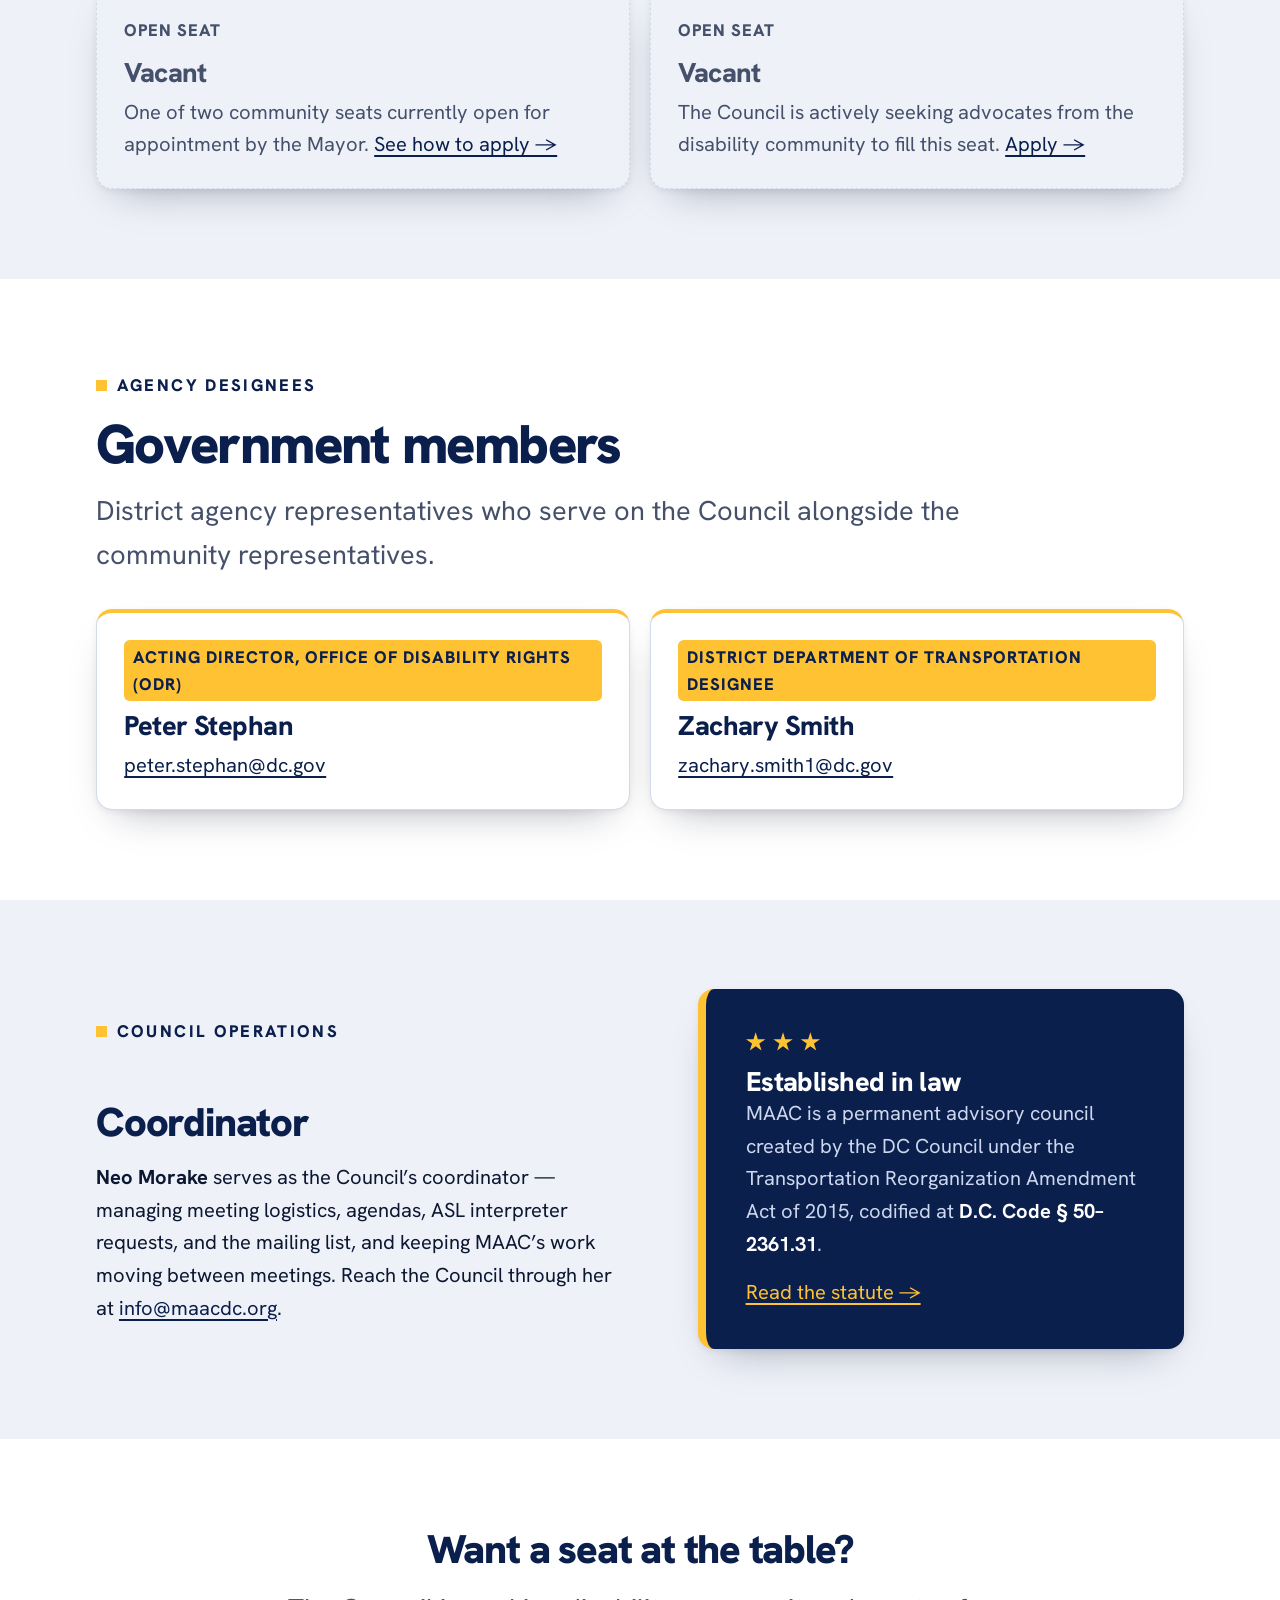
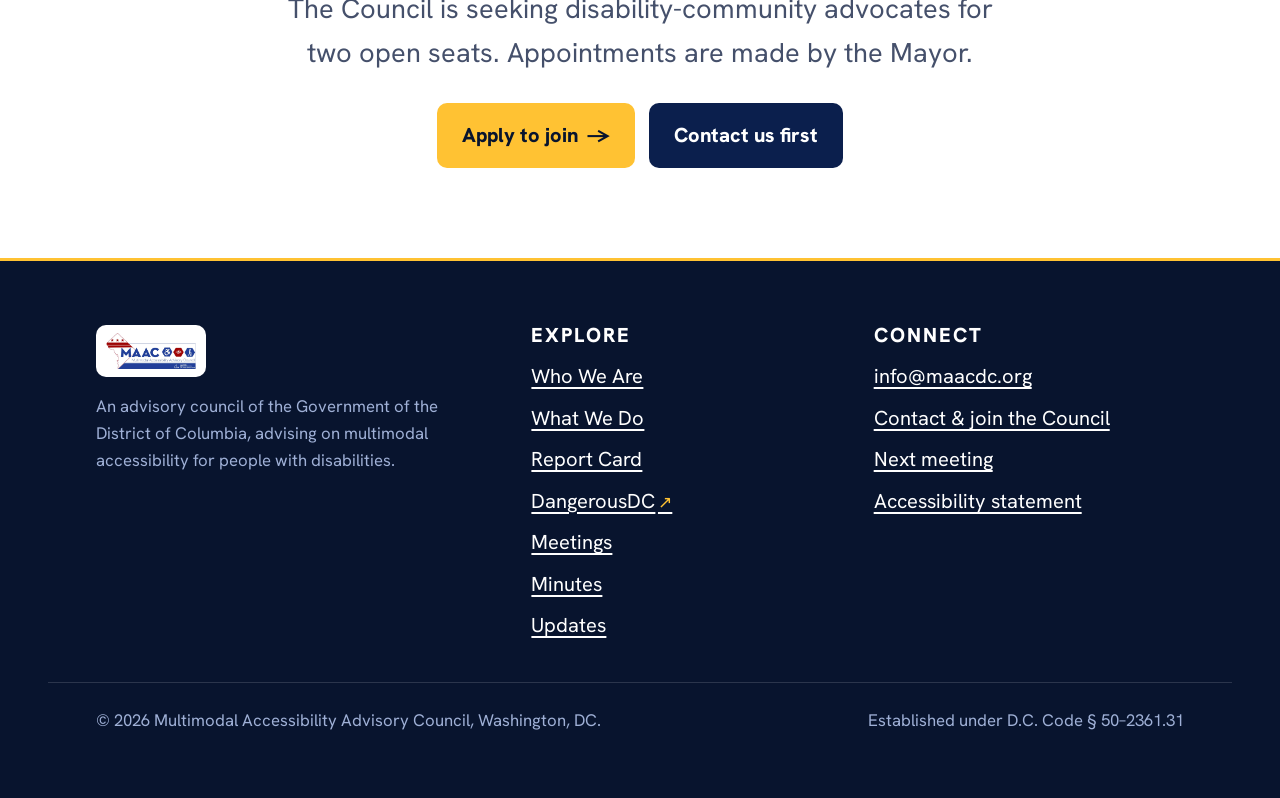
<file: who-we-are.html>
<!DOCTYPE html>
<html lang="en">
<head>
<meta charset="utf-8">
<meta name="viewport" content="width=device-width, initial-scale=1">
<title>Who We Are — MAAC</title>
<meta name="description" content="The members, chair, and coordinator of the DC Multimodal Accessibility Advisory Council, and the law that established it.">
<link rel="icon" href="assets/img/maac-logo.png">
<link rel="preconnect" href="https://fonts.googleapis.com">
<link rel="preconnect" href="https://fonts.gstatic.com" crossorigin>
<link href="https://fonts.googleapis.com/css2?family=Hanken+Grotesk:ital,wght@0,400;0,500;0,600;0,700;0,800;0,900;1,400&display=swap" rel="stylesheet">
<link rel="stylesheet" href="assets/css/styles.css">
</head>
<body>
<a class="skip-link" href="#main">Skip to main content</a>

<header class="site-header">
  <div class="container site-header__bar">
    <a class="brand" href="index.html" aria-label="MAAC home">
      <img src="assets/img/maac-logo.png" alt="" width="301" height="121">
      <span class="visually-hidden">Multimodal Accessibility Advisory Council — Home</span>
    </a>
    <button class="nav-toggle" aria-expanded="false" aria-controls="primary-nav"><span class="nav-toggle__label">Menu</span></button>
    <nav class="primary-nav" id="primary-nav" aria-label="Primary">
      <ul>
        <li><a href="who-we-are.html" aria-current="page">Who We Are</a></li>
        <li><a href="what-we-do.html">What We Do</a></li>
        <li><a href="report-card.html">Report Card</a></li>
        <li><a class="ext" href="https://dangerousdc.org" target="_blank" rel="noopener noreferrer">DangerousDC<span class="visually-hidden"> (opens in a new tab)</span></a></li>
        <li><a href="meetings.html">Meetings</a></li>
        <li><a href="minutes.html">Minutes</a></li>
        <li><a href="updates.html">Updates</a></li>
        <li class="nav-cta"><a href="contact.html">Contact &amp; Join</a></li>
      </ul>
    </nav>
  </div>
</header>

<main id="main">
  <div class="page-head">
    <div class="container page-head__inner">
      <p class="breadcrumb"><a href="index.html">Home</a> &rsaquo; Who We Are</p>
      <h1>Who We Are</h1>
      <p>Six community members, appointed by the Mayor, who bring lived disability experience to the District&rsquo;s transportation decisions.</p>
    </div>
  </div>

  <section class="section">
    <div class="container narrow prose">
      <p>The Multimodal Accessibility Advisory Council is a standing advisory body of the Government of the District of Columbia. Its members are appointed by the Mayor from the disability advocacy community and serve staggered terms. The Council advises the Mayor, the DC Council, and District agencies &mdash; and it speaks with the authority of people who navigate the city&rsquo;s barriers every day.</p>
    </div>
  </section>

  <section class="section section--tint">
    <div class="container">
      <p class="section__eyebrow">The Council</p>
      <h2 class="section__title display">Community representatives</h2>
      <p class="section__lead">Six community seats, appointed by the Mayor. Four are filled and two are open. Quorum requires four.</p>
      <div class="grid grid--2" style="margin-top:2rem;">

        <div class="card member">
          <img class="member__photo" src="assets/img/karthik.png" alt="Karthik Balasubramanian" width="96" height="96" loading="lazy">
          <p class="role">Chair</p>
          <h3>Karthik Balasubramanian</h3>
          <p>Dr. Karthik Balasubramanian is broadly interested in real-world optimization, especially as it is applied to base-of-the-pyramid business strategy in Sub-Saharan Africa and voter turnout among traditionally marginalized urban communities in the United States.</p>
          <p>Karthik earned a Doctorate of Business Administration from Harvard Business School, where his dissertation focused on the optimization of inventory management for mobile money agents in Tanzania, Kenya, and Zambia.</p>
          <p>Over the past 15 years, Karthik has conducted high-impact strategic analytics for the World Food Programme, the American Red Cross, the Ohio Department of Rehabilitation and Correction, the Bill &amp; Melinda Gates Foundation, corporate clients as a consultant with the Boston Consulting Group, and many political campaigns.</p>
        </div>

        <div class="card member">
          <img class="member__photo" src="assets/img/matthew.jpeg" alt="Matthew Gilsbach" width="96" height="96" loading="lazy">
          <p class="role">Member</p>
          <h3>Matthew Gilsbach</h3>
          <p>Matthew Gilsbach is a long-time advocate for accessibility, inclusion, and equitable design. As a Store Manager with Starbucks, he led the opening of Starbucks&rsquo; first U.S. Signing Store and the company&rsquo;s most accessible store&mdash;initiatives that have since shaped inclusive design and training across the organization. He also serves as Vice President of the District of Columbia Association of the Deaf (DCAD), advancing policies and practices that center Deaf, DeafBlind, and Hard of Hearing communities.</p>
          <p>Matthew holds a Master of Business Administration from Ball State University, a Master of Science in College Student Development and Counseling from Northeastern University, and a Bachelor of Arts in Communication Studies from Gallaudet University. His work bridges business innovation and public service to create barrier-free spaces where all residents can connect and thrive.</p>
        </div>

        <div class="card member">
          <div class="member__photo member__photo--mono" aria-hidden="true">SK</div>
          <p class="role">Member</p>
          <h3>Sherin Koshy</h3>
          <p>Sherin Koshy is a Washington, DC&ndash;based enterprise sales strategist with more than 15 years of experience supporting complex organizational and workforce transformations across regulated industries. She is known for her ability to partner with C&#8209;suite leaders&mdash;including CIOs, CTOs, CISOs, Chief Data/AI Officers, and CHROs&mdash;to align modernization initiatives with organizational readiness, talent strategy, and long&#8209;term operational resilience.</p>
          <p>Sherin&rsquo;s work sits at the intersection of technology, people, and policy. She has led multimillion&#8209;dollar portfolios and helped executive teams navigate challenges ranging from digital modernization and AI adoption to workforce capability building and change management. Her approach blends analytical rigor with human&#8209;centered leadership, enabling her to translate complexity into clear, actionable strategy for senior decision&#8209;makers.</p>
          <p>In addition to her role on MAAC, Sherin has served on the DC State Advisory Panel on Special Education, contributed to road&#8209;safety and accessibility initiatives, and held board positions supporting women and children in West Africa. Across all her work, she champions equitable policy and advocates for governance, accountability, and systems designed with equity and accessibility at the center.</p>
        </div>

        <div class="card member">
          <img class="member__photo" src="assets/img/kelly.png" alt="Kelly Mack" width="96" height="96" loading="lazy">
          <p class="role">Member</p>
          <h3>Kelly Mack</h3>
          <p>Kelly Mack is a communications professional, specializing in health issues. She has lived with juvenile onset rheumatoid arthritis since age two, resulting in significant physical disabilities and use of a motorized wheelchair.</p>
          <p>In her spare time she writes about disability issues in her newsletter <em>Rolling With It</em>. Kelly is very interested in mobility and how accessible pathways and transportation enable community inclusion for disabled people. You can find Kelly on <a href="https://www.instagram.com/mskellym36">Instagram @mskellym36</a>, <a href="https://x.com/MsKellyM">X @MsKellyM</a>, and on <a href="https://www.linkedin.com/in/mskellym/">LinkedIn</a>.</p>
        </div>

        <div class="card member vacant">
          <p class="role">Open seat</p>
          <h3>Vacant</h3>
          <p>One of two community seats currently open for appointment by the Mayor. <a href="contact.html">See how to apply &rarr;</a></p>
        </div>

        <div class="card member vacant">
          <p class="role">Open seat</p>
          <h3>Vacant</h3>
          <p>The Council is actively seeking advocates from the disability community to fill this seat. <a href="contact.html">Apply &rarr;</a></p>
        </div>

      </div>
    </div>
  </section>

  <section class="section">
    <div class="container">
      <p class="section__eyebrow">Agency designees</p>
      <h2 class="section__title display">Government members</h2>
      <p class="section__lead">District agency representatives who serve on the Council alongside the community representatives.</p>
      <div class="grid grid--2" style="margin-top:2rem;">
        <div class="card member">
          <p class="role">Acting Director, Office of Disability Rights (ODR)</p>
          <h3>Peter Stephan</h3>
          <p><a href="mailto:peter.stephan@dc.gov">peter.stephan@dc.gov</a></p>
        </div>
        <div class="card member">
          <p class="role">District Department of Transportation Designee</p>
          <h3>Zachary Smith</h3>
          <p><a href="mailto:zachary.smith1@dc.gov">zachary.smith1@dc.gov</a></p>
        </div>
      </div>
    </div>
  </section>

  <section class="section section--tint">
    <div class="container split">
      <div class="prose">
        <p class="section__eyebrow">Council operations</p>
        <h2 class="section__title display">Coordinator</h2>
        <p><strong>Neo Morake</strong> serves as the Council&rsquo;s coordinator &mdash; managing meeting logistics, agendas, ASL interpreter requests, and the mailing list, and keeping MAAC&rsquo;s work moving between meetings. Reach the Council through her at <a href="mailto:info@maacdc.org">info@maacdc.org</a>.</p>
      </div>
      <div class="callout">
        <span class="stars" aria-hidden="true"><span class="starbox"></span><span class="starbox"></span><span class="starbox"></span></span>
        <h3 style="color:#fff; font-size:var(--step-1);">Established in law</h3>
        <p>MAAC is a permanent advisory council created by the DC Council under the Transportation Reorganization Amendment Act of 2015, codified at <strong style="color:#fff;">D.C. Code &sect; 50&ndash;2361.31</strong>.</p>
        <p style="margin-top:1rem;"><a href="https://code.dccouncil.gov/us/dc/council/code/sections/50-2361.31">Read the statute &rarr;</a></p>
      </div>
    </div>
  </section>

  <section class="section">
    <div class="container narrow center">
      <h2 class="section__title display" style="font-size:var(--step-2);">Want a seat at the table?</h2>
      <p class="section__lead" style="margin:0 auto;">The Council is seeking disability-community advocates for two open seats. Appointments are made by the Mayor.</p>
      <div class="lead-actions" style="justify-content:center;">
        <a class="btn btn--primary" href="https://motaboards.applytojob.com/apply/O269AvpHLP/Multimodal-Accessibility-Advisory-Council">Apply to join <span class="btn__arrow" aria-hidden="true">&rarr;</span></a>
        <a class="btn btn--navy" href="contact.html">Contact us first</a>
      </div>
    </div>
  </section>
</main>

<footer class="site-footer">
  <div class="container footer-grid">
    <div>
      <div class="brand-foot"><img src="assets/img/maac-logo.png" alt="Multimodal Accessibility Advisory Council" width="301" height="121"></div>
      <p class="foot-note">An advisory council of the Government of the District of Columbia, advising on multimodal accessibility for people with disabilities.</p>
    </div>
    <div>
      <h2>Explore</h2>
      <ul>
        <li><a href="who-we-are.html">Who We Are</a></li>
        <li><a href="what-we-do.html">What We Do</a></li>
        <li><a href="report-card.html">Report Card</a></li>
        <li><a class="ext" href="https://dangerousdc.org" target="_blank" rel="noopener noreferrer">DangerousDC<span class="visually-hidden"> (opens in a new tab)</span></a></li>
        <li><a href="meetings.html">Meetings</a></li>
        <li><a href="minutes.html">Minutes</a></li>
        <li><a href="updates.html">Updates</a></li>
      </ul>
    </div>
    <div>
      <h2>Connect</h2>
      <ul>
        <li><a href="mailto:info@maacdc.org">info@maacdc.org</a></li>
        <li><a href="contact.html">Contact &amp; join the Council</a></li>
        <li><a href="https://www.maacdc.link/meeting">Next meeting</a></li>
        <li><a href="accessibility.html">Accessibility statement</a></li>
      </ul>
    </div>
  </div>
  <div class="container footer-bottom">
    <span>&copy; 2026 Multimodal Accessibility Advisory Council, Washington, DC.</span>
    <span>Established under D.C. Code &sect; 50&ndash;2361.31</span>
  </div>
</footer>

<script src="assets/js/nav.js" defer></script>
</body>
</html>
</file>
<file: assets/css/styles.css>
/* ==========================================================================
   MAAC — maacdc.org
   Design language: "Wayfinding" — the site as the city's clearest sign.
   Type: Hanken Grotesk (single signage family, 400–900).
   Palette: deep transit navy + high-visibility signal amber + white.
   Accessibility is the brand: signage-grade contrast and legibility.
   ========================================================================== */

:root {
  /* Surfaces */
  --navy:       #0b1f4d;   /* primary field (hero, page-head) */
  --navy-2:     #0a1a40;   /* deeper field gradient */
  --ink:        #08142e;   /* darkest chrome (header, footer, deep cards) */
  --paper:      #ffffff;   /* content background */
  --paper-2:    #eef1f8;   /* tint section background (cool light) */
  --line:       #d3dae8;   /* hairline on light */
  --line-dark:  rgba(255,255,255,.14);

  /* Signal */
  --amber:      #ffc233;   /* high-vis accent — on dark + as fills only */
  --amber-deep: #e0a200;   /* amber hover */
  --amber-soft: rgba(255,194,51,.14);

  /* Text */
  --text:       #0c1731;   /* body on light (~16:1) */
  --text-soft:  #45506b;   /* secondary on light (~7.6:1) */
  --mist:       #cdd7ee;   /* secondary on dark */
  --mist-soft:  #9fb0d6;   /* tertiary on dark */
  --white:      #ffffff;

  /* Back-compat aliases for inline styles carried over from v1 markup */
  --ink-soft: var(--text-soft);
  --star: var(--amber);
  --font-display: var(--font);

  /* Type */
  --font: "Hanken Grotesk", system-ui, -apple-system, "Segoe UI", sans-serif;

  /* Scale — large by default (low-vision friendly) */
  --step--1: clamp(0.95rem, 0.9rem + 0.2vw, 1.05rem);
  --step-0:  clamp(1.08rem, 1rem + 0.36vw, 1.26rem);   /* base body */
  --step-1:  clamp(1.32rem, 1.16rem + 0.7vw, 1.7rem);
  --step-2:  clamp(1.75rem, 1.42rem + 1.5vw, 2.5rem);
  --step-3:  clamp(2.15rem, 1.7rem + 2.2vw, 3.4rem);
  --step-4:  clamp(2.8rem, 2rem + 4vw, 5.2rem);

  /* Layout */
  --container: 74rem;
  --container-narrow: 52rem;
  --gutter: clamp(1.25rem, 4vw, 3rem);
  --radius: 16px;
  --radius-sm: 10px;
  --shadow: 0 2px 6px rgba(8,20,46,.06), 0 18px 40px -22px rgba(8,20,46,.40);
  --shadow-lift: 0 8px 16px rgba(8,20,46,.12), 0 34px 70px -28px rgba(8,20,46,.55);
  --ease: cubic-bezier(.2,.7,.2,1);
}

/* --------------------------------------------------------------- Reset */
*, *::before, *::after { box-sizing: border-box; }
* { margin: 0; }
html { -webkit-text-size-adjust: 100%; scroll-behavior: smooth; }
@media (prefers-reduced-motion: reduce) {
  html { scroll-behavior: auto; }
  *, *::before, *::after {
    animation-duration: .001ms !important;
    animation-iteration-count: 1 !important;
    transition-duration: .001ms !important;
  }
}

body {
  font-family: var(--font);
  font-size: var(--step-0);
  line-height: 1.62;
  color: var(--text);
  background: var(--paper);
  -webkit-font-smoothing: antialiased;
  text-rendering: optimizeLegibility;
}

img { max-width: 100%; height: auto; display: block; }
a { color: var(--navy); text-underline-offset: .18em; text-decoration-thickness: .08em; }
a:hover { color: var(--amber-deep); }

h1, h2, h3, h4 { line-height: 1.06; font-weight: 800; color: var(--navy); letter-spacing: -.02em; }
p { max-width: 66ch; }

/* --------------------------------------------------------- Accessibility */
:focus-visible {
  outline: 3px solid var(--ink);
  outline-offset: 3px;
  border-radius: 3px;
}
/* amber focus ring on dark surfaces (higher contrast there) */
.site-header :focus-visible,
.hero :focus-visible,
.page-head :focus-visible,
.callout :focus-visible,
.ddc :focus-visible,
.site-footer :focus-visible,
.scorecard__why :focus-visible {
  outline-color: var(--amber);
}
.skip-link {
  position: absolute; left: 1rem; top: -100%;
  background: var(--amber); color: var(--ink); padding: .8rem 1.2rem;
  border-radius: 0 0 var(--radius-sm) var(--radius-sm);
  z-index: 200; font-weight: 800; text-decoration: none;
  transition: top .2s var(--ease);
}
.skip-link:focus { top: 0; }
.visually-hidden {
  position: absolute !important; width: 1px; height: 1px;
  padding: 0; margin: -1px; overflow: hidden; clip: rect(0 0 0 0); white-space: nowrap; border: 0;
}

/* ------------------------------------------------------------- Layout */
.container { width: 100%; max-width: var(--container); margin-inline: auto; padding-inline: var(--gutter); }
.container.narrow { max-width: var(--container-narrow); }
.section { padding-block: clamp(3rem, 7vw, 6rem); }
.section--tint { background: var(--paper-2); }
.section__eyebrow {
  display: inline-flex; align-items: center; gap: .6rem;
  font-size: var(--step--1); font-weight: 800; letter-spacing: .14em; text-transform: uppercase;
  color: var(--navy); margin-bottom: 1rem;
}
.section__eyebrow::before {
  content: ""; width: .7rem; height: .7rem; background: var(--amber); display: inline-block;
}
.section__title { font-size: var(--step-3); margin-bottom: 1rem; }
.section__title.display { font-weight: 900; letter-spacing: -.03em; }
.section__lead { font-size: var(--step-1); color: var(--text-soft); max-width: 60ch; }

/* DC-flag star strip (decorative motif, retained for heritage) */
.stars { display: inline-flex; gap: .45rem; align-items: center; }
.starbox {
  width: 1em; height: 1em; background: currentColor; display: inline-block;
  clip-path: polygon(50% 0, 61% 35%, 98% 35%, 68% 57%, 79% 91%, 50% 70%, 21% 91%, 32% 57%, 2% 35%, 39% 35%);
}

/* ------------------------------------------------------------- Header */
.site-header {
  position: sticky; top: 0; z-index: 100;
  background: var(--ink);
  border-bottom: 3px solid var(--amber);
}
.site-header__bar {
  display: flex; align-items: center; justify-content: space-between;
  gap: 1rem; min-height: 74px;
}
.brand { display: inline-flex; align-items: center; gap: .75rem; text-decoration: none; }
.brand img {
  height: 40px; width: auto; background: #fff;
  padding: .35rem .5rem; border-radius: var(--radius-sm);
}
.brand:hover { color: inherit; }

.nav-toggle {
  display: none; align-items: center; gap: .5rem;
  background: var(--amber); color: var(--ink); border: 0; cursor: pointer;
  font: inherit; font-weight: 800; font-size: var(--step--1);
  padding: .6rem 1rem; border-radius: var(--radius-sm);
}
.nav-toggle:hover { background: var(--amber-deep); color: var(--ink); }

.primary-nav ul { list-style: none; display: flex; align-items: center; gap: .1rem; padding: 0; flex-wrap: wrap; justify-content: flex-end; }
.primary-nav a {
  display: inline-flex; align-items: center; gap: .3rem; text-decoration: none; color: var(--mist);
  font-weight: 700; font-size: var(--step--1);
  padding: .55rem .7rem; border-radius: var(--radius-sm);
  transition: background .15s var(--ease), color .15s var(--ease);
}
.primary-nav a:hover { background: rgba(255,255,255,.08); color: #fff; }
.primary-nav a[aria-current="page"] { color: #fff; box-shadow: inset 0 -3px 0 var(--amber); border-radius: var(--radius-sm) var(--radius-sm) 0 0; }
.primary-nav .ext::after { content: "\2197"; font-size: .85em; color: var(--amber); }
.primary-nav .nav-cta a { background: var(--amber); color: var(--ink); font-weight: 800; margin-left: .35rem; }
.primary-nav .nav-cta a:hover { background: var(--amber-deep); color: var(--ink); }

@media (max-width: 64rem) {
  .nav-toggle { display: inline-flex; }
  .primary-nav {
    display: none; position: absolute; left: 0; right: 0; top: 100%;
    background: var(--ink); border-bottom: 3px solid var(--amber);
    box-shadow: var(--shadow);
  }
  .primary-nav.is-open { display: block; }
  .primary-nav ul { flex-direction: column; align-items: stretch; gap: 0; padding: .5rem var(--gutter) 1.25rem; justify-content: flex-start; }
  .primary-nav a { padding: .95rem .6rem; font-size: var(--step-0); }
  .primary-nav a[aria-current="page"] { box-shadow: inset 3px 0 0 var(--amber); border-radius: var(--radius-sm); }
  .primary-nav .nav-cta a { margin: .5rem 0 0; justify-content: center; }
}

/* ------------------------------------------------------------- Hero (home) */
.hero {
  position: relative; overflow: hidden; color: #fff;
  background:
    radial-gradient(120% 90% at 88% -12%, rgba(255,194,51,.16), transparent 55%),
    linear-gradient(180deg, var(--navy), var(--navy-2));
}
.hero__route { position: absolute; inset: 0; z-index: 0; opacity: .55; pointer-events: none; }
.hero__route svg { width: 100%; height: 100%; }
.hero__inner {
  position: relative; z-index: 2;
  display: grid; grid-template-columns: 1.5fr 1fr; gap: clamp(1.5rem, 4vw, 3rem);
  align-items: center; padding-block: clamp(2.8rem, 6vw, 5rem);
}
.hero__kicker {
  display: inline-flex; align-items: center; gap: .6rem;
  background: var(--amber-soft); border: 1px solid rgba(255,194,51,.4);
  color: var(--amber); font-weight: 800; letter-spacing: .12em; text-transform: uppercase;
  font-size: var(--step--1); padding: .42rem .85rem; border-radius: 2rem; margin-bottom: 1.3rem;
}
.hero__kicker .starbox { width: .8em; height: .8em; }
.hero h1 {
  color: #fff; font-weight: 900; font-size: var(--step-4);
  max-width: 16ch; letter-spacing: -.035em; line-height: .96;
}
.hero h1 em { font-style: normal; color: var(--amber); }
.hero p { color: var(--mist); font-size: var(--step-1); max-width: 38ch; margin-top: 1.4rem; font-weight: 500; }
.hero__actions { display: flex; flex-wrap: wrap; gap: .9rem; margin-top: 2rem; }

/* hero signage tile (photo) */
.hero__tile { position: relative; border-radius: var(--radius); overflow: hidden; border: 3px solid var(--amber); box-shadow: 0 24px 60px rgba(0,0,0,.45); }
.hero__tile img { width: 100%; height: 100%; object-fit: cover; min-height: 300px; filter: saturate(.6) contrast(1.05); }
.hero__tile::after { content: ""; position: absolute; inset: 0; background: linear-gradient(200deg, rgba(11,31,77,.12), rgba(8,20,46,.74)); }
.hero__pin { position: absolute; left: 1rem; right: 1rem; bottom: 1rem; z-index: 2; display: flex; align-items: center; gap: .65rem; font-weight: 800; font-size: var(--step--1); color: #fff; }
.hero__pin .chip { background: var(--amber); color: var(--ink); padding: .32rem .6rem; border-radius: .4rem; letter-spacing: .04em; }
.hero__credit { position: absolute; right: .7rem; top: .55rem; z-index: 2; margin: 0; font-size: .68rem; font-weight: 600; color: rgba(255,255,255,.85); text-shadow: 0 1px 3px rgba(0,0,0,.65); }
@media (max-width: 60rem) { .hero__inner { grid-template-columns: 1fr; } .hero__tile { display: none; } }

/* page header (interior pages) */
.page-head {
  position: relative; overflow: hidden; color: #fff;
  background:
    radial-gradient(110% 140% at 92% -30%, rgba(255,194,51,.16), transparent 52%),
    linear-gradient(180deg, var(--navy), var(--navy-2));
}
.page-head::after {
  content: ""; position: absolute; left: 0; right: 0; bottom: 0; height: 4px;
  background: repeating-linear-gradient(90deg, var(--amber) 0 28px, transparent 28px 44px);
  opacity: .9; z-index: 1;
}
.page-head__inner { position: relative; z-index: 1; padding-block: clamp(2.6rem, 6vw, 4.5rem); }
.page-head h1 { color: #fff; font-weight: 900; font-size: var(--step-3); max-width: 20ch; letter-spacing: -.03em; }
.page-head p { color: var(--mist); font-size: var(--step-1); margin-top: 1rem; font-weight: 500; }
.page-head p a { color: #fff; }
.breadcrumb { font-size: var(--step--1); color: var(--mist-soft); margin-bottom: .9rem; font-weight: 600; }
.breadcrumb a { color: var(--amber); }
.breadcrumb a:hover { color: #fff; }

/* ------------------------------------------------------------- Buttons */
.btn {
  display: inline-flex; align-items: center; gap: .55rem;
  font: inherit; font-weight: 800; font-size: var(--step-0);
  padding: .9rem 1.45rem; border-radius: var(--radius-sm); cursor: pointer;
  text-decoration: none; border: 2px solid transparent;
  transition: transform .15s var(--ease), background .15s var(--ease), color .15s var(--ease), border-color .15s var(--ease);
}
.btn:hover { transform: translateY(-2px); }
.btn--primary { background: var(--amber); color: var(--ink); }
.btn--primary:hover { background: var(--amber-deep); color: var(--ink); }
.btn--navy { background: var(--navy); color: #fff; }
.btn--navy:hover { background: var(--ink); color: #fff; }
.btn--light { background: #fff; color: var(--navy); }
.btn--light:hover { background: var(--paper-2); color: var(--navy); }
.btn--ghost { background: transparent; color: #fff; border-color: rgba(255,255,255,.5); }
.btn--ghost:hover { border-color: var(--amber); color: var(--amber); background: rgba(255,255,255,.06); }
.btn__arrow { transition: transform .15s var(--ease); }
.btn:hover .btn__arrow { transform: translateX(3px); }

/* ------------------------------------------------------------- Cards / grids */
.grid { display: grid; gap: 1.25rem; }
.grid--2 { grid-template-columns: repeat(2, 1fr); }
.grid--3 { grid-template-columns: repeat(3, 1fr); }
.grid--4 { grid-template-columns: repeat(4, 1fr); }
@media (max-width: 60rem) { .grid--3, .grid--4 { grid-template-columns: repeat(2, 1fr); } }
@media (max-width: 38rem) { .grid--2, .grid--3, .grid--4 { grid-template-columns: 1fr; } }

.card {
  background: #fff; border: 1px solid var(--line); border-radius: var(--radius);
  border-top: 4px solid var(--amber);
  padding: 1.7rem; box-shadow: var(--shadow); position: relative;
  transition: transform .18s var(--ease), box-shadow .18s var(--ease);
}
.card--link { text-decoration: none; }
.card--link:hover { transform: translateY(-4px); box-shadow: var(--shadow-lift); }
.card h3 { font-size: var(--step-1); margin-bottom: .5rem; font-weight: 800; }
.card p { color: var(--text-soft); font-size: var(--step-0); }
.card__icon {
  width: 3rem; height: 3rem; display: grid; place-items: center; border-radius: 12px;
  background: var(--navy); color: var(--amber); margin-bottom: 1rem; font-size: 1.5rem;
}
.card__num {
  font-weight: 900; font-size: var(--step-3);
  color: var(--amber); line-height: 1; display: block; margin-bottom: .35rem;
  -webkit-text-stroke: 1px var(--navy);
}

/* member card */
.member { text-align: left; }
.member__photo { width: 96px; height: 96px; border-radius: 50%; object-fit: cover; margin-bottom: 1.1rem; border: 3px solid var(--amber); box-shadow: 0 4px 14px rgba(8,20,46,.18); background: var(--paper-2); }
.member__photo--mono { display: grid; place-items: center; font-weight: 900; font-size: 2rem; color: #fff; background: var(--navy); border-color: var(--navy); }
.member .role { color: var(--navy); font-weight: 800; font-size: var(--step--1); text-transform: uppercase; letter-spacing: .06em; display: inline-block; background: var(--amber); padding: .2rem .55rem; border-radius: .35rem; }
.member h3 { margin-top: .7rem; }
.member.vacant { background: var(--paper-2); border-top-color: var(--line); border-style: dashed; }
.member.vacant .role { background: transparent; color: var(--text-soft); padding-left: 0; }
.member.vacant h3 { color: var(--text-soft); }

/* stat row */
.stats { display: grid; grid-template-columns: repeat(4,1fr); gap: 1rem; }
@media (max-width: 60rem){ .stats { grid-template-columns: repeat(2,1fr); } }
@media (max-width: 38rem){ .stats { grid-template-columns: 1fr; } }
.stat { padding: 1.2rem 1.2rem 1.3rem; background: var(--navy); border-radius: var(--radius); border-left: 6px solid var(--amber); color: #fff; }
.stat .figure { font-weight: 900; font-size: var(--step-3); color: var(--amber); line-height: 1; letter-spacing: -.02em; }
.stat .label { color: var(--mist); font-size: var(--step--1); margin-top: .5rem; }

/* prose blocks */
.prose > * + * { margin-top: 1.1rem; }
.prose h2 { font-size: var(--step-2); margin-top: 2.5rem; font-weight: 800; }
.prose h3 { font-size: var(--step-1); margin-top: 1.75rem; font-weight: 800; }
.prose ul, .prose ol { padding-left: 1.4rem; }
.prose li + li { margin-top: .5rem; }
.prose li::marker { color: var(--amber-deep); }

/* priority ladder (arterial street hierarchy) — signage tiles */
.ladder { list-style: none; padding: 0; counter-reset: rung; display: grid; gap: .7rem; }
.ladder li {
  display: flex; gap: 1.1rem; align-items: flex-start;
  background: #fff; border: 1px solid var(--line); border-left: 7px solid var(--amber);
  border-radius: var(--radius-sm); padding: 1.1rem 1.3rem;
  transition: transform .15s var(--ease);
}
.ladder li:hover { transform: translateX(4px); }
.ladder .rank {
  counter-increment: rung; font-weight: 900;
  font-size: var(--step-2); color: var(--navy); line-height: 1; min-width: 1.6em;
}
.ladder .rank::before { content: counter(rung, decimal-leading-zero); }
.ladder .copy strong { display:block; font-size: var(--step-1); color: var(--navy); font-weight: 800; }
.ladder .copy span { color: var(--text-soft); }

/* meeting / callout box */
.callout {
  background: var(--navy); color: #fff; border-radius: var(--radius); padding: clamp(1.5rem,4vw,2.5rem);
  box-shadow: var(--shadow); position: relative; overflow: hidden;
  border-left: 8px solid var(--amber);
}
.callout h2, .callout h3 { color: #fff; }
.callout p { color: var(--mist); }
.callout a { color: var(--amber); }
.callout a:hover { color: #fff; }
.callout .stars { color: var(--amber); margin-bottom: 1rem; }
.callout .dl dt { color: #fff; }

/* definition / info list */
.dl { display: grid; grid-template-columns: max-content 1fr; gap: .5rem 1.5rem; }
.dl dt { font-weight: 800; color: var(--navy); }
.dl dd { color: var(--text); margin: 0; }
@media (max-width: 38rem){ .dl { grid-template-columns: 1fr; gap: .15rem 0; } .dl dd { margin-bottom: .75rem; } }

/* tables */
.table-wrap { overflow-x: auto; border: 1px solid var(--line); border-radius: var(--radius); }
table.data { width: 100%; border-collapse: collapse; font-size: var(--step--1); min-width: 32rem; }
table.data caption { text-align: left; padding: 1rem 1.25rem; font-weight: 800; color: var(--navy); }
table.data th, table.data td { padding: .85rem 1.1rem; text-align: left; border-bottom: 1px solid var(--line); vertical-align: top; }
table.data thead th { background: var(--ink); color: #fff; font-size: var(--step--1); letter-spacing: .02em; position: sticky; top: 0; }
table.data tbody tr:nth-child(even) { background: var(--paper-2); }
table.data tbody tr:hover { background: var(--amber-soft); }
table.data th[scope="row"] { color: var(--navy); white-space: nowrap; font-weight: 800; }
table.data td:last-child { white-space: nowrap; }
table.data a { color: var(--navy); font-weight: 600; }

/* letter / list items */
.doc-list { list-style: none; padding: 0; display: grid; gap: 1rem; }
.doc-list li {
  background: #fff; border: 1px solid var(--line); border-left: 7px solid var(--amber);
  border-radius: var(--radius-sm); padding: 1.4rem 1.6rem;
  display: flex; flex-wrap: wrap; align-items: baseline; gap: .35rem 1rem;
}
.doc-list .tag { font-size: var(--step--1); font-weight: 800; color: var(--navy); text-transform: uppercase; letter-spacing: .06em; background: var(--amber); padding: .15rem .5rem; border-radius: .3rem; }
.doc-list h3 { font-size: var(--step-1); width: 100%; margin-top: .3rem; font-weight: 800; }
.doc-list p { color: var(--text-soft); width: 100%; }

/* lead-in two-column */
.split { display: grid; grid-template-columns: 1.05fr .95fr; gap: clamp(2rem,5vw,4rem); align-items: center; }
@media (max-width: 60rem){ .split { grid-template-columns: 1fr; } }
.split img { border-radius: var(--radius); box-shadow: var(--shadow); border: 3px solid var(--navy); }
.lead-actions { display:flex; flex-wrap:wrap; gap:.9rem; margin-top: 1.75rem; }

/* quick links band */
.quicklinks { display: grid; grid-template-columns: repeat(3,1fr); gap: 1.25rem; }
@media (max-width: 60rem){ .quicklinks { grid-template-columns: 1fr; } }
.quicklinks .card h3 { color: var(--navy); }
.quicklinks .card:hover h3 { color: var(--amber-deep); }

/* ===================================================== DangerousDC band */
.ddc { background: var(--ink); color: #fff; position: relative; overflow: hidden; }
.ddc::before {
  content: ""; position: absolute; inset: 0;
  background: radial-gradient(90% 120% at 100% 0%, rgba(255,194,51,.12), transparent 55%);
}
.ddc__inner { position: relative; display: grid; grid-template-columns: 1.1fr .9fr; gap: clamp(1.6rem,4vw,3rem); align-items: center; }
.ddc__tag {
  display: inline-flex; align-items: center; gap: .55rem;
  background: var(--amber); color: var(--ink); font-weight: 800; text-transform: uppercase;
  letter-spacing: .1em; font-size: var(--step--1); padding: .4rem .85rem; border-radius: 2rem; margin-bottom: 1.1rem;
}
.ddc__tag .dot { width: .65rem; height: .65rem; background: var(--ink); border-radius: 50%; }
.ddc h2 { color: #fff; font-weight: 900; font-size: var(--step-2); letter-spacing: -.025em; line-height: 1; margin-bottom: .9rem; }
.ddc h2 .hot { color: var(--amber); }
.ddc p { color: var(--mist); font-size: var(--step-1); max-width: 42ch; font-weight: 500; }
.ddc__card { background: var(--navy); border: 2px solid var(--amber); border-radius: var(--radius); padding: 1.6rem; }
.ddc__card .k { font-weight: 800; text-transform: uppercase; letter-spacing: .1em; font-size: var(--step--1); color: var(--amber); }
.ddc__card .v { color: #fff; font-size: var(--step-1); font-weight: 600; line-height: 1.4; margin-top: .7rem; }
@media (max-width: 60rem){ .ddc__inner { grid-template-columns: 1fr; } }

/* ===================================================== Report-card scorecard */
.scorecard { display: grid; gap: .8rem; margin-top: 2rem; counter-reset: metric; }
.scorecard__row {
  display: grid; grid-template-columns: auto 1fr; gap: 1.2rem; align-items: start;
  background: #fff; border: 1px solid var(--line); border-left: 7px solid var(--amber);
  border-radius: var(--radius-sm); padding: 1.3rem 1.5rem;
}
.scorecard__no {
  counter-increment: metric; font-weight: 900; font-size: var(--step-3);
  color: var(--amber); -webkit-text-stroke: 1.5px var(--navy); line-height: .9; min-width: 1.7em;
}
.scorecard__no::before { content: counter(metric, decimal-leading-zero); }
.scorecard__body h3 { font-size: var(--step-1); font-weight: 800; margin-bottom: .35rem; }
.scorecard__body p { color: var(--text-soft); }
.scorecard__why {
  background: var(--navy); color: #fff; border: 0; border-left: 7px solid var(--amber);
}
.scorecard__why .scorecard__no { color: var(--amber); -webkit-text-stroke: 0; counter-increment: none; font-size: var(--step-2); }
.scorecard__why .scorecard__no::before { content: none; }
.scorecard__why h3 { color: #fff; }
.scorecard__why p { color: var(--mist); }
.scorecard__why .star { color: var(--amber); }

/* ------------------------------------------------------------- Footer */
.site-footer { background: var(--ink); color: var(--mist); padding-block: clamp(2.5rem,5vw,4rem); border-top: 3px solid var(--amber); }
.site-footer a { color: #fff; }
.site-footer a:hover { color: var(--amber); }
.footer-grid { display: grid; grid-template-columns: 1.3fr 1fr 1fr; gap: 2rem; }
@media (max-width: 52rem){ .footer-grid { grid-template-columns: 1fr; gap: 1.75rem; } }
.site-footer h2 { color: #fff; font-size: var(--step-0); text-transform: uppercase; letter-spacing: .1em; margin-bottom: .9rem; }
.site-footer ul { list-style: none; padding: 0; display: grid; gap: .55rem; }
.site-footer .ext::after { content: "\2197"; font-size: .85em; color: var(--amber); margin-left: .15em; }
.site-footer .brand-foot img { height: 52px; width: auto; background: #fff; padding: .5rem .65rem; border-radius: var(--radius-sm); }
.site-footer .foot-note { margin-top: 1rem; font-size: var(--step--1); color: var(--mist-soft); max-width: 40ch; }
.footer-bottom { border-top: 1px solid var(--line-dark); margin-top: 2.5rem; padding-top: 1.5rem;
  display: flex; flex-wrap: wrap; gap: .75rem 1.5rem; justify-content: space-between; font-size: var(--step--1); color: var(--mist-soft); }

/* ------------------------------------------------------------- Motion (load reveal) */
@media (prefers-reduced-motion: no-preference) {
  .reveal { opacity: 0; transform: translateY(14px); animation: rise .7s var(--ease) forwards; }
  .reveal.d1 { animation-delay: .08s; }
  .reveal.d2 { animation-delay: .16s; }
  .reveal.d3 { animation-delay: .24s; }
  .reveal.d4 { animation-delay: .32s; }
  @keyframes rise { to { opacity: 1; transform: none; } }
}

/* utility */
.center { text-align: center; }
.narrow.center p, .center .section__lead { margin-inline: auto; }
.mt-0 { margin-top: 0; }
.tag-row { display:flex; flex-wrap:wrap; gap:.5rem; margin-top:1rem; }
.pill { font-size: var(--step--1); font-weight:700; color: var(--navy); background: var(--amber-soft);
  border:1px solid var(--amber); padding:.35rem .8rem; border-radius:999px; }
</file>
